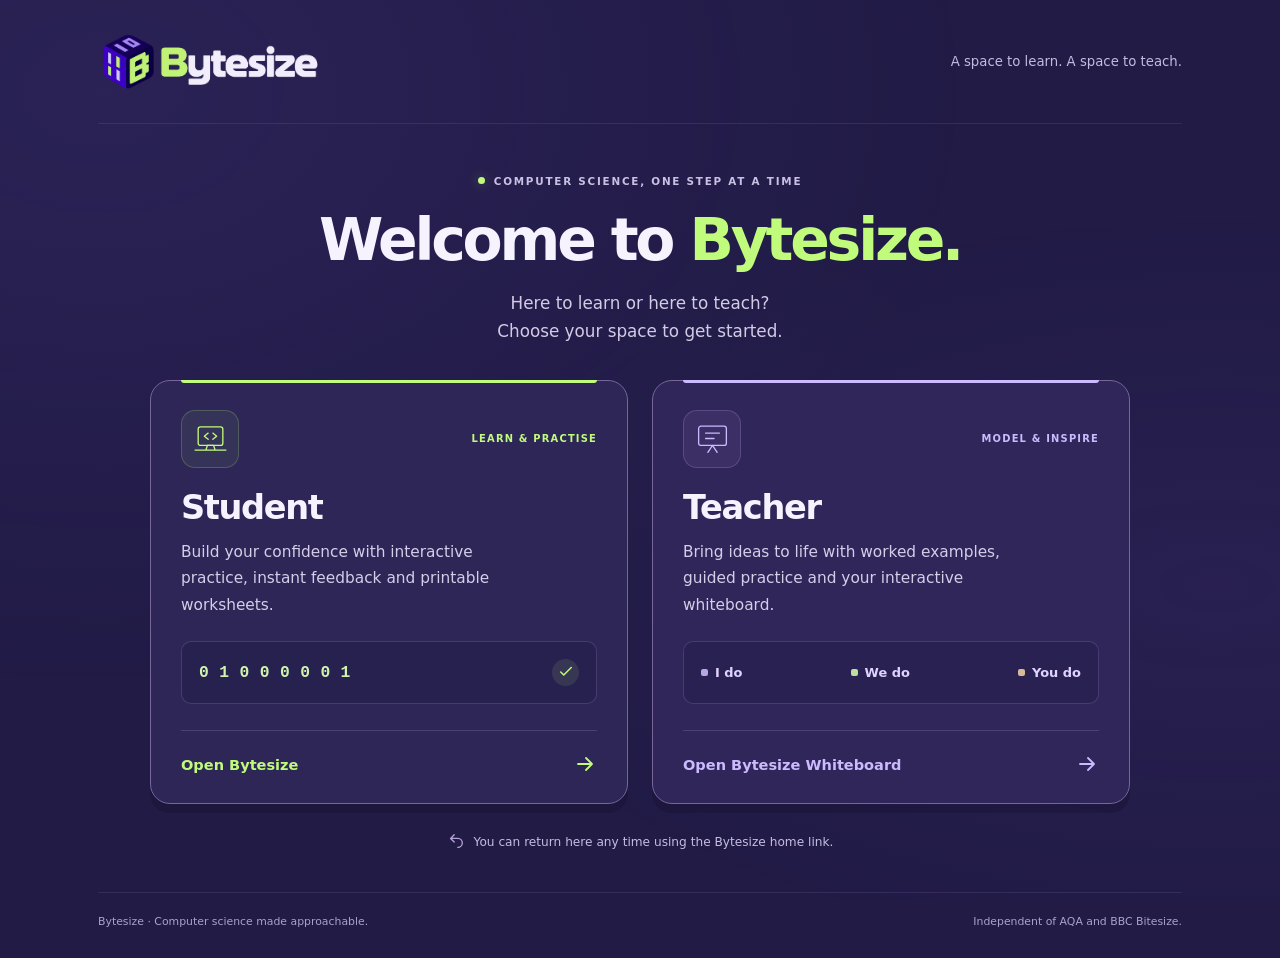
<file: index.html>
<!doctype html>
<html lang="en-GB">
<head>
  <meta charset="utf-8">
  <meta name="viewport" content="width=device-width, initial-scale=1">
  <meta name="theme-color" content="#211b46">
  <meta name="description" content="Welcome to Bytesize. Choose student practice or the Bytesize Whiteboard teacher workspace.">
  <title>Welcome to Bytesize | Students &amp; Teachers</title>
  <link rel="icon" href="favicon.svg" type="image/svg+xml">
  <link rel="stylesheet" href="home.css">
</head>
<body>
  <a class="skip-link" href="#choose">Skip to Student and Teacher choices</a>
  <div class="home-shell">
    <header class="masthead">
      <a class="brand" href="./index.html" aria-label="Bytesize home">
        <img src="assets/bytesize-logo.png" alt="Bytesize" width="2172" height="724">
      </a>
      <span class="header-note">A space to learn. A space to teach.</span>
    </header>

    <main id="choose">
      <section class="welcome" aria-labelledby="welcome-title">
        <p class="eyebrow"><span aria-hidden="true"></span> COMPUTER SCIENCE, ONE STEP AT A TIME</p>
        <h1 id="welcome-title">Welcome to <span>Bytesize.</span></h1>
        <p class="welcome-copy">Here to learn or here to teach?<br>Choose your space to get started.</p>
      </section>

      <nav class="choices" aria-label="Choose Student or Teacher">
        <a class="choice student" href="student/index.html" aria-labelledby="student-title student-action" aria-describedby="student-description">
          <div class="choice-top">
            <span class="choice-icon" aria-hidden="true">
              <svg viewBox="0 0 48 48" fill="none"><rect x="8" y="9" width="32" height="24" rx="3"/><path d="M4 39h40M18 39l2-6h8l2 6M21 17l-5 4 5 4M27 17l5 4-5 4"/></svg>
            </span>
            <span class="choice-label">LEARN &amp; PRACTISE</span>
          </div>
          <h2 id="student-title">Student</h2>
          <p id="student-description">Build your confidence with interactive practice, instant feedback and printable worksheets.</p>
          <div class="choice-preview student-preview" aria-hidden="true">
            <span class="binary">0 1 0 0 0 0 0 1</span>
            <span class="preview-check"><svg viewBox="0 0 24 24" fill="none"><path d="m5 12 4 4L19 6"/></svg></span>
          </div>
          <span class="choice-action"><span id="student-action">Open Bytesize</span><svg viewBox="0 0 24 24" fill="none" aria-hidden="true"><path d="M5 12h14m-6-6 6 6-6 6"/></svg></span>
        </a>

        <a class="choice teacher" href="teacher/index.html" aria-labelledby="teacher-title teacher-action" aria-describedby="teacher-description">
          <div class="choice-top">
            <span class="choice-icon" aria-hidden="true">
              <svg viewBox="0 0 48 48" fill="none"><rect x="6" y="8" width="36" height="25" rx="3"/><path d="M18 42l6-9 6 9M15 17h18M15 24h11"/></svg>
            </span>
            <span class="choice-label">MODEL &amp; INSPIRE</span>
          </div>
          <h2 id="teacher-title">Teacher</h2>
          <p id="teacher-description">Bring ideas to life with worked examples, guided practice and your interactive whiteboard.</p>
          <div class="choice-preview teacher-preview" aria-hidden="true">
            <span><i></i>I do</span><span><i></i>We do</span><span><i></i>You do</span>
          </div>
          <span class="choice-action"><span id="teacher-action">Open Bytesize Whiteboard</span><svg viewBox="0 0 24 24" fill="none" aria-hidden="true"><path d="M5 12h14m-6-6 6 6-6 6"/></svg></span>
        </a>
      </nav>

      <p class="return-note"><svg viewBox="0 0 20 20" fill="none" aria-hidden="true"><path d="M7 5 3 9l4 4M3 9h8a5 5 0 0 1 0 10" transform="translate(1 -3)"/></svg>You can return here any time using the Bytesize home link.</p>
    </main>

    <footer><span>Bytesize · Computer science made approachable.</span><span>Independent of AQA and BBC Bitesize.</span></footer>
  </div>
</body>
</html>
</file>
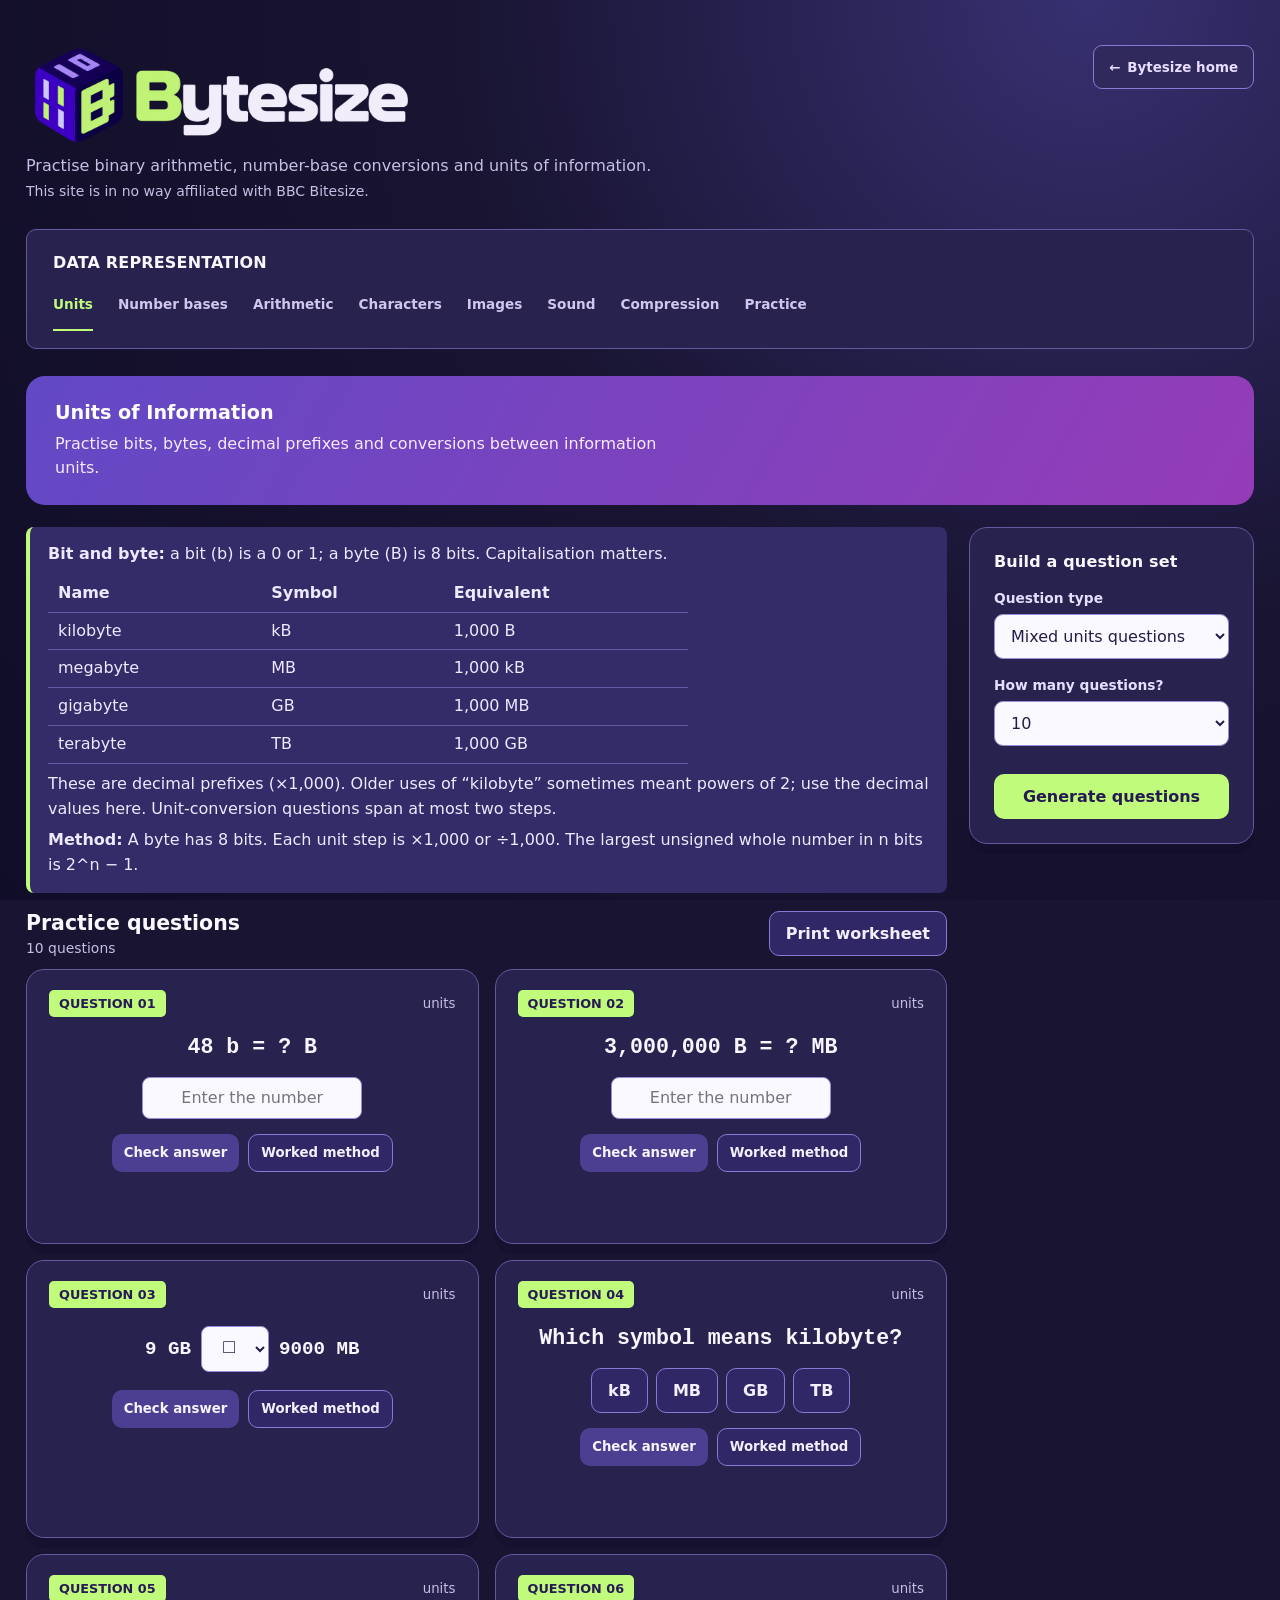
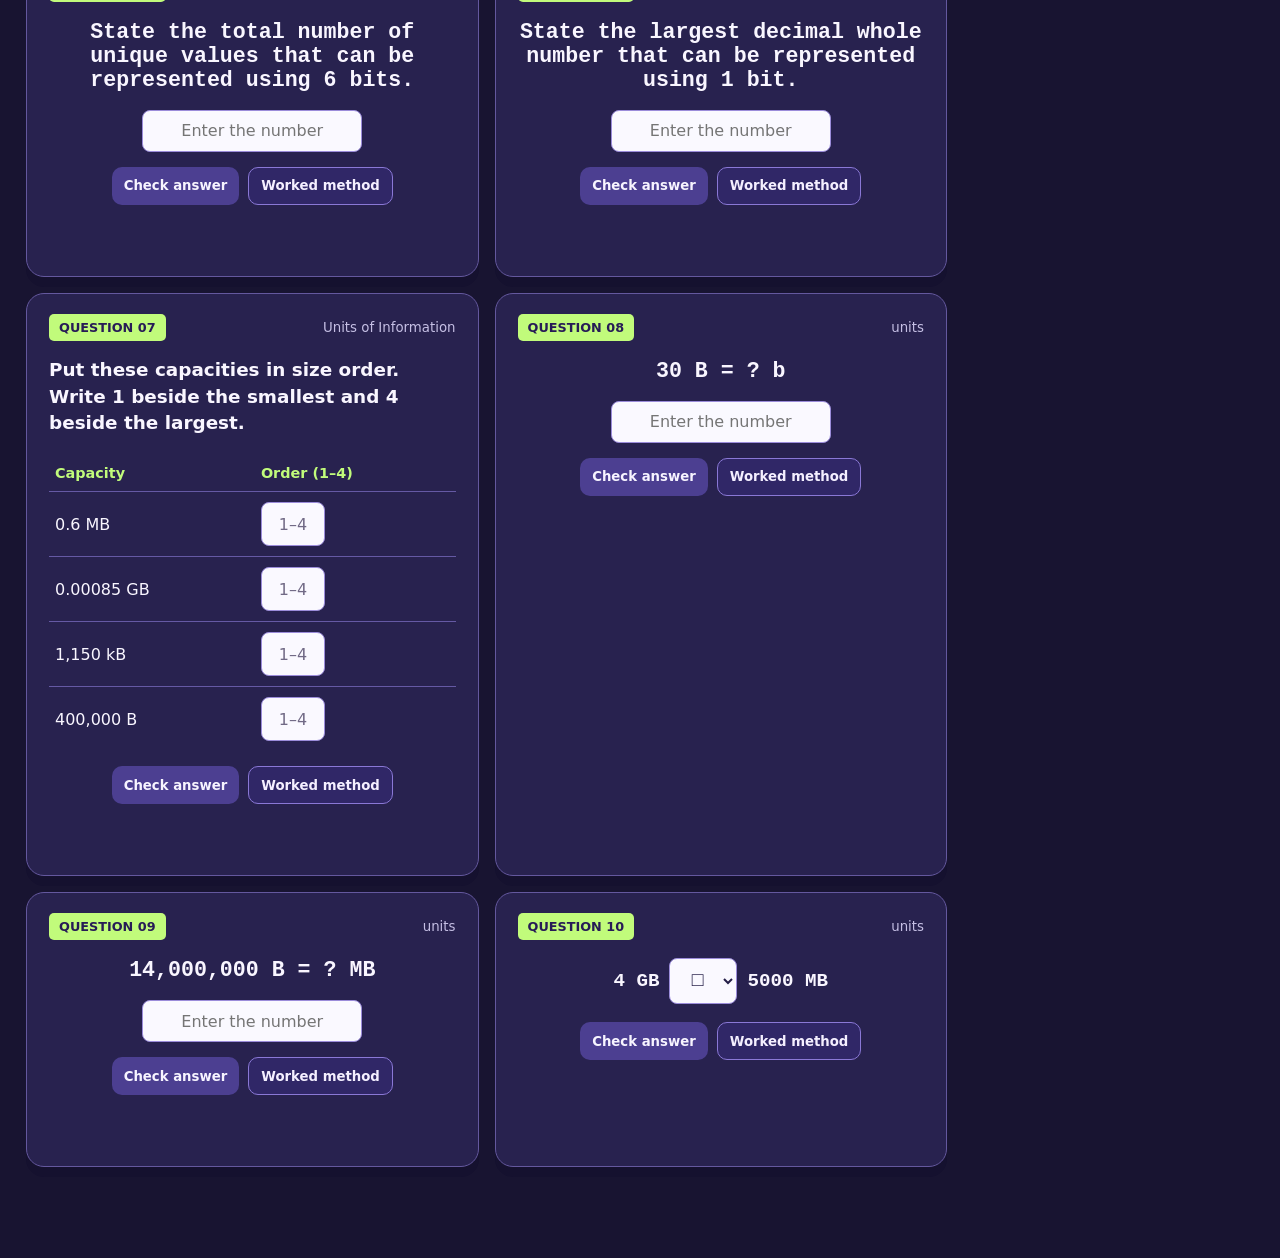
<file: student/index.html>
<!doctype html>
<html lang="en">
<head>
  <meta charset="utf-8">
  <meta name="viewport" content="width=device-width, initial-scale=1">
  <meta name="theme-color" content="#102b46">
  <meta name="description" content="Practise binary addition and logical binary shifts with up to eight bits, instant feedback and printable questions.">
  <title>Bytesize | Computer Science Practice</title>
  <link rel="icon" type="image/svg+xml" href="data:image/svg+xml,%3Csvg xmlns='http://www.w3.org/2000/svg' viewBox='0 0 64 64'%3E%3Crect width='64' height='64' rx='14' fill='%23102b46'/%3E%3Ctext x='10' y='43' font-family='monospace' font-size='29' font-weight='bold' fill='%2365d1d0'%3E01%3C/text%3E%3C/svg%3E">
  <style>
    :root{font-family:Inter,ui-sans-serif,system-ui,-apple-system,BlinkMacSystemFont,"Segoe UI",sans-serif;color:#19334a;background:#eef4f6;font-size:16px}*{box-sizing:border-box}body{margin:0}button,input,select{font:inherit}button{cursor:pointer}button:focus-visible,input:focus-visible,select:focus-visible{outline:3px solid #eb9d39;outline-offset:3px}.shell{max-width:1220px;margin:auto;padding:28px 28px 70px}.mast{display:flex;align-items:center;gap:20px;margin-bottom:24px}.mark{width:54px;height:54px;border-radius:14px;background:#102b46;color:#66d4d0;display:grid;place-items:center;font:700 19px ui-monospace,monospace;letter-spacing:-.08em}.mast h1{font-size:clamp(1.55rem,3vw,2.2rem);line-height:1.15;letter-spacing:-.035em;margin:0}.mast p{margin:4px 0 0;color:#526c7e}.workspace{display:grid;grid-template-columns:275px minmax(0,1fr);gap:22px;align-items:start}.panel,.question{background:#fff;border:1px solid #d6e3e8;border-radius:18px;box-shadow:0 8px 30px rgba(20,60,80,.045)}.panel{padding:24px;position:sticky;top:24px}.panel h2{font-size:1rem;margin:0 0 19px;letter-spacing:.01em}.field{display:block;margin:18px 0}.field span{display:block;font-size:.86rem;font-weight:700;margin-bottom:8px}.field select,.field input{width:100%;min-height:45px;padding:9px 12px;border:1px solid #a9c0ca;border-radius:9px;background:#fff;color:#19334a}.field small{display:block;color:#607787;font-size:.78rem;line-height:1.45;margin-top:6px}.button{border:0;border-radius:10px;padding:12px 16px;font-weight:700;min-height:45px}.primary{background:#126c82;color:#fff}.primary:hover{background:#0e5367}.secondary{background:#e4f2f5;color:#145d72}.secondary:hover{background:#d5e9ee}.outline{background:#fff;border:1px solid #b6cbd2;color:#175b6b}.actions{display:flex;flex-wrap:wrap;gap:9px}.panel .button{width:100%;margin-top:10px}.lesson .chips{display:flex;gap:4px;transform:rotate(-8deg);flex-shrink:0}.chips b{background:#65d1d0;color:#102b46;display:grid;place-items:center;width:27px;height:33px;border-radius:5px;font-family:ui-monospace,monospace}.set-head{display:flex;justify-content:space-between;align-items:end;gap:14px;margin:0 0 13px}.set-head h2{margin:0;font-size:1.28rem}.set-head p{margin:5px 0 0;color:#617a88;font-size:.87rem}.set-head .actions{justify-content:flex-end}.questions{display:grid;grid-template-columns:repeat(2,minmax(0,1fr));gap:16px}.question{padding:20px 22px}.q-top{display:flex;justify-content:space-between;align-items:center;margin-bottom:16px}.badge{color:#146a7e;background:#e4f4f6;padding:6px 10px;border-radius:8px;font-weight:800;font-size:.8rem}.q-top small{color:#667f8e}.calculation{max-width:330px;margin:auto;font:600 1.25rem/1.48 ui-monospace,SFMono-Regular,Menlo,Consolas,monospace;letter-spacing:.1em}.digits{display:grid;grid-template-columns:repeat(8,1fr);text-align:center}.operand{display:flex;align-items:center}.operator{width:29px;margin-left:-29px;color:#14758a}.sum-line{border-top:2px solid #207b92;margin:9px 0 12px}.answer-row{display:flex;align-items:center;gap:10px;justify-content:center}.answer{width:235px;max-width:100%;border:1.5px solid #9db8c2;border-radius:8px;padding:9px 12px;color:#16394f;background:#f9fcfd;letter-spacing:.18em;font:600 1.13rem ui-monospace,monospace;text-align:left}.addition-answer{text-align:right}.answer::placeholder{letter-spacing:.18em;color:#a4b8bf}.q-actions{display:flex;gap:9px;align-items:center;justify-content:center;margin-top:15px}.q-actions button{font-size:.83rem;min-height:38px;padding:8px 12px}.feedback{min-height:23px;text-align:center;font-size:.85rem;margin:11px 0 0;color:#536d7d}.feedback.good{color:#167552;font-weight:700}.feedback.bad{color:#a34032;font-weight:700}.tip{border-top:1px solid #e0eaee;padding-top:12px;margin:12px 0 0;font-size:.83rem;line-height:1.5;color:#345265}.empty{padding:30px;text-align:center;color:#607787}.status{position:fixed;bottom:18px;right:18px;background:#102b46;color:white;padding:11px 16px;border-radius:9px;box-shadow:0 7px 25px #102b4633;z-index:2;font-size:.85rem}.visually-hidden{position:absolute;width:1px;height:1px;padding:0;margin:-1px;overflow:hidden;clip:rect(0,0,0,0);white-space:nowrap;border:0}
    [hidden]{display:none!important}.topic-nav{display:flex;gap:8px;margin:0 0 22px;border-bottom:1px solid #cddde3}.topic-nav button{border:0;border-bottom:3px solid transparent;background:transparent;color:#526c7e;font-weight:700;padding:12px 18px;min-height:48px}.topic-nav button[aria-selected="true"]{color:#115e73;border-bottom-color:#126c82}.shift-example{font:700 1.18rem/1.7 ui-monospace,monospace;letter-spacing:.06em;white-space:nowrap}.shift-calculation{text-align:center;margin:8px auto 16px}.shift-calculation strong{display:block;font:700 1.35rem ui-monospace,monospace;letter-spacing:.12em;color:#173c52}.shift-calculation span{display:block;color:#426477;font-size:.87rem;margin-top:8px}.shift-note{background:#e8f4f6;border-left:4px solid #2e8496;border-radius:8px;padding:14px 17px;line-height:1.55;margin:18px 0}.shift-note strong{color:#124e62}.scenarios{margin-top:26px}.scenarios h2{font-size:1.25rem}.scenario{padding:17px 20px;margin:12px 0}.scenario p{margin:0 0 12px;line-height:1.5}.scenario label{display:block;margin:9px 0;cursor:pointer}.scenario input{margin-right:8px;accent-color:#126c82}.scenario .feedback{text-align:left;margin:9px 0 0}.shift-workspace .lesson{align-items:center}
    @media(max-width:900px){.workspace{grid-template-columns:1fr}.panel{position:static;display:grid;grid-template-columns:repeat(3,1fr);gap:0 14px}.panel h2,.panel .button{grid-column:1/-1}.lesson .chips{display:none}}@media(max-width:680px){.shell{padding:20px 15px 55px}.mast{gap:12px;flex-wrap:wrap}.mast>a{margin-left:0!important}.panel{display:block}.set-head{align-items:start;flex-direction:column}.set-head .actions{justify-content:start}.questions{grid-template-columns:1fr}.question{padding:19px 20px}.calculation{font-size:1.08rem}.operator{width:25px;margin-left:-25px}.answer{width:210px}.topic-nav button{flex:1;padding:10px 8px}}@media print{@page{size:A4;margin:14mm}body{background:white}.shell{max-width:none;padding:0}.mast{margin:0 0 12px}.mast>a,.mark,.panel,.lesson,.set-head .actions,.q-actions,.feedback,.tip,.status,.topic-nav,.scenarios,.shift-note{display:none!important}.workspace{display:block}.set-head{margin:0 0 9px}.questions{gap:8mm}.question{box-shadow:none;border:1px solid #adbfc5;break-inside:avoid;padding:13px 17px;border-radius:8px}.q-top{margin-bottom:10px}.answer{border:0;border-bottom:1px solid #879ca3;border-radius:0;background:none}.answer::placeholder{color:transparent}}

    .topic-choices{display:grid;gap:4px}.topic-choices label{display:flex;align-items:center;gap:9px;padding:8px 4px;cursor:pointer;line-height:1.3}.topic-choices input{width:18px;height:18px;flex:0 0 auto;accent-color:#126c82}.all-selection{gap:5px}.panel .all-selection .button{width:auto;flex:1;margin-top:9px;font-size:.82rem;padding:8px}
    .conversion-nav{flex-wrap:wrap;gap:2px 10px;margin-top:0;margin-bottom:22px}.conversion-nav button{font-size:.94rem;padding:12px 18px}.reference{background:#e8f4f6;border-left:4px solid #2e8496;border-radius:8px;padding:15px 18px;line-height:1.55;margin:0 0 18px}.reference p{margin:0 0 7px}.reference p:last-child{margin:0}.reference table{border-collapse:collapse;margin:8px 0;width:100%;max-width:640px}.reference th,.reference td{padding:6px 10px;border-bottom:1px solid #bbd5dd;text-align:left}.conversion-prompt{font:700 1.35rem ui-monospace,monospace;text-align:center;overflow-wrap:anywhere;margin:18px 0}.conversion-prompt span{display:block;font:400 .9rem Inter,ui-sans-serif,system-ui,sans-serif;color:#526c7e;margin:7px 0}.conversion-hint{color:#526c7e;text-align:center;margin:0 0 12px;font-size:.84rem}.unit-answer{width:100%;max-width:220px;min-height:42px;border:1px solid #9db8c2;border-radius:8px;text-align:center;background:#f9fcfd;color:#16394f}.unit-choices{display:flex;justify-content:center;gap:8px;flex-wrap:wrap}.unit-choices button{min-width:48px}.unit-choices button[aria-pressed="true"]{background:#126c82;color:#fff}.unit-card .answer-row{margin:12px 0}.unit-card .feedback{min-height:40px}
    @media(max-width:680px){.conversion-nav{gap:0 5px}.conversion-nav button{flex:1 1 auto;font-size:.94rem;padding:10px 8px}.reference{padding:13px}.reference table{font-size:.84rem}}
    @media print{.conversion-nav{display:none!important}.reference{border:0;padding:0;background:none}}
  
.preview-switch{display:flex;align-items:center;justify-content:space-between;gap:12px;flex-wrap:wrap;padding:10px max(18px,calc((100vw - 1360px)/2));font-size:.84rem;font-weight:700}.preview-switch nav{display:flex;gap:13px;flex-wrap:wrap}.preview-switch a{text-decoration:underline;text-underline-offset:3px}.preview-switch a:focus-visible{outline:3px solid #eb9d39;outline-offset:3px}@media print{.preview-switch{display:none!important}}

:root{color:#f6f5ff;background:#181431}body{background:radial-gradient(circle at 85% 0%,#373071 0,#181431 45%,#100d28 100%);background-attachment:fixed;min-height:100vh}.preview-switch{background:#100d27;color:#e6e1ff;border-bottom:1px solid #594c99}.preview-switch a{color:#baff70}.shell{max-width:1360px;padding:30px 26px 85px}.mast{margin-bottom:27px;gap:16px}.mast h1{font-size:clamp(2.2rem,4vw,3rem);color:#fcfaff;letter-spacing:-.06em}.mast p{color:#c5bfe4}.mark{background:#bcfa74;color:#231a48;border-radius:4px;transform:rotate(-4deg);box-shadow:6px 6px 0 #604fd0}.topic-nav{border:0;gap:8px;margin-bottom:27px}.conversion-nav button,.conversion-nav .topic-link{border:1px solid #695caf;border-radius:999px;min-height:42px;background:#2a2454;color:#e4dfff;padding:9px 17px;font-size:.91rem}.conversion-nav .topic-link{display:inline-flex;align-items:center;text-decoration:none;font-weight:700;white-space:nowrap}.conversion-nav .topic-link:hover{border-color:#c1fb7b}.topic-nav button[aria-selected=true]{color:#201844;background:#c1fb7b;border-color:#c1fb7b}.workspace{grid-template-columns:minmax(0,1fr) 285px;gap:22px}.workspace>aside{grid-column:2;grid-row:2}.workspace>main{grid-column:1;grid-row:2;min-width:0}.panel,.question{background:#28224f;border:1px solid #64589e;color:#f9f6ff;border-radius:18px;box-shadow:0 10px 0 rgba(12,8,41,.22)}.panel{top:20px}.panel h2,.set-head h2,.scenarios h2{color:#faf7ff}.field span{color:#e5dfff}.field small,.set-head p,.q-top small,.feedback,.tip{color:#c5bfe4}.lesson .chips b{background:#c1fb7b;color:#261b56}.badge{background:#c1fb7b;color:#271b56;border-radius:5px}.primary{background:#c1fb7b;color:#251a52}.primary:hover{background:#d8ffac}.secondary{background:#4c3f91;color:#f7f4ff}.outline{background:#302767;color:#f4efff;border-color:#8a78d6}.operator{color:#c7fc91}.sum-line{border-color:#c1fb7b}.reference,.shift-note{background:#342c69;border-left-color:#c1fb7b;color:#ede9ff}.reference th,.reference td{border-bottom-color:#6559a4}.conversion-prompt span,.shift-calculation span{color:#d0c7ee}.shift-calculation strong{color:#fff}.unit-choices button[aria-pressed=true]{background:#c1fb7b;color:#261b56}.tip{border-color:#6155a1}.answer,.unit-answer,.field input,.field select{background:#faf9ff;color:#241e47;border-color:#9b8cda}.topic-choices label{color:#f0eaff}.topic-choices input{accent-color:#c1fb7b}.status{background:#c1fb7b;color:#261b56}
@media(max-width:950px){.workspace{grid-template-columns:1fr}.workspace>aside,.workspace>main{grid-column:auto;grid-row:auto}}
@media(max-width:680px){.conversion-nav button{flex:1 1 auto}.shell{padding:20px 15px 55px}}
@media print{body,:root{background:white;color:#19334a}.preview-switch{display:none!important}.workspace{display:block}.panel,.question{background:white;color:#19334a;border-color:#adbfc5}}


.mast{display:block}.logo-heading{margin:0}.site-logo{display:block;width:clamp(250px,34vw,390px);height:auto;max-width:100%}.mast p{margin:-4px 0 0;color:#c5bfe4}@media(max-width:680px){.site-logo{width:min(310px,100%)}.mast p{margin-top:0}}@media print{.site-logo{display:none}.logo-heading::after{content:"Bytesize";display:block;font-size:1.5rem;color:#19334a}.mast p{color:#19334a}}
.mast .disclaimer{margin-top:7px;color:#c5bfe4;font-size:.875rem;line-height:1.4}

.rank-card{min-width:0}.rank-prompt{font-size:1.15rem;font-weight:700;line-height:1.45;margin:8px 0 18px}.rank-table{width:100%;border-collapse:collapse}.rank-table th,.rank-table td{padding:10px 6px;border-bottom:1px solid #6559a4;text-align:left}.rank-table th{color:#c1fb7b;font-size:.9rem}.rank-table tr:last-child td{border-bottom:0}.rank-table input{width:64px;max-width:100%;min-height:44px;text-align:center;background:#faf9ff;color:#241e47;border:1px solid #9b8cda;border-radius:8px}.rank-table input::placeholder{color:#716a86}@media(max-width:680px){.rank-table th,.rank-table td{padding:10px 5px}}
@media print{.rank-table input{border:0;border-bottom:1px solid #879ca3;border-radius:0;background:white}.rank-table input::placeholder{color:transparent}}

.answer-row:empty{display:none}.compare-line{display:flex;align-items:center;justify-content:center;gap:10px;flex-wrap:wrap;font:700 1.2rem ui-monospace,monospace}.compare-select{width:68px;min-height:46px;border:1px solid #9b8cda;border-radius:8px;background:#faf9ff;color:#241e47;text-align:center;font:700 1.2rem ui-monospace,monospace}.compare-line span{display:inline!important;margin:0!important;color:inherit!important;font:inherit!important}@media print{.compare-select{background:white;border:0;border-bottom:1px solid #879ca3;border-radius:0}}

/* Bitmap quiz inside the main, single-file experience. */
#bitmap-section .bitmap-layout{display:grid;grid-template-columns:minmax(0,1.08fr) minmax(340px,.92fr);gap:22px;align-items:start}#bitmap-section .panel{position:static;min-width:0;padding:22px}#bitmap-section .panel h2{font-size:1.3rem;margin:0 0 12px}#bitmap-section .image-head{display:flex;align-items:center;justify-content:space-between;gap:12px;flex-wrap:wrap}#bitmap-section .hint{color:#d0c7ee;line-height:1.5;margin:0 0 18px}#bitmap-section .pixel-stage{overflow:auto;max-width:100%;background:#342c69;border:1px solid #6559a4;border-radius:10px;padding:20px;text-align:center}#bitmap-section .pixel-frame{display:inline-block;position:relative;line-height:0;padding:0 0 24px 24px;margin:18px 0 0 4px}#bitmap-section .pixel-frame canvas{display:block;border:2px solid #c1fb7b;image-rendering:pixelated;max-width:none}#bitmap-section .axis{position:absolute;color:#ded5ff;font-size:14px;line-height:1;font-weight:700}#bitmap-section .axis.top{top:-15px;left:50%;transform:translateX(-50%)}#bitmap-section .axis.left{top:50%;left:-15px;transform:translateY(-50%) rotate(-90deg);white-space:nowrap}#bitmap-section .palette-wrap{margin-top:18px}#bitmap-section .palette-title{font-weight:700;margin:0 0 8px}#bitmap-section .palette-scroll{overflow-x:auto;max-width:100%}#bitmap-section .palette-table{border:1px solid #6559a4;border-collapse:collapse;width:max-content}#bitmap-section .palette-table td{padding:0;border-right:1px solid #6559a4}#bitmap-section .swatch{display:block;width:28px;height:28px}#bitmap-section .binary-hint{margin-top:18px}#bitmap-section .binary-hint summary{cursor:pointer;display:inline-block;border:2px solid #8a78d6;border-radius:9px;padding:11px 16px;font-weight:750;color:#f4efff;background:#302767}#bitmap-section .binary-hint summary:hover{background:#40347d}#bitmap-section .binary-hint summary:focus-visible{outline:3px solid #c1fb7b;outline-offset:3px}#bitmap-section .binary-grid-wrap{overflow:auto;max-width:100%;margin-top:12px;background:#342c69;padding:12px;border-radius:8px}#bitmap-section .binary-grid{display:grid;width:max-content;gap:1px;background:#6559a4;border:1px solid #6559a4}#bitmap-section .binary-cell{font-family:ui-monospace,SFMono-Regular,Consolas,monospace;font-size:13px;line-height:1.2;text-align:center;padding:7px 4px;min-width:34px;background:#faf9ff;color:#241e47}#bitmap-section .note{color:#d0c7ee;font-size:.96rem;line-height:1.5;margin:16px 0 0}#bitmap-section form{display:grid;gap:14px}#bitmap-section .question{background:#30295c;border:1px solid #6559a4;border-radius:12px;padding:15px;box-shadow:none}#bitmap-section .question label{display:block;font-weight:690;line-height:1.4;margin-bottom:10px}#bitmap-section .answer-line{display:flex;align-items:center;gap:9px}#bitmap-section .question input{width:130px;max-width:65%;border:2px solid #9b8cda;border-radius:8px;padding:10px 12px;font:inherit;font-size:1.1rem;background:#faf9ff;color:#241e47}#bitmap-section .question input:focus{outline:3px solid #c1fb7b;outline-offset:2px}#bitmap-section .unit{font-weight:650;color:#d0c7ee}#bitmap-section .feedback{min-height:0;margin:10px 0 0;line-height:1.45;font-weight:650;text-align:left}#bitmap-section .feedback:empty{display:none}#bitmap-section .correct{background:#204839;border-color:#75d6a5}#bitmap-section .correct .feedback{color:#b9f9d4}#bitmap-section .incorrect{background:#542d49;border-color:#eb9aaa}#bitmap-section .incorrect .feedback{color:#ffd1d9}#bitmap-section .actions{display:flex;flex-wrap:wrap;gap:10px;margin-top:6px}#bitmap-section button{font:inherit;font-weight:750;border-radius:9px;padding:12px 17px;cursor:pointer;min-height:46px}#bitmap-section button:focus-visible{outline:3px solid #c1fb7b;outline-offset:3px}#bitmap-section .primary{background:#c1fb7b;color:#251a52;border:2px solid #c1fb7b}#bitmap-section .primary:hover{background:#d8ffac}#bitmap-section .secondary{background:#302767;color:#f4efff;border:2px solid #8a78d6}#bitmap-section .secondary:hover{background:#40347d}#bitmap-section .summary{min-height:1.5em;font-weight:750;color:#c1fb7b;margin:15px 0 0}@media(max-width:820px){#bitmap-section .bitmap-layout{grid-template-columns:1fr}#bitmap-section .panel{padding:18px}#bitmap-section .pixel-stage{padding:12px}}@media print{#bitmap-section .panel{box-shadow:none}#bitmap-section .binary-hint{display:none}}

/* Clearly show completed answers across the entire card. */
.unit-card{transition:background-color .22s ease,border-color .22s ease,box-shadow .22s ease}.unit-card:has(.feedback.good){background:#214c43;border-color:#8ce7ae;box-shadow:0 9px 0 rgba(11,36,30,.3),0 0 0 1px rgba(167,255,198,.16)}.unit-card:has(.feedback.good) .feedback.good{color:#c7ffdc}.unit-card:has(.feedback.good) .q-top small{color:#d2f5de}@media print{.unit-card:has(.feedback.good){background:white;color:#19334a;border-color:#adbfc5;box-shadow:none}}

/* Keep the Full Practice controls reachable within a short viewport. */
@media (min-width:600px){#all-practice-section>aside.panel{max-height:calc(100dvh - 40px);overflow-y:auto;overscroll-behavior:contain;scrollbar-color:#8a78d6 #28224f;scrollbar-width:thin}#all-practice-section>aside.panel:focus-visible{outline:3px solid #c1fb7b;outline-offset:3px}}

/* Use the same whole-card success state across every practice topic. */
.question:has(> .feedback.good){background:#214c43;border-color:#8ce7ae;box-shadow:0 9px 0 rgba(11,36,30,.3),0 0 0 1px rgba(167,255,198,.16);color:#f4fff7;transition:background-color .22s ease,border-color .22s ease,box-shadow .22s ease}
.question:has(> .feedback.good) .feedback.good{color:#c7ffdc}
.question:has(> .feedback.good) .q-top small,.question:has(> .feedback.good) .conversion-prompt span,.question:has(> .feedback.good) .shift-calculation span,.question:has(> .feedback.good) .tip{color:#d2f5de}
@media print{.question:has(> .feedback.good){background:white;color:#19334a;border-color:#adbfc5;box-shadow:none}}
@media print{.question input::placeholder{color:transparent!important;opacity:0!important}}
.effect-prompt{font-size:1.04rem;line-height:1.55;margin:5px 0 20px}
.shift-direction-options{border:0;padding:0;margin:18px 0}.shift-direction-options legend{font-size:.86rem;font-weight:700;margin-bottom:8px}.shift-direction-options label{display:inline-flex;align-items:center;gap:6px;margin-right:18px;cursor:pointer}.shift-direction-options input{accent-color:#c1fb7b;width:18px;height:18px}

.bitmap-extra{margin-top:32px}.bitmap-extra h3{font-size:1.15rem;margin:0 0 12px}.bitmap-extra p{line-height:1.55}.bitmap-extra .set-head{margin-top:24px}.bitmap-extra select{font:inherit;padding:8px;border-radius:8px}.bitmap-extra textarea{width:100%;min-height:100px;font:inherit;padding:10px;border-radius:8px;background:#faf9ff;color:#241e47}.bitmap-extra .model-answer{margin-top:12px;line-height:1.55}.bitmap-extra pre{font-size:1rem;line-height:1.8;overflow:auto}.mini-pixel-grid{display:grid;grid-template-columns:repeat(6,36px);gap:2px;width:max-content;border:2px solid #9b8cda;background:#9b8cda;margin:16px 0}.mini-pixel-grid .pixel{width:36px;height:36px;padding:0!important;border:0!important;border-radius:0!important;min-height:36px!important}.mini-pixel-grid button:focus-visible{outline:3px solid #c1fb7b;outline-offset:2px;z-index:1}.code-key{display:flex;gap:14px;flex-wrap:wrap;margin:15px 0}.code-key span{display:inline-flex;align-items:center;gap:7px}.code-key i{width:25px;height:25px;border:1px solid #9b8cda}.encode-row{display:flex;align-items:center;gap:10px;margin:10px 0}.encode-row input{width:100%!important;max-width:100%!important;min-width:0}.bitmap-extra .question label{font-size:1rem}.bitmap-extra .correct{background:#214c43;border-color:#8ce7ae}@media(max-width:550px){.bitmap-extra .questions{grid-template-columns:1fr}.bitmap-extra .set-head{flex-direction:column;align-items:flex-start}}@media print{.bitmap-extra .set-head button,.bitmap-extra .q-actions,.bitmap-extra .model-answer{display:none!important}.bitmap-extra textarea::placeholder{color:transparent!important}.mini-pixel-grid .pixel{-webkit-print-color-adjust:exact;print-color-adjust:exact}.bitmap-extra .question{break-inside:avoid}}


#character-encoding-section{min-width:0}.encoding-intro{line-height:1.6;color:#ded5ff}.encoding-controls{margin:24px 0;display:flex;gap:12px;flex-wrap:wrap;align-items:center}.encoding-controls p{flex-basis:100%;font-weight:700;color:#c1fb7b}.encoding-sources{padding:18px;border:1px solid #6559a4;border-radius:12px;line-height:1.6}.encoding-sources a{color:#c1fb7b}.encoding-sources li{margin:10px 0}.encoding-card{min-width:0}.encoding-card h3{font-size:1.12rem;margin:0 0 12px}.encoding-card p{line-height:1.55}.encoding-card table{border-collapse:collapse;width:100%;margin:12px 0}.encoding-card th,.encoding-card td{padding:8px;border:1px solid #8a78d6;text-align:center}.encoding-card th{font-size:.9rem}.encoding-card input[type=text]{width:100%;min-width:0;max-width:100%;padding:10px;background:#faf9ff;color:#241e47;border:1px solid #9b8cda;border-radius:6px;font:inherit}.encoding-card label{display:block;margin:12px 0 6px}.encoding-card textarea{width:100%;min-height:115px;padding:10px;border-radius:8px;font:inherit;color:#241e47;background:#faf9ff}.encoding-card .marking{margin-top:15px;line-height:1.55}.encoding-card .marking label{display:flex;gap:9px;align-items:flex-start}.encoding-card .marking input{flex:none;margin-top:5px;accent-color:#c1fb7b}.encoding-card .q-actions{flex-wrap:wrap}.encoding-card .answer-key{font-size:.95rem;color:#d2f5de}.encoding-card code{font-size:1.05rem;overflow-wrap:anywhere}.encoding-card .encoding-table-wrap{overflow-x:auto}.encoding-card .feedback{min-height:1.5em}.encoding-card .q-top small{white-space:nowrap}.encoding-card .self-score{color:#c1fb7b;font-weight:700}.encoding-card .encoding-given{font-weight:700}
@media print{#character-encoding-section .encoding-controls,#character-encoding-section .encoding-sources,#character-encoding-section .marking,#character-encoding-section .self-score{display:none!important}#character-encoding-section textarea::placeholder{color:transparent!important}#character-encoding-section .encoding-intro{color:#19334a}#character-encoding-section .question{break-inside:avoid}#character-encoding-section textarea{border:1px solid #879ca3;min-height:100px}#character-encoding-section .questions{grid-template-columns:1fr}#character-encoding-section input{color:#19334a}}
.encoding-columns{display:grid;grid-template-columns:1fr 1fr;gap:16px}.encoding-columns h4{margin:10px 0}
</style>
<style>
@media print{
 #bitmap-section .panel{display:block!important;padding:12px;border:1px solid #adbfc5;break-inside:avoid}
 #bitmap-section .bitmap-layout,#bitmap-section .questions{display:block}
 #bitmap-section .panel,#bitmap-section .question{margin-bottom:6mm;background:white!important;color:#19334a!important;box-shadow:none}
 #bitmap-section .actions,#bitmap-section .q-actions,#bitmap-section #new-image,#bitmap-section .summary,#bitmap-section .binary-hint,#bitmap-section .model-answer{display:none!important}
 #bitmap-section .hint,#bitmap-section .note,#bitmap-section .unit,#bitmap-section .axis{color:#19334a}
 #bitmap-section .pixel-stage{overflow:visible;background:white;border-color:#adbfc5;padding:10px}
 #bitmap-section .pixel-frame canvas{max-width:100%;height:auto;border-color:#19334a}
 #bitmap-section .palette-scroll{overflow:visible}
 #bitmap-section .palette-table{width:100%}
 #bitmap-section .palette-table tr{display:flex;flex-wrap:wrap}
 #bitmap-section .swatch,#bitmap-section .code-key i,#bitmap-section .mini-pixel-grid{-webkit-print-color-adjust:exact;print-color-adjust:exact}
 #bitmap-section input,#bitmap-section textarea{background:white;color:#19334a;border:1px solid #879ca3}
 #bitmap-section input::placeholder,#bitmap-section textarea::placeholder{color:transparent!important;opacity:0!important}
 #bitmap-section .mini-pixel-grid .pixel{border:1px solid #879ca3!important}
 #bitmap-section #bitmap-draw-grid .pixel{background:white!important}
 #bitmap-section .bitmap-extra{break-before:page}
 #bitmap-section #bitmap-convert-heading{break-before:page;page-break-before:always;break-after:avoid-page}
}
</style>
<style>
#data-compression-section{color-scheme:dark;--bg:#211b46;--card:#30295c;--line:#695ba0;--text:#f6f3ff;--muted:#d0c7ee;--lime:#c1fb7b}#data-compression-section *{box-sizing:border-box}#data-compression-section{margin:0;background:var(--bg);color:var(--text)}#data-compression-section .compression-main{font:16px/1.55 system-ui,-apple-system,Segoe UI,sans-serif;max-width:1120px;margin:auto;padding:28px 24px 60px}#data-compression-section header{margin-bottom:24px}#data-compression-section .logo{width:260px;height:auto;display:block}#data-compression-section .eyebrow{font-size:14px;letter-spacing:.06em;text-transform:uppercase;color:var(--lime);font-weight:750}#data-compression-section .compression-main h2{font-size:1.35rem;margin:0 0 10px}#data-compression-section h3{font-size:1.1rem;margin:6px 0 12px}#data-compression-section .compression-main p{margin:8px 0 14px}#data-compression-section .muted{color:var(--muted)}#data-compression-section .toolbar{display:flex;gap:12px;flex-wrap:wrap;margin:22px 0 16px}#data-compression-section button,#data-compression-section select,#data-compression-section input,#data-compression-section textarea{font:inherit}#data-compression-section button{min-height:46px;padding:10px 17px;border:1px solid var(--line);border-radius:9px;cursor:pointer;background:#382e71;color:var(--text);font-weight:720}#data-compression-section button:hover{background:#493b90}#data-compression-section button.primary{background:var(--lime);color:#241b48;border-color:var(--lime)}#data-compression-section button.primary:hover{background:#dcffb0}#data-compression-section :focus-visible{outline:3px solid var(--lime);outline-offset:3px}#data-compression-section a{color:var(--lime)}#data-compression-section .summary{border:1px solid var(--line);border-radius:10px;padding:14px 18px;color:var(--muted)}#data-compression-section .page{margin-top:32px}#data-compression-section .section-title{display:flex;align-items:center;gap:13px;margin-bottom:14px}#data-compression-section .section-title .number{background:var(--lime);color:#241b48;width:36px;height:36px;border-radius:8px;text-align:center;line-height:36px;font-weight:800}#data-compression-section .section-title h2{margin:0}#data-compression-section .grid{display:grid;grid-template-columns:1fr 1fr;gap:18px}#data-compression-section .question,#data-compression-section .figure{background:var(--card);border:1px solid var(--line);border-radius:14px;padding:22px;margin-bottom:18px;min-width:0}#data-compression-section .question.correct{background:#204839;border-color:#80d7a1}#data-compression-section .q-top{display:flex;justify-content:space-between;gap:10px;font-size:14px;color:var(--muted);font-weight:750;margin-bottom:10px}#data-compression-section .tag{color:var(--lime)}#data-compression-section label{display:block;margin:10px 0 6px;font-weight:600}#data-compression-section input[type=text],#data-compression-section input[type=number],#data-compression-section select,#data-compression-section textarea{border:1px solid #ac9cdd;border-radius:7px;color:#261f45;background:#faf9ff;padding:10px 12px;max-width:100%;min-height:44px}#data-compression-section input.short{width:135px}#data-compression-section input.wide{width:100%;font-family:ui-monospace,monospace}#data-compression-section textarea{width:100%;min-height:95px;resize:vertical}#data-compression-section .field{margin-bottom:12px}#data-compression-section .actions{display:flex;flex-wrap:wrap;gap:10px;margin-top:16px}#data-compression-section .feedback{font-weight:700;margin-top:12px}#data-compression-section .feedback:empty{display:none}#data-compression-section .feedback.good{color:#c7ffdc}#data-compression-section .feedback.bad{color:#ffccdb}#data-compression-section details{margin-top:14px}#data-compression-section summary{cursor:pointer;font-weight:700}#data-compression-section details label{font-weight:400;display:flex;gap:10px;align-items:baseline}#data-compression-section input[type=checkbox]{width:19px;height:19px;accent-color:var(--lime)}#data-compression-section .model{color:var(--muted);line-height:1.6}#data-compression-section .working{min-height:70px}#data-compression-section .figure{background:#292253}#data-compression-section .figure-title{font-weight:750;margin-bottom:8px}#data-compression-section .tree{display:block;width:100%;max-width:720px;margin:0 auto;height:auto}#data-compression-section .tree line{stroke:#c3b4ee;stroke-width:2.5}#data-compression-section .tree circle{fill:#392f6b;stroke:#ac9cdd;stroke-width:2}#data-compression-section .tree rect.node{fill:var(--lime);stroke:#d3ffad;stroke-width:2}#data-compression-section .tree text{font:700 24px system-ui;text-anchor:middle;dominant-baseline:middle;fill:#f6f3ff}#data-compression-section .tree text.leaf{fill:#251d46}#data-compression-section .tree rect.edge-bg{fill:#292253}#data-compression-section .tree .edge{fill:#fff;font-size:24px}#data-compression-section .tree-note{font-size:14px;color:var(--muted);margin:8px 0 0}#data-compression-section .table-wrap{overflow:auto}#data-compression-section table{border-collapse:collapse;width:100%;margin:12px 0}#data-compression-section th,#data-compression-section td{padding:10px 12px;border:1px solid var(--line);text-align:left}#data-compression-section th{background:#3b316e;font-weight:750}#data-compression-section td input{width:100%;min-width:65px}#data-compression-section code,#data-compression-section .bits{font-family:ui-monospace,monospace;word-break:break-all}#data-compression-section .bits{display:block;background:#211b46;border:1px solid var(--line);border-radius:8px;padding:12px 15px;letter-spacing:.09em;font-size:1.15rem}#data-compression-section .inline-fields{display:flex;gap:16px;flex-wrap:wrap}#data-compression-section .inline-fields .field{flex:1;min-width:140px}#data-compression-section .source-note{font-size:14px;margin-top:30px;color:var(--muted)}#data-compression-section .print-only{display:none}#data-compression-section .print-line{display:none}#data-compression-section .step{font-size:14px;color:var(--muted)}#data-compression-section .print-head{display:none}#data-compression-section .dual{display:grid;grid-template-columns:1.35fr 1fr;gap:20px;align-items:start}#data-compression-section .notice{font-size:14px;color:var(--muted)}@media(max-width:700px){#data-compression-section .compression-main{padding:20px 15px 45px}#data-compression-section .grid,#data-compression-section .dual{grid-template-columns:1fr}#data-compression-section .question,#data-compression-section .figure{padding:17px}#data-compression-section th,#data-compression-section td{padding:8px}#data-compression-section .toolbar button{flex:1}#data-compression-section .tree{min-width:340px}#data-compression-section .figure{overflow:auto}}@media print{@page compression-sheet{size:A4;margin:13mm}#data-compression-section *{-webkit-print-color-adjust:exact;print-color-adjust:exact}#data-compression-section{background:white;color:#182a39;font-size:10pt;line-height:1.35}#data-compression-section .compression-main{max-width:none;padding:0}#data-compression-section header,#data-compression-section .toolbar,#data-compression-section .summary,#data-compression-section .actions,#data-compression-section .feedback,#data-compression-section .marking,#data-compression-section .source-note,#data-compression-section .notice,#data-compression-section .screen-only{display:none!important}#data-compression-section .print-only,#data-compression-section .print-head{display:block}#data-compression-section .print-head{border-bottom:1.5px solid #263a4a;padding-bottom:4mm;margin-bottom:5mm}#data-compression-section .print-head h1{font-size:18pt;margin:0 0 3mm}#data-compression-section .print-head p{margin:2mm 0}#data-compression-section .page{margin:0;break-before:page;page-break-before:always}#data-compression-section .page:first-of-type{break-before:auto;page-break-before:auto}#data-compression-section .section-title{margin:0 0 4mm}#data-compression-section .section-title h2{font-size:14pt}#data-compression-section .section-title .number{background:white;color:#182a39;border:1px solid #53626c;width:27px;height:27px;line-height:25px}#data-compression-section .grid{display:block}#data-compression-section .question,#data-compression-section .figure{background:white!important;color:#182a39;border:1px solid #a5b0b6;box-shadow:none;border-radius:5px;padding:3mm 4mm;margin:0 0 4mm;break-inside:avoid}#data-compression-section .q-top,#data-compression-section .tag,#data-compression-section .muted,#data-compression-section .tree-note,#data-compression-section .step{color:#354a56}#data-compression-section .q-top{font-size:9pt;margin-bottom:2mm}#data-compression-section h3{font-size:11pt;margin:1mm 0 2mm}#data-compression-section .compression-main p{margin:2mm 0 3mm}#data-compression-section label{margin:2mm 0 1mm}#data-compression-section input,#data-compression-section textarea,#data-compression-section select{display:none!important}#data-compression-section .print-line{display:block;min-height:8mm;border-bottom:1px solid #8899a3;width:100%}#data-compression-section .field .print-line{max-width:100%}#data-compression-section .written-lines{height:23mm;background:repeating-linear-gradient(to bottom,transparent 0,transparent 7mm,#b7c1c7 7mm,#b7c1c7 7.2mm)}#data-compression-section .working-lines{height:15mm;background:repeating-linear-gradient(to bottom,transparent 0,transparent 7mm,#b7c1c7 7mm,#b7c1c7 7.2mm)}#data-compression-section .field{margin-bottom:2mm}#data-compression-section .inline-fields{gap:5mm}#data-compression-section .inline-fields .field{min-width:0}#data-compression-section .tree{min-width:0;max-height:55mm;max-width:100%}#data-compression-section .tree line{stroke:#435967}#data-compression-section .tree circle{fill:white;stroke:#435967}#data-compression-section .tree rect.node{fill:white;stroke:#435967}#data-compression-section .tree text,#data-compression-section .tree text.leaf,#data-compression-section .tree .edge{fill:#182a39}#data-compression-section .tree rect.edge-bg{fill:white}#data-compression-section .bits{background:white;color:#182a39;border-color:#9eafb9;padding:2mm 3mm;font-size:11pt;margin:2mm 0}#data-compression-section table{margin:2mm 0}#data-compression-section th,#data-compression-section td{border-color:#9eafb9;padding:2mm 3mm}#data-compression-section th{background:#eef1f3}#data-compression-section .dual{grid-template-columns:1.3fr 1fr;gap:5mm}#data-compression-section .figure{padding:2mm 3mm}#data-compression-section .figure-title{margin-bottom:1mm}#data-compression-section .page-footer{text-align:right;font-size:9pt;margin-top:2mm}#data-compression-section .select-options{font-size:9pt}#data-compression-section .page-three .question{margin-bottom:5mm}#data-compression-section .page:last-of-type .tree{max-height:45mm}#data-compression-section .page:last-of-type .working-lines{height:8mm}}#data-compression-section .choices{border:0;padding:0;margin:15px 0}#data-compression-section .choices legend{font-weight:650;margin-bottom:8px}#data-compression-section .choice{position:relative;display:flex;gap:12px;align-items:center;font-weight:400;border:1px solid var(--line);padding:12px;border-radius:8px;cursor:pointer}#data-compression-section .choice input{position:absolute;opacity:0;width:1px;height:1px}#data-compression-section .lozenge{display:inline-block;flex:0 0 28px;width:28px;height:16px;border:2px solid #c1b2e9;border-radius:50%;background:transparent}#data-compression-section .choice input:checked+.lozenge{background:var(--lime);border-color:var(--lime)}#data-compression-section .choice:has(input:focus-visible){outline:3px solid var(--lime);outline-offset:2px}#data-compression-section .choice b{min-width:16px}#data-compression-section .choice .print-only{display:none}@media print{#data-compression-section .choices{margin:3mm 0}#data-compression-section .choice{padding:2mm;border:0;border-radius:0;break-inside:avoid;margin:1mm 0;gap:3mm}#data-compression-section .choice input:checked+.lozenge,#data-compression-section .lozenge{background:white!important;border:1.5px solid #182a39!important;flex-basis:7mm;width:7mm;height:4mm}#data-compression-section .choices legend .print-only{display:inline}#data-compression-section .choice b{min-width:4mm}}#data-compression-section .tree rect.node.missing-node{fill:#ffce78;stroke:#ffe7b7;stroke-width:3;stroke-dasharray:5 3}@media print{#data-compression-section .tree rect.node.missing-node{fill:#fff0d0;stroke:#182a39;stroke-width:3;stroke-dasharray:5 3}}
#data-compression-section .compression-main{max-width:none;padding:0 0 32px}#data-compression-section{background:transparent}#data-compression-section .feedback{text-align:left}#data-compression-section .question{box-shadow:none}#data-compression-section .choices{min-width:0}
@media print{#data-compression-section{page:compression-sheet}body:has(#data-compression-section:not([hidden])) .mast{display:none!important}#data-compression-section .compression-main{padding:0}#data-compression-section .question .feedback{display:none!important}}

</style><style>#sound-section{--sound-lime:#c1fb7b;--sound-teal:#6de0ef;--sound-border:#7467a8}#sound-section h2{margin:0 0 8px}#sound-section p:not(.lesson p){line-height:1.55}#sound-section .sound-lab{background:#292353;border:1px solid var(--sound-border);border-radius:14px;padding:24px;margin-bottom:30px}#sound-section .sound-lab-layout{display:grid;grid-template-columns:minmax(230px,.8fr) minmax(0,1.8fr);gap:28px}#sound-section .sound-sliders label{display:flex;justify-content:space-between;gap:12px;font-weight:750;flex-wrap:wrap}#sound-section output{color:var(--sound-lime)}#sound-section input[type=range]{display:block;width:100%;accent-color:var(--sound-lime);margin:16px 0;min-height:28px;cursor:pointer}#sound-section .sound-sliders p{font-size:14px;color:#d0c7ee;margin:0 0 24px}#sound-section .sound-graph-wrap{background:#211b46;border:1px solid var(--sound-border);border-radius:10px;overflow:auto;padding:8px}#sound-section #sound-wave{width:100%;min-width:450px;display:block}#sound-section svg text{font:16px system-ui;fill:#eee7ff}#sound-section .sound-gridline{stroke:#5e538a;stroke-width:1}#sound-section .sound-axis{stroke:#b6a9df;stroke-width:1.5}#sound-section .sound-line{fill:none;stroke:var(--sound-teal);stroke-width:2.5}#sound-section .sound-stem{stroke:#c1fb7b;stroke-width:1.2;opacity:.65}#sound-section .sound-dot{fill:#c1fb7b;stroke:#211b46;stroke-width:1}#sound-section .sound-legend{display:flex;gap:20px;flex-wrap:wrap;font-size:14px;margin-top:12px}#sound-section .sound-legend span{display:flex;gap:8px;align-items:center}#sound-section .sound-legend i{display:inline-block;width:22px;height:4px}#sound-section .sound-analogue{background:var(--sound-teal)}#sound-section .sound-digital{background:var(--sound-lime)}#sound-section .sound-note{color:#d0c7ee;font-size:14px}#sound-section .sound-timeline,#sound-section .sound-size-track{height:16px;background:#171331;border:1px solid #7467a8;border-radius:4px;margin:8px 0}#sound-section #sound-duration-fill{height:100%;background:var(--sound-lime)}#sound-section .sound-timeline-labels{display:flex;justify-content:space-between;font-size:13px;color:#d0c7ee}#sound-section .sound-results{display:grid;grid-template-columns:1fr 1fr 1.4fr;gap:15px;margin-top:24px}#sound-section .sound-results>div{background:#342c68;border:1px solid var(--sound-border);border-radius:10px;padding:16px}#sound-section .sound-results span{display:block;color:#d0c7ee;font-size:14px}#sound-section .sound-results strong{display:block;font-size:1.5rem;color:var(--sound-lime);margin:6px 0;overflow-wrap:anywhere}#sound-section .sound-formula{padding:18px 0}#sound-section .sound-formula strong{font-size:1.15rem}#sound-section .sound-formula p{font-size:14px;margin:8px 0}#sound-section .sound-compare{display:grid;grid-template-columns:1fr 1fr;gap:0 20px}#sound-section .sound-compare>p{grid-column:1/-1}#sound-section .sound-size-track span{display:block;height:100%;background:#ae9ceb}#sound-section #sound-current-bar{background:var(--sound-lime)}#sound-section .sound-controls label{display:inline-flex;align-items:center;gap:10px}#sound-section select{font:inherit;padding:9px;border-radius:8px}#sound-section .sound-question-page{display:grid;grid-template-columns:1fr 1fr;gap:18px;margin-bottom:18px}#sound-section .sound-card{padding:22px;background:#30295c;border:1px solid var(--sound-border);border-radius:14px;min-width:0}#sound-section .sound-card.correct{background:#204839;border-color:#80d7a1}#sound-section .sound-card h3{font-size:1.1rem;margin:8px 0 12px}#sound-section .sound-qtop{display:flex;justify-content:space-between;gap:12px;font-size:14px;font-weight:750;color:#d0c7ee}#sound-section .sound-card label{display:block;margin:12px 0 6px;font-weight:600}#sound-section .sound-card input[type=text],#sound-section textarea{width:100%;font:inherit;min-height:44px;padding:10px;border:1px solid #9b8cda;border-radius:8px;background:#faf9ff;color:#241e47}#sound-section textarea{min-height:80px;resize:vertical}#sound-section .sound-q-actions{display:flex;gap:8px;flex-wrap:wrap;margin-top:18px}#sound-section .sound-feedback{font-weight:700;margin:10px 0 0;color:#ffd1d9}#sound-section .correct .sound-feedback{color:#c7ffdc}#sound-section .sound-feedback:empty{display:none}#sound-section .sound-choice{display:flex!important;align-items:center;gap:10px!important;font-weight:400!important;border:1px solid #7568a6;padding:10px;border-radius:8px;cursor:pointer;position:relative}#sound-section .sound-choice input{position:absolute;opacity:0;width:1px;height:1px}#sound-section .sound-lozenge{display:block;flex:0 0 24px;width:24px;height:14px;border:2px solid #c2b5e7;border-radius:50%}#sound-section .sound-choice input:checked+.sound-lozenge{background:var(--sound-lime);border-color:var(--sound-lime)}#sound-section .sound-choice:has(input:focus-visible){outline:3px solid var(--sound-lime);outline-offset:2px}#sound-section fieldset{border:0;padding:0;margin:12px 0;min-width:0}#sound-section legend{font-size:14px}#sound-section .sound-card svg{width:100%;height:auto;display:block;max-height:230px}#sound-section .sound-card .sound-dot{fill:#c1fb7b}#sound-section .sound-print-head,#sound-section .sound-print-blank,#sound-section .sound-print-working{display:none}#sound-section button:focus-visible,#sound-section input:focus-visible{outline:3px solid var(--sound-lime);outline-offset:3px}
@media(max-width:850px){#sound-section .sound-lab-layout{grid-template-columns:1fr}#sound-section .sound-results{grid-template-columns:1fr}#sound-section .sound-lab{padding:18px}#sound-section .sound-question-page{grid-template-columns:1fr}#sound-section .sound-compare{grid-template-columns:1fr}}
@media print{@page sound-sheet{size:A4;margin:13mm}body:has(#sound-section:not([hidden])){page:sound-sheet;min-height:0;margin:0}body:has(#sound-section:not([hidden])) .shell{page:sound-sheet;margin:0;padding:0;max-width:none}#sound-section{page:sound-sheet;color:#182a39;break-before:auto;page-break-before:auto}body:has(#sound-section:not([hidden])) .mast{display:none!important}#sound-section .sound-lab,#sound-section .sound-controls,#sound-score,#sound-section .sound-practice-note,#sound-section .sound-q-actions,#sound-section .sound-feedback{display:none!important}#sound-section .sound-question-page{display:grid;grid-template-columns:1fr 1fr;gap:5mm;break-before:page;margin:0}#sound-section #sound-questions{break-before:auto;page-break-before:auto}#sound-section .sound-question-page:first-child{break-before:auto;page-break-before:auto}#sound-section .sound-print-head{display:block;grid-column:1/-1;border-bottom:1px solid #182a39;padding-bottom:3mm;margin-bottom:2mm;font-size:10pt}#sound-section .sound-print-head h2{font-size:17pt}#sound-section .sound-card{background:white!important;color:#182a39;border:1px solid #8899a3;border-radius:4px;padding:4mm;break-inside:avoid;font-size:10pt}#sound-section .sound-card p{line-height:1.4;margin:2mm 0 3mm}#sound-section .sound-card h3{font-size:11pt;margin:2mm 0}#sound-section .sound-qtop{color:#354a56;font-size:9pt}#sound-section .sound-card input,#sound-section .sound-card textarea{display:none!important}#sound-section .sound-card label{margin:3mm 0 1mm}#sound-section .sound-print-blank{display:block;border-bottom:1px solid #899ba6;height:8mm}#sound-section .sound-print-working{display:block;height:18mm;background:repeating-linear-gradient(to bottom,transparent 0,transparent 8mm,#b7c1c7 8mm,#b7c1c7 8.2mm)}#sound-section .sound-choice{border:0;padding:2mm 0;gap:3mm!important;font-size:10pt}#sound-section .sound-choice input:checked+.sound-lozenge,#sound-section .sound-lozenge{background:white!important;border:1.5px solid #182a39!important}#sound-section svg text{fill:#182a39}#sound-section .sound-gridline{stroke:#c6cdd3}#sound-section .sound-axis{stroke:#182a39}#sound-section .sound-dot,#sound-section .sound-card .sound-dot{fill:#182a39;stroke:#182a39}#sound-section .sound-stem{stroke:#536672}#sound-section svg{max-height:48mm}#sound-section .sound-note{color:#354a56}}
</style><style>
#data-compression-section .table-wrap td,#data-compression-section .table-wrap th{padding:7px 10px}
#data-compression-section .table-wrap .field{margin:0}
#data-compression-section .table-wrap .field label{position:absolute;width:1px;height:1px;padding:0;margin:-1px;overflow:hidden;clip-path:inset(50%);white-space:nowrap}
#data-compression-section .table-wrap input{min-height:36px;padding:6px 8px;max-width:130px}
@media print{
 #data-compression-section .page{break-before:auto;page-break-before:auto;margin:0}
 #data-compression-section .page:not(:first-of-type) .print-head,#data-compression-section .page-footer{display:none!important}
 #data-compression-section .section-title{margin:3mm 0 2mm;break-after:avoid}
 #data-compression-section .question,#data-compression-section .figure{padding:2mm 3mm;margin-bottom:2.5mm}
 #data-compression-section .tree{max-height:42mm}
 #data-compression-section .table-wrap th,#data-compression-section .table-wrap td{padding:1.3mm 2mm}
 #data-compression-section .table-wrap .print-line{min-height:5mm;height:5mm}
 #data-compression-section .working-lines{height:10mm}
 #data-compression-section .field{margin-bottom:1mm}
 #data-compression-section .inline-fields{gap:3mm}
 #data-compression-section .choice{padding:1mm 0;margin:0}
 #data-compression-section .question h3{margin:1mm 0}
}
</style><style>
#bitmap-section .bitmap-topic-controls{display:flex;align-items:center;gap:10px;flex-wrap:wrap;max-width:100%}#bitmap-topic{max-width:100%;min-height:44px;background:#faf9ff;color:#241e47;border:1px solid #9b8cda}#bitmap-topic:focus-visible{outline:3px solid #c1fb7b;outline-offset:3px}#bitmap-section [hidden]{display:none!important}
@media print{#bitmap-section .bitmap-topic-controls{display:none!important}#bitmap-section.bitmap-conversions-only #bitmap-convert-heading{break-before:auto;page-break-before:auto}}
</style><link rel="stylesheet" href="../hub-nav.css">
<link rel="stylesheet" href="practice-questions.css?v=bytesize-v27">
<link rel="stylesheet" href="worked-methods.css">
<link rel="stylesheet" href="number-chain.css">
<link rel="stylesheet" href="topic-intro.css">
<script src="worked-methods.js?v=bytesize-v27"></script>
<link rel="stylesheet" href="topic-menu.css">
</head>
<body>
<div class="shell">
  <header class="mast hub-student-header"><div><h1 class="logo-heading"><img class="site-logo" src="bytesize-logo.png" alt="Bytesize" width="2172" height="724"></h1><p>Practise binary arithmetic, number-base conversions and units of information.</p><p class="disclaimer">This site is in no way affiliated with BBC Bitesize.</p></div><a class="hub-return hub-return-student" href="../index.html" aria-label="Back to Bytesize Student and Teacher selection"><span aria-hidden="true">←</span> Bytesize home</a></header>
  <section id="student-topic-menu" class="student-topic-menu" aria-label="Data representation practice menu">
    <div class="student-topic-menu-label">DATA REPRESENTATION</div>
    <nav id="student-topic-groups" class="student-topic-groups" aria-label="Data representation topic groups">
      <button type="button" id="topic-group-units" data-topic-group="units" aria-pressed="true" aria-controls="units-section">Units</button>
      <button type="button" id="topic-group-bases" data-topic-group="bases" aria-pressed="false" aria-controls="binary-decimal-section binary-hex-section hex-binary-section hex-decimal-section decimal-hex-section">Number bases</button>
      <button type="button" id="topic-group-arithmetic" data-topic-group="arithmetic" aria-pressed="false" aria-controls="addition-section shifts-section">Arithmetic</button>
      <button type="button" id="topic-group-characters" data-topic-group="characters" aria-pressed="false" aria-controls="character-encoding-section">Characters</button>
      <button type="button" id="topic-group-images" data-topic-group="images" aria-pressed="false" aria-controls="bitmap-section">Images</button>
      <button type="button" id="topic-group-sound" data-topic-group="sound" aria-pressed="false" aria-controls="sound-section">Sound</button>
      <button type="button" id="topic-group-compression" data-topic-group="compression" aria-pressed="false" aria-controls="data-compression-section rle-section">Compression</button>
      <button type="button" id="topic-group-practice" data-topic-group="practice" aria-pressed="false" aria-controls="number-chain-section all-practice-section">Practice</button>
    </nav>
    <nav class="topic-nav conversion-nav student-activity-menu" role="tablist" aria-label="Units activities" hidden><button type="button" id="units-tab" aria-controls="units-section" aria-selected="true" role="tab" tabindex="0">Units of Information</button><button type="button" id="binary-decimal-tab" aria-controls="binary-decimal-section" aria-selected="false" role="tab" tabindex="-1" hidden>Binary Whole Numbers</button><button type="button" id="binary-hex-tab" aria-controls="binary-hex-section" aria-selected="false" role="tab" tabindex="-1" hidden>Binary to Hex</button><button type="button" id="hex-binary-tab" aria-controls="hex-binary-section" aria-selected="false" role="tab" tabindex="-1" hidden>Hex to Binary</button><button type="button" id="hex-decimal-tab" aria-controls="hex-decimal-section" aria-selected="false" role="tab" tabindex="-1" hidden>Hex to Decimal</button><button type="button" id="decimal-hex-tab" aria-controls="decimal-hex-section" aria-selected="false" role="tab" tabindex="-1" hidden>Decimal to Hex</button><button type="button" id="addition-tab" aria-controls="addition-section" aria-selected="false" role="tab" tabindex="-1" hidden>Binary Addition</button><button type="button" id="shifts-tab" aria-controls="shifts-section" aria-selected="false" role="tab" tabindex="-1" hidden>Binary Shifts</button><button type="button" id="number-chain-tab" aria-controls="number-chain-section" aria-selected="false" role="tab" tabindex="-1" hidden>Number Chain</button><button type="button" id="all-practice-tab" aria-controls="all-practice-section" aria-selected="false" role="tab" tabindex="-1" hidden>Full Practice Set</button><button type="button" id="character-encoding-tab" aria-controls="character-encoding-section" aria-selected="false" role="tab" tabindex="-1" hidden>Character Encoding</button><button type="button" id="bitmap-tab" aria-controls="bitmap-section" aria-selected="false" role="tab" tabindex="-1" hidden>Bitmap Images</button><button type="button" id="sound-tab" aria-controls="sound-section" aria-selected="false" role="tab" tabindex="-1" hidden>Sound</button><button type="button" id="data-compression-tab" aria-controls="data-compression-section" aria-selected="false" role="tab" tabindex="-1" hidden>Huffman Compression</button><button type="button" id="rle-tab" aria-controls="rle-section" aria-selected="false" role="tab" tabindex="-1" hidden>Run Length Encoding</button></nav>
  </section>
  <div class="workspace" id="addition-section" hidden>
    <section class="lesson"><div><h2>Binary Addition</h2><p><strong>Start at the right.</strong> 1 + 1 = 10: write 0 and carry 1. &nbsp; 1 + 1 + 1 = 11: write 1 and carry 1. Add any carry in the next column. Enter all 8 answer bits from right to left, including leading zeros.</p></div><div class="chips" aria-hidden="true"><b>0</b><b>0</b><b>1</b><b>0</b><b>1</b><b>1</b><b>0</b><b>1</b></div></section>
    <aside class="panel" aria-label="Question settings">
      <h2>Build a question set</h2>
      <label class="field"><span>Numbers to add</span><select id="mode"><option value="mixed">Mixed: two and three</option><option value="2" selected>Two numbers</option><option value="3">Three numbers</option></select></label>
      <label class="field"><span>How many questions?</span><select id="count"><option>6</option><option selected>10</option><option>15</option><option>20</option></select></label>
      <label class="field" hidden><span>Question code</span><input id="seed" type="text" inputmode="numeric" pattern="[0-9]*" maxlength="10" aria-describedby="seed-help"><small id="seed-help">Use the same code to get the same questions again.</small></label>
      <button class="button primary" id="generate">Generate questions</button>
    </aside>
    <main>
      <div class="set-head"><div><h2>Your questions</h2><p id="set-info"></p></div><div class="actions"><button class="button outline" id="print">Print worksheet</button></div></div>
      <div id="questions" class="questions" aria-live="polite"></div>
    </main>
  </div>
  <div class="workspace shift-workspace" id="shifts-section" hidden>
    <section class="lesson"><div><h2>Binary Shifts</h2><p><strong>Move each bit, then fill empty places with 0.</strong> A logical shift left by 1 doubles a number (×2). A logical shift right by 1 halves it (÷2) when it divides exactly. Each extra place doubles or halves again. Practise shifts of up to 6 places; every answer fits in 8 bits and uses a whole number.</p></div><div class="shift-example" aria-hidden="true">00010100<br>← 1<br>00101000</div></section>
    <aside class="panel" aria-label="Binary shift question settings">
      <h2>Build a shift set</h2>
      <label class="field"><span>Question type</span><select id="shift-type"><option value="mixed">Mixed question types</option><option value="shift" selected>Logical shift</option><option value="shift-effect">Arithmetic effect</option></select></label>
      <fieldset class="shift-direction-options"><legend>Logical shift directions</legend><label><input id="shift-left" type="checkbox" checked> Left</label><label><input id="shift-right" type="checkbox"> Right</label></fieldset>
      <label class="field"><span>How many questions?</span><select id="shift-count"><option selected>6</option><option>10</option><option>15</option></select></label>
      <label class="field" hidden><span>Question code</span><input id="shift-seed" type="text" inputmode="numeric" pattern="[0-9]*" maxlength="10" aria-describedby="shift-seed-help"><small id="shift-seed-help">Use the same code to get the same questions again.</small></label>
      <button class="button primary" id="shift-generate">Generate shift questions</button>
    </aside>
    <main>
      <div class="shift-note"><strong>When is a shift useful?</strong> To double a game score or halve an even quantity, use one place. To multiply or divide by 4, use two places. Bits moved off the edge are discarded; empty positions become 0.</div>
      <div class="set-head"><div><h2>Shift practice</h2><p id="shift-info">Logical shifts only · 8 bits · whole-number results</p></div><div class="actions"><button class="button outline" id="shift-print">Print worksheet</button></div></div>
      <div id="shift-questions" class="questions" aria-live="polite"></div>
    </main>
  </div>
  <div id="conversion-pages"></div>
<section id="number-chain-section" aria-labelledby="number-chain-heading" hidden>
<section class="lesson"><div><h2 id="number-chain-heading">Number Chain</h2><p>Start with a conversion, then follow a changing mix of number tasks. Choose an optional ASCII or bitmap finish.</p></div></section>
<div id="number-chain-game"></div>
</section>
<section id="character-encoding-section" hidden>
<section class="lesson"><div><h2>Character Encoding</h2><p>Apply character tables, calculate code sequences and explain encoding choices.</p></div></section>
<section class="student-bank-practice" id="character-practice" data-bank-group="characters" aria-label="Character encoding practice"></section>


</section>
<section id="rle-section" hidden>
<section class="lesson"><div><h2>Run Length Encoding (RLE)</h2><p>Count consecutive runs to encode binary data, then decode count/value pairs to rebuild it.</p></div></section>
<div class="reference"><p><strong>Count first, value second.</strong> For example, <code>00011</code> becomes <code>(3, 0) (2, 1)</code>. Combine only adjacent identical values.</p></div>
<section class="student-bank-practice" id="rle-practice" data-bank-group="rle" aria-label="Run length encoding practice"></section>
</section>
<section id="bitmap-section" hidden>
<section class="lesson"><div><h2>Bitmap Images</h2><p>Look at the image, count its pixels and work out how many bits it uses.</p></div></section>
<div class="set-head"><h2>Bitmap worksheet</h2><div class="actions"><button type="button" class="button primary" id="bitmap-generate">Generate new worksheet</button><button type="button" class="button outline" id="bitmap-print">Print worksheet</button></div></div><div class="bitmap-layout">
<section class="panel" aria-labelledby="image-heading">
<div class="image-head"><h2 id="image-heading">Your image</h2><button type="button" class="secondary" id="new-image">New Image</button></div>
<p class="hint">Each coloured square is one pixel. Count across for the width and down for the height.</p>
<div class="pixel-stage"><div class="pixel-frame"><span class="axis top">Width →</span><span class="axis left">Height →</span><canvas id="bitmap" role="img" aria-label="Generated bitmap image with a visible grid"></canvas></div></div>
<div class="palette-wrap"><p class="palette-title" id="palette-title">Colours in this image</p><div class="palette-scroll" role="region" aria-label="Colours shown in this image" tabindex="0"><table class="palette-table" aria-labelledby="palette-title"><tbody><tr id="palette-row"></tr></tbody></table></div></div><details class="binary-hint" id="binary-hint"><summary>Show binary hint</summary><p class="note">Each group gives the binary value for one pixel in the same position as the image above. The digits per group show the colour depth.</p><div class="binary-grid-wrap"><div class="binary-grid" id="binary-grid"></div></div></details>
</section>
<section class="panel" aria-labelledby="questions-heading">
<h2 id="questions-heading">Your answers</h2>
<form id="quiz" novalidate>
<div class="question" id="q-pixels"><label for="pixels">1. How many pixels are there in this image?</label><div class="answer-line"><input id="pixels" type="number" inputmode="numeric" min="0" step="1" required><span class="unit">pixels</span></div><p class="feedback" aria-live="polite"></p></div>
<div class="question" id="q-depth"><label for="depth">2. What is the minimum colour depth needed for this complete palette?</label><div class="answer-line"><input id="depth" type="number" inputmode="numeric" min="0" step="1" required><span class="unit">bits per pixel</span></div><p class="feedback" aria-live="polite"></p></div>
<div class="question" id="q-total"><label for="total">3. Calculate the total number of bits used to represent this image.</label><div class="answer-line"><input id="total" type="number" inputmode="numeric" min="0" step="1" required><span class="unit">bits</span></div><p class="feedback" aria-live="polite"></p></div>
<div class="question" id="q-bytes"><label for="bytes">4. State the file size in bytes.</label><div class="answer-line"><input id="bytes" type="number" inputmode="numeric" min="0" step="1" required><span class="unit">bytes</span></div><p class="feedback" aria-live="polite"></p></div>
<div class="actions"><button class="primary" type="submit">Check Answers</button></div><p class="summary" id="summary" aria-live="polite"></p>
</form>
</section>
</div>
<section class="bitmap-extra" aria-labelledby="bitmap-extra-title">
<div class="set-head"><div><h2 id="bitmap-extra-title">Bitmap skills practice</h2><p>File-size comparisons and binary pixel patterns</p></div><div class="bitmap-topic-controls"><label for="bitmap-topic">Question topic</label><select id="bitmap-topic"><option value="all">All bitmap skills</option><option value="size">File-size comparisons</option><option value="pixels">Changing the number of pixels</option><option value="depth">Changing colour depth</option><option value="conversions">Both pixel conversions</option><option value="draw">Binary data to a bitmap</option><option value="encode">A bitmap to binary data</option></select><button class="button outline" id="bitmap-extra-new" type="button">Generate questions</button></div></div>
<p class="note" id="bitmap-size-note">For file-size calculations, use width × height × colour depth. Ignore compression and metadata.</p>
<div id="bitmap-size-questions" class="questions"></div>
<div class="set-head" id="bitmap-convert-heading"><h2>Convert pixels and binary data</h2><label>Colour depth <select id="bitmap-convert-depth"><option value="1">1 bit: 2 colours</option><option value="2">2 bits: 4 colours</option><option value="3">3 bits: 8 colours</option><option value="4">4 bits: 16 colours</option></select></label></div>
<p class="note" id="bitmap-convert-note">Read each row from left to right, starting at the top. Use the colour key for each question.</p><div id="bitmap-code-key" class="code-key"></div>
<div class="questions"><article class="question" id="bitmap-draw-card"><h3>Binary data to a bitmap</h3><p>Draw the image represented by these rows. Click or tap each pixel to cycle through the colours. Use Enter or Space on a focused pixel.</p><pre id="bitmap-draw-data"></pre><div class="mini-pixel-grid" id="bitmap-draw-grid"></div><div class="q-actions"><button class="button secondary" id="bitmap-draw-check" type="button">Check image</button><button class="button outline" id="bitmap-draw-reset" type="button">Clear image</button><button class="button outline" id="bitmap-draw-new" type="button">Generate new question</button></div><p class="feedback" role="status"></p></article>
<article class="question" id="bitmap-encode-card"><h3>A bitmap to binary data</h3><p>Write the binary data for each row of this image. Spaces between pixels are optional.</p><div class="mini-pixel-grid" id="bitmap-encode-grid" role="img" aria-label="Bitmap to encode using the colour key"></div><div id="bitmap-encode-rows"></div><div class="q-actions"><button class="button secondary" id="bitmap-encode-check" type="button">Check binary data</button><button class="button outline" id="bitmap-encode-clear" type="button">Clear lines</button><button class="button outline" id="bitmap-encode-new" type="button">Generate new question</button></div><p class="feedback" role="status"></p></article></div>
</section>
</section>
  <div class="workspace" id="all-practice-section" hidden>
    <section class="lesson"><div><h2>Full practice set</h2><p>Mix questions on units, number bases, binary arithmetic, images, sound, compression and ASCII. Every number-base question stays within 0–255.</p></div></section>
    <aside class="panel" aria-label="Full practice set settings" tabindex="0"><h2>Choose topics</h2><div id="all-practice-topics" class="topic-choices"></div><div class="actions all-selection"><button class="button outline" type="button" id="all-select">Select all</button><button class="button outline" type="button" id="all-clear">Clear</button></div><label class="field"><span>Questions in the set</span><select id="all-count"><option>10</option><option selected>20</option><option>30</option><option>40</option></select></label><label class="field" hidden><span>Question code</span><input id="all-seed" type="text" inputmode="numeric" pattern="[0-9]*" maxlength="10" aria-describedby="all-seed-help"><small id="all-seed-help">Keep this code and your topic choices to repeat the set.</small></label><button class="button primary" id="all-generate" type="button">Generate full set</button></aside>
    <main><div class="set-head"><div><h2>Practice questions</h2><p id="all-info"></p></div><div class="actions"><button class="button outline" id="all-print" type="button">Print worksheet</button></div></div><div class="questions" id="all-questions" aria-live="polite"></div></main>
  </div>
<section id="sound-section" hidden>
<section class="lesson"><div><h2>Representing sound</h2><p>Explore how a continuous sound signal becomes digital data, then practise sampling and file-size calculations.</p></div></section>
<section class="sound-lab" aria-labelledby="sound-lab-title"><div class="set-head"><div><h2 id="sound-lab-title">Sound sampling lab</h2><p>Change one setting at a time and watch what happens.</p></div><button class="button outline" id="sound-reset-lab" type="button">Reset settings</button></div>
<div class="sound-lab-layout"><div class="sound-sliders">
<label for="sound-rate">Sampling rate <output id="sound-rate-label" for="sound-rate"></output></label><input type="range" id="sound-rate" min="1000" max="48000" step="1000" value="8000"><p>Samples taken each second. More samples give more measurements along the time axis.</p>
<label for="sound-resolution">Sample resolution <output id="sound-resolution-label" for="sound-resolution"></output></label><input type="range" id="sound-resolution" min="2" max="8" step="1" value="8"><p>Bits used for each sample. More bits allow finer amplitude measurements.</p>
<label for="sound-duration">Duration <output id="sound-duration-label" for="sound-duration"></output></label><input type="range" id="sound-duration" min="1" max="90" step="1" value="10"><p>How long the recording lasts. A longer recording contains more samples.</p>
<button class="button outline" id="sound-save-comparison" type="button">Use these settings for comparison</button>
</div><div><div class="sound-graph-wrap"><svg id="sound-wave" viewBox="0 0 760 300" role="img" aria-labelledby="sound-wave-title sound-wave-desc"></svg></div><div class="sound-legend"><span><i class="sound-analogue"></i>Analogue signal</span><span><i class="sound-digital"></i>Stored sample amplitudes</span></div><p id="sound-wave-note" class="sound-note"></p><p class="sound-note">This graph shows the first <strong>2 milliseconds</strong> (0.002 seconds). It stays the same width when duration changes. The points show stored values, not a reconstructed sound wave.</p><div class="sound-timeline" aria-hidden="true"><div id="sound-duration-fill"></div></div><div class="sound-timeline-labels"><span>0 seconds</span><span>45 seconds</span><span>90 seconds</span></div></div></div>
<div class="sound-results" aria-live="polite" aria-atomic="true"><div><span>Total samples</span><strong id="sound-total-samples"></strong></div><div><span>Possible amplitude levels</span><strong id="sound-levels"></strong></div><div><span>Uncompressed size</span><strong id="sound-size-bits"></strong><span id="sound-size-bytes"></span></div></div>
<div class="sound-formula"><strong id="sound-formula"></strong><p>File size (bits) = sampling rate × sample resolution × duration</p></div><div class="sound-compare"><div><span id="sound-baseline-label"></span><div class="sound-size-track"><span id="sound-baseline-bar"></span></div></div><div><span id="sound-current-label"></span><div class="sound-size-track"><span id="sound-current-bar"></span></div></div><p id="sound-comparison" role="status"></p></div>
<p class="sound-note">All calculations use one channel (mono), uncompressed data and no file header or metadata. 8 bits = 1 byte.</p></section>
<div class="set-head sound-controls"><div><h2>Sound practice</h2><p>Definitions, sample diagrams, calculations and changing recording settings.</p></div><div class="actions"><label for="sound-count">Questions <select id="sound-count"><option selected>12</option><option>18</option><option>24</option></select></label><button type="button" class="button primary" id="sound-generate">Generate new questions</button><button type="button" class="button outline" id="sound-print">Print worksheet</button></div></div>
<p class="sound-note sound-practice-note">Use file size (bits) = rate × resolution × seconds. All recordings are mono and uncompressed; ignore headers and metadata. Give numbers only in answer boxes. Decimals are allowed where needed.</p><p id="sound-score" role="status" aria-live="polite"></p><div id="sound-questions"></div>
</section>

<section id="data-compression-section" hidden>
<section class="lesson"><div><h2>Huffman Compression</h2><p>Explain compression, follow Huffman trees and calculate the bits saved.</p></div></section>
<div class="compression-main"><header><div class="toolbar"><button class="primary" id="compression-generate">Generate new assessment</button><button id="compression-print">Print worksheet</button><button id="compression-clear">Clear answers</button></div><p class="notice">Each new assessment changes the scenarios, trees and data. Printing produces a blank worksheet for the current questions.</p><div class="summary" id="compression-score" role="status" aria-live="polite"></div></header><div id="compression-assessment"></div></div></section>
</div>
<div id="status" class="status" role="status" hidden>
</div>
<script>
(() => {
  const $ = id => document.getElementById(id);
  const state = {questions:[]};
  const bit = n => n.toString(2).padStart(8,'0');
  function rng(seed){let x=(seed>>>0)||1;return ()=>{x^=x<<13;x^=x>>>17;x^=x<<5;return (x>>>0)/4294967296}}
  function valid(nums){if(nums.reduce((a,b)=>a+b,0)>255)return false;let carry=0;for(let bit=0;bit<8;bit++){let column=carry+nums.reduce((total,n)=>total+((n>>bit)&1),0);if(column>3)return false;carry=column>>1}return carry===0}
  function question(rand,number){for(let attempt=0;attempt<10000;attempt++){const nums=Array.from({length:number},()=>1+Math.floor(rand()*255));if(valid(nums))return nums}throw new Error('Could not generate a question')}
  function code(){return String(Math.floor(Math.random()*900000000)+100000000)}
  function toast(message){const el=$('status');el.textContent=message;el.hidden=false;clearTimeout(toast.timer);toast.timer=setTimeout(()=>el.hidden=true,2800)}
  function build(){let seed=$('seed').value.trim();if(!/^\d{1,10}$/.test(seed)){toast('Enter a question code using digits only.');$('seed').focus();return}let rand=rng(Number(seed));let mode=$('mode').value;let count=Number($('count').value);state.questions=Array.from({length:count},(_,i)=>question(rand,mode==='mixed'?(i%2?3:2):Number(mode)));render();$('set-info').textContent=`${count} questions · answers fit in 8 bits`;{const url=new URL(location.href);url.searchParams.set('code',seed);url.searchParams.set('mode',mode);url.searchParams.set('count',String(count));history.replaceState(null,'',url)}}
  function render(){const host=$('questions');host.replaceChildren();state.questions.forEach((nums,i)=>{const card=document.createElement('article');card.className='question';card.dataset.methodKind='addition';const total=nums.reduce((a,b)=>a+b,0);const rows=nums.map((n,j)=>`<div class="operand"><span class="operator">${j?'+':''}</span><span class="digits">${[...bit(n)].map(b=>`<span>${b}</span>`).join('')}</span></div>`).join('');card.innerHTML=`<div class="q-top"><span class="badge">QUESTION ${String(i+1).padStart(2,'0')}</span><small>${nums.length} numbers</small></div><div class="calculation">${rows}<div class="sum-line"></div><div class="answer-row"><label class="visually-hidden" for="answer-${i}">Question ${i+1} answer in binary, exactly 8 bits</label><input class="answer addition-answer" id="answer-${i}" inputmode="numeric" pattern="[01]{8}" maxlength="8" autocomplete="off" placeholder="00000000" aria-describedby="feedback-${i}"></div></div><div class="q-actions"><button class="button secondary check">Check answer</button><button class="button outline method-help" aria-expanded="false">Worked method</button></div><p class="feedback" id="feedback-${i}" role="status"></p><div class="tip student-method-body" hidden></div>`;const input=card.querySelector('input');const feedback=card.querySelector('.feedback');const tip=card.querySelector('.tip');card.querySelector('.check').addEventListener('click',()=>{const value=input.value.trim();if(!/^[01]{8}$/.test(value)){feedback.className='feedback bad';feedback.textContent='Enter exactly 8 binary digits (0 and 1 only), including leading zeros.';return}const correct=parseInt(value,2)===total;feedback.className='feedback '+(correct?'good':'bad');feedback.textContent=correct?`Correct! ${bit(total)}`:'Not quite. Start at the right and check each carry.'});input.addEventListener('keydown',e=>{if(e.key==='Enter')card.querySelector('.check').click()});input.addEventListener('beforeinput',e=>{if(e.inputType==='insertText'){e.preventDefault();if(!/^[01]$/.test(e.data||''))return;if(input.value.length<8)input.value=e.data+input.value}else if(e.inputType==='deleteContentBackward'||e.inputType==='deleteContentForward'){e.preventDefault();input.value=input.selectionStart===0&&input.selectionEnd===input.value.length?'':input.value.slice(1)}});input.addEventListener('paste',e=>{e.preventDefault();const value=e.clipboardData.getData('text').trim();if(/^[01]{8}$/.test(value))input.value=value;else{feedback.className='feedback bad';feedback.textContent='Paste exactly 8 binary digits (0 and 1 only).'}});card.querySelector('.method-help').addEventListener('click',()=>globalThis.BytesizeMethods.toggle(card));host.append(card)})}
  $('generate').addEventListener('click',()=>{$('seed').value=code();build()});$('seed').addEventListener('keydown',e=>{if(e.key==='Enter')build()});$('print').addEventListener('click',()=>window.print());
  const shiftState={questions:[]};
  function shiftQuestion(rand,direction){
    const places=1+Math.floor(rand()*6),factor=2**places;
    const number=direction==='left'?1+Math.floor(rand()*Math.floor(255/factor)):factor*(1+Math.floor(rand()*Math.floor(255/factor)));
    return {number,places,direction,result:direction==='left'?number*factor:number/factor};
  }
  function shiftPracticeQuestion(rand,direction,kind,i){
    // Shift practice is independent of the units question catalogue.
    if(kind==='shift-effect'&&i%2===0){
      const places=1+Math.floor(rand()*6),factor=2**places,operation=direction==='left'?'multiply':'divide';
      return {kind:'shift-effect',operation,factor,prompt:`State the arithmetic effect of applying a ${direction} binary shift of ${['','one','two','three','four','five','six'][places]} to a binary number. Assume no significant bits are discarded and the result is a whole number.`,answer:`${operation} by ${factor}`,explain:`A ${direction} shift by ${places} ${places===1?'place':'places'} ${operation==='multiply'?'multiplies':'divides'} by 2^${places} = ${factor}.`};
    }
    if(kind==='shift-effect'){
      const left=1+Math.floor(rand()*6),right=1+Math.floor(rand()*6),difference=left-right,operation=difference>=0?'multiply':'divide',factor=2**Math.abs(difference);
      return {kind:'shift-effect',operation,factor,prompt:`State the arithmetic effect of applying a left binary shift of ${['','one','two','three','four','five','six'][left]} followed by a right binary shift of ${['','one','two','three','four','five','six'][right]} to a binary number. Assume no significant bits are discarded and the result is a whole number.`,answer:difference===0?'no change':`${operation} by ${factor}`,explain:`Left by ${left} multiplies by ${2**left}; right by ${right} divides by ${2**right}. Overall: ${difference===0?'no change':`${operation} by ${factor}`}.`};
    }
    return {kind:'shift',...shiftQuestion(rand,direction)};
  }
  function buildShifts(){
    const seed=$('shift-seed').value.trim();if(!/^\d{1,10}$/.test(seed)){toast('Enter a question code using digits only.');$('shift-seed').focus();return}
    const rand=rng(Number(seed)),directions=['left','right'].filter(d=>$(`shift-${d}`).checked),type=$('shift-type').value,count=Number($('shift-count').value);
    if(!directions.length){toast('Select Left, Right or both.');return}
    const mixedTypes=['shift','shift-effect','shift','shift-effect'];
    shiftState.questions=Array.from({length:count},(_,i)=>shiftPracticeQuestion(rand,directions[i%directions.length],type==='mixed'?mixedTypes[i%mixedTypes.length]:type,i));
    renderShifts();$('shift-info').textContent=`${count} questions · logical shifts · 8 bits`;
    const url=new URL(location.href);url.searchParams.set('shiftcode',seed);url.searchParams.set('shiftmode',directions.length===2?'mixed':directions[0]);url.searchParams.set('shifttype',type);url.searchParams.set('shiftcount',String(count));history.replaceState(null,'',url);
  }
  function renderShifts(){
    const host=$('shift-questions');host.replaceChildren();
    shiftState.questions.forEach((q,i)=>{
      const card=document.createElement('article');card.className='question';card.dataset.methodKind=q.kind==='shift-effect'?'shift-effect':'logical-shift';
      if(q.kind==='shift-effect'){
        card.innerHTML=`<div class="q-top"><span class="badge">QUESTION ${String(i+1).padStart(2,'0')}</span><small>arithmetic effect</small></div><p class="effect-prompt">${q.prompt}</p><div class="answer-row"><label class="visually-hidden" for="shift-answer-${i}">Question ${i+1} arithmetic effect</label><input class="unit-answer" id="shift-answer-${i}" autocomplete="off" spellcheck="false" placeholder="e.g. multiply by 16" aria-describedby="shift-feedback-${i}"></div><div class="q-actions"><button class="button secondary check" type="button">Check answer</button><button class="button outline method-help" type="button" aria-expanded="false">Worked method</button></div><p class="feedback" id="shift-feedback-${i}" role="status"></p><div class="tip student-method-body" hidden></div>`;
        const input=card.querySelector('input'),feedback=card.querySelector('.feedback'),tip=card.querySelector('.tip');
        card.querySelector('.check').addEventListener('click',()=>{const value=input.value.trim();const correct=value&&validUnitResponse(q,value);feedback.className='feedback '+(correct?'good':'bad');feedback.textContent=!value?'Describe the effect, such as multiply by 16.':correct?`Correct! ${q.explain}`:'Not quite. Work out the power of two for each shift.'});
        input.addEventListener('keydown',e=>{if(e.key==='Enter')card.querySelector('.check').click()});
        card.querySelector('.method-help').addEventListener('click',()=>globalThis.BytesizeMethods.toggle(card));
        host.append(card);return;
      }
      card.innerHTML=`<div class="q-top"><span class="badge">QUESTION ${String(i+1).padStart(2,'0')}</span><small>logical shift</small></div><div class="shift-calculation"><strong>${bit(q.number)}</strong><span>Shift ${q.direction} by ${q.places} ${q.places===1?'place':'places'}</span></div><div class="answer-row"><label class="visually-hidden" for="shift-answer-${i}">Question ${i+1} shifted binary answer, exactly 8 bits</label><input class="answer" id="shift-answer-${i}" inputmode="numeric" pattern="[01]{8}" maxlength="8" autocomplete="off" placeholder="00000000" aria-describedby="shift-feedback-${i}"></div><div class="q-actions"><button class="button secondary check">Check answer</button><button class="button outline method-help" aria-expanded="false">Worked method</button></div><p class="feedback" id="shift-feedback-${i}" role="status"></p><div class="tip student-method-body" hidden></div>`;
      const input=card.querySelector('input'),feedback=card.querySelector('.feedback'),tip=card.querySelector('.tip');
      card.querySelector('.check').addEventListener('click',()=>{const value=input.value.trim();if(!/^[01]{8}$/.test(value)){feedback.className='feedback bad';feedback.textContent='Enter exactly 8 binary digits (0 and 1 only), including leading zeros.';return}const correct=parseInt(value,2)===q.result;feedback.className='feedback '+(correct?'good':'bad');feedback.textContent=correct?`Correct! ${bit(q.result)} (${q.result} in decimal).`:`Not quite. Move each bit ${q.direction} ${q.places} ${q.places===1?'place':'places'} and fill the empty places with 0.`});
      input.addEventListener('keydown',e=>{if(e.key==='Enter')card.querySelector('.check').click()});
      input.addEventListener('paste',e=>{e.preventDefault();const value=e.clipboardData.getData('text').trim();if(/^[01]{8}$/.test(value))input.value=value;else{feedback.className='feedback bad';feedback.textContent='Paste exactly 8 binary digits (0 and 1 only).'}});
      card.querySelector('.method-help').addEventListener('click',()=>globalThis.BytesizeMethods.toggle(card));
      host.append(card);
    });
  }
  const conversionTopics=[
    {id:'binary-decimal',title:'Binary Whole Numbers',description:'Convert between 8-bit binary and decimal whole numbers from 0 to 255.',directions:['binary-decimal','decimal-binary'],tip:'Each bit has a place value: 128, 64, 32, 16, 8, 4, 2, 1. Add the values under the 1s. To write a decimal value in binary, choose the place values that sum to it.'},
    {id:'binary-hex',title:'Binary to Hex',description:'Convert an 8-bit number into two hexadecimal digits.',directions:['binary-hex'],tip:'Split the bits into two groups of four. Convert each group to one hexadecimal digit (0–9 or A–F).'},
    {id:'hex-binary',title:'Hex to Binary',description:'Convert two hexadecimal digits into 8 bits.',directions:['hex-binary'],tip:'Convert each hex digit to four bits, then join the two groups. A–F stand for 10–15.'},
    {id:'hex-decimal',title:'Hex to Decimal',description:'Convert hexadecimal whole numbers to decimal values from 0 to 255.',directions:['hex-decimal'],tip:'Multiply the left hex digit by 16 and add the right hex digit. A–F stand for 10–15.'},
    {id:'decimal-hex',title:'Decimal to Hex',description:'Convert decimal whole numbers from 0 to 255 into hexadecimal.',directions:['decimal-hex'],tip:'Divide by 16. The quotient is the first hex digit and the remainder is the second. Use A–F for values 10–15.'},
    {id:'units',title:'Units of Information',description:'Practise bits, bytes, decimal prefixes and conversions between information units.',directions:[],tip:'A byte has 8 bits. Each unit step is ×1,000 or ÷1,000. The largest unsigned whole number in n bits is 2^n − 1.'}
  ];
  const conversionState={};
  const displayValue=(n,base)=>base==='binary'?bit(n):base==='hex'?n.toString(16).toUpperCase().padStart(2,'0'):String(n);
  const labelBase=base=>base==='binary'?'binary (base 2)':base==='hex'?'hexadecimal (base 16)':'decimal (base 10)';
  const unitNames=['B','kB','MB','GB','TB'];
  const unitFactor={b:.125,B:1,kB:1e3,MB:1e6,GB:1e9,TB:1e12};
  const unitFormat=n=>Number.isInteger(n)?n.toLocaleString('en-GB'):String(Number(n.toFixed(6)));
  function rankQuestion(rand){
    const units=['B','kB','MB','GB','TB'],start=Math.floor(rand()*2);
    const middle=units[start+2],unitChoices=units.slice(start,start+4);
    const values=[0.2+Math.floor(rand()*5)*0.05,0.5+Math.floor(rand()*4)*0.05,0.75+Math.floor(rand()*4)*0.05,1+Math.floor(rand()*5)*0.05];
    for(let i=unitChoices.length-1;i>0;i--){const j=Math.floor(rand()*(i+1));[unitChoices[i],unitChoices[j]]=[unitChoices[j],unitChoices[i]]}
    const rows=values.map((n,i)=>{const unit=unitChoices[i],amount=n*unitFactor[middle]/unitFactor[unit];return {label:`${unitFormat(amount)} ${unit}`,bytes:n*unitFactor[middle]}});
    for(let i=rows.length-1;i>0;i--){const j=Math.floor(rand()*(i+1));[rows[i],rows[j]]=[rows[j],rows[i]]}
    return {kind:'rank',rows,answer:rows.map(row=>1+values.findIndex(n=>n*unitFactor[middle]===row.bytes)),explain:`Convert each amount into ${middle}, then order them from smallest to largest. The four units are adjacent in the decimal scale.`};
  }
  function renderRankCard(card,q,i,prefix){
    card.classList.add('rank-card');
    const feedbackId=`${prefix}-feedback-${i}`;
    card.innerHTML=`<div class="q-top"><span class="badge">QUESTION ${String(i+1).padStart(2,'0')}</span><small>Units of Information</small></div><p class="rank-prompt">Put these capacities in size order. Write 1 beside the smallest and 4 beside the largest.</p><table class="rank-table"><thead><tr><th scope="col">Capacity</th><th scope="col">Order (1–4)</th></tr></thead><tbody>${q.rows.map((row,j)=>`<tr><td>${row.label}</td><td><label class="visually-hidden" for="${prefix}-rank-${i}-${j}">Order for ${row.label}, 1 to 4</label><input id="${prefix}-rank-${i}-${j}" inputmode="numeric" pattern="[1-4]" maxlength="1" autocomplete="off" placeholder="1–4" aria-describedby="${feedbackId}"></td></tr>`).join('')}</tbody></table><div class="q-actions"><button class="button secondary check" type="button">Check answer</button><button class="button outline method-help" type="button" aria-expanded="false">Worked method</button></div><p class="feedback" id="${feedbackId}" role="status"></p><div class="tip student-method-body" hidden></div>`;
    const inputs=[...card.querySelectorAll('.rank-table input')],feedback=card.querySelector('.feedback'),tip=card.querySelector('.tip');
    inputs.forEach(input=>{input.addEventListener('beforeinput',e=>{if(e.inputType==='insertText'&&!/^[1-4]$/.test(e.data||''))e.preventDefault()});input.addEventListener('input',()=>{input.value=input.value.replace(/[^1-4]/g,'').slice(0,1)});input.addEventListener('paste',e=>{e.preventDefault();const digit=e.clipboardData.getData('text').trim();if(/^[1-4]$/.test(digit))input.value=digit});input.addEventListener('keydown',e=>{if(e.key==='Enter')card.querySelector('.check').click()})});
    card.querySelector('.check').addEventListener('click',()=>{const ranks=inputs.map(input=>input.value);if(ranks.some(v=>!/^\d$/.test(v)||Number(v)<1||Number(v)>4)){feedback.className='feedback bad';feedback.textContent='Enter one number from 1 to 4 in each box.';return}if(new Set(ranks).size!==4){feedback.className='feedback bad';feedback.textContent='Use each number from 1 to 4 exactly once.';return}const correct=ranks.every((rank,j)=>Number(rank)===q.answer[j]);feedback.className='feedback '+(correct?'good':'bad');feedback.textContent=correct?'Correct! The capacities are in size order.':'Not quite. Convert them to the same unit and try again.'});
    card.querySelector('.method-help').addEventListener('click',()=>globalThis.BytesizeMethods.toggle(card));
  }
  function unitQuestion(rand,i){
    const kind=[0,1,2,3,4,5,8][i%7];
    if(kind===8)return rankQuestion(rand);
    if(kind===0){const quantity=1+Math.floor(rand()*32),from=rand()<.5?'b':'B',to=from==='b'?'B':'b';return {kind:'convert',prompt:`${from==='b'?quantity*8:quantity} ${from} = ? ${to}`,answer:String(from==='b'?quantity:quantity*8),explain:'8 b = 1 B.'}}
    if(kind===1){
      const levels=['b','B','kB','MB','GB','TB'];const options=levels.slice(0,-2).flatMap((from,i)=>[[from,levels[i+2]],[levels[i+2],from]]);
      const [from,to]=options[Math.floor(rand()*options.length)],steps=unitFactor[to]/unitFactor[from],quantity=1+Math.floor(rand()*20);
      const source=steps>=1?quantity*steps:quantity;
      const result=source*unitFactor[from]/unitFactor[to];
      return {kind:'convert',prompt:`${unitFormat(source)} ${from} = ? ${to}`,answer:String(result),explain:`8 b = 1 B; each decimal prefix step is ×1,000. Convert ${from} to ${to} one step at a time.`};
    }
    if(kind===2){const index=Math.floor(rand()*4),n=1+Math.floor(rand()*12),same=rand()<.33;const left=`${n} ${unitNames[index+1]}`,right=same?`${n*1000} ${unitNames[index]}`:`${(n+(rand()<.5?-1:1))*1000} ${unitNames[index]}`;const leftValue=n*unitFactor[unitNames[index+1]],rightValue=Number(right.split(' ')[0])*unitFactor[unitNames[index]];return {kind:'compare',left,right,answer:leftValue===rightValue?'=':leftValue>rightValue?'>':'<',explain:`1 ${unitNames[index+1]} = 1,000 ${unitNames[index]}.`}}
    if(kind===3){const index=Math.floor(rand()*4),name=['kilo','mega','giga','tera'][index];return {kind:'symbol',prompt:`Which symbol means ${name}byte?`,answer:unitNames[index+1],explain:`${name[0].toUpperCase()+name.slice(1)}byte is written ${unitNames[index+1]}.`}}
    if(kind===4)return bitValueQuestion(rand,'values');
    if(kind===5){const bits=1+Math.floor(rand()*8);return {kind:'maximum',prompt:`State the largest decimal whole number that can be represented using ${bits} ${bits===1?'bit':'bits'}.`,answer:String(2**bits-1),explain:`With ${bits} ${bits===1?'bit':'bits'}, the largest value is 2^${bits} − 1 = ${2**bits-1}.`}}
    if(kind===6){const places=1+Math.floor(rand()*6),factor=2**places;return {kind:'divide-shift',places,prompt:`Describe the logical binary shift that would divide a whole binary number by ${factor}.`,answer:`right by ${places}`,explain:`A logical right shift by ${places} ${places===1?'place':'places'} divides by ${factor}, provided the result remains a whole number.`}}
    const left=1+Math.floor(rand()*6),right=1+Math.floor(rand()*6),difference=left-right,operation=difference>=0?'multiply':'divide',factor=2**Math.abs(difference);
    return {kind:'shift-effect',left,right,operation,factor,prompt:`What is the arithmetic effect of logically shifting a binary number left by ${left} and then right by ${right}? Assume no significant bits are discarded and the result is a whole number.`,answer:difference===0?'no change':`${operation} by ${factor}`,explain:`Left by ${left} multiplies by 2^${left}; right by ${right} divides by 2^${right}. Overall: ${difference===0?'no change':`${operation} by ${factor}`}.`};
  }
  function bitValueQuestion(rand,kind){
    const bits=1+Math.floor(rand()*8),plural=bits===1?'bit':'bits';
    return kind==='values'
      ?{kind:'values',prompt:`State the total number of unique values that can be represented using ${bits} ${plural}.`,answer:String(2**bits),explain:`Each bit has 2 possibilities, so ${bits} ${plural} can represent 2^${bits} = ${2**bits} values.`}
      :{kind:'maximum',prompt:`State the largest decimal whole number that can be represented using ${bits} ${plural}.`,answer:String(2**bits-1),explain:`The largest value is 2^${bits} − 1 = ${2**bits-1}.`};
  }
  function validUnitResponse(q,value){
    if(q.kind==='values'||q.kind==='maximum')return /^(?:0|[1-9]\d*)$/.test(value)&&Number(value)===Number(q.answer);
    if(q.kind==='divide-shift'){
      const v=value.toLowerCase().trim().replace(/\s+/g,' ');
      const number=String(q.places),word=['','one','two','three','four','five','six'][q.places];
      return /right|>>/.test(v)&&new RegExp(`(?:\\b${number}\\b|\\b${word}\\b)`).test(v)&&!/left|<</.test(v);
    }
    if(q.kind==='shift-effect'){
      const v=value.toLowerCase().trim().replace(/\s+/g,' ');
      if(q.factor===1)return /^(?:no change|unchanged|same|x\s?1|×\s?1|multiply by 1|divide by 1)$/.test(v);
      const factor=String(q.factor);
      if(q.operation==='multiply')return new RegExp(`(?:multiply|multiplied|times|x|×|\\*)\\s*(?:by\\s*)?${factor}\\b`).test(v)&&!/divide|divided/.test(v);
      return new RegExp(`(?:divide|divided|÷|/)\\s*(?:by\\s*)?${factor}\\b`).test(v)&&!/multiply|multiplied/.test(v);
    }
    return false;
  }
  function comparePrompt(q,id){
    return `<div class="compare-line"><span>${q.left}</span><label class="visually-hidden" for="${id}">Choose the comparative operator for ${q.left} and ${q.right}</label><select class="compare-select" id="${id}" aria-label="Choose less than, equal to, or greater than"><option value="" selected disabled>□</option><option value="&lt;">&lt;</option><option value="=">=</option><option value="&gt;">&gt;</option></select><span>${q.right}</span></div>`;
  }
  function initConversionPages(){
    const host=$('conversion-pages');
    for(const topic of conversionTopics){
      const section=document.createElement('div');section.className='workspace';section.id=`${topic.id}-section`;section.hidden=true;
      const reference=topic.id==='binary-decimal'?'<p><strong>Number bases:</strong> decimal uses digits 0–9, binary uses 0–1, and hexadecimal uses 0–9 and A–F. Computers use binary for data and instructions. The same bit pattern can represent an integer, text, an image or sound depending on how it is interpreted.</p><p><strong>Why hex?</strong> One hex digit stands for four bits, so hex is shorter and easier to read than a long binary pattern. The maximum here is 255 = 1111 1111 = FF.</p>':topic.id==='units'?'<p><strong>Bit and byte:</strong> a bit (b) is a 0 or 1; a byte (B) is 8 bits. Capitalisation matters.</p><table><thead><tr><th>Name</th><th>Symbol</th><th>Equivalent</th></tr></thead><tbody><tr><td>kilobyte</td><td>kB</td><td>1,000 B</td></tr><tr><td>megabyte</td><td>MB</td><td>1,000 kB</td></tr><tr><td>gigabyte</td><td>GB</td><td>1,000 MB</td></tr><tr><td>terabyte</td><td>TB</td><td>1,000 GB</td></tr></tbody></table><p>These are decimal prefixes (×1,000). Older uses of “kilobyte” sometimes meant powers of 2; use the decimal values here. Unit-conversion questions span at most two steps.</p>':'<p><strong>Range:</strong> 0–255 decimal = 0000 0000–1111 1111 binary = 00–FF hexadecimal. Hexadecimal uses A–F for 10–15.</p>';
      section.innerHTML=`<section class="lesson"><div><h2>${topic.title}</h2><p>${topic.description}</p></div></section><aside class="panel" aria-label="${topic.title} settings"><h2>Build a question set</h2>${topic.id==='units'?`<label class="field"><span>Question type</span><select id="units-type"><option value="mixed">Mixed units questions</option><option value="ranking">Capacity ranking only</option><option value="bit-values">Bit values only</option></select></label>`:''}<label class="field"><span>How many questions?</span><select id="${topic.id}-count"><option>6</option><option selected>10</option><option>15</option><option>20</option></select></label><label class="field" hidden><span>Question code</span><input id="${topic.id}-seed" type="text" inputmode="numeric" pattern="[0-9]*" maxlength="10" aria-describedby="${topic.id}-seed-help"><small id="${topic.id}-seed-help">Use the same code to get the same questions again.</small></label><button class="button primary" id="${topic.id}-generate">Generate questions</button></aside><main><div class="reference">${reference}<p><strong>Method:</strong> ${topic.tip}</p></div><div class="set-head"><div><h2>Practice questions</h2><p id="${topic.id}-info"></p></div><div class="actions"><button class="button outline" id="${topic.id}-print">Print worksheet</button></div></div><div class="questions" id="${topic.id}-questions" aria-live="polite"></div></main>`;
      host.append(section);
      const params=new URLSearchParams(location.search),key=topic.id.replaceAll('-','');const saved=params.get(`${key}code`);
      $(`${topic.id}-seed`).value=saved&&/^\d{1,10}$/.test(saved)?saved:code();if(['6','10','15','20'].includes(params.get(`${key}count`)))$(`${topic.id}-count`).value=params.get(`${key}count`);
      if(topic.id==='units')$('units-type').value=['ranking','bit-values'].includes(params.get('unitstype'))?params.get('unitstype'):'mixed';
      $(`${topic.id}-generate`).addEventListener('click',()=>{$(`${topic.id}-seed`).value=code();buildConversions(topic)});$(`${topic.id}-seed`).addEventListener('keydown',e=>{if(e.key==='Enter')buildConversions(topic)});$(`${topic.id}-print`).addEventListener('click',()=>window.print());
      buildConversions(topic);
    }
  }
  function buildConversions(topic){
    const seed=$(`${topic.id}-seed`).value.trim();if(!/^\d{1,10}$/.test(seed)){toast('Enter a question code using digits only.');return}
    const rand=rng(Number(seed)),count=Number($(`${topic.id}-count`).value);
    const questions=Array.from({length:count},(_,i)=>{
      if(topic.id==='units')return $('units-type').value==='ranking'?rankQuestion(rand):$('units-type').value==='bit-values'?bitValueQuestion(rand,i%2===0?'maximum':'values'):unitQuestion(rand,i);
      const direction=topic.directions.length===1?topic.directions[0]:topic.directions[(i+Math.floor(Number(seed)%topic.directions.length))%topic.directions.length];
      const [from,to]=direction.split('-'),n=Math.floor(rand()*256);return {kind:'base',from,to,n,prompt:displayValue(n,from),answer:displayValue(n,to)};
    });
    conversionState[topic.id]=questions;renderConversions(topic);
    $(`${topic.id}-info`).textContent=`${count} questions${topic.id==='units'&&$('units-type').value==='ranking'?' · capacity ranking only':topic.id==='units'&&$('units-type').value==='bit-values'?' · bit values only':''}`;
    const key=topic.id.replaceAll('-',''),url=new URL(location.href);url.searchParams.set(`${key}code`,seed);url.searchParams.set(`${key}count`,String(count));history.replaceState(null,'',url);
    if(topic.id==='units'){url.searchParams.set('unitstype',$('units-type').value);history.replaceState(null,'',url)}
  }
  function renderConversions(topic){
    const host=$(`${topic.id}-questions`);host.replaceChildren();
    conversionState[topic.id].forEach((q,i)=>{
      const card=document.createElement('article');card.className='question unit-card';card.dataset.methodKind=globalThis.BytesizeMethods.kindForQuestion(q);
      if(q.kind==='rank'){renderRankCard(card,q,i,topic.id);host.append(card);return}
      const prompt=q.kind==='base'?`<span>Convert ${labelBase(q.from)} to ${labelBase(q.to)}</span>${q.prompt}`:q.kind==='compare'?comparePrompt(q,`${topic.id}-compare-${i}`):q.prompt;
      const placeholder=q.kind==='base'?(q.to==='binary'?'00000000':q.to==='hex'?'00':'0'):q.kind==='divide-shift'?'e.g. right by 2':q.kind==='shift-effect'?'e.g. divide by 2':q.kind==='symbol'?'e.g. kB':'Enter the number';
      const answer=q.kind==='compare'?'':q.kind==='symbol'?'<div class="unit-choices">'+unitNames.slice(1).map(v=>`<button type="button" class="button outline" data-choice="${v}" aria-pressed="false">${v}</button>`).join('')+'</div>':`<label class="visually-hidden" for="${topic.id}-answer-${i}">Question ${i+1} answer</label><input class="${q.kind==='base'?'answer':'unit-answer'}" id="${topic.id}-answer-${i}" autocomplete="off" spellcheck="false" inputmode="${q.kind==='base'&&q.to==='hex'||['divide-shift','shift-effect'].includes(q.kind)?'text':'numeric'}" maxlength="${['divide-shift','shift-effect'].includes(q.kind)?60:q.kind==='base'?(q.to==='binary'?8:q.to==='hex'?2:3):12}" placeholder="${placeholder}" aria-describedby="${topic.id}-feedback-${i}">`;
      card.innerHTML=`<div class="q-top"><span class="badge">QUESTION ${String(i+1).padStart(2,'0')}</span><small>${q.kind==='base'?'number bases':'units'}</small></div><div class="conversion-prompt">${prompt}</div><div class="answer-row">${answer}</div><div class="q-actions"><button class="button secondary check" type="button">Check answer</button><button class="button outline method-help" type="button" aria-expanded="false">Worked method</button></div><p class="feedback" id="${topic.id}-feedback-${i}" role="status"></p><div class="tip student-method-body" hidden></div>`;
      const input=card.querySelector('input'),feedback=card.querySelector('.feedback'),tip=card.querySelector('.tip');let selected='';
      card.querySelectorAll('[data-choice]').forEach(button=>button.addEventListener('click',()=>{selected=button.dataset.choice;card.querySelectorAll('[data-choice]').forEach(b=>b.setAttribute('aria-pressed',String(b===button)))}));
      if(input){input.addEventListener('keydown',e=>{if(e.key==='Enter')card.querySelector('.check').click()});}
      card.querySelector('.check').addEventListener('click',()=>{
        const value=q.kind==='compare'?card.querySelector('.compare-select').value:input?input.value.trim():selected;
        const pattern=q.kind==='base'?(q.to==='binary'?/^[01]{8}$/:q.to==='hex'?/^[0-9A-Fa-f]{2}$/:/^(?:0|[1-9]\d{0,2})$/):q.kind==='convert'?/^(?:0|[1-9]\d{0,2}(?:,?\d{3})*)(?:\.\d+)?$/:null;
        if(!value||(pattern&&!pattern.test(value))){feedback.className='feedback bad';feedback.textContent=q.to==='binary'?'Enter exactly 8 bits, including leading zeros.':q.to==='hex'?'Enter two hexadecimal digits (00–FF).':q.to==='decimal'?'Enter a whole number from 0 to 255.':q.kind==='convert'?'Enter a number without a unit.':q.kind==='values'||q.kind==='maximum'?'Enter a whole number.':q.kind==='divide-shift'||q.kind==='shift-effect'?'Enter a short description.':'Choose an answer.';return}
        const correct=q.kind==='base'?q.to==='binary'?value===q.answer:q.to==='hex'?value.toUpperCase()===q.answer:Number(value)===q.n:q.kind==='convert'?Number(value.replaceAll(',',''))===Number(q.answer):['values','maximum','divide-shift','shift-effect'].includes(q.kind)?validUnitResponse(q,value):value===q.answer;
        feedback.className='feedback '+(correct?'good':'bad');feedback.textContent=correct?`Correct! ${q.answer}${q.kind==='base'?'':q.kind==='convert'?' (in the target unit)':''}`:'Not quite. Try again or use the worked method.';
      });
      card.querySelector('.method-help').addEventListener('click',()=>globalThis.BytesizeMethods.toggle(card));host.append(card);
    });
  }
  initConversionPages();

  const topics=['units','binary-decimal','binary-hex','hex-binary','hex-decimal','decimal-hex','addition','shifts','number-chain','character-encoding','bitmap','sound','data-compression','rle','all-practice'];
  const allChoices=[
    ...conversionTopics.map(t=>({id:t.id,label:t.title})),
    {id:'addition',label:'Binary Addition'},
    {id:'shifts',label:'Binary Shifts'}
  ];
  const allState={questions:[],legacyHuffman:false};
  function initAllPractice(){
    allChoices.push(...(globalThis.BytesizeFullPracticeBank?.topics || []));
    const host=$('all-practice-topics');
    for(const topic of allChoices){const label=document.createElement('label');label.innerHTML=`<input type="checkbox" value="${topic.id}" checked><span>${topic.label}</span>`;host.append(label)}
    $('all-select').addEventListener('click',()=>host.querySelectorAll('input').forEach(c=>c.checked=true));
    $('all-clear').addEventListener('click',()=>host.querySelectorAll('input').forEach(c=>c.checked=false));
    $('all-generate').addEventListener('click',()=>{$('all-seed').value=code();allState.legacyHuffman=false;buildAllPractice()});$('all-seed').addEventListener('keydown',e=>{if(e.key==='Enter')buildAllPractice()});
    $('all-print').addEventListener('click',()=>window.print());
    const params=new URLSearchParams(location.search),saved=params.get('allcode'),replay=saved&&/^\d{1,10}$/.test(saved);$('all-seed').value=replay?saved:code();
    allState.legacyHuffman=Boolean(replay&&params.get('allrev')!=='2');
    if(['10','20','30','40'].includes(params.get('allcount')))$('all-count').value=params.get('allcount');
    const selected=params.get('alltopics');if(selected){const ids=selected.split(',');host.querySelectorAll('input').forEach(c=>c.checked=ids.includes(c.value))}
    buildAllPractice();
  }
  function buildAllPractice(){
    const selected=[...$('all-practice-topics').querySelectorAll('input:checked')].map(c=>c.value);
    if(!selected.length){toast('Select at least one topic.');$('all-info').textContent='Select at least one topic to generate questions.';return}
    const seed=$('all-seed').value.trim();if(!/^\d{1,10}$/.test(seed)){toast('Enter a question code using digits only.');$('all-seed').focus();return}
    const rand=rng(Number(seed)),count=Number($('all-count').value),offset=Math.floor(rand()*selected.length);let unitIndex=Math.floor(rand()*7),shiftIndex=Math.floor(rand()*4);
    const bank=globalThis.BytesizeFullPracticeBank?.generator(Number(seed),{legacyHuffman:allState.legacyHuffman});
    allState.questions=Array.from({length:count},(_,i)=>{
      const id=selected[(i+offset)%selected.length];
      const bankQuestion=bank?.(id);
      if(bankQuestion)return {id,bankQuestion};
      if(id==='addition'){const nums=question(rand,rand()<.5?2:3);return {kind:'addition',id,nums,answer:bit(nums.reduce((a,b)=>a+b,0))}}
      if(id==='shifts'){const q=shiftPracticeQuestion(rand,rand()<.5?'left':'right',['shift','shift-effect','shift','shift-effect'][shiftIndex%4],shiftIndex++);return {id,...q,answer:q.kind==='shift'?bit(q.result):q.answer}}
      const topic=conversionTopics.find(t=>t.id===id);
      if(id==='units')return {id,...unitQuestion(rand,unitIndex++)};
      const direction=topic.directions.length===1?topic.directions[0]:topic.directions[(i+Math.floor(rand()*topic.directions.length))%topic.directions.length];
      const [from,to]=direction.split('-'),n=Math.floor(rand()*256);
      return {kind:'base',id,from,to,n,prompt:displayValue(n,from),answer:displayValue(n,to)};
    });
    const included=new Set(allState.questions.map(q=>q.id)).size;
    renderAllPractice();$('all-info').textContent=`${count} questions · ${included<selected.length?included+' of '+selected.length+' topics included. Choose more questions to cover every topic.':included+' '+(included===1?'topic':'topics')}`;
    const url=new URL(location.href);url.searchParams.set('allcode',seed);url.searchParams.set('allcount',String(count));url.searchParams.set('alltopics',selected.join(','));if(!allState.legacyHuffman)url.searchParams.set('allrev','2');history.replaceState(null,'',url);
  }
  function renderAllPractice(){
    const host=$('all-questions');host.replaceChildren();
    allState.questions.forEach((q,i)=>{
      const card=document.createElement('article'),title=allChoices.find(t=>t.id===q.id).label;
      if(q.bankQuestion){globalThis.BytesizeFullPracticeBank.mountCard(card,q.bankQuestion,i,title);host.append(card);return}
      card.className='question unit-card';card.dataset.methodKind=globalThis.BytesizeMethods.kindForQuestion(q);
      if(q.kind==='rank'){renderRankCard(card,q,i,'all');host.append(card);return}
      let prompt,help;
      if(q.kind==='addition'){prompt=`<div class="calculation">${q.nums.map((n,j)=>`<div class="operand"><span class="operator">${j?'+':''}</span><span class="digits">${[...bit(n)].map(b=>`<span>${b}</span>`).join('')}</span></div>`).join('')}<div class="sum-line"></div></div>`;help='Add right to left. Carry into the next column when necessary.'}
      else if(q.kind==='shift'){prompt=`<div class="shift-calculation"><strong>${bit(q.number)}</strong><span>Shift ${q.direction} by ${q.places} ${q.places===1?'place':'places'}</span></div>`;help=`A logical shift ${q.direction} by ${q.places} ${q.places===1?'place':'places'} ${q.direction==='left'?'multiplies':'divides'} by ${2**q.places}. Fill empty places with 0.`}
      else if(q.kind==='base'){prompt=`<div class="conversion-prompt"><span>Convert ${labelBase(q.from)} to ${labelBase(q.to)}</span>${q.prompt}</div>`;help=conversionTopics.find(t=>t.id===q.id).tip}
      else{prompt=`<div class="conversion-prompt">${q.kind==='compare'?comparePrompt(q,`all-compare-${i}`):q.prompt}</div>`;help=q.explain}
      const buttons=q.kind==='symbol'?unitNames.slice(1):null;
      const answer=q.kind==='compare'?'':buttons?`<div class="unit-choices">${buttons.map(v=>`<button type="button" class="button outline" data-choice="${v==='<'?'&lt;':v==='>'?'&gt;':v}" aria-pressed="false">${v==='<'?'&lt;':v==='>'?'&gt;':v}</button>`).join('')}</div>`:`<label class="visually-hidden" for="all-answer-${i}">Question ${i+1} answer</label><input class="${q.kind==='addition'?'answer addition-answer':['shift','base'].includes(q.kind)?'answer':'unit-answer'}" id="all-answer-${i}" autocomplete="off" spellcheck="false" inputmode="${q.kind==='base'&&q.to==='hex'||['divide-shift','shift-effect'].includes(q.kind)?'text':'numeric'}" maxlength="${q.kind==='base'&&q.to==='hex'?2:['divide-shift','shift-effect'].includes(q.kind)?60:12}" placeholder="${q.kind==='base'&&q.to==='hex'?'00':q.kind==='base'&&q.to==='decimal'?'0':['addition','shift'].includes(q.kind)||q.to==='binary'?'00000000':q.kind==='divide-shift'?'right by 2':q.kind==='shift-effect'?'divide by 2':'Enter number'}" aria-describedby="all-feedback-${i}">`;
      card.innerHTML=`<div class="q-top"><span class="badge">QUESTION ${String(i+1).padStart(2,'0')}</span><small>${title}</small></div>${prompt}<div class="answer-row">${answer}</div><div class="q-actions"><button type="button" class="button secondary check">Check answer</button><button type="button" class="button outline method-help" aria-expanded="false">Worked method</button></div><p class="feedback" id="all-feedback-${i}" role="status"></p><div class="tip student-method-body" hidden></div>`;
      const input=card.querySelector('input'),feedback=card.querySelector('.feedback'),tip=card.querySelector('.tip');let selected='';
      card.querySelectorAll('[data-choice]').forEach(b=>b.addEventListener('click',()=>{selected=b.dataset.choice;card.querySelectorAll('[data-choice]').forEach(c=>c.setAttribute('aria-pressed',String(c===b)))}));
      if(input){input.addEventListener('keydown',e=>{if(e.key==='Enter')card.querySelector('.check').click()});if(q.kind==='addition')input.addEventListener('beforeinput',e=>{if(e.inputType==='insertText'){e.preventDefault();if(/^[01]$/.test(e.data||'')&&input.value.length<8)input.value=e.data+input.value}else if(e.inputType==='deleteContentBackward'||e.inputType==='deleteContentForward'){e.preventDefault();input.value=input.selectionStart===0&&input.selectionEnd===input.value.length?'':input.value.slice(1)}})}
      card.querySelector('.check').addEventListener('click',()=>{
        const value=q.kind==='compare'?card.querySelector('.compare-select').value:input?input.value.trim():selected;
        const binary=['addition','shift'].includes(q.kind)||q.kind==='base'&&q.to==='binary';
        const valid=binary?/^[01]{8}$/.test(value):q.kind==='base'&&q.to==='hex'?/^[0-9A-Fa-f]{2}$/.test(value):q.kind==='base'&&q.to==='decimal'?/^(?:0|[1-9]\d{0,2})$/.test(value)&&Number(value)<=255:q.kind==='convert'?/^(?:0|[1-9]\d{0,2}(?:,?\d{3})*)(?:\.\d+)?$/.test(value):!!value;
        if(!valid){feedback.className='feedback bad';feedback.textContent=binary?'Enter exactly 8 bits, including leading zeros.':q.kind==='base'&&q.to==='hex'?'Enter two hexadecimal digits.':q.kind==='base'?'Enter a whole number from 0 to 255.':q.kind==='convert'?'Enter a number without the unit.':q.kind==='values'||q.kind==='maximum'?'Enter a whole number.':q.kind==='divide-shift'||q.kind==='shift-effect'?'Enter a short description.':'Choose an answer.';return}
        const correct=q.kind==='base'&&q.to==='hex'?value.toUpperCase()===q.answer:q.kind==='base'&&q.to==='decimal'?Number(value)===q.n:q.kind==='convert'?Number(value.replaceAll(',',''))===Number(q.answer):['values','maximum','divide-shift','shift-effect'].includes(q.kind)?validUnitResponse(q,value):value===q.answer;
        feedback.className='feedback '+(correct?'good':'bad');feedback.textContent=correct?`Correct! ${q.answer}`:'Not quite. Try again or use the worked method.';
      });
      card.querySelector('.method-help').addEventListener('click',()=>globalThis.BytesizeMethods.toggle(card));host.append(card);
    });
  }
  document.addEventListener('DOMContentLoaded',initAllPractice,{once:true});

  function selectTopic(topic){for(const name of topics){$(`${name}-section`).hidden=name!==topic;$(`${name}-tab`).setAttribute('aria-selected',String(name===topic))}const url=new URL(location.href);url.hash=topic;history.replaceState(null,'',url)}
  for(const name of topics)$(`${name}-tab`).addEventListener('click',()=>selectTopic(name));
  for(const d of ['left','right'])$(`shift-${d}`).addEventListener('change',e=>{if(!$('shift-left').checked&&!$('shift-right').checked){e.target.checked=true;toast('Keep at least one direction selected.')}});
  $('shift-generate').addEventListener('click',()=>{$('shift-seed').value=code();buildShifts()});$('shift-seed').addEventListener('keydown',e=>{if(e.key==='Enter')buildShifts()});$('shift-print').addEventListener('click',()=>window.print());
  const params=new URLSearchParams(location.search);const q=params.get('code');$('seed').value=q&&/^\d{1,10}$/.test(q)?q:code();if(['2','3','mixed'].includes(params.get('mode')))$('mode').value=params.get('mode');if(['6','10','15','20'].includes(params.get('count')))$('count').value=params.get('count');build();
  const sq=params.get('shiftcode');$('shift-seed').value=sq&&/^\d{1,10}$/.test(sq)?sq:code();if(['left','right','mixed'].includes(params.get('shiftmode'))){$('shift-left').checked=params.get('shiftmode')!=='right';$('shift-right').checked=params.get('shiftmode')!=='left'}if(['mixed','shift','shift-effect'].includes(params.get('shifttype')))$('shift-type').value=params.get('shifttype');if(['6','10','15'].includes(params.get('shiftcount')))$('shift-count').value=params.get('shiftcount');buildShifts();selectTopic(topics.includes(location.hash.slice(1))?location.hash.slice(1):'units');
  if(document.modelContext?.registerTool){
    const register=tool=>{try{Promise.resolve(document.modelContext.registerTool(tool)).catch(()=>{})}catch{}};
    register({name:'generate_binary_addition_questions',title:'Generate binary addition questions',description:'Choose a question code, number of questions and whether to add two or three numbers. Updates the visible question set.',inputSchema:{type:'object',properties:{code:{type:'string',pattern:'^[0-9]{1,10}$'},mode:{type:'string',enum:['2','3','mixed']},count:{type:'integer',enum:[6,10,15,20]}},required:['code','mode','count'],additionalProperties:false},annotations:{readOnlyHint:false},execute(input){if(!input||!/^[0-9]{1,10}$/.test(input.code)||!['2','3','mixed'].includes(input.mode)||![6,10,15,20].includes(input.count))throw Error('Invalid question settings');$('seed').value=input.code;$('mode').value=input.mode;$('count').value=String(input.count);build();return{code:input.code,questions:state.questions.map((ns,i)=>({number:i+1,operands:ns.map(bit)}))}}});
    register({name:'check_binary_addition_answer',title:'Check a binary addition answer',description:'Check a student answer to a visible question and show the feedback on the page.',inputSchema:{type:'object',properties:{question:{type:'integer',minimum:1},answer:{type:'string',pattern:'^[01]{8}$'}},required:['question','answer'],additionalProperties:false},annotations:{readOnlyHint:false},execute(input){if(!input||!Number.isInteger(input.question)||input.question<1||input.question>state.questions.length||!/^[01]{8}$/.test(input.answer))throw Error('Invalid question or binary answer');const index=input.question-1;const field=$(`answer-${index}`);field.value=input.answer;field.closest('.question').querySelector('.check').click();return{question:input.question,correct:parseInt(input.answer,2)===state.questions[index].reduce((a,b)=>a+b,0),feedback:$(`feedback-${index}`).textContent}}});
  }
})();
</script>
<script>
(()=>{'use strict';
const canvas=document.getElementById('bitmap'),ctx=canvas.getContext('2d'),form=document.getElementById('quiz');
let image,attempts;
const random=(min,max)=>Math.floor(Math.random()*(max-min+1))+min;
const colours=['#142740','#f7c948','#27b6ab','#ed6a5a','#7085e5','#f49b49','#60b8e9','#b47be5','#a8c957','#e96f9e','#755d49','#8ed2b4','#bac3d4','#e5b3d2','#4178aa','#f1d99a'];
function palette(n){if(n<=16)return colours.slice(0,n);return Array.from({length:n},(_,i)=>`hsl(${Math.round(i*360/n)} 70% ${i%3===0?37:55}%)`)}
function newImage(){
 let w,h,d;do{w=random(8,16);h=random(8,16);d=random(1,8)}while((w*h*d)%8!==0||w*h<2**d);
 const count=2**d,p=palette(count),size=24,used=new Set(),indices=[];
 image={w,h,d};canvas.width=w*size;canvas.height=h*size;
 canvas.setAttribute('aria-label',`Bitmap image with ${w} columns and ${h} rows of pixels, with all palette colours shown`);
 ctx.clearRect(0,0,canvas.width,canvas.height);
 // Include every colour when the image has enough pixels for the full palette.
 const samples=Array.from({length:w*h},(_,i)=>i<count?i:random(0,count-1));
 for(let i=samples.length-1;i>0;i--){const j=random(0,i);[samples[i],samples[j]]=[samples[j],samples[i]]}
 for(let y=0;y<h;y++)for(let x=0;x<w;x++){
  const index=samples[y*w+x];indices.push(index);used.add(index);ctx.fillStyle=p[index];
  ctx.fillRect(x*size,y*size,size,size);ctx.strokeStyle='rgba(12,28,50,.38)';
  ctx.lineWidth=1;ctx.strokeRect(x*size+.5,y*size+.5,size,size)
 }
 const row=document.getElementById('palette-row');row.replaceChildren();
 for(const index of [...used].sort((a,b)=>a-b)){
  const cell=document.createElement('td'),swatch=document.createElement('span');swatch.className='swatch';
  swatch.style.backgroundColor=p[index];swatch.setAttribute('aria-label',`Colour ${index+1}`);
  cell.append(swatch);row.append(cell)
 }
 document.getElementById('palette-title').textContent=`Colours in this image (${used.size} shown)`;
 const binary=document.getElementById('binary-grid');binary.replaceChildren();binary.style.gridTemplateColumns=`repeat(${w}, max-content)`;
 for(const index of indices){const cell=document.createElement('span');cell.className='binary-cell';cell.textContent=index.toString(2).padStart(d,'0');binary.append(cell)}
 document.getElementById('binary-hint').open=false;
 form.reset();attempts={pixels:0,depth:0,total:0,bytes:0};document.getElementById('summary').textContent='';
 for(const block of form.querySelectorAll('.question')){block.classList.remove('correct','incorrect');block.querySelector('.feedback').textContent=''}
}
function mark(id,expected,working){
 const input=document.getElementById(id),block=input.closest('.question'),feedback=block.querySelector('.feedback');
 if(input.value.trim()===''){block.classList.remove('correct','incorrect');feedback.textContent='';return null}
 const ok=Number(input.value)===expected;block.classList.toggle('correct',ok);block.classList.toggle('incorrect',!ok);
 if(ok){feedback.textContent='Correct!'}else{
  attempts[id]++;feedback.textContent='Not quite. Use the worked method and try again.'
 }return ok
}
form.addEventListener('submit',e=>{
 e.preventDefault();const{w,h,d}=image,bits=w*h*d;
 const results=[mark('pixels',w*h,`${w} × ${h} = ${w*h} pixels.`),mark('depth',d,`Each pixel uses ${d} binary digits, so its colour depth is ${d} bits.`),mark('total',bits,`${w} × ${h} × ${d} = ${bits} bits.`),mark('bytes',bits/8,`${bits} bits ÷ 8 = ${bits/8} bytes.`)];
 const entered=results.filter(v=>v!==null);document.getElementById('summary').textContent=entered.length?`${entered.filter(Boolean).length} out of ${entered.length} attempted correct.`:''
});
document.getElementById('bitmap-print').addEventListener('click',()=>window.print());
document.getElementById('bitmap-generate').addEventListener('click',newImage);
document.getElementById('new-image').addEventListener('click',newImage);newImage();
})();
</script>
<script>
(()=>{'use strict';
const $=id=>document.getElementById(id),random=(a,b)=>a+Math.floor(Math.random()*(b-a+1));
let depth=1,drawData=[],encodeData=[],drawValues=[];const width=6,height=4;
const palette=['#ffffff','#111111','#ffd34e','#2675d8','#e53935','#238b45','#9b51c9','#f58b25','#f58fba','#28c9d4','#8b4513','#808080','#b6ed59','#123f3a','#a9cfff','#f3ddac'],names=['white','black','yellow','blue','red','green','purple','orange','pink','cyan','brown','grey','lime','dark teal','light blue','cream'];
const bits=n=>n.toString(2).padStart(depth,'0');
function feedback(card,ok,text){card.classList.toggle('correct',ok);const f=card.querySelector('.feedback');f.className='feedback '+(ok?'good':'bad');f.textContent=text}
function makePattern(shuffle=false){
 const max=2**depth,a=Array.from({length:width*height},(_,i)=>i<max?i:random(0,max-1));
 if(shuffle&&depth>1){
  for(let i=a.length-1;i>0;i--){const j=random(0,i);[a[i],a[j]]=[a[j],a[i]]}
  if(a.slice(0,max).every((value,i)=>value===i))[a[0],a[1]]=[a[1],a[0]];
 }
 return a;
}
function clearFeedback(card){card.classList.remove('correct');const f=card.querySelector('.feedback');f.className='feedback';f.textContent=''}
function conversions(which='all'){
 depth=Number($('bitmap-convert-depth').value);if(which!=='encode'){drawData=makePattern(true);drawValues=Array(width*height).fill(0)}if(which!=='draw')encodeData=makePattern();
 $('bitmap-code-key').innerHTML=palette.slice(0,2**depth).map((c,i)=>`<span><i style="background:${c}"></i><b>${bits(i)} = ${names[i]}</b></span>`).join('');
 if(which!=='encode'){
 $('bitmap-draw-data').textContent=Array.from({length:height},(_,y)=>drawData.slice(y*width,(y+1)*width).map(bits).join(' ')).join('\n');
 const draw=$('bitmap-draw-grid');draw.replaceChildren();drawValues.forEach((v,i)=>{const b=document.createElement('button');b.type='button';b.className='pixel';const update=()=>{b.style.background=palette[drawValues[i]];b.setAttribute('aria-label',`Row ${Math.floor(i/width)+1}, column ${i%width+1}: ${names[drawValues[i]]}`)};b.addEventListener('click',()=>{drawValues[i]=(drawValues[i]+1)%(2**depth);update();clearFeedback($('bitmap-draw-card'))});update();draw.append(b)});
 clearFeedback($('bitmap-draw-card'));}
 if(which!=='draw'){
 const encode=$('bitmap-encode-grid');encode.replaceChildren();encodeData.forEach((v,i)=>{const cell=document.createElement('span');cell.className='pixel';cell.style.background=palette[v];cell.setAttribute('aria-label',`Row ${Math.floor(i/width)+1}, column ${i%width+1}: ${names[v]}`);encode.append(cell)});
 $('bitmap-encode-rows').innerHTML=Array.from({length:height},(_,y)=>`<label class="encode-row" for="encode-row-${y}">Row ${y+1}<input id="encode-row-${y}" type="text" inputmode="numeric" autocomplete="off" spellcheck="false" placeholder="${width*depth} bits" aria-label="Binary data for row ${y+1}"></label>`).join('');
 $('bitmap-encode-rows').querySelectorAll('input').forEach(i=>{i.addEventListener('input',()=>clearFeedback($('bitmap-encode-card')));i.addEventListener('keydown',e=>{if(e.key==='Enter')$('bitmap-encode-check').click()})});
 clearFeedback($('bitmap-encode-card'));}
}
function sizeQuestions(index=null){
 const host=$('bitmap-size-questions');if(index===null)host.replaceChildren();
 ['pixels','depth'].forEach((kind,i)=>{
 if(index!==null&&i!==index)return;
 const baseW=random(4,8)*10,h=random(4,8)*10,baseD=[1,2,4,8][random(0,3)],scale=random(2,3),decreasing=random(0,1)===1;
 const w=kind==='pixels'&&decreasing?baseW*scale:baseW,d=kind==='depth'&&decreasing?baseD*scale:baseD;
 const newW=kind==='pixels'?(decreasing?baseW:baseW*scale):w,newD=kind==='depth'?(decreasing?baseD:baseD*scale):d;
 const before=w*h*d,after=newW*h*newD,verb=decreasing?'decreases':'increases';
 const change=kind==='pixels'?`The width ${verb} from <strong>${w}</strong> to <strong>${newW}</strong> pixels. The height and colour depth stay the same.`:`The colour depth ${verb} from <strong>${d}</strong> to <strong>${newD}</strong> bits per pixel. The width and height stay the same.`;
 const amount=decreasing?`1/${scale} as many`:`${scale} times as many`;
 const explanation=kind==='pixels'?`${amount} pixels must be stored, with the same number of bits per pixel.`:`Each pixel needs ${amount} bits, while the number of pixels stays the same.`;
 const effect=decreasing?`The file size decreases to 1/${scale} of its original size.`:`The file size increases by a factor of ${scale}.`;
 const card=document.createElement('article');card.className='question';card.dataset.bitmapTopic=kind;card.innerHTML=`<h3>${kind==='pixels'?'Changing the number of pixels':'Changing colour depth'}</h3><p>An image is <strong>${w} × ${h}</strong> pixels with a colour depth of <strong>${d}</strong> bits. ${change}</p><label for="bitmap-size-${i}">Calculate the new file size in bits.</label><input id="bitmap-size-${i}" type="number" min="0" step="1" inputmode="numeric"><label for="bitmap-explain-${i}">Describe how the file size changes and why. Use these images as an example.</label><textarea id="bitmap-explain-${i}" placeholder="Explain the change using numbers..."></textarea><div class="q-actions"><button class="button secondary size-check" type="button">Check calculation</button><button class="button outline size-new" type="button">Generate new question</button></div><p class="feedback" role="status"></p>`;
 card.querySelector('.size-check').addEventListener('click',()=>{const input=card.querySelector('input'),ok=input.value.trim()!==''&&Number(input.value)===after;feedback(card,ok,ok?'Correct calculation! Use the worked method to review your explanation.':'Not quite. Multiply the new width × height × colour depth.')});card.querySelector('input').addEventListener('input',()=>clearFeedback(card));card.querySelector('.size-new').addEventListener('click',()=>sizeQuestions(i));if(index===null)host.append(card);else host.children[i].replaceWith(card);applyBitmapTopic();
 });
}
$('bitmap-draw-check').addEventListener('click',()=>{const n=drawValues.filter((v,i)=>v!==drawData[i]).length;feedback($('bitmap-draw-card'),n===0,n===0?'Correct! Every pixel matches the binary data.':`${n} ${n===1?'pixel needs':'pixels need'} changing. Check the colour key and row order.`)});
$('bitmap-draw-reset').addEventListener('click',()=>{drawValues.fill(0);$('bitmap-draw-grid').querySelectorAll('button').forEach((b,i)=>{b.style.background=palette[0];b.setAttribute('aria-label',`Row ${Math.floor(i/width)+1}, column ${i%width+1}: white`)});clearFeedback($('bitmap-draw-card'))});
$('bitmap-encode-check').addEventListener('click',()=>{const values=Array.from({length:height},(_,y)=>$('encode-row-'+y).value.replace(/\s/g,''));const valid=values.every(v=>new RegExp('^[01]{'+width*depth+'}$').test(v));const ok=valid&&values.every((v,y)=>v===encodeData.slice(y*width,(y+1)*width).map(bits).join(''));feedback($('bitmap-encode-card'),ok,ok?'Correct! All four rows match the bitmap.':valid?'Not quite. Check each pixel against the colour key, from left to right.':`Enter exactly ${width*depth} binary digits in every row; spaces are optional.`)});
$('bitmap-encode-clear').addEventListener('click',()=>{$('bitmap-encode-rows').querySelectorAll('input').forEach(input=>{input.value=''});clearFeedback($('bitmap-encode-card'));$('bitmap-encode-rows').querySelector('input')?.focus()});
$('bitmap-draw-new').addEventListener('click',()=>conversions('draw'));$('bitmap-encode-new').addEventListener('click',()=>conversions('encode'));
function applyBitmapTopic(){
 const topic=$('bitmap-topic').value,showSize=['all','size','pixels','depth'].includes(topic),showDraw=['all','conversions','draw'].includes(topic),showEncode=['all','conversions','encode'].includes(topic);
 $('bitmap-size-questions').hidden=!showSize;$('bitmap-size-note').hidden=!showSize;
 $('bitmap-size-questions').querySelectorAll('[data-bitmap-topic]').forEach(card=>{card.hidden=!(topic==='all'||topic==='size'||topic===card.dataset.bitmapTopic)});
 $('bitmap-draw-card').hidden=!showDraw;$('bitmap-encode-card').hidden=!showEncode;
 ['bitmap-convert-heading','bitmap-convert-note','bitmap-code-key'].forEach(id=>{$(id).hidden=!(showDraw||showEncode)});
 $('bitmap-section').classList.toggle('bitmap-conversions-only',!showSize);
}
function generateBitmapSkills(){sizeQuestions();conversions();applyBitmapTopic()}
$('bitmap-topic').addEventListener('change',generateBitmapSkills);
$('bitmap-generate').addEventListener('click',generateBitmapSkills);
$('bitmap-convert-depth').addEventListener('change',()=>conversions());$('bitmap-extra-new').addEventListener('click',generateBitmapSkills);generateBitmapSkills();
})();
</script>

<script>
(()=>{
'use strict';
const section=document.getElementById('data-compression-section');
const $=id=>section.querySelector('#'+id),rand=(a,b)=>a+Math.floor(Math.random()*(b-a+1)),pick=a=>a[rand(0,a.length-1)];
const esc=s=>String(s).replace(/[&<>"']/g,c=>({'&':'&amp;','<':'&lt;','>':'&gt;','"':'&quot;',"'":'&#39;'}[c]));
function shuffle(a){a=[...a];for(let i=a.length-1;i>0;i--){const j=rand(0,i);[a[i],a[j]]=[a[j],a[i]]}return a}
let records=[],lastWord='',lastWordB='',lastContext=-1,lastDefinition=-1,lastHuffman=-1,currentSet=0;
function treeFor(text){let id=0;const counts={};for(const c of text)counts[c]=(counts[c]||0)+1;let nodes=Object.entries(counts).map(([c,n])=>({c,n,id:id++}));while(nodes.length>1){nodes.sort((a,b)=>a.n-b.n||a.id-b.id);let [left,right]=nodes.splice(0,2);if(rand(0,1))[left,right]=[right,left];nodes.push({n:left.n+right.n,id:id++,left,right})}const root=nodes[0],codes={};function walk(n,path){if(n.c){codes[n.c]=path;return}walk(n.left,path+'0');walk(n.right,path+'1')}walk(root,'');return {root,codes,counts,text,total:[...text].reduce((sum,c)=>sum+codes[c].length,0)}}
function encode(text,codes){return [...text].map(c=>codes[c]).join('')}
function decode(bits,root){let n=root,out='';for(const bit of bits){n=bit==='0'?n.left:n.right;if(!n)throw Error('Invalid code');if(n.c){out+=n.c;n=root}}if(n!==root)throw Error('Incomplete code');return out}
function drawTree(tree,blanks={}){let leaf=0,max=0;const nodes=[],edges=[];function layout(n,d){n.y=30+d*66;max=Math.max(max,d);if(n.c)n.x=48+leaf++*115;else{layout(n.left,d+1);layout(n.right,d+1);n.x=(n.left.x+n.right.x)/2;edges.push([n,n.left,'0'],[n,n.right,'1'])}nodes.push(n)}layout(tree.root,0);const w=(leaf-1)*115+96,h=max*66+65;return `<svg class="tree" viewBox="0 0 ${w} ${h}" role="img" aria-label="Huffman tree. Each branch is labelled 0 or 1. Follow branches from the root to a character.">${edges.map(([a,b,v])=>{const x=a.x+(b.x-a.x)*.53,y=a.y+(b.y-a.y)*.53;return `<line x1="${a.x}" y1="${a.y+12}" x2="${b.x}" y2="${b.y-13}"/><rect class="edge-bg" x="${x-11}" y="${y-12}" width="22" height="24" rx="4"/><text class="edge" x="${x}" y="${y}">${v}</text>`}).join('')}${nodes.map(n=>n.c?`<rect class="node${blanks[n.c]?' missing-node':''}" x="${n.x-24}" y="${n.y-18}" width="48" height="36" rx="7"/><text class="leaf" x="${n.x}" y="${n.y+1}">${esc(blanks[n.c]||n.c)}</text>`:`<circle cx="${n.x}" cy="${n.y}" r="15"/>`).join('')}</svg>`}
function figure(tree,name,blanks={}){return `<div class="figure"><div class="figure-title">${name}</div>${drawTree(tree,blanks)}<p class="tree-note">Start at the top. Follow the labelled branches: left = 0, right = 1. A box is a character.</p></div>`}
function field(r,label,answer,kind='number',wide=false){const id=`compression-q${r.n}-a${r.answers.length}`;r.answers.push({answer:String(answer),kind,label});return `<div class="field"><label for="${id}">${label}</label><input id="${id}" data-answer="${r.answers.length-1}" class="${wide?'wide':'short'}" type="text" ${kind==='number'||kind==='bits'?'inputmode="numeric"':''} autocomplete="off" spellcheck="false"><span class="print-line"></span></div>`}
function select(r,label,answer,options){const id=`compression-q${r.n}-a${r.answers.length}`;r.answers.push({answer,kind:'text',label});return `<div class="field"><label for="${id}">${label}</label><select id="${id}" data-answer="${r.answers.length-1}"><option value="">Choose an answer</option>${shuffle(options).map(x=>`<option>${esc(x)}</option>`).join('')}</select><span class="print-only select-options">${options.map(esc).join(' / ')}</span><span class="print-line"></span></div>`}
function working(){return '<label>Show your working<textarea class="working" aria-label="Calculation working"></textarea></label><div class="print-only working-lines"></div>'}
function question(title,marks,body,criteria=null,model=''){const r={n:records.length+1,title,marks,answers:[],criteria,score:0,checked:false,model};records.push(r);const html=body(r);return `<article class="question" data-method-kind="${globalThis.BytesizeMethods.kindForCompression(title)}" id="compression-q${r.n}"><div class="q-top"><span class="tag">QUESTION ${String(r.n).padStart(2,'0')}</span><span>${marks} ${marks===1?'mark':'marks'}${criteria?' · self-assessed':''}</span></div><h3>${title}</h3>${html}${criteria?`<label for="compression-written-${r.n}">Your explanation</label><textarea id="compression-written-${r.n}" class="written" placeholder="Write your explanation here..."></textarea><div class="print-only written-lines"></div><details class="marking"><summary>Review marking points</summary><p class="model">Award one mark per point your written answer includes.</p>${criteria.map(c=>`<label><input type="checkbox">${c}</label>`).join('')}</details>`:`<div class="actions"><button data-check="${r.n}">Check answer</button></div>`}<p class="feedback" role="status"></p></article>`}
const contexts=[
['A pupil needs to email a project, but its file size exceeds the attachment limit.','Fewer bits can bring the attachment below the email size limit.','Sending fewer bits reduces transfer time on the same connection.'],
['A school is archiving work on a drive that is almost full. Files must also be copied over a slow connection.','Fewer bits per file means less storage capacity is needed.','Fewer transmitted bits can shorten the copying time on the same connection.'],
['A sports club shares large files with members who use limited mobile data plans.','Sending fewer bits uses less of the members’ mobile data allowance.','Smaller files take less time to download at the same transfer rate.'],
['A wildlife camera has limited storage and sends its recordings over a slow link.','Smaller files allow more recordings to fit in the available storage.','Sending fewer bits reduces transmission time over the same link.'],
['A pupil uploads a large project over a slow home connection to a website with a file-size limit.','Compression can reduce the file enough to meet the upload size limit.','Fewer bits take less time to upload at the same transfer rate.'],
['A podcast team has limited hosting storage and listeners with small mobile data allowances.','Smaller audio files use less of the available hosting storage.','Downloads use less of the listeners’ mobile data allowance.'],
['A museum backs up scanned documents to a nearly full drive over a slow network.','Smaller files need less storage capacity on the backup drive.','Transmitting fewer bits makes the backup transfer quicker at the same network speed.'],
['A games company distributes updates to players with slow connections and limited free disk space.','A smaller download takes less time over the same connection.','The compressed update file requires less disk storage before it is unpacked.'],
['A field researcher sends recordings over a slow connection using a service that charges for the amount of data sent.','Sending less data can reduce the charge for transmission.','Fewer bits take less time to transmit at the same transfer rate.'],
['A teacher shares video lessons with pupils who have limited phone storage and slow internet connections.','Smaller downloaded files require less phone storage.','Smaller files can download faster over the same connection.'],
['A music club archives recordings in cloud storage that charges by the amount stored and copied.','Smaller files can reduce storage charges.','Copying less data can reduce transfer charges.'],
['A local newspaper sends photographs to an editor using a slow connection and an email attachment limit.','Compression can bring photographs below the attachment size limit.','Fewer bits can shorten the sending time over the same connection.']
];
const definitionScenarios=[
'A school compresses a collection of files before sending them.',
'A games company compresses a download before distributing it.',
'A photographer compresses a collection of photographs before storing it.',
'A pupil compresses a homework folder before uploading it.',
'A podcast producer compresses audio files before publishing them.',
'A museum compresses digital copies of its documents.',
'A sports club compresses match videos before sharing them.',
'A library compresses its digital newspaper archive.',
'A weather station compresses measurements before transmitting them.',
'A phone compresses files before making a cloud backup.',
'A website compresses files before sending them to a visitor.',
'A music teacher compresses lesson recordings before uploading them.'
];
function definitionScenario(){lastDefinition=pick(definitionScenarios.map((_,i)=>i).filter(i=>i!==lastDefinition));return definitionScenarios[lastDefinition]}
const huffmanScenarios=[
['A school newsletter','E','Z'],['A collection of match reports','S','Q'],
['A library catalogue','A','X'],['A text-based game log','T','J'],
['A recipe collection','E','K'],['A set of weather reports','R','V'],
['A collection of pupil stories','N','Z'],['A museum information file','I','Q'],
['A travel diary','A','J'],['A theatre programme','T','X']
];
function huffmanChoice(r){
 lastHuffman=pick(huffmanScenarios.map((_,i)=>i).filter(i=>i!==lastHuffman));
 const [context,common,rare]=huffmanScenarios[lastHuffman],high=rand(30,90),low=rand(1,5);
 const correct=`Use fewer bits for frequent characters such as ${common}, so their repeated occurrences need fewer bits overall.`;
 const options=shuffle([correct,`Remove every ${rare} because rarely used characters do not need to be stored.`,`Give ${common} the longest codes because it appears most often.`,`Give every character the same seven-bit code, regardless of frequency.`]);
 r.answers.push({answer:correct,kind:'radio',label:'Correct explanation'});
 r.model=String.fromCharCode(65+options.indexOf(correct))+': '+correct;
 return `<p>${context} contains <strong>${high}</strong> occurrences of <strong>${common}</strong> and <strong>${low}</strong> occurrences of <strong>${rare}</strong>. Which statement explains how Huffman coding can reduce the number of bits needed?</p><fieldset class="choices" data-answer="0"><legend>Select one answer. <span class="print-only">Shade one lozenge.</span></legend>${options.map((o,i)=>`<label class="choice"><input type="radio" name="compression-q${r.n}-choice" value="${esc(o)}"><span class="lozenge" aria-hidden="true"></span><b>${String.fromCharCode(65+i)}</b><span>${esc(o)}</span></label>`).join('')}</fieldset>`;
}
function compressionDefinitionChoice(r){
 const correct=pick(['Representing data using fewer bits, so its file size is reduced.','Reducing the number of bits needed to represent the data.','Encoding data more compactly to reduce its file size.']);
 const options=shuffle([correct,...shuffle(['Encrypting data so that only authorised people can read it.','Changing a file name without changing its contents.','Increasing the storage capacity of the device.','Making an extra copy of the data in another location.','Changing every binary digit into a decimal digit.']).slice(0,3)]);
 r.answers.push({answer:correct,kind:'radio',label:'Meaning of compression'});r.model=String.fromCharCode(65+options.indexOf(correct))+': '+correct;
 return `<p>${definitionScenario()} What does data compression mean?</p>${choiceOptions(r,options,'radio','Select one answer.')}`;
}
function choiceOptions(r,options,type,instruction){return `<fieldset class="choices" data-answer="0"><legend>${instruction}<span class="print-only"> Shade the corresponding ${type==='checkbox'?'two lozenges':'lozenge'}.</span></legend>${options.map((o,i)=>`<label class="choice"><input type="${type}" name="compression-q${r.n}-choice" value="${esc(o)}"><span class="lozenge" aria-hidden="true"></span><b>${String.fromCharCode(65+i)}</b><span>${esc(o)}</span></label>`).join('')}</fieldset>`}
function compressionBenefitsChoice(r,context){
 r.multiple=true;r.answers=context.slice(1).map(answer=>({answer,kind:'choice',label:'Benefit'}));
 const options=shuffle([...context.slice(1),...shuffle(['Compression increases the physical storage capacity of the device.','Compression automatically encrypts the file to prevent unauthorised access.','Compression increases the speed of the network connection itself.','Compression guarantees that the file contains no viruses.','Compression repairs any errors in the original data.']).slice(0,3)]);
 r.model=context.slice(1).map(a=>String.fromCharCode(65+options.indexOf(a))+': '+a).join('; ');
 return `<p>${context[0]} Which two benefits can compression provide in this situation?</p>${choiceOptions(r,options,'checkbox','Select exactly two answers. One mark for each correct benefit.')}`;
}
function freshData(){const word=pick(['BALLOON','LETTERS','SCHOOL','APPLES','RABBIT','KITTEN','BANANAS'].filter(w=>new Set(w).size===5&&w!==lastWord));lastWord=word;const text=word.repeat(rand(2,4)),tree=treeFor(text);const j=pick(contexts.map((_,i)=>i).filter(i=>i!==lastContext));lastContext=j;const letters=shuffle(Object.keys(tree.codes));const message=pick({BALLOON:['BALL','LOON'],LETTERS:['TREE','REST'],SCHOOL:['COOL','SHOO'],APPLES:['SEAL','PALE'],RABBIT:['BAIT','BRAT'],KITTEN:['KITE','KNIT']}[word]);const wordB=pick(['TOMATO','CHEESE','PEPPERS','LITTLE','BANANAS'].filter(w=>w!==lastWordB));lastWordB=wordB;const treeB=treeFor(wordB.repeat(rand(2,4)));return {word,text,tree,letters,message,treeB,context:contexts[j]}}
function page(title,num,content){return `<section class="page ${num===3?'page-three':''}"><div class="print-head"><h1>Huffman Compression</h1><p>Name: __________________________ Class: __________ Date: __________</p><p>Assessment ${currentSet} · 21 practice marks in total</p></div><div class="section-title"><span class="number">${num}</span><h2>${title}</h2></div>${content}<p class="print-only page-footer">Bytesize · Data compression · Page ${num} of 4</p></section>`}
function generate(){records=[];currentSet++;const d=freshData(),t=d.tree,c=t.codes,keys=Object.keys(c).sort(),b=d.treeB;let html='';
 html+=page('What compression does',1,
 question('What is data compression?',1,compressionDefinitionChoice)+
 question('Why compression helps',2,r=>compressionBenefitsChoice(r,d.context))+
 question('How Huffman coding reduces size',1,huffmanChoice));
 html+=page('Read and use a Huffman tree',2,figure(t,'Tree A: use this tree for Questions 4–6.')+
 question('Read character codes',3,r=>`<p>Write the code for each character. Keep any leading zeros.</p><div class="inline-fields">${d.letters.slice(0,3).map(x=>field(r,`Code for ${x}`,c[x],'bits')).join('')}</div>`)+
 question('Encode a word',1,r=>`<p>Use Tree A to encode the word <strong>${d.word}</strong>. Write the complete bit sequence.</p>${field(r,'Binary sequence',encode(d.word,c),'bits',true)}`)+
 question('Decode a message',1,r=>`<p>Use Tree A to decode this sequence. It represents four capital letters.</p><code class="bits">${encode(d.message,c)}</code>${field(r,'Decoded characters',d.message,'text',true)}`));
 html+=page('Calculate the storage saving',3,`<p>The data below represents <strong>${d.word}</strong> repeated <strong>${d.text.length/d.word.length}</strong> times, with no spaces between the words. Use the supplied Huffman codes. Count only the encoded data; ignore the space needed to store the tree and other metadata.</p>`+
 question('Calculate the compressed size',6,r=>`<p>For each row, calculate the bits needed for all occurrences of that character, then find the total.</p><div class="table-wrap"><table><thead><tr><th>Character</th><th>Frequency</th><th>Huffman code</th><th>Bits for this row</th></tr></thead><tbody>${keys.map(x=>`<tr><th scope="row">${x}</th><td>${t.counts[x]}</td><td><code>${c[x]}</code></td><td>${field(r,`Bits for ${x}`,t.counts[x]*c[x].length)}</td></tr>`).join('')}</tbody></table></div>${field(r,'Total compressed size (bits)',t.total)}${working()}`,null,keys.map(x=>`${x}: ${t.counts[x]} × ${c[x].length} = ${t.counts[x]*c[x].length}`).join('; ')+`. Total = ${t.total} bits.`)+
 question('Compare with ASCII',3,r=>`<p>The same text is stored using <strong>7-bit ASCII</strong>. Calculate the number of characters, the uncompressed size and the saving made by Huffman coding.</p><div class="inline-fields">${field(r,'Number of characters',d.text.length)}${field(r,'ASCII size (bits)',d.text.length*7)}${field(r,'Bits saved',d.text.length*7-t.total)}</div>${working()}`,null,`${d.text.length} characters × 7 = ${d.text.length*7} bits. Saving = ${d.text.length*7} − ${t.total} = ${d.text.length*7-t.total} bits.`));
 const bkeys=shuffle(Object.keys(b.codes)),hidden=Object.fromEntries(bkeys.slice(0,3).map((x,i)=>[x,['X','Y','Z'][i]]));
 html+=page('Complete a Huffman tree',4,
 question('Match codes to leaf positions',3,r=>`<p>The table gives the codes for Tree B. Three leaf characters have been replaced by position labels <strong>X, Y and Z</strong>. Identify the missing character at each position.</p><div class="dual">${figure(b,'Tree B',hidden)}<table><thead><tr><th>Character</th><th>Code</th></tr></thead><tbody>${shuffle(bkeys).map(x=>`<tr><td>${x}</td><td><code>${b.codes[x]}</code></td></tr>`).join('')}</tbody></table></div><div class="inline-fields">${bkeys.slice(0,3).map((x,i)=>field(r,`Character at ${['X','Y','Z'][i]}`,x,'text')).join('')}</div>`));
 $('compression-assessment').innerHTML=html;wire();updateScore();}
function norm(value,kind){value=value.trim();if(kind==='bits')return value.replace(/\s/g,'');if(kind==='pair')return value.toUpperCase().replace(/[\s,]/g,'').split('').sort().join('');return value}
function updateScore(){$('compression-score').textContent=`Assessment ${currentSet} · ${records.length} questions · ${records.reduce((s,r)=>s+r.marks,0)} marks. Score: ${records.reduce((s,r)=>s+r.score,0)} / ${records.reduce((s,r)=>s+r.marks,0)} (${records.filter(r=>r.checked).length} of ${records.length} questions checked).`}

function reset(r){r.score=0;r.checked=false;const card=$('compression-q'+r.n);card.classList.remove('correct');const f=card.querySelector('.feedback');f.textContent='';f.className='feedback';updateScore()}
function answerValue(input){return input.tagName==='FIELDSET'?(input.querySelector('input:checked')?.value||''):input.value}
function mark(r){const card=$('compression-q'+r.n),inputs=[...card.querySelectorAll('[data-answer]')];if(r.multiple){const selected=[...card.querySelectorAll('.choices input:checked')].map(i=>i.value);if(selected.length!==2){r.score=0;r.checked=false;card.classList.remove('correct');const f=card.querySelector('.feedback');f.className='feedback bad';f.textContent='Select exactly two answers, then check.';updateScore();return}r.score=r.answers.filter(a=>selected.includes(a.answer)).length;}else r.score=r.answers.filter((a,i)=>a.kind==='number'?/^\d+$/.test(answerValue(inputs[i]).trim())&&Number(answerValue(inputs[i]))===Number(a.answer):norm(answerValue(inputs[i]),a.kind)===norm(a.answer,a.kind)).length;r.checked=true;card.classList.toggle('correct',r.score===r.marks);const f=card.querySelector('.feedback');f.className='feedback '+(r.score===r.marks?'good':'bad');f.textContent=`${r.score} / ${r.marks}. `+(r.score===r.marks?'Correct!':r.answers.some(a=>['radio','choice'].includes(a.kind))?'Review the scenario and your selected answer'+(r.multiple?'s.':'.'):'Check the branch labels, character order and calculations.');updateScore()}
function wire(){for(const r of records){const card=$('compression-q'+r.n);if(r.criteria){card.querySelector('.written').addEventListener('input',()=>{card.querySelectorAll('input').forEach(i=>i.checked=false);reset(r)});card.querySelectorAll('input[type=checkbox]').forEach(i=>i.addEventListener('change',()=>{if(!card.querySelector('.written').value.trim()){i.checked=false;card.querySelector('.feedback').textContent='Write an explanation before awarding marks.';return}r.score=card.querySelectorAll('input:checked').length;card.classList.toggle('correct',r.score===r.marks);card.querySelector('.feedback').textContent=`Self-assessed: ${r.score} / ${r.marks}.`;updateScore()}))}else{card.querySelector('[data-check]').addEventListener('click',()=>mark(r));card.querySelectorAll('[data-answer]').forEach(i=>{i.addEventListener('input',()=>reset(r));i.addEventListener('change',()=>reset(r));i.addEventListener('keydown',e=>{if(e.key==='Enter')mark(r)})})}}}
$('compression-generate').addEventListener('click',generate);$('compression-print').addEventListener('click',()=>window.print());$('compression-clear').addEventListener('click',()=>{section.querySelectorAll('input,textarea,select').forEach(i=>{if(i.type==='checkbox'||i.type==='radio')i.checked=false;else i.value=''});section.querySelectorAll('details').forEach(d=>d.open=false);records.forEach(reset)});generate();

})();
</script>
<script>(()=>{'use strict';
const section=document.getElementById('sound-section'),$=id=>section.querySelector('#'+id),fmt=n=>n.toLocaleString('en-GB',{maximumFractionDigits:3}),rand=(a,b)=>a+Math.floor(Math.random()*(b-a+1)),pick=a=>a[rand(0,a.length-1)];
const esc=s=>String(s).replace(/[&<>"']/g,c=>({'&':'&amp;','<':'&lt;','>':'&gt;','"':'&quot;',"'":'&#39;'}[c]));
function shuffle(a){a=[...a];for(let i=a.length-1;i>0;i--){const j=rand(0,i);[a[i],a[j]]=[a[j],a[i]]}return a}
function size(rate,res,secs){return rate*res*secs}
function sampling(rate,res){const levels=2**res,windowSecs=.002;return Array.from({length:Math.round(rate*windowSecs)},(_,i)=>{const time=i/rate,amplitude=signal(time),code=Math.round((amplitude+1)/2*(levels-1));return {time,amplitude,code,stored:code/(levels-1)*2-1}})}
function signal(t){return .67*Math.sin(2*Math.PI*650*t)+.17*Math.sin(2*Math.PI*1300*t+.6)}
let baseline={rate:8000,res:8,secs:10},questions=[],setNumber=0;
function readLab(){return {rate:Number($('sound-rate').value),res:Number($('sound-resolution').value),secs:Number($('sound-duration').value)}}
function updateLab(){const {rate,res,secs}=readLab(),bits=size(rate,res,secs),base=size(baseline.rate,baseline.res,baseline.secs),points=sampling(rate,res),levels=2**res;
 $('sound-rate-label').textContent=fmt(rate)+' Hz';$('sound-resolution-label').textContent=res+' bits per sample';$('sound-duration-label').textContent=secs+' seconds';
 $('sound-total-samples').textContent=fmt(rate*secs);$('sound-levels').textContent=fmt(levels);$('sound-size-bits').textContent=fmt(bits)+' bits';$('sound-size-bytes').textContent=fmt(bits/8)+' bytes';$('sound-formula').textContent=`${fmt(rate)} × ${res} × ${secs} = ${fmt(bits)} bits`;
 $('sound-duration-fill').style.width=secs/Number($('sound-duration').max)*100+'%';$('sound-baseline-label').textContent=`Comparison: ${fmt(base)} bits (${fmt(baseline.rate)} Hz, ${baseline.res} bits, ${baseline.secs} s)`;$('sound-current-label').textContent=`Current: ${fmt(bits)} bits`;
 const max=Math.max(bits,base);$('sound-baseline-bar').style.width=base/max*100+'%';$('sound-current-bar').style.width=bits/max*100+'%';$('sound-comparison').textContent=bits===base?'The file sizes are equal.':`${fmt(bits/base)} times the comparison file size (${fmt(Math.abs(bits-base))} bits ${bits>base?'more':'fewer'}).`;
 const x=t=>58+t/.002*670,y=a=>140-a*102;let svg='<title id="sound-wave-title">Analogue sound and stored amplitude samples</title><desc id="sound-wave-desc">An enlarged two-millisecond window. The curve is the analogue signal. Each point is one amplitude measurement rounded to a level supported by the sample resolution.</desc>';
 if(res<=4){for(let i=0;i<levels;i++){const yy=y(i/(levels-1)*2-1);svg+=`<line class="sound-gridline" x1="58" y1="${yy}" x2="728" y2="${yy}"/>`}}
 svg+=`<line class="sound-axis" x1="58" y1="25" x2="58" y2="250"/><line class="sound-axis" x1="58" y1="250" x2="728" y2="250"/><text x="58" y="18">Amplitude</text><text x="18" y="43">+1</text><text x="28" y="145">0</text><text x="18" y="246">−1</text><text x="58" y="277">0 ms</text><text x="370" y="277">1 ms</text><text x="684" y="277">2 ms</text>`;
 svg+='<path class="sound-line" d="'+Array.from({length:401},(_,i)=>{const t=i/400*.002;return (i?'L':'M')+x(t).toFixed(2)+','+y(signal(t)).toFixed(2)}).join(' ')+'"/>';
 svg+=points.map(p=>`<line class="sound-stem" x1="${x(p.time)}" y1="250" x2="${x(p.time)}" y2="${y(p.stored)}"/><circle class="sound-dot" cx="${x(p.time)}" cy="${y(p.stored)}" r="${rate>24000?2.5:4}"><title>Time ${fmt(p.time*1000)} ms; stored amplitude ${fmt(p.stored)}; code ${p.code.toString(2).padStart(res,'0')}</title></circle>`).join('');$('sound-wave').innerHTML=svg;
 $('sound-wave-note').textContent=`${points.length} samples in this 2 ms window; ${fmt(levels)} possible amplitude levels. `+(res<=4?'Horizontal lines show every available level.':'The amplitude grid is hidden because the levels are too closely spaced to draw clearly. Try 2–4 bits to see the steps.');
}
const contexts=['a pupil recording a revision note','a teacher recording a lesson introduction','a musician recording a short tune','a journalist recording an interview','a museum recording an audio guide','a wildlife researcher recording bird calls','a pupil recording a podcast','a sports coach recording instructions','a game designer recording a sound effect','a theatre club recording an announcement'];
function mc(title,prompt,correct,wrong){return {title,prompt,options:shuffle([correct,...wrong]),answers:[correct],labels:['Answer'],kind:'choice',model:correct}}
function sampleChart(values){const x=i=>48+i*44,y=v=>210-v*24;return `<svg viewBox="0 0 430 255" role="img" aria-label="Sample amplitudes on a labelled zero to seven scale"><text x="12" y="17">Amplitude (arbitrary units)</text>${Array.from({length:8},(_,v)=>`<line class="sound-gridline" x1="45" y1="${y(v)}" x2="386" y2="${y(v)}"/><text x="20" y="${y(v)+5}">${v}</text>`).join('')}<line class="sound-axis" x1="45" y1="32" x2="45" y2="215"/>${values.map((v,i)=>`<line class="sound-stem" x1="${x(i)}" y1="210" x2="${x(i)}" y2="${y(v)}"/><circle class="sound-dot" cx="${x(i)}" cy="${y(v)}" r="5"/><text x="${x(i)-5}" y="233">${i+1}</text>`).join('')}<text x="287" y="252">Sample number</text></svg>`}
function makeQuestion(type){const rate=pick([2000,4000,8000,16000,24000,32000,40000,48000]),res=pick([4,8,16]),secs=type===8?pick([1,2,3,4])*60:pick([5,10,15,20,25,30]),bits=size(rate,res,secs),ctx=pick(contexts),duration=type===8?`${secs/60} minute${secs===60?'':'s'}`:`${secs} seconds`,intro=`A recording uses <strong>${fmt(rate)} Hz</strong>, <strong>${res} bits per sample</strong> and lasts <strong>${duration}</strong>.`;
 if(type===0)return mc('From analogue to digital',`Consider ${ctx}. Why must the sound be converted to digital form for a computer to store and process it?`,'Sound is analogue, but the computer stores and processes binary data.',['Sound already consists of binary digits.','Digital conversion makes every recording smaller.','The computer can store a continuous analogue signal without representing it as data.']);
 if(type===1)return mc('What is a sample?',`Consider ${ctx}. The recording system takes a sample. What does this sample measure?`,'The amplitude of the signal at one point in time.',['The total duration of the recording.','The number of bits in the complete file.','The number of samples taken in one second.']);
 if(type===2)return mc('Interpret the sampling rate',`Consider ${ctx}. The sampling rate is <strong>${fmt(rate)} Hz</strong>. What does this mean?`,`${fmt(rate)} samples are taken each second.`,[`${fmt(rate)} bits are used for each sample.`,`The recording lasts ${fmt(rate)} seconds.`,`The complete file contains ${fmt(rate)} bytes.`]);
 if(type===3)return mc('Interpret sample resolution',`Consider ${ctx}. The sample resolution is <strong>${res} bits</strong>. What does this mean?`,`${res} bits are used to represent each sample.`,[`${res} samples are taken each second.`,`The recording lasts ${res} seconds.`,`The whole file contains ${res} bits.`]);
 if(type===4){const values=Array.from({length:8},()=>rand(0,7)),index=rand(0,7);return {title:'Read a sample',prompt:`The points show eight stored samples. What amplitude is recorded at <strong>sample ${index+1}</strong>?`,diagram:sampleChart(values),answers:[values[index]],labels:['Amplitude (arbitrary units)'],model:`Sample ${index+1} is at amplitude ${values[index]}.`,kind:'number'}}
 if(type===5)return {title:'Count the samples',prompt:`A recording lasts <strong>${secs} seconds</strong> at a sampling rate of <strong>${fmt(rate)} Hz</strong>. How many samples are taken?`,answers:[rate*secs],labels:['Total samples'],kind:'number',model:`${fmt(rate)} × ${secs} = ${fmt(rate*secs)} samples.`};
 if(type>=6&&type<=8){const bytes=type!==6,unit=bytes?'bytes':'bits',answer=bytes?bits/8:bits;return {title:type===8?'Calculate file size from minutes':`Calculate file size in ${unit}`,prompt:intro+` Calculate the file size in <strong>${unit}</strong>.`,answers:[answer],labels:[`File size (${unit})`],kind:'number',working:true,model:(type===8?`${duration} = ${secs} seconds. `:'')+`${fmt(rate)} × ${res} × ${secs} = ${fmt(bits)} bits`+(bytes?`; ÷ 8 = ${fmt(answer)} bytes`:'')+'.'}}
 if(type>=9&&type<=11){const key=['rate','resolution','duration'][type-9],factor=pick([.5,2]),from=key==='rate'?rate:key==='resolution'?res:secs,to=from*factor,nextRate=key==='rate'?to:rate,nextRes=key==='resolution'?to:res,nextSecs=key==='duration'?to:secs,newBits=size(nextRate,nextRes,nextSecs),unit=key==='rate'?'Hz':key==='resolution'?'bits per sample':'seconds';return {title:`Change the ${key==='rate'?'sampling rate':key==='resolution'?'sample resolution':'duration'}`,prompt:intro+` The ${key} ${factor>1?'increases':'decreases'} from <strong>${fmt(from)} ${unit}</strong> to <strong>${fmt(to)} ${unit}</strong>. The other settings stay the same.`,answers:[newBits,factor],labels:['New file size (bits)','New size ÷ original size (e.g. 0.5 for half)'],kind:'number',working:true,model:`New size = ${fmt(nextRate)} × ${nextRes} × ${fmt(nextSecs)} = ${fmt(newBits)} bits. Ratio = ${fmt(newBits)} ÷ ${fmt(bits)} = ${factor}.`}}
 if(type===12)return {title:'Find the duration',prompt:`A recording uses <strong>${fmt(rate)} Hz</strong> and <strong>${res} bits per sample</strong>. Its size is <strong>${fmt(bits)} bits</strong>. How long is the recording?`,answers:[secs],labels:['Duration (seconds)'],kind:'number',working:true,model:`${fmt(bits)} ÷ (${fmt(rate)} × ${res}) = ${secs} seconds.`};
 if(type===13)return {title:'Find the sampling rate',prompt:`A <strong>${secs}-second</strong> recording uses <strong>${res} bits per sample</strong> and occupies <strong>${fmt(bits)} bits</strong>. Calculate its sampling rate.`,answers:[rate],labels:['Sampling rate (Hz)'],kind:'number',working:true,model:`${fmt(bits)} ÷ (${res} × ${secs}) = ${fmt(rate)} Hz.`};
 if(type===14)return {title:'Find the sample resolution',prompt:`A <strong>${secs}-second</strong> recording at <strong>${fmt(rate)} Hz</strong> uses <strong>${fmt(bits)} bits</strong>. Calculate the sample resolution.`,answers:[res],labels:['Resolution (bits per sample)'],kind:'number',working:true,model:`${fmt(bits)} ÷ (${fmt(rate)} × ${secs}) = ${res} bits per sample.`};
 if(type===15)return mc('More detailed amplitudes',`Consider ${ctx}. The sample resolution increases from <strong>8 to 16 bits</strong>. Sampling rate and duration do not change. Which statement is correct?`,'More amplitude levels are available and the file size doubles.',['Twice as many samples are taken each second.','The recording lasts twice as long.','Fewer amplitude levels are available and the file size halves.']);
 if(type===16)return mc('More frequent measurements',`Consider ${ctx}. The sampling rate doubles, while sample resolution and duration stay the same. Which statement is correct?`,'Twice as many samples are stored and the file size doubles.',['Each sample uses twice as many bits.','The sound becomes twice as loud.','The file size stays the same.']);
 return {title:'Change two settings',prompt:intro+' The sampling rate doubles and the duration halves. Sample resolution stays the same. Calculate the new file size.',answers:[bits],labels:['New file size (bits)'],kind:'number',working:true,model:`(${fmt(rate)} × 2) × ${res} × (${secs} ÷ 2) = ${fmt(bits)} bits. The two changes cancel out.`};
}
function makeRecord(index,type){const q=makeQuestion(type);return {...q,index,type,score:0,checked:false}}
function cardHtml(q){const n=q.index+1;return `<article class="sound-card" data-method-kind="${globalThis.BytesizeMethods.kindForSound(q.type)}" id="sound-q${n}"><div class="sound-qtop"><span>QUESTION ${String(n).padStart(2,'0')}</span><span>${q.answers.length} ${q.answers.length===1?'mark':'marks'}</span></div><h3>${q.title}</h3><p>${q.prompt}</p>${q.diagram||''}${q.kind==='choice'?`<fieldset><legend>Select one answer.</legend>${q.options.map((o,i)=>`<label class="sound-choice"><input type="radio" name="sound-q${n}-choice" value="${esc(o)}"><span class="sound-lozenge" aria-hidden="true"></span><b>${String.fromCharCode(65+i)}</b><span>${esc(o)}</span></label>`).join('')}</fieldset>`:q.answers.map((_,i)=>`<label for="sound-answer-${n}-${i}">${q.labels[i]}</label><input id="sound-answer-${n}-${i}" data-answer="${i}" type="text" inputmode="decimal" autocomplete="off" placeholder="Enter a number"><span class="sound-print-blank"></span>`).join('')}${q.working?'<label>Show your working<textarea aria-label="Working for Question '+n+'"></textarea></label><div class="sound-print-working"></div>':''}<div class="sound-q-actions"><button class="button secondary sound-check-one" type="button">Check answer</button><button class="button outline sound-new-one" type="button">New question</button></div><p class="sound-feedback" role="status"></p></article>`}
function score(){const total=questions.reduce((a,q)=>a+q.answers.length,0);$('sound-score').textContent=`${questions.length} questions · ${total} practice marks · ${questions.reduce((a,q)=>a+q.score,0)} / ${total} (${questions.filter(q=>q.checked).length} checked).`}
function check(q){const card=$('sound-q'+(q.index+1));if(q.kind==='choice')q.score=Number(card.querySelector('input:checked')?.value===q.answers[0]);else{const fields=[...card.querySelectorAll('input[data-answer]')];q.score=q.answers.filter((a,i)=>{const v=fields[i].value.trim().replace(/,/g,'');return /^\d+(\.\d+)?$/.test(v)&&Math.abs(Number(v)-a)<1e-8}).length}q.checked=true;card.classList.toggle('correct',q.score===q.answers.length);card.querySelector('.sound-feedback').textContent=`${q.score} / ${q.answers.length}. `+(q.score===q.answers.length?'Correct!':q.kind==='choice'?'Review the meaning of the terms and try again.':'Check the settings, multiplication and requested unit.');score()}
function clearState(q){q.score=0;q.checked=false;const card=$('sound-q'+(q.index+1));card.classList.remove('correct');card.querySelector('.sound-feedback').textContent='';score()}
function wireCard(q){const card=$('sound-q'+(q.index+1));card.querySelector('.sound-check-one').addEventListener('click',()=>check(q));card.querySelector('.sound-new-one').addEventListener('click',()=>{let next;do{next=makeRecord(q.index,q.type)}while(next.prompt===q.prompt&&next.model===q.model);questions[q.index]=next;card.outerHTML=cardHtml(next);wireCard(next);score()});card.querySelectorAll('input').forEach(input=>{input.addEventListener('input',()=>clearState(q));input.addEventListener('change',()=>clearState(q));input.addEventListener('keydown',e=>{if(e.key==='Enter')check(q)})})}
function generate(){setNumber++;const count=Number($('sound-count').value);questions=Array.from({length:count},(_,i)=>makeRecord(i,i<18?i:i-18+6));let html='';for(let i=0;i<count;i+=4){html+=`<div class="sound-question-page"><div class="sound-print-head"><h2>Representing sound</h2><p>Name: ____________________ Class: __________ Date: __________</p><p>Set ${setNumber} · File size (bits) = rate × resolution × seconds. Mono, uncompressed; ignore headers and metadata. 8 bits = 1 byte.</p></div>${questions.slice(i,i+4).map(cardHtml).join('')}</div>`}$('sound-questions').innerHTML=html;questions.forEach(wireCard);score()}
['sound-rate','sound-resolution','sound-duration'].forEach(id=>$(id).addEventListener('input',updateLab));$('sound-save-comparison').addEventListener('click',()=>{baseline=readLab();updateLab()});$('sound-reset-lab').addEventListener('click',()=>{$('sound-rate').value=8000;$('sound-resolution').value=8;$('sound-duration').value=10;baseline={rate:8000,res:8,secs:10};updateLab()});$('sound-generate').addEventListener('click',generate);$('sound-print').addEventListener('click',()=>window.print());updateLab();generate();
})();
</script><script defer src="practice-questions.bundle.js?v=bytesize-v27"></script><script defer src="number-chain.bundle.js?v=bytesize-v27"></script>
<script defer src="topic-menu.bundle.js?v=bytesize-v27"></script>
</body>
</html>
</file>
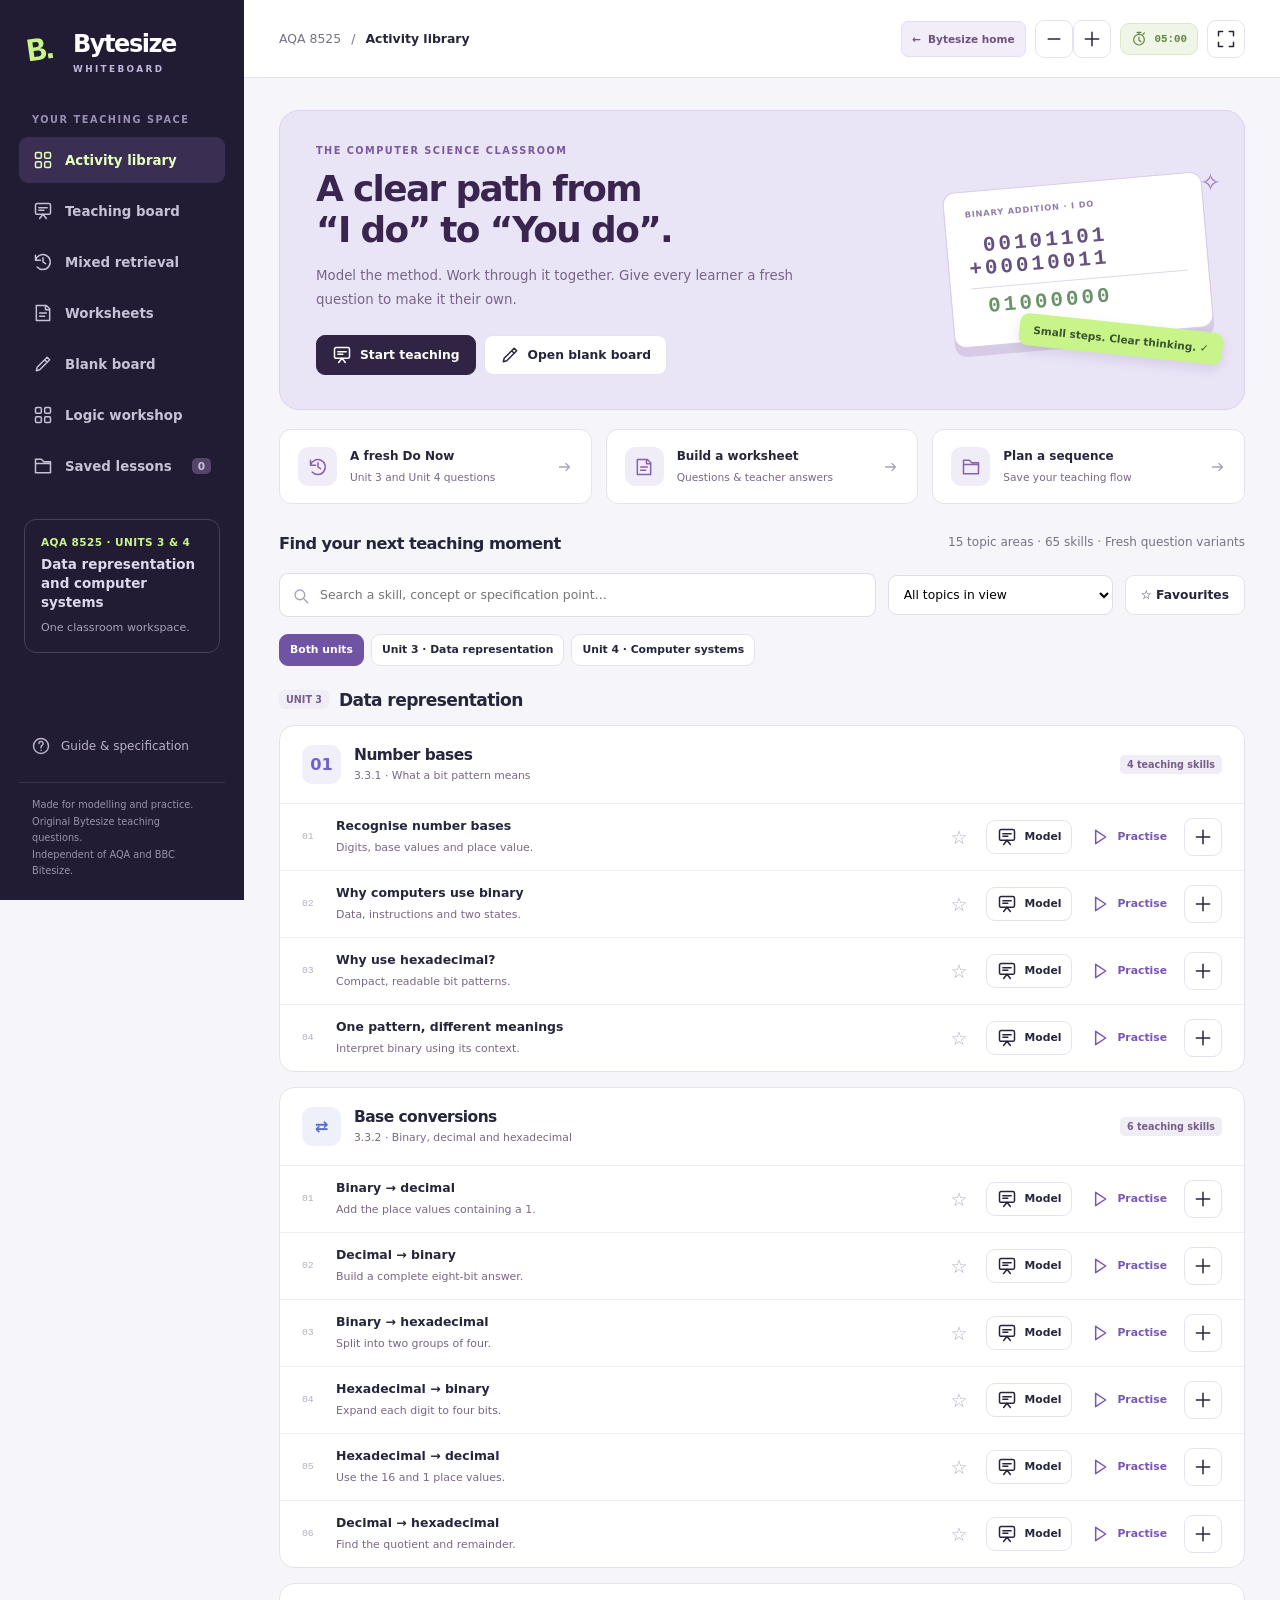
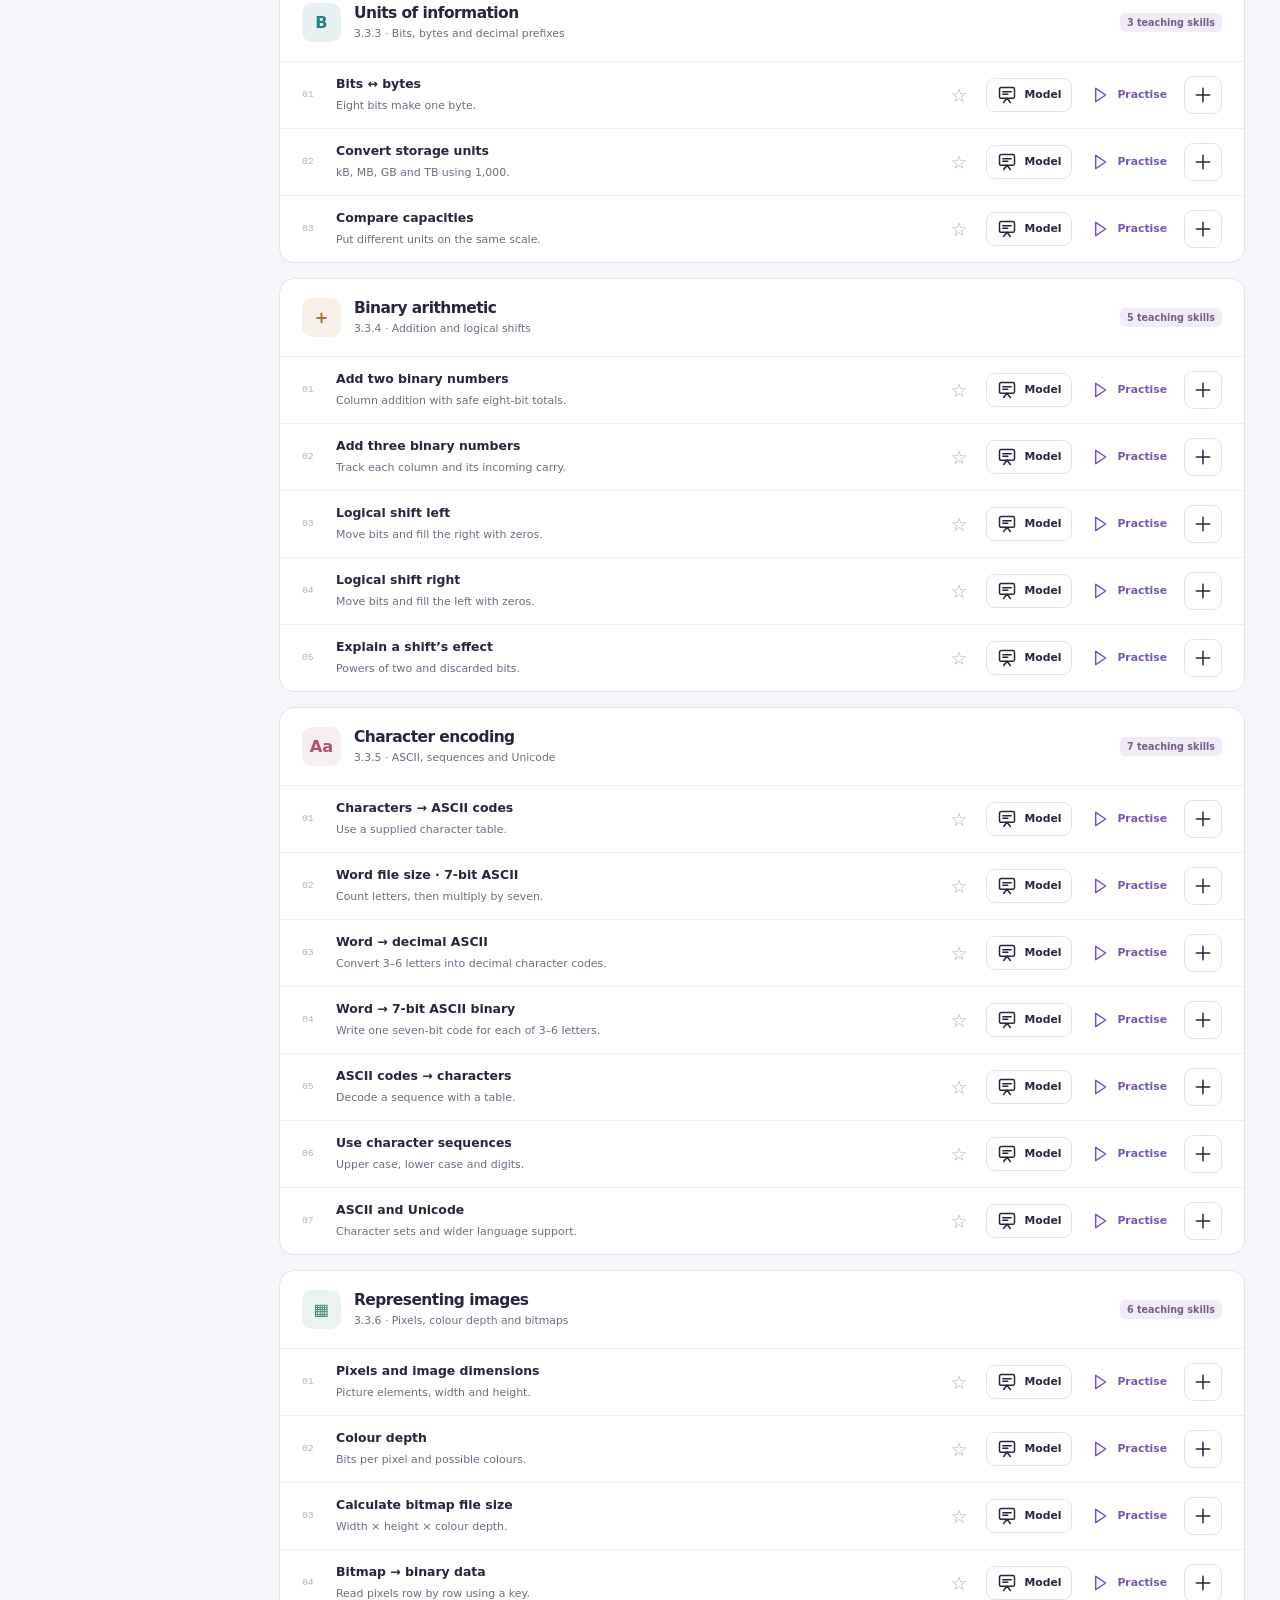
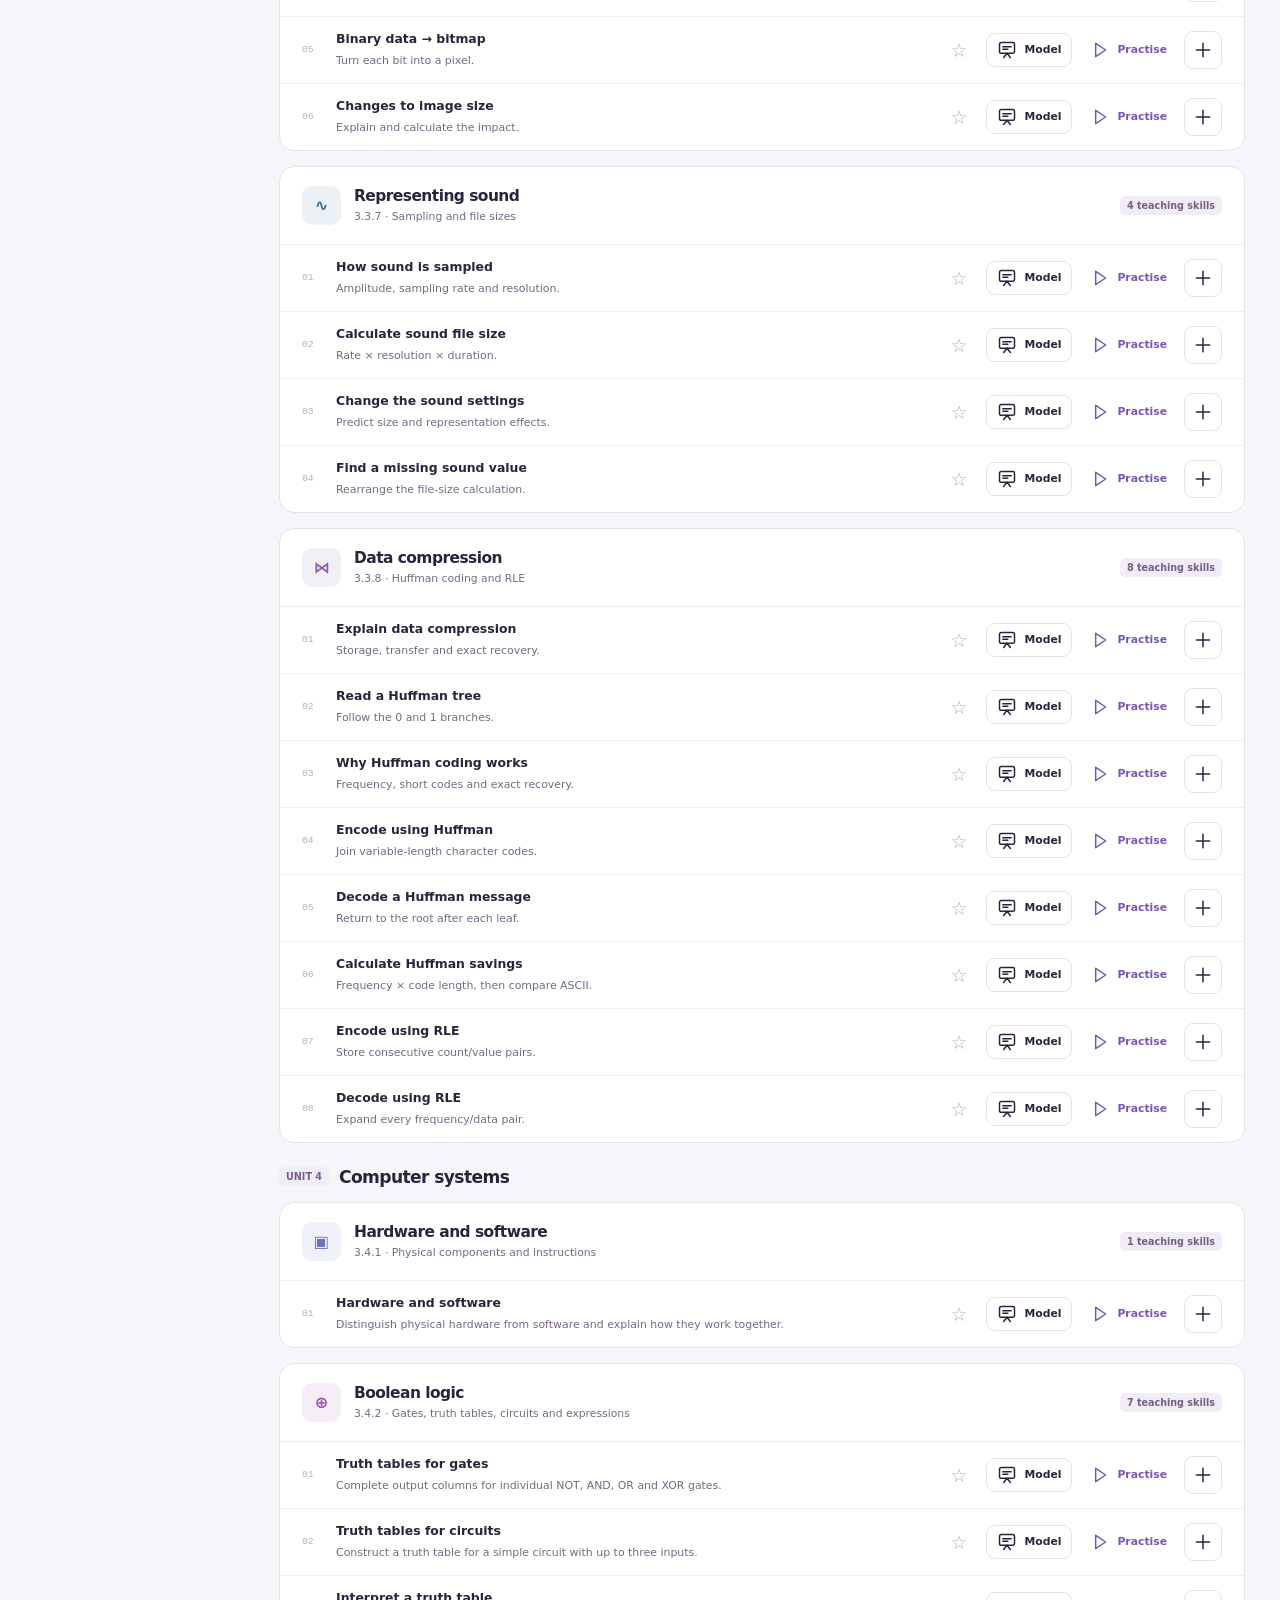
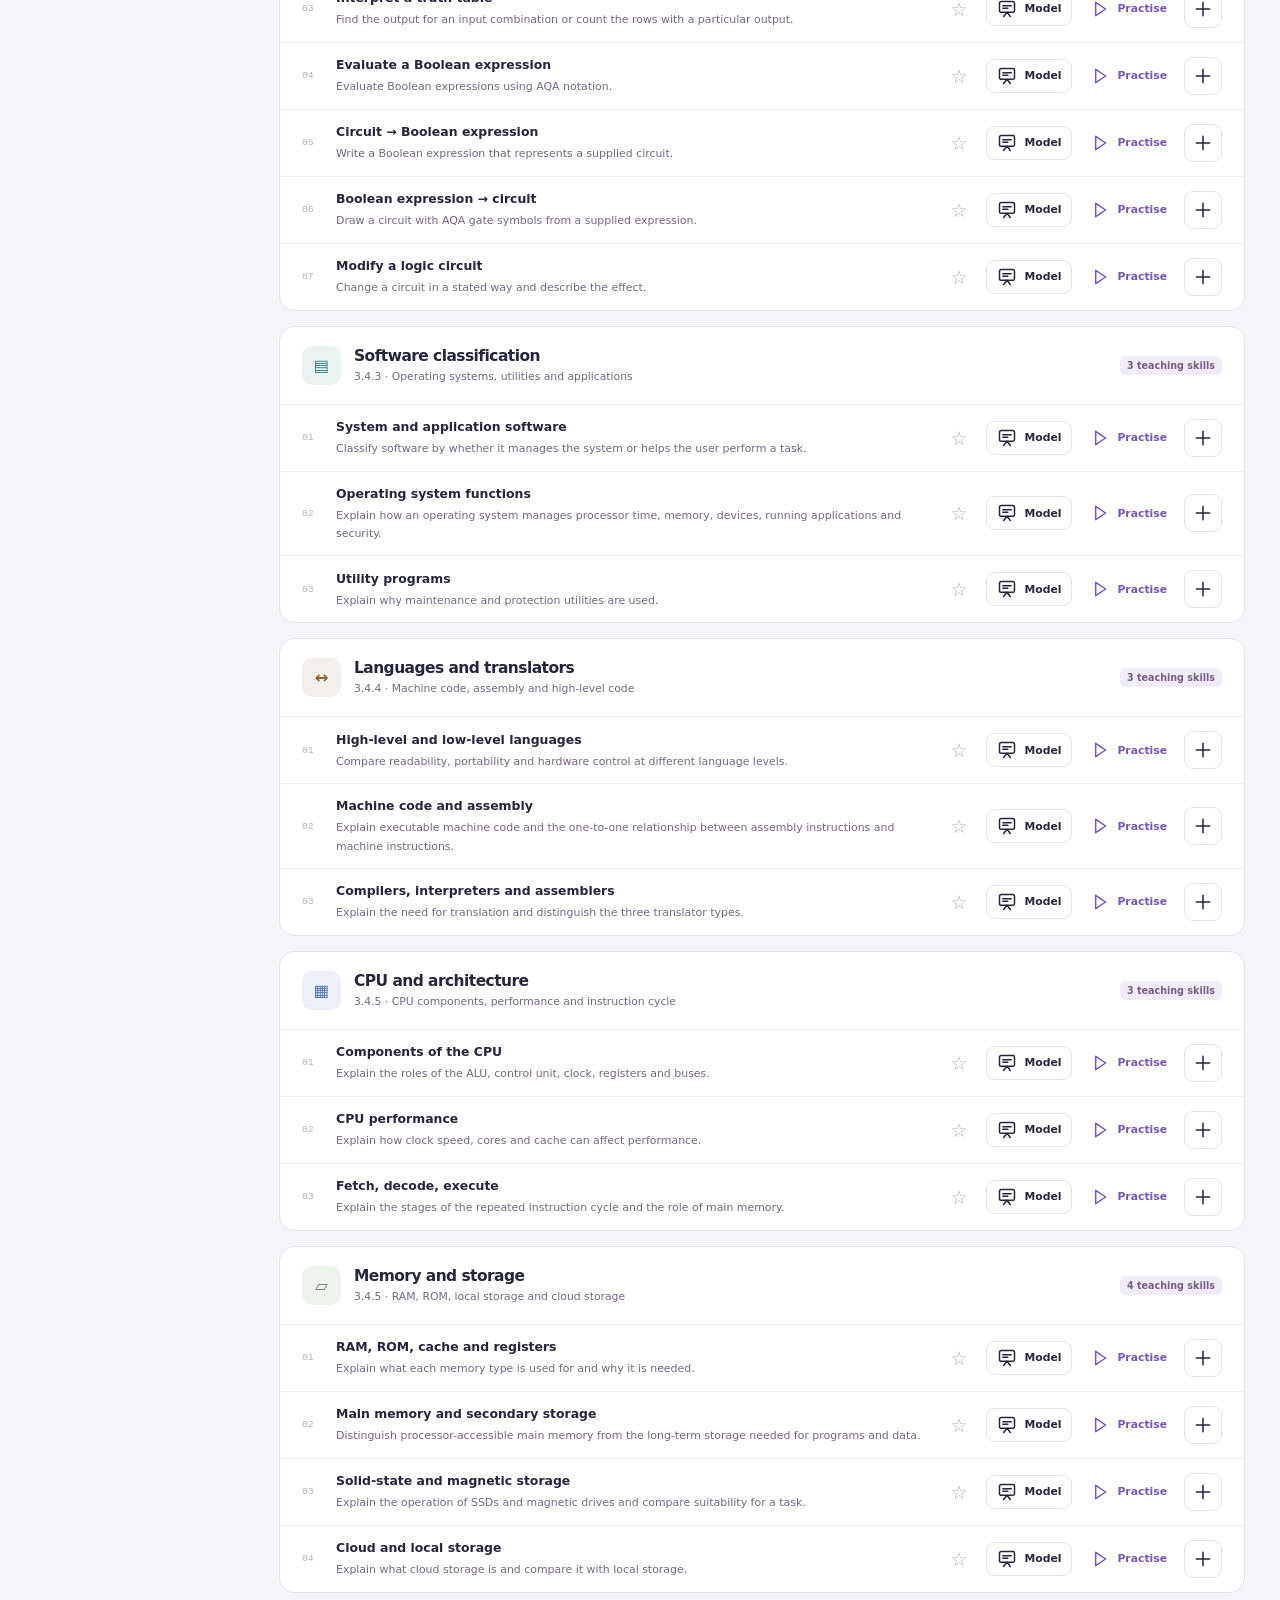
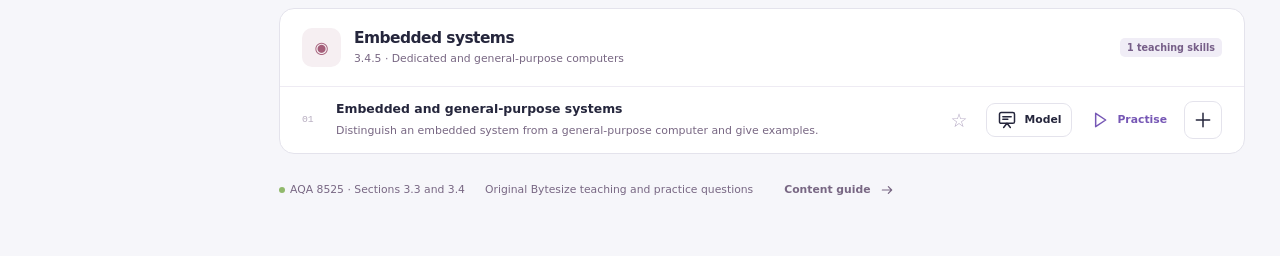
<file: teacher/index.html>
<!doctype html>
<html lang="en-GB">
<head>
 <meta charset="utf-8">
 <meta name="viewport" content="width=device-width, initial-scale=1">
 <meta name="theme-color" content="#211b3a">
 <meta name="description" content="Teach AQA 8525 data representation and computer systems with worked examples, mixed retrieval, worksheets and interactive logic modelling.">
 <title>Bytesize Whiteboard | AQA 8525 Units 3 and 4</title>
 <link rel="icon" href="favicon.svg" type="image/svg+xml">
 <link rel="stylesheet" href="styles.css">
 <link rel="stylesheet" href="logic.css?v=bytesize-v27">
 <link rel="stylesheet" href="../hub-nav.css">
</head>
<body>
 <a class="skip" href="#main">Skip to activities</a>
 <div id="app"></div>
 <div id="toast" role="status" aria-live="polite"></div>
 <dialog id="modal" aria-labelledby="dialog-title"></dialog>
 <div id="print-root"></div>
 <script defer src="app.bundle.js?v=bytesize-v28"></script>
</body>
</html>
</file>
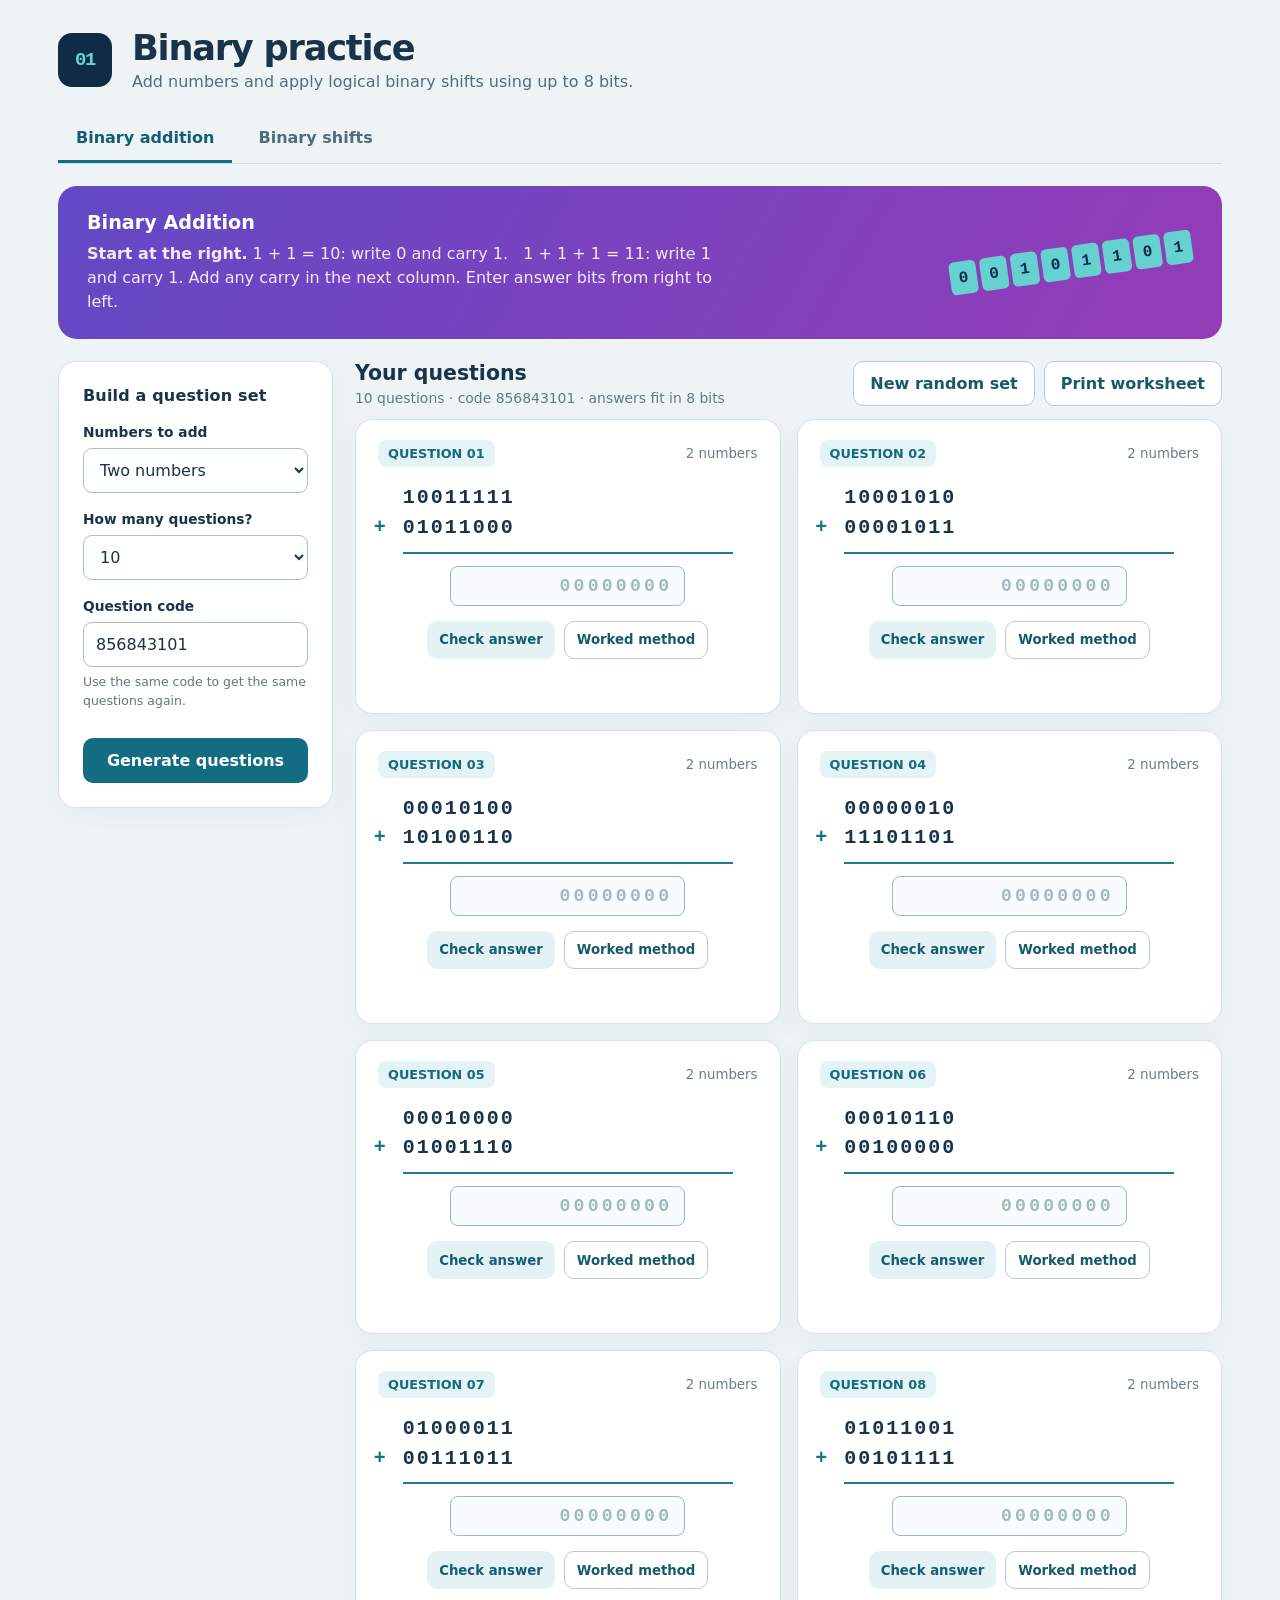
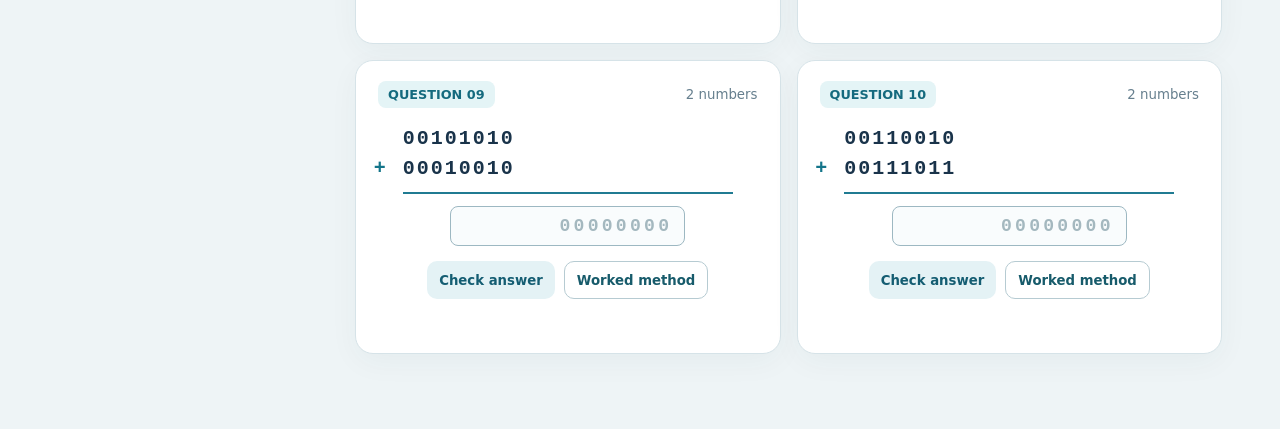
<file: student/binary-practice.html>
<!doctype html>
<html lang="en">
<head>
  <meta charset="utf-8">
  <meta name="viewport" content="width=device-width, initial-scale=1">
  <meta name="theme-color" content="#102b46">
  <meta name="description" content="Practise binary addition and logical binary shifts with up to eight bits, instant feedback and printable questions.">
  <title>Binary Practice: Addition and Shifts</title>
  <link rel="icon" type="image/svg+xml" href="data:image/svg+xml,%3Csvg xmlns='http://www.w3.org/2000/svg' viewBox='0 0 64 64'%3E%3Crect width='64' height='64' rx='14' fill='%23102b46'/%3E%3Ctext x='10' y='43' font-family='monospace' font-size='29' font-weight='bold' fill='%2365d1d0'%3E01%3C/text%3E%3C/svg%3E">
  <style>
    :root{font-family:Inter,ui-sans-serif,system-ui,-apple-system,BlinkMacSystemFont,"Segoe UI",sans-serif;color:#19334a;background:#eef4f6;font-size:16px}*{box-sizing:border-box}body{margin:0}button,input,select{font:inherit}button{cursor:pointer}button:focus-visible,input:focus-visible,select:focus-visible{outline:3px solid #eb9d39;outline-offset:3px}.shell{max-width:1220px;margin:auto;padding:28px 28px 70px}.mast{display:flex;align-items:center;gap:20px;margin-bottom:24px}.mark{width:54px;height:54px;border-radius:14px;background:#102b46;color:#66d4d0;display:grid;place-items:center;font:700 19px ui-monospace,monospace;letter-spacing:-.08em}.mast h1{font-size:clamp(1.55rem,3vw,2.2rem);line-height:1.15;letter-spacing:-.035em;margin:0}.mast p{margin:4px 0 0;color:#526c7e}.workspace{display:grid;grid-template-columns:275px minmax(0,1fr);gap:22px;align-items:start}.panel,.question{background:#fff;border:1px solid #d6e3e8;border-radius:18px;box-shadow:0 8px 30px rgba(20,60,80,.045)}.panel{padding:24px;position:sticky;top:24px}.panel h2{font-size:1rem;margin:0 0 19px;letter-spacing:.01em}.field{display:block;margin:18px 0}.field span{display:block;font-size:.86rem;font-weight:700;margin-bottom:8px}.field select,.field input{width:100%;min-height:45px;padding:9px 12px;border:1px solid #a9c0ca;border-radius:9px;background:#fff;color:#19334a}.field small{display:block;color:#607787;font-size:.78rem;line-height:1.45;margin-top:6px}.button{border:0;border-radius:10px;padding:12px 16px;font-weight:700;min-height:45px}.primary{background:#126c82;color:#fff}.primary:hover{background:#0e5367}.secondary{background:#e4f2f5;color:#145d72}.secondary:hover{background:#d5e9ee}.outline{background:#fff;border:1px solid #b6cbd2;color:#175b6b}.actions{display:flex;flex-wrap:wrap;gap:9px}.panel .button{width:100%;margin-top:10px}.lesson .chips{display:flex;gap:4px;transform:rotate(-8deg);flex-shrink:0}.chips b{background:#65d1d0;color:#102b46;display:grid;place-items:center;width:27px;height:33px;border-radius:5px;font-family:ui-monospace,monospace}.set-head{display:flex;justify-content:space-between;align-items:end;gap:14px;margin:0 0 13px}.set-head h2{margin:0;font-size:1.28rem}.set-head p{margin:5px 0 0;color:#617a88;font-size:.87rem}.set-head .actions{justify-content:flex-end}.questions{display:grid;grid-template-columns:repeat(2,minmax(0,1fr));gap:16px}.question{padding:20px 22px}.q-top{display:flex;justify-content:space-between;align-items:center;margin-bottom:16px}.badge{color:#146a7e;background:#e4f4f6;padding:6px 10px;border-radius:8px;font-weight:800;font-size:.8rem}.q-top small{color:#667f8e}.calculation{max-width:330px;margin:auto;font:600 1.25rem/1.48 ui-monospace,SFMono-Regular,Menlo,Consolas,monospace;letter-spacing:.1em}.digits{display:grid;grid-template-columns:repeat(8,1fr);text-align:center}.operand{display:flex;align-items:center}.operator{width:29px;margin-left:-29px;color:#14758a}.sum-line{border-top:2px solid #207b92;margin:9px 0 12px}.answer-row{display:flex;align-items:center;gap:10px;justify-content:center}.answer{width:235px;max-width:100%;border:1.5px solid #9db8c2;border-radius:8px;padding:9px 12px;color:#16394f;background:#f9fcfd;letter-spacing:.18em;font:600 1.13rem ui-monospace,monospace;text-align:right}.answer::placeholder{letter-spacing:.18em;color:#a4b8bf}.q-actions{display:flex;gap:9px;align-items:center;justify-content:center;margin-top:15px}.q-actions button{font-size:.83rem;min-height:38px;padding:8px 12px}.feedback{min-height:23px;text-align:center;font-size:.85rem;margin:11px 0 0;color:#536d7d}.feedback.good{color:#167552;font-weight:700}.feedback.bad{color:#a34032;font-weight:700}.tip{border-top:1px solid #e0eaee;padding-top:12px;margin:12px 0 0;font-size:.83rem;line-height:1.5;color:#345265}.empty{padding:30px;text-align:center;color:#607787}.status{position:fixed;bottom:18px;right:18px;background:#102b46;color:white;padding:11px 16px;border-radius:9px;box-shadow:0 7px 25px #102b4633;z-index:2;font-size:.85rem}.visually-hidden{position:absolute;width:1px;height:1px;padding:0;margin:-1px;overflow:hidden;clip:rect(0,0,0,0);white-space:nowrap;border:0}
    [hidden]{display:none!important}.topic-nav{display:flex;gap:8px;margin:0 0 22px;border-bottom:1px solid #cddde3}.topic-nav button{border:0;border-bottom:3px solid transparent;background:transparent;color:#526c7e;font-weight:700;padding:12px 18px;min-height:48px}.topic-nav button[aria-selected="true"]{color:#115e73;border-bottom-color:#126c82}.shift-example{font:700 1.18rem/1.7 ui-monospace,monospace;letter-spacing:.06em;white-space:nowrap}.shift-calculation{text-align:center;margin:8px auto 16px}.shift-calculation strong{display:block;font:700 1.35rem ui-monospace,monospace;letter-spacing:.12em;color:#173c52}.shift-calculation span{display:block;color:#426477;font-size:.87rem;margin-top:8px}.shift-note{background:#e8f4f6;border-left:4px solid #2e8496;border-radius:8px;padding:14px 17px;line-height:1.55;margin:18px 0}.shift-note strong{color:#124e62}.scenarios{margin-top:26px}.scenarios h2{font-size:1.25rem}.scenario{padding:17px 20px;margin:12px 0}.scenario p{margin:0 0 12px;line-height:1.5}.scenario label{display:block;margin:9px 0;cursor:pointer}.scenario input{margin-right:8px;accent-color:#126c82}.scenario .feedback{text-align:left;margin:9px 0 0}.shift-workspace .lesson{align-items:center}
    @media(max-width:900px){.workspace{grid-template-columns:1fr}.panel{position:static;display:grid;grid-template-columns:repeat(3,1fr);gap:0 14px}.panel h2,.panel .button{grid-column:1/-1}.lesson .chips{display:none}}@media(max-width:680px){.shell{padding:20px 15px 55px}.mast{gap:12px;flex-wrap:wrap}.mast>a{margin-left:0!important}.panel{display:block}.set-head{align-items:start;flex-direction:column}.set-head .actions{justify-content:start}.questions{grid-template-columns:1fr}.question{padding:19px 20px}.calculation{font-size:1.08rem}.operator{width:25px;margin-left:-25px}.answer{width:210px}.topic-nav button{flex:1;padding:10px 8px}}@media print{@page{size:A4;margin:14mm}body{background:white}.shell{max-width:none;padding:0}.mast{margin:0 0 12px}.mast>a,.mark,.panel,.lesson,.set-head .actions,.q-actions,.feedback,.tip,.status,.topic-nav,.scenarios,.shift-note{display:none!important}.workspace{display:block}.set-head{margin:0 0 9px}.questions{gap:8mm}.question{box-shadow:none;border:1px solid #adbfc5;break-inside:avoid;padding:13px 17px;border-radius:8px}.q-top{margin-bottom:10px}.answer{border:0;border-bottom:1px solid #879ca3;border-radius:0;background:none}.answer::placeholder{color:transparent}}
  </style>
<link rel="stylesheet" href="worked-methods.css">
<link rel="stylesheet" href="topic-intro.css">
<script src="worked-methods.js"></script>
</head>
<body>
<div class="shell">
  <header class="mast"><div class="mark" aria-hidden="true">01</div><div><h1>Binary practice</h1><p>Add numbers and apply logical binary shifts using up to 8 bits.</p></div></header>
  <nav class="topic-nav" aria-label="Practice topics"><button type="button" id="addition-tab" aria-controls="addition-section" aria-selected="true">Binary addition</button><button type="button" id="shifts-tab" aria-controls="shifts-section" aria-selected="false">Binary shifts</button></nav>
  <div class="workspace" id="addition-section">
    <section class="lesson"><div><h2>Binary Addition</h2><p><strong>Start at the right.</strong> 1 + 1 = 10: write 0 and carry 1. &nbsp; 1 + 1 + 1 = 11: write 1 and carry 1. Add any carry in the next column. Enter answer bits from right to left.</p></div><div class="chips" aria-hidden="true"><b>0</b><b>0</b><b>1</b><b>0</b><b>1</b><b>1</b><b>0</b><b>1</b></div></section>
    <aside class="panel" aria-label="Question settings">
      <h2>Build a question set</h2>
      <label class="field"><span>Numbers to add</span><select id="mode"><option value="mixed">Mixed: two and three</option><option value="2" selected>Two numbers</option><option value="3">Three numbers</option></select></label>
      <label class="field"><span>How many questions?</span><select id="count"><option>6</option><option selected>10</option><option>15</option><option>20</option></select></label>
      <label class="field"><span>Question code</span><input id="seed" type="text" inputmode="numeric" pattern="[0-9]*" maxlength="10" aria-describedby="seed-help"><small id="seed-help">Use the same code to get the same questions again.</small></label>
      <button class="button primary" id="generate">Generate questions</button>
    </aside>
    <main>
      <div class="set-head"><div><h2>Your questions</h2><p id="set-info"></p></div><div class="actions"><button class="button outline" id="new-code">New random set</button><button class="button outline" id="print">Print worksheet</button></div></div>
      <div id="questions" class="questions" aria-live="polite"></div>
    </main>
  </div>
  <div class="workspace shift-workspace" id="shifts-section" hidden>
    <section class="lesson"><div><h2>Binary Shifts</h2><p><strong>Move each bit, then fill empty places with 0.</strong> A logical shift left by 1 doubles a number (×2). A logical shift right by 1 halves it (÷2) when it divides exactly. Each extra place doubles or halves again. Practise shifts of up to 6 places; every answer fits in 8 bits and uses a whole number.</p></div><div class="shift-example" aria-hidden="true">00010100<br>← 1<br>00101000</div></section>
    <aside class="panel" aria-label="Binary shift question settings">
      <h2>Build a shift set</h2>
      <label class="field"><span>Shift direction</span><select id="shift-mode"><option value="mixed">Mixed: left and right</option><option value="left" selected>Left only</option><option value="right">Right only</option></select></label>
      <label class="field"><span>How many questions?</span><select id="shift-count"><option selected>6</option><option>10</option><option>15</option></select></label>
      <label class="field"><span>Question code</span><input id="shift-seed" type="text" inputmode="numeric" pattern="[0-9]*" maxlength="10" aria-describedby="shift-seed-help"><small id="shift-seed-help">Use the same code to get the same questions again.</small></label>
      <button class="button primary" id="shift-generate">Generate shift questions</button>
    </aside>
    <main>
      <div class="shift-note"><strong>When is a shift useful?</strong> To double a game score or halve an even quantity, use one place. To multiply or divide by 4, use two places. Bits moved off the edge are discarded; empty positions become 0.</div>
      <div class="set-head"><div><h2>Shift practice</h2><p id="shift-info">Logical shifts only · 8 bits · whole-number results</p></div><div class="actions"><button class="button outline" id="shift-new">New random set</button><button class="button outline" id="shift-print">Print worksheet</button></div></div>
      <div id="shift-questions" class="questions" aria-live="polite"></div>
      <section class="scenarios" aria-labelledby="scenarios-title"><h2 id="scenarios-title">Choose a shift for the situation</h2>
        <div class="question scenario"><p><strong>1.</strong> A game awards twice as many points in a bonus round. Which shift multiplies the score by 2?</p><label><input type="radio" name="situation-1" value="left">Logical shift left by 1</label><label><input type="radio" name="situation-1" value="right">Logical shift right by 1</label><button class="button secondary scenario-check" data-scenario="1" type="button">Check choice</button><p class="feedback" id="situation-feedback-1" role="status"></p></div>
        <div class="question scenario"><p><strong>2.</strong> 128 items are split equally into 4 groups. Which shift finds the number in each group?</p><label><input type="radio" name="situation-2" value="left">Logical shift left by 2</label><label><input type="radio" name="situation-2" value="right">Logical shift right by 2</label><button class="button secondary scenario-check" data-scenario="2" type="button">Check choice</button><p class="feedback" id="situation-feedback-2" role="status"></p></div>
      </section>
    </main>
  </div>
</div>
<div id="status" class="status" role="status" hidden></div>
<script>
(() => {
  const $ = id => document.getElementById(id);
  const state = {questions:[]};
  const bit = n => n.toString(2).padStart(8,'0');
  function rng(seed){let x=(seed>>>0)||1;return ()=>{x^=x<<13;x^=x>>>17;x^=x<<5;return (x>>>0)/4294967296}}
  function valid(nums){if(nums.reduce((a,b)=>a+b,0)>255)return false;let carry=0;for(let bit=0;bit<8;bit++){let column=carry+nums.reduce((total,n)=>total+((n>>bit)&1),0);if(column>3)return false;carry=column>>1}return carry===0}
  function question(rand,number){for(let attempt=0;attempt<10000;attempt++){const nums=Array.from({length:number},()=>1+Math.floor(rand()*255));if(valid(nums))return nums}throw new Error('Could not generate a question')}
  function code(){return String(Math.floor(Math.random()*900000000)+100000000)}
  function toast(message){const el=$('status');el.textContent=message;el.hidden=false;clearTimeout(toast.timer);toast.timer=setTimeout(()=>el.hidden=true,2800)}
  function build(){let seed=$('seed').value.trim();if(!/^\d{1,10}$/.test(seed)){toast('Enter a question code using digits only.');$('seed').focus();return}let rand=rng(Number(seed));let mode=$('mode').value;let count=Number($('count').value);state.questions=Array.from({length:count},(_,i)=>question(rand,mode==='mixed'?(i%2?3:2):Number(mode)));render();$('set-info').textContent=`${count} questions · code ${seed} · answers fit in 8 bits`;{const url=new URL(location.href);url.searchParams.set('code',seed);url.searchParams.set('mode',mode);url.searchParams.set('count',String(count));history.replaceState(null,'',url)}}
  function render(){const host=$('questions');host.replaceChildren();state.questions.forEach((nums,i)=>{const card=document.createElement('article');card.className='question';card.dataset.methodKind='addition';const total=nums.reduce((a,b)=>a+b,0);const rows=nums.map((n,j)=>`<div class="operand"><span class="operator">${j?'+':''}</span><span class="digits">${[...bit(n)].map(b=>`<span>${b}</span>`).join('')}</span></div>`).join('');card.innerHTML=`<div class="q-top"><span class="badge">QUESTION ${String(i+1).padStart(2,'0')}</span><small>${nums.length} numbers</small></div><div class="calculation">${rows}<div class="sum-line"></div><div class="answer-row"><label class="visually-hidden" for="answer-${i}">Question ${i+1} answer in binary</label><input class="answer" id="answer-${i}" inputmode="numeric" pattern="[01]*" maxlength="8" autocomplete="off" placeholder="00000000" aria-describedby="feedback-${i}"></div></div><div class="q-actions"><button class="button secondary check">Check answer</button><button class="button outline method-help" aria-expanded="false">Worked method</button></div><p class="feedback" id="feedback-${i}" role="status"></p><div class="tip student-method-body" hidden></div>`;const input=card.querySelector('input');const feedback=card.querySelector('.feedback');const tip=card.querySelector('.tip');card.querySelector('.check').addEventListener('click',()=>{const value=input.value.trim();if(!/^[01]{1,8}$/.test(value)){feedback.className='feedback bad';feedback.textContent='Enter 1 to 8 binary digits (0 and 1 only).';return}const correct=parseInt(value,2)===total;feedback.className='feedback '+(correct?'good':'bad');feedback.textContent=correct?`Correct! ${bit(total)}`:'Not quite. Start at the right and check each carry.'});input.addEventListener('keydown',e=>{if(e.key==='Enter')card.querySelector('.check').click()});input.addEventListener('beforeinput',e=>{if(e.inputType==='insertText'){e.preventDefault();if(!/^[01]$/.test(e.data||''))return;if(input.value.length<8)input.value=e.data+input.value}else if(e.inputType==='deleteContentBackward'||e.inputType==='deleteContentForward'){e.preventDefault();input.value=input.selectionStart===0&&input.selectionEnd===input.value.length?'':input.value.slice(1)}});input.addEventListener('paste',e=>{e.preventDefault();const value=e.clipboardData.getData('text').trim();if(/^[01]{1,8}$/.test(value))input.value=value;else{feedback.className='feedback bad';feedback.textContent='Paste 1 to 8 binary digits (0 and 1 only).'}});card.querySelector('.method-help').addEventListener('click',()=>globalThis.BytesizeMethods.toggle(card));host.append(card)})}
  $('generate').addEventListener('click',build);$('new-code').addEventListener('click',()=>{$('seed').value=code();build()});$('print').addEventListener('click',()=>window.print());
  const shiftState={questions:[]};
  function shiftQuestion(rand,direction){
    const places=1+Math.floor(rand()*6),factor=2**places;
    const number=direction==='left'?1+Math.floor(rand()*Math.floor(255/factor)):factor*(1+Math.floor(rand()*Math.floor(255/factor)));
    return {number,places,direction,result:direction==='left'?number*factor:number/factor};
  }
  function buildShifts(){
    const seed=$('shift-seed').value.trim();if(!/^\d{1,10}$/.test(seed)){toast('Enter a question code using digits only.');$('shift-seed').focus();return}
    const rand=rng(Number(seed)),mode=$('shift-mode').value,count=Number($('shift-count').value);
    shiftState.questions=Array.from({length:count},(_,i)=>shiftQuestion(rand,mode==='mixed'?(i%2?'right':'left'):mode));
    renderShifts();$('shift-info').textContent=`${count} questions · code ${seed} · logical shifts · 8 bits`;
    const url=new URL(location.href);url.searchParams.set('shiftcode',seed);url.searchParams.set('shiftmode',mode);url.searchParams.set('shiftcount',String(count));history.replaceState(null,'',url);
  }
  function renderShifts(){
    const host=$('shift-questions');host.replaceChildren();
    shiftState.questions.forEach((q,i)=>{
      const card=document.createElement('article');card.className='question';card.dataset.methodKind=q.kind==='shift-effect'?'shift-effect':'logical-shift';
      card.innerHTML=`<div class="q-top"><span class="badge">QUESTION ${String(i+1).padStart(2,'0')}</span><small>logical shift</small></div><div class="shift-calculation"><strong>${bit(q.number)}</strong><span>Shift ${q.direction} by ${q.places} ${q.places===1?'place':'places'}</span></div><div class="answer-row"><label class="visually-hidden" for="shift-answer-${i}">Question ${i+1} shifted binary answer</label><input class="answer" id="shift-answer-${i}" inputmode="numeric" pattern="[01]*" maxlength="8" autocomplete="off" placeholder="00000000" aria-describedby="shift-feedback-${i}"></div><div class="q-actions"><button class="button secondary check">Check answer</button><button class="button outline method-help" aria-expanded="false">Worked method</button></div><p class="feedback" id="shift-feedback-${i}" role="status"></p><div class="tip student-method-body" hidden></div>`;
      const input=card.querySelector('input'),feedback=card.querySelector('.feedback'),tip=card.querySelector('.tip');
      card.querySelector('.check').addEventListener('click',()=>{const value=input.value.trim();if(!/^[01]{1,8}$/.test(value)){feedback.className='feedback bad';feedback.textContent='Enter 1 to 8 binary digits (0 and 1 only).';return}const correct=parseInt(value,2)===q.result;feedback.className='feedback '+(correct?'good':'bad');feedback.textContent=correct?`Correct! ${bit(q.result)} (${q.result} in decimal).`:`Not quite. Move each bit ${q.direction} ${q.places} ${q.places===1?'place':'places'} and fill the empty places with 0.`});
      input.addEventListener('keydown',e=>{if(e.key==='Enter')card.querySelector('.check').click()});
      input.addEventListener('beforeinput',e=>{if(e.inputType==='insertText'){e.preventDefault();if(!/^[01]$/.test(e.data||''))return;if(input.value.length<8)input.value=e.data+input.value}else if(e.inputType==='deleteContentBackward'||e.inputType==='deleteContentForward'){e.preventDefault();input.value=input.selectionStart===0&&input.selectionEnd===input.value.length?'':input.value.slice(1)}});
      input.addEventListener('paste',e=>{e.preventDefault();const value=e.clipboardData.getData('text').trim();if(/^[01]{1,8}$/.test(value))input.value=value;else{feedback.className='feedback bad';feedback.textContent='Paste 1 to 8 binary digits (0 and 1 only).'}});
      card.querySelector('.method-help').addEventListener('click',()=>globalThis.BytesizeMethods.toggle(card));
      host.append(card);
    });
  }
  function selectTopic(topic){const shifts=topic==='shifts';$('addition-section').hidden=shifts;$('shifts-section').hidden=!shifts;$('addition-tab').setAttribute('aria-selected',String(!shifts));$('shifts-tab').setAttribute('aria-selected',String(shifts));const url=new URL(location.href);url.hash=shifts?'shifts':'addition';history.replaceState(null,'',url)}
  $('addition-tab').addEventListener('click',()=>selectTopic('addition'));$('shifts-tab').addEventListener('click',()=>selectTopic('shifts'));
  $('shift-generate').addEventListener('click',buildShifts);$('shift-new').addEventListener('click',()=>{$('shift-seed').value=code();buildShifts()});$('shift-print').addEventListener('click',()=>window.print());
  document.querySelectorAll('.scenario-check').forEach(button=>button.addEventListener('click',()=>{const n=button.dataset.scenario,choice=document.querySelector(`input[name="situation-${n}"]:checked`),feedback=$(`situation-feedback-${n}`);if(!choice){feedback.className='feedback bad';feedback.textContent='Choose a shift first.';return}const correct=choice.value===(n==='1'?'left':'right');feedback.className='feedback '+(correct?'good':'bad');feedback.textContent=correct?(n==='1'?'Correct. Left by 1 multiplies by 2.':'Correct. Right by 2 divides by 4, so each group has 32 items.'):(n==='1'?'Try again: doubling means multiplying by 2.':'Try again: splitting into 4 means dividing by 4.')}));
  const params=new URLSearchParams(location.search);const q=params.get('code');$('seed').value=q&&/^\d{1,10}$/.test(q)?q:code();if(['2','3','mixed'].includes(params.get('mode')))$('mode').value=params.get('mode');if(['6','10','15','20'].includes(params.get('count')))$('count').value=params.get('count');build();
  const sq=params.get('shiftcode');$('shift-seed').value=sq&&/^\d{1,10}$/.test(sq)?sq:code();if(['left','right','mixed'].includes(params.get('shiftmode')))$('shift-mode').value=params.get('shiftmode');if(['6','10','15'].includes(params.get('shiftcount')))$('shift-count').value=params.get('shiftcount');buildShifts();selectTopic(location.hash==='#shifts'?'shifts':'addition');
  if(document.modelContext?.registerTool){
    const register=tool=>{try{Promise.resolve(document.modelContext.registerTool(tool)).catch(()=>{})}catch{}};
    register({name:'generate_binary_addition_questions',title:'Generate binary addition questions',description:'Choose a question code, number of questions and whether to add two or three numbers. Updates the visible question set.',inputSchema:{type:'object',properties:{code:{type:'string',pattern:'^[0-9]{1,10}$'},mode:{type:'string',enum:['2','3','mixed']},count:{type:'integer',enum:[6,10,15,20]}},required:['code','mode','count'],additionalProperties:false},annotations:{readOnlyHint:false},execute(input){if(!input||!/^[0-9]{1,10}$/.test(input.code)||!['2','3','mixed'].includes(input.mode)||![6,10,15,20].includes(input.count))throw Error('Invalid question settings');$('seed').value=input.code;$('mode').value=input.mode;$('count').value=String(input.count);build();return{code:input.code,questions:state.questions.map((ns,i)=>({number:i+1,operands:ns.map(bit)}))}}});
    register({name:'check_binary_addition_answer',title:'Check a binary addition answer',description:'Check a student answer to a visible question and show the feedback on the page.',inputSchema:{type:'object',properties:{question:{type:'integer',minimum:1},answer:{type:'string',pattern:'^[01]{1,8}$'}},required:['question','answer'],additionalProperties:false},annotations:{readOnlyHint:false},execute(input){if(!input||!Number.isInteger(input.question)||input.question<1||input.question>state.questions.length||!/^[01]{1,8}$/.test(input.answer))throw Error('Invalid question or binary answer');const index=input.question-1;const field=$(`answer-${index}`);field.value=input.answer;field.closest('.question').querySelector('.check').click();return{question:input.question,correct:parseInt(input.answer,2)===state.questions[index].reduce((a,b)=>a+b,0),feedback:$(`feedback-${index}`).textContent}}});
  }
})();
</script>
</body>
</html>
</file>
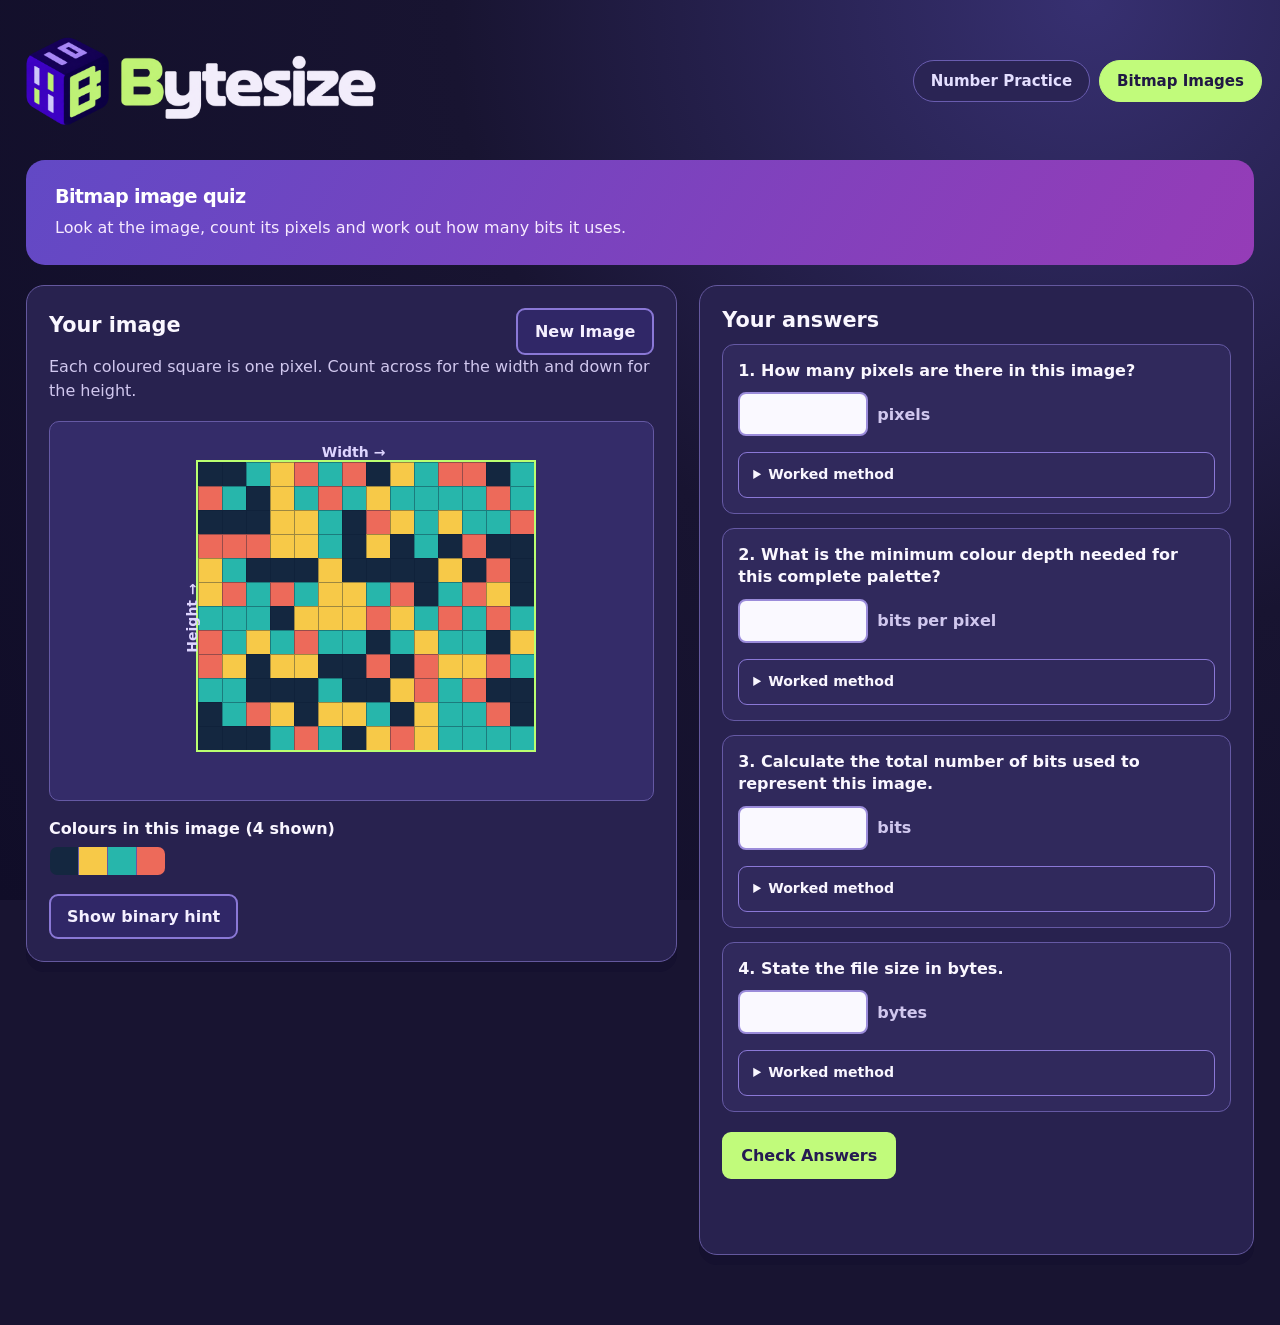
<file: student/bitmap.html>
<!doctype html>
<html lang="en">
<head>
<meta charset="utf-8">
<meta name="viewport" content="width=device-width, initial-scale=1">
<meta name="description" content="Practise pixels, colour depth and bitmap image size for GCSE Computer Science.">
<title>Bitmap Image Quiz</title>
<link rel="icon" type="image/svg+xml" href="data:image/svg+xml,%3Csvg xmlns='http://www.w3.org/2000/svg' viewBox='0 0 64 64'%3E%3Crect width='64' height='64' rx='12' fill='%23152740'/%3E%3Cpath fill='%232dd4bf' d='M12 12h18v18H12zm22 0h18v18H34zM12 34h18v18H12z'/%3E%3Cpath fill='%23facc15' d='M34 34h18v18H34z'/%3E%3C/svg%3E">
<style>
:root{font-family:system-ui,-apple-system,BlinkMacSystemFont,"Segoe UI",sans-serif;color:#14233b;background:#f2f6fb;font-size:16px}*{box-sizing:border-box}body{margin:0}header{background:#152740;color:white;padding:18px max(22px,calc((100vw - 1120px)/2));border-bottom:5px solid #2dd4bf}h1{font-size:clamp(1.5rem,3vw,2.1rem);margin:0;font-weight:780;letter-spacing:-.035em}main{max-width:1120px;margin:24px auto;padding:0 22px 45px}.layout{display:grid;grid-template-columns:minmax(0,1.15fr) minmax(340px,.85fr);gap:22px;align-items:start}.panel{background:white;border:1px solid #d8e2ef;border-radius:16px;box-shadow:0 8px 24px #1b355415;padding:22px}.panel h2{font-size:1.3rem;margin:0 0 12px}.image-head{display:flex;align-items:center;justify-content:space-between;gap:12px;flex-wrap:wrap}.hint{color:#405572;line-height:1.5;margin:0 0 18px}.pixel-stage{overflow:auto;max-width:100%;background:#e8eef6;border:1px solid #c8d5e4;border-radius:10px;padding:20px;text-align:center}.pixel-frame{display:inline-block;position:relative;line-height:0;padding:0 0 24px 24px}.pixel-frame canvas{display:block;border:2px solid #152740;image-rendering:pixelated;max-width:none}.axis{position:absolute;color:#425772;font-size:14px;line-height:1;font-weight:700}.axis.top{top:-15px;left:50%;transform:translateX(-50%)}.axis.left{top:50%;left:-15px;transform:translateY(-50%) rotate(-90deg);white-space:nowrap}.pixel-frame{margin:18px 0 0 4px}.palette-wrap{margin-top:18px}.palette-title{font-weight:700;margin:0 0 8px}.palette-scroll{overflow-x:auto;max-width:100%}.palette-table{border:1px solid #c8d5e4;border-radius:8px;overflow:hidden}.palette-table{border-collapse:collapse;width:max-content}.palette-table td{padding:0;border-right:1px solid #b9c8da}.palette-table td:last-child{border-right:0}.swatch{display:block;width:28px;height:28px}.binary-hint{margin-top:18px}.binary-hint summary{cursor:pointer;display:inline-block;border:2px solid #9aadc2;border-radius:9px;padding:11px 16px;font-weight:750;color:#152740;background:#fff}.binary-hint summary:hover{background:#eaf2fb}.binary-hint summary:focus-visible{outline:3px solid #25aeb1;outline-offset:3px}.binary-grid-wrap{overflow:auto;max-width:100%;margin-top:12px;background:#e8eef6;padding:12px;border-radius:8px}.binary-grid{display:grid;width:max-content;gap:1px;background:#70829b;border:1px solid #70829b}.binary-cell{font-family:ui-monospace,SFMono-Regular,Consolas,monospace;font-size:13px;line-height:1.2;text-align:center;padding:7px 4px;min-width:34px;background:white;color:#14233b}.note{color:#405572;font-size:.96rem;line-height:1.5;margin:16px 0 0}form{display:grid;gap:14px}.question{border:1px solid #d9e3ee;border-radius:12px;padding:15px}.question label{display:block;font-weight:690;line-height:1.4;margin-bottom:10px}.answer-line{display:flex;align-items:center;gap:9px}.question input{width:130px;max-width:65%;border:2px solid #a9bbce;border-radius:8px;padding:10px 12px;font:inherit;font-size:1.1rem;background:#fff;color:#14233b}.question input:focus{outline:3px solid #48c7c5;outline-offset:2px}.unit{font-weight:650;color:#405572}.feedback{margin:10px 0 0;line-height:1.45;font-weight:650}.feedback:empty{display:none}.correct{border-color:#25845d;background:#f0faf4}.correct .feedback{color:#12633e}.incorrect{border-color:#b54949;background:#fff5f4}.incorrect .feedback{color:#8b2929}.actions{display:flex;flex-wrap:wrap;gap:10px;margin-top:6px}button{font:inherit;font-weight:750;border-radius:9px;padding:12px 17px;cursor:pointer;min-height:46px}button:focus-visible{outline:3px solid #25aeb1;outline-offset:3px}.primary{background:#152740;color:white;border:2px solid #152740}.primary:hover{background:#254260}.secondary{background:#fff;color:#152740;border:2px solid #9aadc2}.secondary:hover{background:#eaf2fb}.summary{min-height:1.5em;font-weight:750;color:#152740;margin:15px 0 0}@media(max-width:820px){.layout{grid-template-columns:1fr}.panel{padding:18px}.pixel-stage{padding:12px}main{margin-top:20px}}@media(max-width:420px){main{padding:0 12px 30px}.pixel-frame{margin-left:0}}

/* Bytesize Circuit Lab theme */
:root{color:#f6f5ff;background:#181431;font-family:Inter,ui-sans-serif,system-ui,-apple-system,BlinkMacSystemFont,"Segoe UI",sans-serif}body{background:radial-gradient(circle at 85% 0%,#373071 0,#181431 45%,#100d28 100%);background-attachment:fixed;min-height:100vh;color:#f6f5ff}.site-header{background:transparent;border:0;padding:20px max(18px,calc((100vw - 1320px)/2)) 0}.header-inner{display:flex;align-items:center;justify-content:space-between;gap:18px;flex-wrap:wrap}.site-logo{display:block;width:clamp(230px,32vw,365px);height:auto;max-width:100%}.site-header nav{display:flex;gap:9px;flex-wrap:wrap;align-items:center}.site-header nav a,.site-header nav span{display:inline-flex;align-items:center;min-height:42px;padding:9px 17px;border-radius:999px;border:1px solid #695caf;background:#2a2454;color:#e4dfff;text-decoration:none;font-size:.94rem;font-weight:700}.site-header nav a:hover{border-color:#c1fb7b}.site-header nav span{background:#c1fb7b;color:#201844;border-color:#c1fb7b}main{max-width:1360px;margin:18px auto 0;padding:0 26px 70px}.layout{grid-template-columns:minmax(0,1.08fr) minmax(340px,.92fr)}.panel{background:#28224f;border:1px solid #64589e;color:#f9f6ff;box-shadow:0 10px 0 rgba(12,8,41,.22);border-radius:18px}.panel h2{color:#faf7ff}.hint,.note,.unit{color:#d0c7ee}.pixel-stage,.binary-grid-wrap{background:#342c69;border-color:#6559a4}.pixel-frame canvas{border-color:#baff70}.axis{color:#ded5ff}.palette-table,.palette-table td{border-color:#6559a4}.binary-hint summary{background:#302767;color:#f4efff;border-color:#8a78d6}.binary-hint summary:hover{background:#40347d}.binary-hint summary:focus-visible,button:focus-visible,input:focus-visible{outline-color:#c1fb7b}.binary-grid{background:#6559a4;border-color:#6559a4}.binary-cell{background:#faf9ff;color:#241e47}.question{background:#30295c;border-color:#6559a4}.question label{color:#faf7ff}.question input{background:#faf9ff;color:#241e47;border-color:#9b8cda}.feedback{color:#d0c7ee}.correct{background:#204839;border-color:#75d6a5}.correct .feedback{color:#b9f9d4}.incorrect{background:#542d49;border-color:#eb9aaa}.incorrect .feedback{color:#ffd1d9}.primary{background:#c1fb7b;border-color:#c1fb7b;color:#251a52}.primary:hover{background:#d8ffac}.secondary{background:#302767;color:#f4efff;border-color:#8a78d6}.secondary:hover{background:#40347d}.summary{color:#c1fb7b}@media(max-width:820px){.layout{grid-template-columns:1fr}}@media(max-width:680px){.site-header{padding:18px 15px 0}.site-logo{width:min(310px,100%)}main{padding:0 15px 55px}.layout{gap:16px}}
</style>
<link rel="stylesheet" href="worked-methods.css">
<link rel="stylesheet" href="topic-intro.css">
<script src="worked-methods.js"></script>
</head>
<body>
<header class="site-header"><div class="header-inner"><a href="index.html#units" aria-label="Bytesize home"><img class="site-logo" src="bytesize-logo.png" alt="Bytesize" width="2172" height="724"></a><nav aria-label="Site navigation"><a href="index.html#units">Number Practice</a><span aria-current="page">Bitmap Images</span></nav></div></header>
<main>
<section class="lesson"><div><h1>Bitmap image quiz</h1><p>Look at the image, count its pixels and work out how many bits it uses.</p></div></section>
<div class="layout">
<section class="panel" aria-labelledby="image-heading">
<div class="image-head"><h2 id="image-heading">Your image</h2><button type="button" class="secondary" id="new-image">New Image</button></div>
<p class="hint">Each coloured square is one pixel. Count across for the width and down for the height.</p>
<div class="pixel-stage"><div class="pixel-frame"><span class="axis top">Width →</span><span class="axis left">Height →</span><canvas id="bitmap" role="img" aria-label="Generated bitmap image with a visible grid"></canvas></div></div>
<div class="palette-wrap"><p class="palette-title" id="palette-title">Colours in this image</p><div class="palette-scroll" role="region" aria-label="Colours shown in this image" tabindex="0"><table class="palette-table" aria-labelledby="palette-title"><tbody><tr id="palette-row"></tr></tbody></table></div></div><details class="binary-hint" id="binary-hint"><summary>Show binary hint</summary><p class="note">Each group gives the binary value for one pixel in the same position as the image above. The digits per group show the colour depth.</p><div class="binary-grid-wrap"><div class="binary-grid" id="binary-grid"></div></div></details>
</section>
<section class="panel" aria-labelledby="questions-heading">
<h2 id="questions-heading">Your answers</h2>
<form id="quiz" novalidate>
<div class="question" id="q-pixels"><label for="pixels">1. How many pixels are there in this image?</label><div class="answer-line"><input id="pixels" type="number" inputmode="numeric" min="0" step="1" required><span class="unit">pixels</span></div><p class="feedback" aria-live="polite"></p></div>
<div class="question" id="q-depth"><label for="depth">2. What is the minimum colour depth needed for this complete palette?</label><div class="answer-line"><input id="depth" type="number" inputmode="numeric" min="0" step="1" required><span class="unit">bits per pixel</span></div><p class="feedback" aria-live="polite"></p></div>
<div class="question" id="q-total"><label for="total">3. Calculate the total number of bits used to represent this image.</label><div class="answer-line"><input id="total" type="number" inputmode="numeric" min="0" step="1" required><span class="unit">bits</span></div><p class="feedback" aria-live="polite"></p></div>
<div class="question" id="q-bytes"><label for="bytes">4. State the file size in bytes.</label><div class="answer-line"><input id="bytes" type="number" inputmode="numeric" min="0" step="1" required><span class="unit">bytes</span></div><p class="feedback" aria-live="polite"></p></div>
<div class="actions"><button class="primary" type="submit">Check Answers</button></div><p class="summary" id="summary" aria-live="polite"></p>
</form>
</section>
</div>
</main>
<script>
(()=>{'use strict';
const canvas=document.getElementById('bitmap'),ctx=canvas.getContext('2d'),form=document.getElementById('quiz');
let image,attempts;
const random=(min,max)=>Math.floor(Math.random()*(max-min+1))+min;
const colours=['#142740','#f7c948','#27b6ab','#ed6a5a','#7085e5','#f49b49','#60b8e9','#b47be5','#a8c957','#e96f9e','#755d49','#8ed2b4','#bac3d4','#e5b3d2','#4178aa','#f1d99a'];
function palette(n){if(n<=16)return colours.slice(0,n);return Array.from({length:n},(_,i)=>`hsl(${Math.round(i*360/n)} 70% ${i%3===0?37:55}%)`)}
function newImage(){
 let w,h,d;do{w=random(8,16);h=random(8,16);d=random(1,8)}while((w*h*d)%8!==0||w*h<2**d);
 const count=2**d,p=palette(count),size=24,used=new Set(),indices=[];
 image={w,h,d};canvas.width=w*size;canvas.height=h*size;
 canvas.setAttribute('aria-label',`Bitmap image with ${w} columns and ${h} rows of pixels, with all palette colours shown`);
 ctx.clearRect(0,0,canvas.width,canvas.height);
 // Include every colour when the image has enough pixels for the full palette.
 const samples=Array.from({length:w*h},(_,i)=>i<count?i:random(0,count-1));
 for(let i=samples.length-1;i>0;i--){const j=random(0,i);[samples[i],samples[j]]=[samples[j],samples[i]]}
 for(let y=0;y<h;y++)for(let x=0;x<w;x++){
  const index=samples[y*w+x];indices.push(index);used.add(index);ctx.fillStyle=p[index];
  ctx.fillRect(x*size,y*size,size,size);ctx.strokeStyle='rgba(12,28,50,.38)';
  ctx.lineWidth=1;ctx.strokeRect(x*size+.5,y*size+.5,size,size)
 }
 const row=document.getElementById('palette-row');row.replaceChildren();
 for(const index of [...used].sort((a,b)=>a-b)){
  const cell=document.createElement('td'),swatch=document.createElement('span');swatch.className='swatch';
  swatch.style.backgroundColor=p[index];swatch.setAttribute('aria-label',`Colour ${index+1}`);
  cell.append(swatch);row.append(cell)
 }
 document.getElementById('palette-title').textContent=`Colours in this image (${used.size} shown)`;
 const binary=document.getElementById('binary-grid');binary.replaceChildren();binary.style.gridTemplateColumns=`repeat(${w}, max-content)`;
 for(const index of indices){const cell=document.createElement('span');cell.className='binary-cell';cell.textContent=index.toString(2).padStart(d,'0');binary.append(cell)}
 document.getElementById('binary-hint').open=false;
 form.reset();attempts={pixels:0,depth:0,total:0,bytes:0};document.getElementById('summary').textContent='';
 for(const block of document.querySelectorAll('.question')){block.classList.remove('correct','incorrect');block.querySelector('.feedback').textContent=''}
}
function mark(id,expected,working){
 const input=document.getElementById(id),block=input.closest('.question'),feedback=block.querySelector('.feedback');
 if(input.value.trim()===''){block.classList.remove('correct','incorrect');feedback.textContent='';return null}
 const ok=Number(input.value)===expected;block.classList.toggle('correct',ok);block.classList.toggle('incorrect',!ok);
 if(ok){feedback.textContent='Correct!'}else{
  attempts[id]++;feedback.textContent='Not quite. Use the worked method and try again.'
 }return ok
}
form.addEventListener('submit',e=>{
 e.preventDefault();const{w,h,d}=image,bits=w*h*d;
 const results=[mark('pixels',w*h,`${w} × ${h} = ${w*h} pixels.`),mark('depth',d,`Each pixel uses ${d} binary digits, so its colour depth is ${d} bits.`),mark('total',bits,`${w} × ${h} × ${d} = ${bits} bits.`),mark('bytes',bits/8,`${bits} bits ÷ 8 = ${bits/8} bytes.`)];
 const entered=results.filter(v=>v!==null);document.getElementById('summary').textContent=entered.length?`${entered.filter(Boolean).length} out of ${entered.length} attempted correct.`:''
});
document.getElementById('new-image').addEventListener('click',newImage);newImage();
})();
</script>
</body>
</html>
</file>
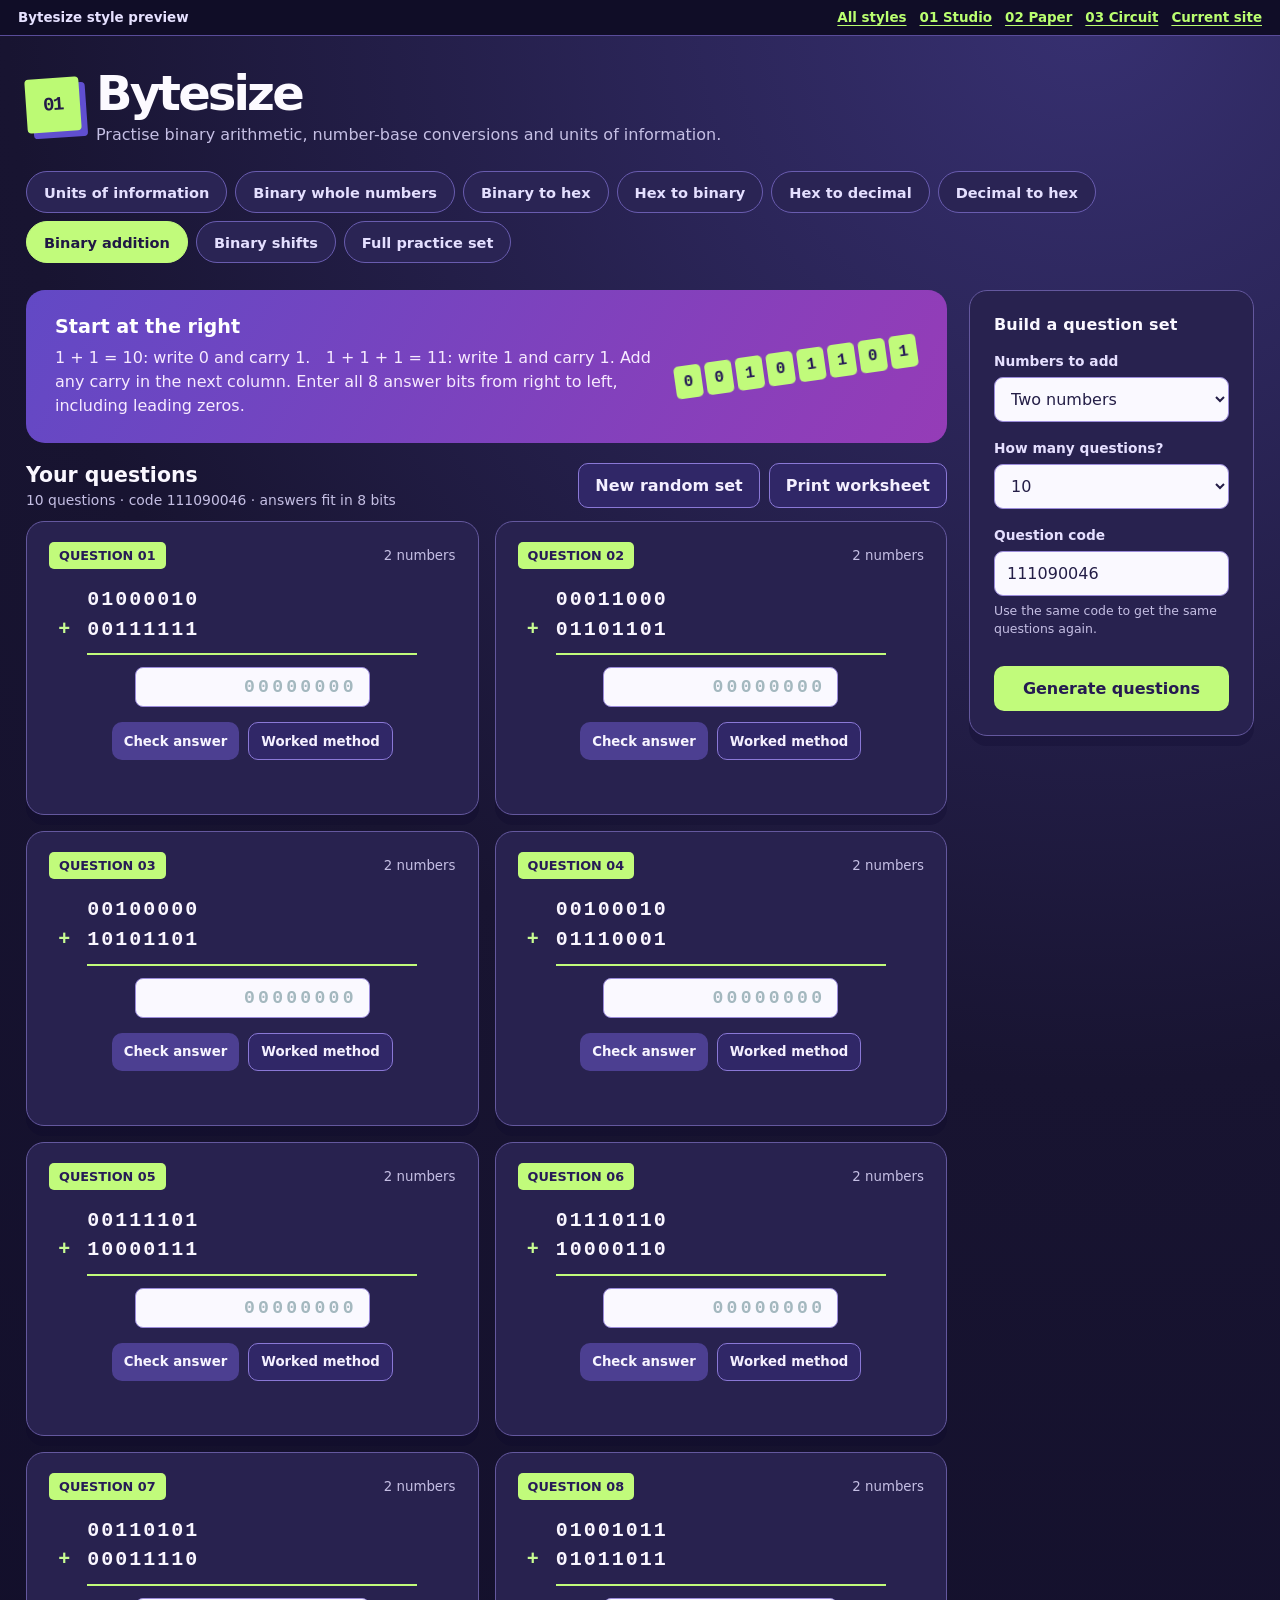
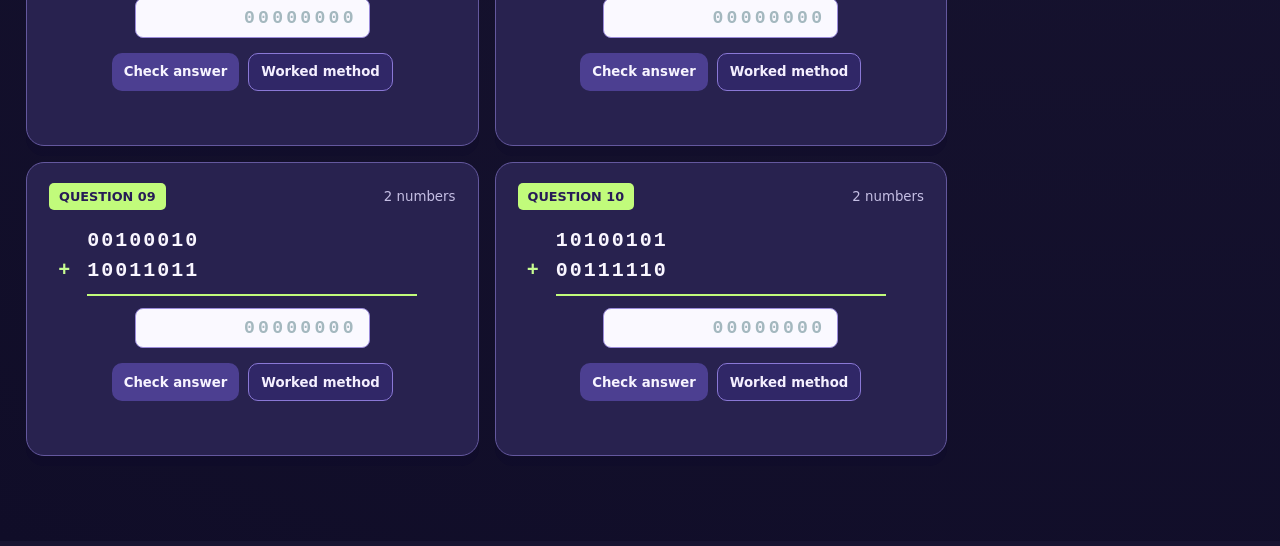
<file: student/style-circuit.html>
<!doctype html>
<html lang="en">
<head>
  <meta charset="utf-8">
  <meta name="viewport" content="width=device-width, initial-scale=1">
  <meta name="theme-color" content="#102b46">
  <meta name="description" content="Practise binary addition and logical binary shifts with up to eight bits, instant feedback and printable questions.">
  <title>Bytesize · 03 · Circuit Lab</title>
  <link rel="icon" type="image/svg+xml" href="data:image/svg+xml,%3Csvg xmlns='http://www.w3.org/2000/svg' viewBox='0 0 64 64'%3E%3Crect width='64' height='64' rx='14' fill='%23102b46'/%3E%3Ctext x='10' y='43' font-family='monospace' font-size='29' font-weight='bold' fill='%2365d1d0'%3E01%3C/text%3E%3C/svg%3E">
  <style>
    :root{font-family:Inter,ui-sans-serif,system-ui,-apple-system,BlinkMacSystemFont,"Segoe UI",sans-serif;color:#19334a;background:#eef4f6;font-size:16px}*{box-sizing:border-box}body{margin:0}button,input,select{font:inherit}button{cursor:pointer}button:focus-visible,input:focus-visible,select:focus-visible{outline:3px solid #eb9d39;outline-offset:3px}.shell{max-width:1220px;margin:auto;padding:28px 28px 70px}.mast{display:flex;align-items:center;gap:20px;margin-bottom:24px}.mark{width:54px;height:54px;border-radius:14px;background:#102b46;color:#66d4d0;display:grid;place-items:center;font:700 19px ui-monospace,monospace;letter-spacing:-.08em}.mast h1{font-size:clamp(1.55rem,3vw,2.2rem);line-height:1.15;letter-spacing:-.035em;margin:0}.mast p{margin:4px 0 0;color:#526c7e}.workspace{display:grid;grid-template-columns:275px minmax(0,1fr);gap:22px;align-items:start}.panel,.question{background:#fff;border:1px solid #d6e3e8;border-radius:18px;box-shadow:0 8px 30px rgba(20,60,80,.045)}.panel{padding:24px;position:sticky;top:24px}.panel h2{font-size:1rem;margin:0 0 19px;letter-spacing:.01em}.field{display:block;margin:18px 0}.field span{display:block;font-size:.86rem;font-weight:700;margin-bottom:8px}.field select,.field input{width:100%;min-height:45px;padding:9px 12px;border:1px solid #a9c0ca;border-radius:9px;background:#fff;color:#19334a}.field small{display:block;color:#607787;font-size:.78rem;line-height:1.45;margin-top:6px}.button{border:0;border-radius:10px;padding:12px 16px;font-weight:700;min-height:45px}.primary{background:#126c82;color:#fff}.primary:hover{background:#0e5367}.secondary{background:#e4f2f5;color:#145d72}.secondary:hover{background:#d5e9ee}.outline{background:#fff;border:1px solid #b6cbd2;color:#175b6b}.actions{display:flex;flex-wrap:wrap;gap:9px}.panel .button{width:100%;margin-top:10px}.lesson{background:#102b46;color:white;border-radius:18px;padding:25px 29px;margin-bottom:20px;display:flex;align-items:center;justify-content:space-between;gap:20px;overflow:hidden}.lesson h2{font-size:1.2rem;margin:0 0 8px}.lesson p{margin:0;color:#d1e7ec;line-height:1.5;max-width:640px}.lesson .chips{display:flex;gap:4px;transform:rotate(-8deg);flex-shrink:0}.chips b{background:#65d1d0;color:#102b46;display:grid;place-items:center;width:27px;height:33px;border-radius:5px;font-family:ui-monospace,monospace}.set-head{display:flex;justify-content:space-between;align-items:end;gap:14px;margin:0 0 13px}.set-head h2{margin:0;font-size:1.28rem}.set-head p{margin:5px 0 0;color:#617a88;font-size:.87rem}.set-head .actions{justify-content:flex-end}.questions{display:grid;grid-template-columns:repeat(2,minmax(0,1fr));gap:16px}.question{padding:20px 22px}.q-top{display:flex;justify-content:space-between;align-items:center;margin-bottom:16px}.badge{color:#146a7e;background:#e4f4f6;padding:6px 10px;border-radius:8px;font-weight:800;font-size:.8rem}.q-top small{color:#667f8e}.calculation{max-width:330px;margin:auto;font:600 1.25rem/1.48 ui-monospace,SFMono-Regular,Menlo,Consolas,monospace;letter-spacing:.1em}.digits{display:grid;grid-template-columns:repeat(8,1fr);text-align:center}.operand{display:flex;align-items:center}.operator{width:29px;margin-left:-29px;color:#14758a}.sum-line{border-top:2px solid #207b92;margin:9px 0 12px}.answer-row{display:flex;align-items:center;gap:10px;justify-content:center}.answer{width:235px;max-width:100%;border:1.5px solid #9db8c2;border-radius:8px;padding:9px 12px;color:#16394f;background:#f9fcfd;letter-spacing:.18em;font:600 1.13rem ui-monospace,monospace;text-align:left}.addition-answer{text-align:right}.answer::placeholder{letter-spacing:.18em;color:#a4b8bf}.q-actions{display:flex;gap:9px;align-items:center;justify-content:center;margin-top:15px}.q-actions button{font-size:.83rem;min-height:38px;padding:8px 12px}.feedback{min-height:23px;text-align:center;font-size:.85rem;margin:11px 0 0;color:#536d7d}.feedback.good{color:#167552;font-weight:700}.feedback.bad{color:#a34032;font-weight:700}.tip{border-top:1px solid #e0eaee;padding-top:12px;margin:12px 0 0;font-size:.83rem;line-height:1.5;color:#345265}.empty{padding:30px;text-align:center;color:#607787}.status{position:fixed;bottom:18px;right:18px;background:#102b46;color:white;padding:11px 16px;border-radius:9px;box-shadow:0 7px 25px #102b4633;z-index:2;font-size:.85rem}.visually-hidden{position:absolute;width:1px;height:1px;padding:0;margin:-1px;overflow:hidden;clip:rect(0,0,0,0);white-space:nowrap;border:0}
    [hidden]{display:none!important}.topic-nav{display:flex;gap:8px;margin:0 0 22px;border-bottom:1px solid #cddde3}.topic-nav button{border:0;border-bottom:3px solid transparent;background:transparent;color:#526c7e;font-weight:700;padding:12px 18px;min-height:48px}.topic-nav button[aria-selected="true"]{color:#115e73;border-bottom-color:#126c82}.shift-example{font:700 1.18rem/1.7 ui-monospace,monospace;letter-spacing:.06em;white-space:nowrap}.shift-calculation{text-align:center;margin:8px auto 16px}.shift-calculation strong{display:block;font:700 1.35rem ui-monospace,monospace;letter-spacing:.12em;color:#173c52}.shift-calculation span{display:block;color:#426477;font-size:.87rem;margin-top:8px}.shift-note{background:#e8f4f6;border-left:4px solid #2e8496;border-radius:8px;padding:14px 17px;line-height:1.55;margin:18px 0}.shift-note strong{color:#124e62}.scenarios{margin-top:26px}.scenarios h2{font-size:1.25rem}.scenario{padding:17px 20px;margin:12px 0}.scenario p{margin:0 0 12px;line-height:1.5}.scenario label{display:block;margin:9px 0;cursor:pointer}.scenario input{margin-right:8px;accent-color:#126c82}.scenario .feedback{text-align:left;margin:9px 0 0}.shift-workspace .lesson{align-items:center}
    @media(max-width:900px){.workspace{grid-template-columns:1fr}.panel{position:static;display:grid;grid-template-columns:repeat(3,1fr);gap:0 14px}.panel h2,.panel .button{grid-column:1/-1}.lesson .chips{display:none}}@media(max-width:680px){.shell{padding:20px 15px 55px}.mast{gap:12px;flex-wrap:wrap}.mast>a{margin-left:0!important}.panel{display:block}.lesson{padding:20px}.set-head{align-items:start;flex-direction:column}.set-head .actions{justify-content:start}.questions{grid-template-columns:1fr}.question{padding:19px 20px}.calculation{font-size:1.08rem}.operator{width:25px;margin-left:-25px}.answer{width:210px}.topic-nav button{flex:1;padding:10px 8px}}@media print{@page{size:A4;margin:14mm}body{background:white}.shell{max-width:none;padding:0}.mast{margin:0 0 12px}.mast>a,.mark,.panel,.lesson,.set-head .actions,.q-actions,.feedback,.tip,.status,.topic-nav,.scenarios,.shift-note{display:none!important}.workspace{display:block}.set-head{margin:0 0 9px}.questions{gap:8mm}.question{box-shadow:none;border:1px solid #adbfc5;break-inside:avoid;padding:13px 17px;border-radius:8px}.q-top{margin-bottom:10px}.answer{border:0;border-bottom:1px solid #879ca3;border-radius:0;background:none}.answer::placeholder{color:transparent}}

    .topic-choices{display:grid;gap:4px}.topic-choices label{display:flex;align-items:center;gap:9px;padding:8px 4px;cursor:pointer;line-height:1.3}.topic-choices input{width:18px;height:18px;flex:0 0 auto;accent-color:#126c82}.all-selection{gap:5px}.panel .all-selection .button{width:auto;flex:1;margin-top:9px;font-size:.82rem;padding:8px}
    .conversion-nav{flex-wrap:wrap;gap:2px 10px;margin-top:0;margin-bottom:22px}.conversion-nav button{font-size:.94rem;padding:12px 18px}.reference{background:#e8f4f6;border-left:4px solid #2e8496;border-radius:8px;padding:15px 18px;line-height:1.55;margin:0 0 18px}.reference p{margin:0 0 7px}.reference p:last-child{margin:0}.reference table{border-collapse:collapse;margin:8px 0;width:100%;max-width:640px}.reference th,.reference td{padding:6px 10px;border-bottom:1px solid #bbd5dd;text-align:left}.conversion-prompt{font:700 1.35rem ui-monospace,monospace;text-align:center;overflow-wrap:anywhere;margin:18px 0}.conversion-prompt span{display:block;font:400 .9rem Inter,ui-sans-serif,system-ui,sans-serif;color:#526c7e;margin:7px 0}.conversion-hint{color:#526c7e;text-align:center;margin:0 0 12px;font-size:.84rem}.unit-answer{width:100%;max-width:220px;min-height:42px;border:1px solid #9db8c2;border-radius:8px;text-align:center;background:#f9fcfd;color:#16394f}.unit-choices{display:flex;justify-content:center;gap:8px;flex-wrap:wrap}.unit-choices button{min-width:48px}.unit-choices button[aria-pressed="true"]{background:#126c82;color:#fff}.unit-card .answer-row{margin:12px 0}.unit-card .feedback{min-height:40px}
    @media(max-width:680px){.conversion-nav{gap:0 5px}.conversion-nav button{flex:1 1 auto;font-size:.94rem;padding:10px 8px}.reference{padding:13px}.reference table{font-size:.84rem}}
    @media print{.conversion-nav{display:none!important}.reference{border:0;padding:0;background:none}}
  
.preview-switch{display:flex;align-items:center;justify-content:space-between;gap:12px;flex-wrap:wrap;padding:10px max(18px,calc((100vw - 1360px)/2));font-size:.84rem;font-weight:700}.preview-switch nav{display:flex;gap:13px;flex-wrap:wrap}.preview-switch a{text-decoration:underline;text-underline-offset:3px}.preview-switch a:focus-visible{outline:3px solid #eb9d39;outline-offset:3px}@media print{.preview-switch{display:none!important}}

:root{color:#f6f5ff;background:#181431}body{background:radial-gradient(circle at 85% 0%,#373071 0,#181431 45%,#100d28 100%);min-height:100vh}.preview-switch{background:#100d27;color:#e6e1ff;border-bottom:1px solid #594c99}.preview-switch a{color:#baff70}.shell{max-width:1360px;padding:30px 26px 85px}.mast{margin-bottom:27px;gap:16px}.mast h1{font-size:clamp(2.2rem,4vw,3rem);color:#fcfaff;letter-spacing:-.06em}.mast p{color:#c5bfe4}.mark{background:#bcfa74;color:#231a48;border-radius:4px;transform:rotate(-4deg);box-shadow:6px 6px 0 #604fd0}.topic-nav{border:0;gap:8px;margin-bottom:27px}.conversion-nav button{border:1px solid #695caf;border-radius:999px;min-height:42px;background:#2a2454;color:#e4dfff;padding:9px 17px;font-size:.91rem}.topic-nav button[aria-selected=true]{color:#201844;background:#c1fb7b;border-color:#c1fb7b}.workspace{grid-template-columns:minmax(0,1fr) 285px;gap:22px}.workspace>aside{grid-column:2;grid-row:1}.workspace>main{grid-column:1;grid-row:1;min-width:0}.panel,.question{background:#28224f;border:1px solid #64589e;color:#f9f6ff;border-radius:18px;box-shadow:0 10px 0 rgba(12,8,41,.22)}.panel{top:20px}.panel h2,.set-head h2,.scenarios h2{color:#faf7ff}.field span{color:#e5dfff}.field small,.set-head p,.q-top small,.feedback,.tip{color:#c5bfe4}.lesson{background:linear-gradient(120deg,#6249c5,#953cb7);border-radius:19px}.lesson p{color:#f7eaff}.lesson .chips b{background:#c1fb7b;color:#261b56}.badge{background:#c1fb7b;color:#271b56;border-radius:5px}.primary{background:#c1fb7b;color:#251a52}.primary:hover{background:#d8ffac}.secondary{background:#4c3f91;color:#f7f4ff}.outline{background:#302767;color:#f4efff;border-color:#8a78d6}.operator{color:#c7fc91}.sum-line{border-color:#c1fb7b}.reference,.shift-note{background:#342c69;border-left-color:#c1fb7b;color:#ede9ff}.reference th,.reference td{border-bottom-color:#6559a4}.conversion-prompt span,.shift-calculation span{color:#d0c7ee}.shift-calculation strong{color:#fff}.unit-choices button[aria-pressed=true]{background:#c1fb7b;color:#261b56}.tip{border-color:#6155a1}.answer,.unit-answer,.field input,.field select{background:#faf9ff;color:#241e47;border-color:#9b8cda}.topic-choices label{color:#f0eaff}.topic-choices input{accent-color:#c1fb7b}.status{background:#c1fb7b;color:#261b56}
@media(max-width:950px){.workspace{grid-template-columns:1fr}.workspace>aside,.workspace>main{grid-column:auto;grid-row:auto}}
@media(max-width:680px){.conversion-nav button{flex:1 1 auto}.shell{padding:20px 15px 55px}}
@media print{body,:root{background:white;color:#19334a}.preview-switch{display:none!important}.workspace{display:block}.panel,.question{background:white;color:#19334a;border-color:#adbfc5}}

</style>
<link rel="stylesheet" href="worked-methods.css">
<script src="worked-methods.js"></script>
</head>
<body><div class="preview-switch"><span>Bytesize style preview</span><nav aria-label="Style previews"><a href="styles.html">All styles</a><a href="style-studio.html">01 Studio</a><a href="style-paper.html">02 Paper</a><a href="style-circuit.html">03 Circuit</a><a href="index.html">Current site</a></nav></div>
<div class="shell">
  <header class="mast"><div class="mark" aria-hidden="true">01</div><div><h1>Bytesize</h1><p>Practise binary arithmetic, number-base conversions and units of information.</p></div></header>
  <nav class="topic-nav conversion-nav" aria-label="Practice topics"><button type="button" id="units-tab" aria-controls="units-section" aria-selected="false">Units of information</button><button type="button" id="binary-decimal-tab" aria-controls="binary-decimal-section" aria-selected="false">Binary whole numbers</button><button type="button" id="binary-hex-tab" aria-controls="binary-hex-section" aria-selected="false">Binary to hex</button><button type="button" id="hex-binary-tab" aria-controls="hex-binary-section" aria-selected="false">Hex to binary</button><button type="button" id="hex-decimal-tab" aria-controls="hex-decimal-section" aria-selected="false">Hex to decimal</button><button type="button" id="decimal-hex-tab" aria-controls="decimal-hex-section" aria-selected="false">Decimal to hex</button><button type="button" id="addition-tab" aria-controls="addition-section" aria-selected="true">Binary addition</button><button type="button" id="shifts-tab" aria-controls="shifts-section" aria-selected="false">Binary shifts</button><button type="button" id="all-practice-tab" aria-controls="all-practice-section" aria-selected="false">Full practice set</button></nav>
  <div class="workspace" id="addition-section">
    <aside class="panel" aria-label="Question settings">
      <h2>Build a question set</h2>
      <label class="field"><span>Numbers to add</span><select id="mode"><option value="mixed">Mixed: two and three</option><option value="2" selected>Two numbers</option><option value="3">Three numbers</option></select></label>
      <label class="field"><span>How many questions?</span><select id="count"><option>6</option><option selected>10</option><option>15</option><option>20</option></select></label>
      <label class="field"><span>Question code</span><input id="seed" type="text" inputmode="numeric" pattern="[0-9]*" maxlength="10" aria-describedby="seed-help"><small id="seed-help">Use the same code to get the same questions again.</small></label>
      <button class="button primary" id="generate">Generate questions</button>
    </aside>
    <main>
      <section class="lesson"><div><h2>Start at the right</h2><p>1 + 1 = 10: write 0 and carry 1. &nbsp; 1 + 1 + 1 = 11: write 1 and carry 1. Add any carry in the next column. Enter all 8 answer bits from right to left, including leading zeros.</p></div><div class="chips" aria-hidden="true"><b>0</b><b>0</b><b>1</b><b>0</b><b>1</b><b>1</b><b>0</b><b>1</b></div></section>
      <div class="set-head"><div><h2>Your questions</h2><p id="set-info"></p></div><div class="actions"><button class="button outline" id="new-code">New random set</button><button class="button outline" id="print">Print worksheet</button></div></div>
      <div id="questions" class="questions" aria-live="polite"></div>
    </main>
  </div>
  <div class="workspace shift-workspace" id="shifts-section" hidden>
    <aside class="panel" aria-label="Binary shift question settings">
      <h2>Build a shift set</h2>
      <label class="field"><span>Shift direction</span><select id="shift-mode"><option value="mixed">Mixed: left and right</option><option value="left" selected>Left only</option><option value="right">Right only</option></select></label>
      <label class="field"><span>How many questions?</span><select id="shift-count"><option selected>6</option><option>10</option><option>15</option></select></label>
      <label class="field"><span>Question code</span><input id="shift-seed" type="text" inputmode="numeric" pattern="[0-9]*" maxlength="10" aria-describedby="shift-seed-help"><small id="shift-seed-help">Use the same code to get the same questions again.</small></label>
      <button class="button primary" id="shift-generate">Generate shift questions</button>
    </aside>
    <main>
      <section class="lesson"><div><h2>Move each bit, then fill empty places with 0</h2><p>A logical shift left by 1 doubles a number (×2). A logical shift right by 1 halves it (÷2) when it divides exactly. Each extra place doubles or halves again. Practise shifts of up to 6 places; every answer fits in 8 bits and uses a whole number.</p></div><div class="shift-example" aria-hidden="true">00010100<br>← 1<br>00101000</div></section>
      <div class="shift-note"><strong>When is a shift useful?</strong> To double a game score or halve an even quantity, use one place. To multiply or divide by 4, use two places. Bits moved off the edge are discarded; empty positions become 0.</div>
      <div class="set-head"><div><h2>Shift practice</h2><p id="shift-info">Logical shifts only · 8 bits · whole-number results</p></div><div class="actions"><button class="button outline" id="shift-new">New random set</button><button class="button outline" id="shift-print">Print worksheet</button></div></div>
      <div id="shift-questions" class="questions" aria-live="polite"></div>
      <section class="scenarios" aria-labelledby="scenarios-title"><h2 id="scenarios-title">Choose a shift for the situation</h2>
        <div class="question scenario"><p><strong>1.</strong> A game awards twice as many points in a bonus round. Which shift multiplies the score by 2?</p><label><input type="radio" name="situation-1" value="left">Logical shift left by 1</label><label><input type="radio" name="situation-1" value="right">Logical shift right by 1</label><button class="button secondary scenario-check" data-scenario="1" type="button">Check choice</button><p class="feedback" id="situation-feedback-1" role="status"></p></div>
        <div class="question scenario"><p><strong>2.</strong> 128 items are split equally into 4 groups. Which shift finds the number in each group?</p><label><input type="radio" name="situation-2" value="left">Logical shift left by 2</label><label><input type="radio" name="situation-2" value="right">Logical shift right by 2</label><button class="button secondary scenario-check" data-scenario="2" type="button">Check choice</button><p class="feedback" id="situation-feedback-2" role="status"></p></div>
      </section>
    </main>
  </div>
  <div id="conversion-pages"></div>
  <div class="workspace" id="all-practice-section" hidden>
    <aside class="panel" aria-label="Full practice set settings"><h2>Choose topics</h2><div id="all-practice-topics" class="topic-choices"></div><div class="actions all-selection"><button class="button outline" type="button" id="all-select">Select all</button><button class="button outline" type="button" id="all-clear">Clear</button></div><label class="field"><span>Questions in the set</span><select id="all-count"><option>10</option><option selected>20</option><option>30</option><option>40</option></select></label><label class="field"><span>Question code</span><input id="all-seed" type="text" inputmode="numeric" pattern="[0-9]*" maxlength="10" aria-describedby="all-seed-help"><small id="all-seed-help">Keep this code and your topic choices to repeat the set.</small></label><button class="button primary" id="all-generate" type="button">Generate full set</button></aside>
    <main><section class="lesson"><div><h2>Full practice set</h2><p>Choose any combination of addition, shifts, conversions and units. Every number-base question stays within 0–255.</p></div></section><div class="set-head"><div><h2>Practice questions</h2><p id="all-info"></p></div><div class="actions"><button class="button outline" id="all-new" type="button">New random set</button><button class="button outline" id="all-print" type="button">Print worksheet</button></div></div><div class="questions" id="all-questions" aria-live="polite"></div></main>
  </div>
</div>
<div id="status" class="status" role="status" hidden></div>
<script>
(() => {
  const $ = id => document.getElementById(id);
  const state = {questions:[]};
  const bit = n => n.toString(2).padStart(8,'0');
  function rng(seed){let x=(seed>>>0)||1;return ()=>{x^=x<<13;x^=x>>>17;x^=x<<5;return (x>>>0)/4294967296}}
  function valid(nums){if(nums.reduce((a,b)=>a+b,0)>255)return false;let carry=0;for(let bit=0;bit<8;bit++){let column=carry+nums.reduce((total,n)=>total+((n>>bit)&1),0);if(column>3)return false;carry=column>>1}return carry===0}
  function question(rand,number){for(let attempt=0;attempt<10000;attempt++){const nums=Array.from({length:number},()=>1+Math.floor(rand()*255));if(valid(nums))return nums}throw new Error('Could not generate a question')}
  function code(){return String(Math.floor(Math.random()*900000000)+100000000)}
  function toast(message){const el=$('status');el.textContent=message;el.hidden=false;clearTimeout(toast.timer);toast.timer=setTimeout(()=>el.hidden=true,2800)}
  function build(){let seed=$('seed').value.trim();if(!/^\d{1,10}$/.test(seed)){toast('Enter a question code using digits only.');$('seed').focus();return}let rand=rng(Number(seed));let mode=$('mode').value;let count=Number($('count').value);state.questions=Array.from({length:count},(_,i)=>question(rand,mode==='mixed'?(i%2?3:2):Number(mode)));render();$('set-info').textContent=`${count} questions · code ${seed} · answers fit in 8 bits`;{const url=new URL(location.href);url.searchParams.set('code',seed);url.searchParams.set('mode',mode);url.searchParams.set('count',String(count));history.replaceState(null,'',url)}}
  function render(){const host=$('questions');host.replaceChildren();state.questions.forEach((nums,i)=>{const card=document.createElement('article');card.className='question';card.dataset.methodKind='addition';const total=nums.reduce((a,b)=>a+b,0);const rows=nums.map((n,j)=>`<div class="operand"><span class="operator">${j?'+':''}</span><span class="digits">${[...bit(n)].map(b=>`<span>${b}</span>`).join('')}</span></div>`).join('');card.innerHTML=`<div class="q-top"><span class="badge">QUESTION ${String(i+1).padStart(2,'0')}</span><small>${nums.length} numbers</small></div><div class="calculation">${rows}<div class="sum-line"></div><div class="answer-row"><label class="visually-hidden" for="answer-${i}">Question ${i+1} answer in binary, exactly 8 bits</label><input class="answer addition-answer" id="answer-${i}" inputmode="numeric" pattern="[01]{8}" maxlength="8" autocomplete="off" placeholder="00000000" aria-describedby="feedback-${i}"></div></div><div class="q-actions"><button class="button secondary check">Check answer</button><button class="button outline method-help" aria-expanded="false">Worked method</button></div><p class="feedback" id="feedback-${i}" role="status"></p><div class="tip student-method-body" hidden></div>`;const input=card.querySelector('input');const feedback=card.querySelector('.feedback');const tip=card.querySelector('.tip');card.querySelector('.check').addEventListener('click',()=>{const value=input.value.trim();if(!/^[01]{8}$/.test(value)){feedback.className='feedback bad';feedback.textContent='Enter exactly 8 binary digits (0 and 1 only), including leading zeros.';return}const correct=parseInt(value,2)===total;feedback.className='feedback '+(correct?'good':'bad');feedback.textContent=correct?`Correct! ${bit(total)}`:'Not quite. Start at the right and check each carry.'});input.addEventListener('keydown',e=>{if(e.key==='Enter')card.querySelector('.check').click()});input.addEventListener('beforeinput',e=>{if(e.inputType==='insertText'){e.preventDefault();if(!/^[01]$/.test(e.data||''))return;if(input.value.length<8)input.value=e.data+input.value}else if(e.inputType==='deleteContentBackward'||e.inputType==='deleteContentForward'){e.preventDefault();input.value=input.selectionStart===0&&input.selectionEnd===input.value.length?'':input.value.slice(1)}});input.addEventListener('paste',e=>{e.preventDefault();const value=e.clipboardData.getData('text').trim();if(/^[01]{8}$/.test(value))input.value=value;else{feedback.className='feedback bad';feedback.textContent='Paste exactly 8 binary digits (0 and 1 only).'}});card.querySelector('.method-help').addEventListener('click',()=>globalThis.BytesizeMethods.toggle(card));host.append(card)})}
  $('generate').addEventListener('click',build);$('new-code').addEventListener('click',()=>{$('seed').value=code();build()});$('print').addEventListener('click',()=>window.print());
  const shiftState={questions:[]};
  function shiftQuestion(rand,direction){
    const places=1+Math.floor(rand()*6),factor=2**places;
    const number=direction==='left'?1+Math.floor(rand()*Math.floor(255/factor)):factor*(1+Math.floor(rand()*Math.floor(255/factor)));
    return {number,places,direction,result:direction==='left'?number*factor:number/factor};
  }
  function buildShifts(){
    const seed=$('shift-seed').value.trim();if(!/^\d{1,10}$/.test(seed)){toast('Enter a question code using digits only.');$('shift-seed').focus();return}
    const rand=rng(Number(seed)),mode=$('shift-mode').value,count=Number($('shift-count').value);
    shiftState.questions=Array.from({length:count},(_,i)=>shiftQuestion(rand,mode==='mixed'?(i%2?'right':'left'):mode));
    renderShifts();$('shift-info').textContent=`${count} questions · code ${seed} · logical shifts · 8 bits`;
    const url=new URL(location.href);url.searchParams.set('shiftcode',seed);url.searchParams.set('shiftmode',mode);url.searchParams.set('shiftcount',String(count));history.replaceState(null,'',url);
  }
  function renderShifts(){
    const host=$('shift-questions');host.replaceChildren();
    shiftState.questions.forEach((q,i)=>{
      const card=document.createElement('article');card.className='question';card.dataset.methodKind=q.kind==='shift-effect'?'shift-effect':'logical-shift';
      card.innerHTML=`<div class="q-top"><span class="badge">QUESTION ${String(i+1).padStart(2,'0')}</span><small>logical shift</small></div><div class="shift-calculation"><strong>${bit(q.number)}</strong><span>Shift ${q.direction} by ${q.places} ${q.places===1?'place':'places'}</span></div><div class="answer-row"><label class="visually-hidden" for="shift-answer-${i}">Question ${i+1} shifted binary answer, exactly 8 bits</label><input class="answer" id="shift-answer-${i}" inputmode="numeric" pattern="[01]{8}" maxlength="8" autocomplete="off" placeholder="00000000" aria-describedby="shift-feedback-${i}"></div><div class="q-actions"><button class="button secondary check">Check answer</button><button class="button outline method-help" aria-expanded="false">Worked method</button></div><p class="feedback" id="shift-feedback-${i}" role="status"></p><div class="tip student-method-body" hidden></div>`;
      const input=card.querySelector('input'),feedback=card.querySelector('.feedback'),tip=card.querySelector('.tip');
      card.querySelector('.check').addEventListener('click',()=>{const value=input.value.trim();if(!/^[01]{8}$/.test(value)){feedback.className='feedback bad';feedback.textContent='Enter exactly 8 binary digits (0 and 1 only), including leading zeros.';return}const correct=parseInt(value,2)===q.result;feedback.className='feedback '+(correct?'good':'bad');feedback.textContent=correct?`Correct! ${bit(q.result)} (${q.result} in decimal).`:`Not quite. Move each bit ${q.direction} ${q.places} ${q.places===1?'place':'places'} and fill the empty places with 0.`});
      input.addEventListener('keydown',e=>{if(e.key==='Enter')card.querySelector('.check').click()});
      input.addEventListener('paste',e=>{e.preventDefault();const value=e.clipboardData.getData('text').trim();if(/^[01]{8}$/.test(value))input.value=value;else{feedback.className='feedback bad';feedback.textContent='Paste exactly 8 binary digits (0 and 1 only).'}});
      card.querySelector('.method-help').addEventListener('click',()=>globalThis.BytesizeMethods.toggle(card));
      host.append(card);
    });
  }
  const conversionTopics=[
    {id:'binary-decimal',title:'Binary whole numbers',description:'Convert between 8-bit binary and decimal whole numbers from 0 to 255.',directions:['binary-decimal','decimal-binary'],tip:'Each bit has a place value: 128, 64, 32, 16, 8, 4, 2, 1. Add the values under the 1s. To write a decimal value in binary, choose the place values that sum to it.'},
    {id:'binary-hex',title:'Binary to hexadecimal',description:'Convert an 8-bit number into two hexadecimal digits.',directions:['binary-hex'],tip:'Split the bits into two groups of four. Convert each group to one hexadecimal digit (0–9 or A–F).'},
    {id:'hex-binary',title:'Hexadecimal to binary',description:'Convert two hexadecimal digits into 8 bits.',directions:['hex-binary'],tip:'Convert each hex digit to four bits, then join the two groups. A–F stand for 10–15.'},
    {id:'hex-decimal',title:'Hexadecimal to decimal',description:'Convert hexadecimal whole numbers to decimal values from 0 to 255.',directions:['hex-decimal'],tip:'Multiply the left hex digit by 16 and add the right hex digit. A–F stand for 10–15.'},
    {id:'decimal-hex',title:'Decimal to hexadecimal',description:'Convert decimal whole numbers from 0 to 255 into hexadecimal.',directions:['decimal-hex'],tip:'Divide by 16. The quotient is the first hex digit and the remainder is the second. Use A–F for values 10–15.'},
    {id:'units',title:'Units of information',description:'Practise bit values, logical shifts, and conversions between information units.',directions:[],tip:'A byte has 8 bits. Each unit step is ×1,000 or ÷1,000. With n bits there are 2^n patterns, and the largest unsigned whole number is 2^n − 1. Logical shifts multiply or divide by powers of 2.'}
  ];
  const conversionState={};
  const displayValue=(n,base)=>base==='binary'?bit(n):base==='hex'?n.toString(16).toUpperCase().padStart(2,'0'):String(n);
  const labelBase=base=>base==='binary'?'binary (base 2)':base==='hex'?'hexadecimal (base 16)':'decimal (base 10)';
  const unitNames=['B','kB','MB','GB','TB'];
  const unitFactor={b:.125,B:1,kB:1e3,MB:1e6,GB:1e9,TB:1e12};
  const unitFormat=n=>Number.isInteger(n)?n.toLocaleString('en-GB'):String(Number(n.toFixed(6)));
  function unitQuestion(rand,i){
    const kind=i%8;
    if(kind===0){const quantity=1+Math.floor(rand()*32),from=rand()<.5?'b':'B',to=from==='b'?'B':'b';return {kind:'convert',prompt:`${from==='b'?quantity*8:quantity} ${from} = ? ${to}`,answer:String(from==='b'?quantity:quantity*8),explain:'8 b = 1 B.'}}
    if(kind===1){
      const levels=['b','B','kB','MB','GB','TB'];const options=levels.slice(0,-2).flatMap((from,i)=>[[from,levels[i+2]],[levels[i+2],from]]);
      const [from,to]=options[Math.floor(rand()*options.length)],steps=unitFactor[to]/unitFactor[from],quantity=1+Math.floor(rand()*20);
      const source=steps>=1?quantity*steps:quantity;
      const result=source*unitFactor[from]/unitFactor[to];
      return {kind:'convert',prompt:`${unitFormat(source)} ${from} = ? ${to}`,answer:String(result),explain:`8 b = 1 B; each decimal prefix step is ×1,000. Convert ${from} to ${to} one step at a time.`};
    }
    if(kind===2){const index=Math.floor(rand()*4),n=1+Math.floor(rand()*12),same=rand()<.33;const left=`${n} ${unitNames[index+1]}`,right=same?`${n*1000} ${unitNames[index]}`:`${(n+(rand()<.5?-1:1))*1000} ${unitNames[index]}`;const leftValue=n*unitFactor[unitNames[index+1]],rightValue=Number(right.split(' ')[0])*unitFactor[unitNames[index]];return {kind:'compare',prompt:`Compare ${left} and ${right}`,answer:leftValue===rightValue?'=':leftValue>rightValue?'>':'<',explain:`1 ${unitNames[index+1]} = 1,000 ${unitNames[index]}.`}}
    if(kind===3){const index=Math.floor(rand()*4),name=['kilo','mega','giga','tera'][index];return {kind:'symbol',prompt:`Which symbol means ${name}byte?`,answer:unitNames[index+1],explain:`${name[0].toUpperCase()+name.slice(1)}byte is written ${unitNames[index+1]}.`}}
    if(kind===4){const bits=1+Math.floor(rand()*8);return {kind:'values',prompt:`State the number of different values that can be represented using ${bits} ${bits===1?'bit':'bits'}.`,answer:String(2**bits),explain:`Each bit has 2 possibilities, so ${bits} ${bits===1?'bit gives':'bits give'} 2^${bits} = ${2**bits} different values.`}}
    if(kind===5){const bits=1+Math.floor(rand()*8);return {kind:'maximum',prompt:`State the largest decimal whole number that can be represented using ${bits} ${bits===1?'bit':'bits'}.`,answer:String(2**bits-1),explain:`With ${bits} ${bits===1?'bit':'bits'}, the largest value is 2^${bits} − 1 = ${2**bits-1}.`}}
    if(kind===6){const places=1+Math.floor(rand()*6),factor=2**places;return {kind:'divide-shift',places,prompt:`Describe the logical binary shift that would divide a whole binary number by ${factor}.`,answer:`right by ${places}`,explain:`A logical right shift by ${places} ${places===1?'place':'places'} divides by ${factor}, provided the result remains a whole number.`}}
    const left=1+Math.floor(rand()*6),right=1+Math.floor(rand()*6),difference=left-right,operation=difference>=0?'multiply':'divide',factor=2**Math.abs(difference);
    return {kind:'shift-effect',left,right,operation,factor,prompt:`What is the arithmetic effect of logically shifting a binary number left by ${left} and then right by ${right}? Assume no significant bits are discarded and the result is a whole number.`,answer:difference===0?'no change':`${operation} by ${factor}`,explain:`Left by ${left} multiplies by 2^${left}; right by ${right} divides by 2^${right}. Overall: ${difference===0?'no change':`${operation} by ${factor}`}.`};
  }
  function validUnitResponse(q,value){
    if(q.kind==='values'||q.kind==='maximum')return /^(?:0|[1-9]\d*)$/.test(value)&&Number(value)===Number(q.answer);
    if(q.kind==='divide-shift'){
      const v=value.toLowerCase().trim().replace(/\s+/g,' ');
      const number=String(q.places),word=['','one','two','three','four','five','six'][q.places];
      return /right|>>/.test(v)&&new RegExp(`(?:\\b${number}\\b|\\b${word}\\b)`).test(v)&&!/left|<</.test(v);
    }
    if(q.kind==='shift-effect'){
      const v=value.toLowerCase().trim().replace(/\s+/g,' ');
      if(q.factor===1)return /^(?:no change|unchanged|same|x\s?1|×\s?1|multiply by 1|divide by 1)$/.test(v);
      const factor=String(q.factor);
      if(q.operation==='multiply')return new RegExp(`(?:multiply|multiplied|times|x|×|\\*)\\s*(?:by\\s*)?${factor}\\b`).test(v)&&!/divide|divided/.test(v);
      return new RegExp(`(?:divide|divided|÷|/)\\s*(?:by\\s*)?${factor}\\b`).test(v)&&!/multiply|multiplied/.test(v);
    }
    return false;
  }
  function initConversionPages(){
    const host=$('conversion-pages');
    for(const topic of conversionTopics){
      const section=document.createElement('div');section.className='workspace';section.id=`${topic.id}-section`;section.hidden=true;
      const reference=topic.id==='binary-decimal'?'<p><strong>Number bases:</strong> decimal uses digits 0–9, binary uses 0–1, and hexadecimal uses 0–9 and A–F. Computers use binary for data and instructions. The same bit pattern can represent an integer, text, an image or sound depending on how it is interpreted.</p><p><strong>Why hex?</strong> One hex digit stands for four bits, so hex is shorter and easier to read than a long binary pattern. The maximum here is 255 = 1111 1111 = FF.</p>':topic.id==='units'?'<p><strong>Bit and byte:</strong> a bit (b) is a 0 or 1; a byte (B) is 8 bits. Capitalisation matters.</p><table><thead><tr><th>Name</th><th>Symbol</th><th>Equivalent</th></tr></thead><tbody><tr><td>kilobyte</td><td>kB</td><td>1,000 B</td></tr><tr><td>megabyte</td><td>MB</td><td>1,000 kB</td></tr><tr><td>gigabyte</td><td>GB</td><td>1,000 MB</td></tr><tr><td>terabyte</td><td>TB</td><td>1,000 GB</td></tr></tbody></table><p>These are decimal prefixes (×1,000). Older uses of “kilobyte” sometimes meant powers of 2; use the decimal values here. Unit-conversion questions span at most two steps.</p>':'<p><strong>Range:</strong> 0–255 decimal = 0000 0000–1111 1111 binary = 00–FF hexadecimal. Hexadecimal uses A–F for 10–15.</p>';
      section.innerHTML=`<aside class="panel" aria-label="${topic.title} settings"><h2>Build a question set</h2><label class="field"><span>How many questions?</span><select id="${topic.id}-count"><option>6</option><option selected>10</option><option>15</option><option>20</option></select></label><label class="field"><span>Question code</span><input id="${topic.id}-seed" type="text" inputmode="numeric" pattern="[0-9]*" maxlength="10" aria-describedby="${topic.id}-seed-help"><small id="${topic.id}-seed-help">Use the same code to get the same questions again.</small></label><button class="button primary" id="${topic.id}-generate">Generate questions</button></aside><main><section class="lesson"><div><h2>${topic.title}</h2><p>${topic.description}</p></div></section><div class="reference">${reference}<p><strong>Method:</strong> ${topic.tip}</p></div><div class="set-head"><div><h2>Practice questions</h2><p id="${topic.id}-info"></p></div><div class="actions"><button class="button outline" id="${topic.id}-new">New random set</button><button class="button outline" id="${topic.id}-print">Print worksheet</button></div></div><div class="questions" id="${topic.id}-questions" aria-live="polite"></div></main>`;
      host.append(section);
      const params=new URLSearchParams(location.search),key=topic.id.replaceAll('-','');const saved=params.get(`${key}code`);
      $(`${topic.id}-seed`).value=saved&&/^\d{1,10}$/.test(saved)?saved:code();if(['6','10','15','20'].includes(params.get(`${key}count`)))$(`${topic.id}-count`).value=params.get(`${key}count`);
      $(`${topic.id}-generate`).addEventListener('click',()=>buildConversions(topic));$(`${topic.id}-new`).addEventListener('click',()=>{$(`${topic.id}-seed`).value=code();buildConversions(topic)});$(`${topic.id}-print`).addEventListener('click',()=>window.print());
      buildConversions(topic);
    }
  }
  function buildConversions(topic){
    const seed=$(`${topic.id}-seed`).value.trim();if(!/^\d{1,10}$/.test(seed)){toast('Enter a question code using digits only.');return}
    const rand=rng(Number(seed)),count=Number($(`${topic.id}-count`).value);
    const questions=Array.from({length:count},(_,i)=>{
      if(topic.id==='units')return unitQuestion(rand,i);
      const direction=topic.directions.length===1?topic.directions[0]:topic.directions[(i+Math.floor(Number(seed)%topic.directions.length))%topic.directions.length];
      const [from,to]=direction.split('-'),n=Math.floor(rand()*256);return {kind:'base',from,to,n,prompt:displayValue(n,from),answer:displayValue(n,to)};
    });
    conversionState[topic.id]=questions;renderConversions(topic);
    $(`${topic.id}-info`).textContent=`${count} questions · code ${seed}`;
    const key=topic.id.replaceAll('-',''),url=new URL(location.href);url.searchParams.set(`${key}code`,seed);url.searchParams.set(`${key}count`,String(count));history.replaceState(null,'',url);
  }
  function renderConversions(topic){
    const host=$(`${topic.id}-questions`);host.replaceChildren();
    conversionState[topic.id].forEach((q,i)=>{
      const card=document.createElement('article');card.className='question unit-card';card.dataset.methodKind=globalThis.BytesizeMethods.kindForQuestion(q);
      const prompt=q.kind==='base'?`<span>Convert ${labelBase(q.from)} to ${labelBase(q.to)}</span>${q.prompt}`:q.prompt;
      const placeholder=q.kind==='base'?(q.to==='binary'?'00000000':q.to==='hex'?'00':'0'):q.kind==='divide-shift'?'e.g. right by 2':q.kind==='shift-effect'?'e.g. divide by 2':q.kind==='symbol'?'e.g. kB':'Enter the number';
      const answer=q.kind==='compare'?'<div class="unit-choices"><button type="button" class="button outline" data-choice="&lt;" aria-pressed="false">&lt;</button><button type="button" class="button outline" data-choice="=" aria-pressed="false">=</button><button type="button" class="button outline" data-choice="&gt;" aria-pressed="false">&gt;</button></div>':q.kind==='symbol'?'<div class="unit-choices">'+unitNames.slice(1).map(v=>`<button type="button" class="button outline" data-choice="${v}" aria-pressed="false">${v}</button>`).join('')+'</div>':`<label class="visually-hidden" for="${topic.id}-answer-${i}">Question ${i+1} answer</label><input class="${q.kind==='base'?'answer':'unit-answer'}" id="${topic.id}-answer-${i}" autocomplete="off" spellcheck="false" inputmode="${q.kind==='base'&&q.to==='hex'||['divide-shift','shift-effect'].includes(q.kind)?'text':'numeric'}" maxlength="${['divide-shift','shift-effect'].includes(q.kind)?60:q.kind==='base'?(q.to==='binary'?8:q.to==='hex'?2:3):12}" placeholder="${placeholder}" aria-describedby="${topic.id}-feedback-${i}">`;
      card.innerHTML=`<div class="q-top"><span class="badge">QUESTION ${String(i+1).padStart(2,'0')}</span><small>${q.kind==='base'?'number bases':'units'}</small></div><div class="conversion-prompt">${prompt}</div><div class="answer-row">${answer}</div><div class="q-actions"><button class="button secondary check" type="button">Check answer</button><button class="button outline method-help" type="button" aria-expanded="false">Worked method</button></div><p class="feedback" id="${topic.id}-feedback-${i}" role="status"></p><div class="tip student-method-body" hidden></div>`;
      const input=card.querySelector('input'),feedback=card.querySelector('.feedback'),tip=card.querySelector('.tip');let selected='';
      card.querySelectorAll('[data-choice]').forEach(button=>button.addEventListener('click',()=>{selected=button.dataset.choice;card.querySelectorAll('[data-choice]').forEach(b=>b.setAttribute('aria-pressed',String(b===button)))}));
      if(input){input.addEventListener('keydown',e=>{if(e.key==='Enter')card.querySelector('.check').click()});}
      card.querySelector('.check').addEventListener('click',()=>{
        const value=input?input.value.trim():selected;
        const pattern=q.kind==='base'?(q.to==='binary'?/^[01]{8}$/:q.to==='hex'?/^[0-9A-Fa-f]{2}$/:/^(?:0|[1-9]\d{0,2})$/):q.kind==='convert'?/^(?:0|[1-9]\d{0,2}(?:,?\d{3})*)(?:\.\d+)?$/:null;
        if(!value||(pattern&&!pattern.test(value))){feedback.className='feedback bad';feedback.textContent=q.to==='binary'?'Enter exactly 8 bits, including leading zeros.':q.to==='hex'?'Enter two hexadecimal digits (00–FF).':q.to==='decimal'?'Enter a whole number from 0 to 255.':q.kind==='convert'?'Enter a number without a unit.':q.kind==='values'||q.kind==='maximum'?'Enter a whole number.':q.kind==='divide-shift'||q.kind==='shift-effect'?'Enter a short description.':'Choose an answer.';return}
        const correct=q.kind==='base'?q.to==='binary'?value===q.answer:q.to==='hex'?value.toUpperCase()===q.answer:Number(value)===q.n:q.kind==='convert'?Number(value.replaceAll(',',''))===Number(q.answer):['values','maximum','divide-shift','shift-effect'].includes(q.kind)?validUnitResponse(q,value):value===q.answer;
        feedback.className='feedback '+(correct?'good':'bad');feedback.textContent=correct?`Correct! ${q.answer}${q.kind==='base'?'':q.kind==='convert'?' (in the target unit)':''}`:'Not quite. Try again or use the worked method.';
      });
      card.querySelector('.method-help').addEventListener('click',()=>globalThis.BytesizeMethods.toggle(card));host.append(card);
    });
  }
  initConversionPages();

  const topics=['units','binary-decimal','binary-hex','hex-binary','hex-decimal','decimal-hex','addition','shifts','all-practice'];
  const allChoices=[
    ...conversionTopics.map(t=>({id:t.id,label:t.title})),
    {id:'addition',label:'Binary addition'},
    {id:'shifts',label:'Binary shifts'}
  ];
  const allState={questions:[]};
  function initAllPractice(){
    const host=$('all-practice-topics');
    for(const topic of allChoices){const label=document.createElement('label');label.innerHTML=`<input type="checkbox" value="${topic.id}" checked><span>${topic.label}</span>`;host.append(label)}
    $('all-select').addEventListener('click',()=>host.querySelectorAll('input').forEach(c=>c.checked=true));
    $('all-clear').addEventListener('click',()=>host.querySelectorAll('input').forEach(c=>c.checked=false));
    $('all-generate').addEventListener('click',buildAllPractice);
    $('all-new').addEventListener('click',()=>{$('all-seed').value=code();buildAllPractice()});
    $('all-print').addEventListener('click',()=>window.print());
    const params=new URLSearchParams(location.search),saved=params.get('allcode');$('all-seed').value=saved&&/^\d{1,10}$/.test(saved)?saved:code();
    if(['10','20','30','40'].includes(params.get('allcount')))$('all-count').value=params.get('allcount');
    const selected=params.get('alltopics');if(selected){const ids=selected.split(',');host.querySelectorAll('input').forEach(c=>c.checked=ids.includes(c.value))}
    buildAllPractice();
  }
  function buildAllPractice(){
    const selected=[...$('all-practice-topics').querySelectorAll('input:checked')].map(c=>c.value);
    if(!selected.length){toast('Select at least one topic.');$('all-info').textContent='Select at least one topic to generate questions.';return}
    const seed=$('all-seed').value.trim();if(!/^\d{1,10}$/.test(seed)){toast('Enter a question code using digits only.');$('all-seed').focus();return}
    const rand=rng(Number(seed)),count=Number($('all-count').value),offset=Math.floor(rand()*selected.length);let unitIndex=0;
    allState.questions=Array.from({length:count},(_,i)=>{
      const id=selected[(i+offset)%selected.length];
      if(id==='addition'){const nums=question(rand,rand()<.5?2:3);return {kind:'addition',id,nums,answer:bit(nums.reduce((a,b)=>a+b,0))}}
      if(id==='shifts'){const q=shiftQuestion(rand,rand()<.5?'left':'right');return {kind:'shift',id,...q,answer:bit(q.result)}}
      const topic=conversionTopics.find(t=>t.id===id);
      if(id==='units')return {id,...unitQuestion(rand,unitIndex++)};
      const direction=topic.directions.length===1?topic.directions[0]:topic.directions[(i+Math.floor(rand()*topic.directions.length))%topic.directions.length];
      const [from,to]=direction.split('-'),n=Math.floor(rand()*256);
      return {kind:'base',id,from,to,n,prompt:displayValue(n,from),answer:displayValue(n,to)};
    });
    renderAllPractice();$('all-info').textContent=`${count} questions · ${selected.length} ${selected.length===1?'topic':'topics'} · code ${seed}`;
    const url=new URL(location.href);url.searchParams.set('allcode',seed);url.searchParams.set('allcount',String(count));url.searchParams.set('alltopics',selected.join(','));history.replaceState(null,'',url);
  }
  function renderAllPractice(){
    const host=$('all-questions');host.replaceChildren();
    allState.questions.forEach((q,i)=>{
      const card=document.createElement('article');card.className='question unit-card';card.dataset.methodKind=globalThis.BytesizeMethods.kindForQuestion(q);
      const title=allChoices.find(t=>t.id===q.id).label;
      let prompt,help;
      if(q.kind==='addition'){prompt=`<div class="calculation">${q.nums.map((n,j)=>`<div class="operand"><span class="operator">${j?'+':''}</span><span class="digits">${[...bit(n)].map(b=>`<span>${b}</span>`).join('')}</span></div>`).join('')}<div class="sum-line"></div></div>`;help='Add right to left. Carry into the next column when necessary.'}
      else if(q.kind==='shift'){prompt=`<div class="shift-calculation"><strong>${bit(q.number)}</strong><span>Shift ${q.direction} by ${q.places} ${q.places===1?'place':'places'}</span></div>`;help=`A logical shift ${q.direction} by ${q.places} ${q.places===1?'place':'places'} ${q.direction==='left'?'multiplies':'divides'} by ${2**q.places}. Fill empty places with 0.`}
      else if(q.kind==='base'){prompt=`<div class="conversion-prompt"><span>Convert ${labelBase(q.from)} to ${labelBase(q.to)}</span>${q.prompt}</div>`;help=conversionTopics.find(t=>t.id===q.id).tip}
      else{prompt=`<div class="conversion-prompt">${q.prompt}</div>`;help=q.explain}
      const buttons=q.kind==='compare'?['<','=','>']:q.kind==='symbol'?unitNames.slice(1):null;
      const answer=buttons?`<div class="unit-choices">${buttons.map(v=>`<button type="button" class="button outline" data-choice="${v==='<'?'&lt;':v==='>'?'&gt;':v}" aria-pressed="false">${v==='<'?'&lt;':v==='>'?'&gt;':v}</button>`).join('')}</div>`:`<label class="visually-hidden" for="all-answer-${i}">Question ${i+1} answer</label><input class="${q.kind==='addition'?'answer addition-answer':['shift','base'].includes(q.kind)?'answer':'unit-answer'}" id="all-answer-${i}" autocomplete="off" spellcheck="false" inputmode="${q.kind==='base'&&q.to==='hex'||['divide-shift','shift-effect'].includes(q.kind)?'text':'numeric'}" maxlength="${q.kind==='base'&&q.to==='hex'?2:['divide-shift','shift-effect'].includes(q.kind)?60:12}" placeholder="${q.kind==='base'&&q.to==='hex'?'00':q.kind==='base'&&q.to==='decimal'?'0':['addition','shift'].includes(q.kind)||q.to==='binary'?'00000000':q.kind==='divide-shift'?'right by 2':q.kind==='shift-effect'?'divide by 2':'Enter number'}" aria-describedby="all-feedback-${i}">`;
      card.innerHTML=`<div class="q-top"><span class="badge">QUESTION ${String(i+1).padStart(2,'0')}</span><small>${title}</small></div>${prompt}<div class="answer-row">${answer}</div><div class="q-actions"><button type="button" class="button secondary check">Check answer</button><button type="button" class="button outline method-help" aria-expanded="false">Worked method</button></div><p class="feedback" id="all-feedback-${i}" role="status"></p><div class="tip student-method-body" hidden></div>`;
      const input=card.querySelector('input'),feedback=card.querySelector('.feedback'),tip=card.querySelector('.tip');let selected='';
      card.querySelectorAll('[data-choice]').forEach(b=>b.addEventListener('click',()=>{selected=b.dataset.choice;card.querySelectorAll('[data-choice]').forEach(c=>c.setAttribute('aria-pressed',String(c===b)))}));
      if(input){input.addEventListener('keydown',e=>{if(e.key==='Enter')card.querySelector('.check').click()});if(q.kind==='addition')input.addEventListener('beforeinput',e=>{if(e.inputType==='insertText'){e.preventDefault();if(/^[01]$/.test(e.data||'')&&input.value.length<8)input.value=e.data+input.value}else if(e.inputType==='deleteContentBackward'||e.inputType==='deleteContentForward'){e.preventDefault();input.value=input.selectionStart===0&&input.selectionEnd===input.value.length?'':input.value.slice(1)}})}
      card.querySelector('.check').addEventListener('click',()=>{
        const value=input?input.value.trim():selected;
        const binary=['addition','shift'].includes(q.kind)||q.kind==='base'&&q.to==='binary';
        const valid=binary?/^[01]{8}$/.test(value):q.kind==='base'&&q.to==='hex'?/^[0-9A-Fa-f]{2}$/.test(value):q.kind==='base'&&q.to==='decimal'?/^(?:0|[1-9]\d{0,2})$/.test(value)&&Number(value)<=255:q.kind==='convert'?/^(?:0|[1-9]\d{0,2}(?:,?\d{3})*)(?:\.\d+)?$/.test(value):!!value;
        if(!valid){feedback.className='feedback bad';feedback.textContent=binary?'Enter exactly 8 bits, including leading zeros.':q.kind==='base'&&q.to==='hex'?'Enter two hexadecimal digits.':q.kind==='base'?'Enter a whole number from 0 to 255.':q.kind==='convert'?'Enter a number without the unit.':q.kind==='values'||q.kind==='maximum'?'Enter a whole number.':q.kind==='divide-shift'||q.kind==='shift-effect'?'Enter a short description.':'Choose an answer.';return}
        const correct=q.kind==='base'&&q.to==='hex'?value.toUpperCase()===q.answer:q.kind==='base'&&q.to==='decimal'?Number(value)===q.n:q.kind==='convert'?Number(value.replaceAll(',',''))===Number(q.answer):['values','maximum','divide-shift','shift-effect'].includes(q.kind)?validUnitResponse(q,value):value===q.answer;
        feedback.className='feedback '+(correct?'good':'bad');feedback.textContent=correct?`Correct! ${q.answer}`:'Not quite. Try again or use the worked method.';
      });
      card.querySelector('.method-help').addEventListener('click',()=>globalThis.BytesizeMethods.toggle(card));host.append(card);
    });
  }
  initAllPractice();

  function selectTopic(topic){for(const name of topics){$(`${name}-section`).hidden=name!==topic;$(`${name}-tab`).setAttribute('aria-selected',String(name===topic))}const url=new URL(location.href);url.hash=topic;history.replaceState(null,'',url)}
  for(const name of topics)$(`${name}-tab`).addEventListener('click',()=>selectTopic(name));
  $('shift-generate').addEventListener('click',buildShifts);$('shift-new').addEventListener('click',()=>{$('shift-seed').value=code();buildShifts()});$('shift-print').addEventListener('click',()=>window.print());
  document.querySelectorAll('.scenario-check').forEach(button=>button.addEventListener('click',()=>{const n=button.dataset.scenario,choice=document.querySelector(`input[name="situation-${n}"]:checked`),feedback=$(`situation-feedback-${n}`);if(!choice){feedback.className='feedback bad';feedback.textContent='Choose a shift first.';return}const correct=choice.value===(n==='1'?'left':'right');feedback.className='feedback '+(correct?'good':'bad');feedback.textContent=correct?(n==='1'?'Correct. Left by 1 multiplies by 2.':'Correct. Right by 2 divides by 4, so each group has 32 items.'):(n==='1'?'Try again: doubling means multiplying by 2.':'Try again: splitting into 4 means dividing by 4.')}));
  const params=new URLSearchParams(location.search);const q=params.get('code');$('seed').value=q&&/^\d{1,10}$/.test(q)?q:code();if(['2','3','mixed'].includes(params.get('mode')))$('mode').value=params.get('mode');if(['6','10','15','20'].includes(params.get('count')))$('count').value=params.get('count');build();
  const sq=params.get('shiftcode');$('shift-seed').value=sq&&/^\d{1,10}$/.test(sq)?sq:code();if(['left','right','mixed'].includes(params.get('shiftmode')))$('shift-mode').value=params.get('shiftmode');if(['6','10','15'].includes(params.get('shiftcount')))$('shift-count').value=params.get('shiftcount');buildShifts();selectTopic(topics.includes(location.hash.slice(1))?location.hash.slice(1):'addition');
  if(document.modelContext?.registerTool){
    const register=tool=>{try{Promise.resolve(document.modelContext.registerTool(tool)).catch(()=>{})}catch{}};
    register({name:'generate_binary_addition_questions',title:'Generate binary addition questions',description:'Choose a question code, number of questions and whether to add two or three numbers. Updates the visible question set.',inputSchema:{type:'object',properties:{code:{type:'string',pattern:'^[0-9]{1,10}$'},mode:{type:'string',enum:['2','3','mixed']},count:{type:'integer',enum:[6,10,15,20]}},required:['code','mode','count'],additionalProperties:false},annotations:{readOnlyHint:false},execute(input){if(!input||!/^[0-9]{1,10}$/.test(input.code)||!['2','3','mixed'].includes(input.mode)||![6,10,15,20].includes(input.count))throw Error('Invalid question settings');$('seed').value=input.code;$('mode').value=input.mode;$('count').value=String(input.count);build();return{code:input.code,questions:state.questions.map((ns,i)=>({number:i+1,operands:ns.map(bit)}))}}});
    register({name:'check_binary_addition_answer',title:'Check a binary addition answer',description:'Check a student answer to a visible question and show the feedback on the page.',inputSchema:{type:'object',properties:{question:{type:'integer',minimum:1},answer:{type:'string',pattern:'^[01]{8}$'}},required:['question','answer'],additionalProperties:false},annotations:{readOnlyHint:false},execute(input){if(!input||!Number.isInteger(input.question)||input.question<1||input.question>state.questions.length||!/^[01]{8}$/.test(input.answer))throw Error('Invalid question or binary answer');const index=input.question-1;const field=$(`answer-${index}`);field.value=input.answer;field.closest('.question').querySelector('.check').click();return{question:input.question,correct:parseInt(input.answer,2)===state.questions[index].reduce((a,b)=>a+b,0),feedback:$(`feedback-${index}`).textContent}}});
  }
})();
</script>
</body>
</html>
</file>
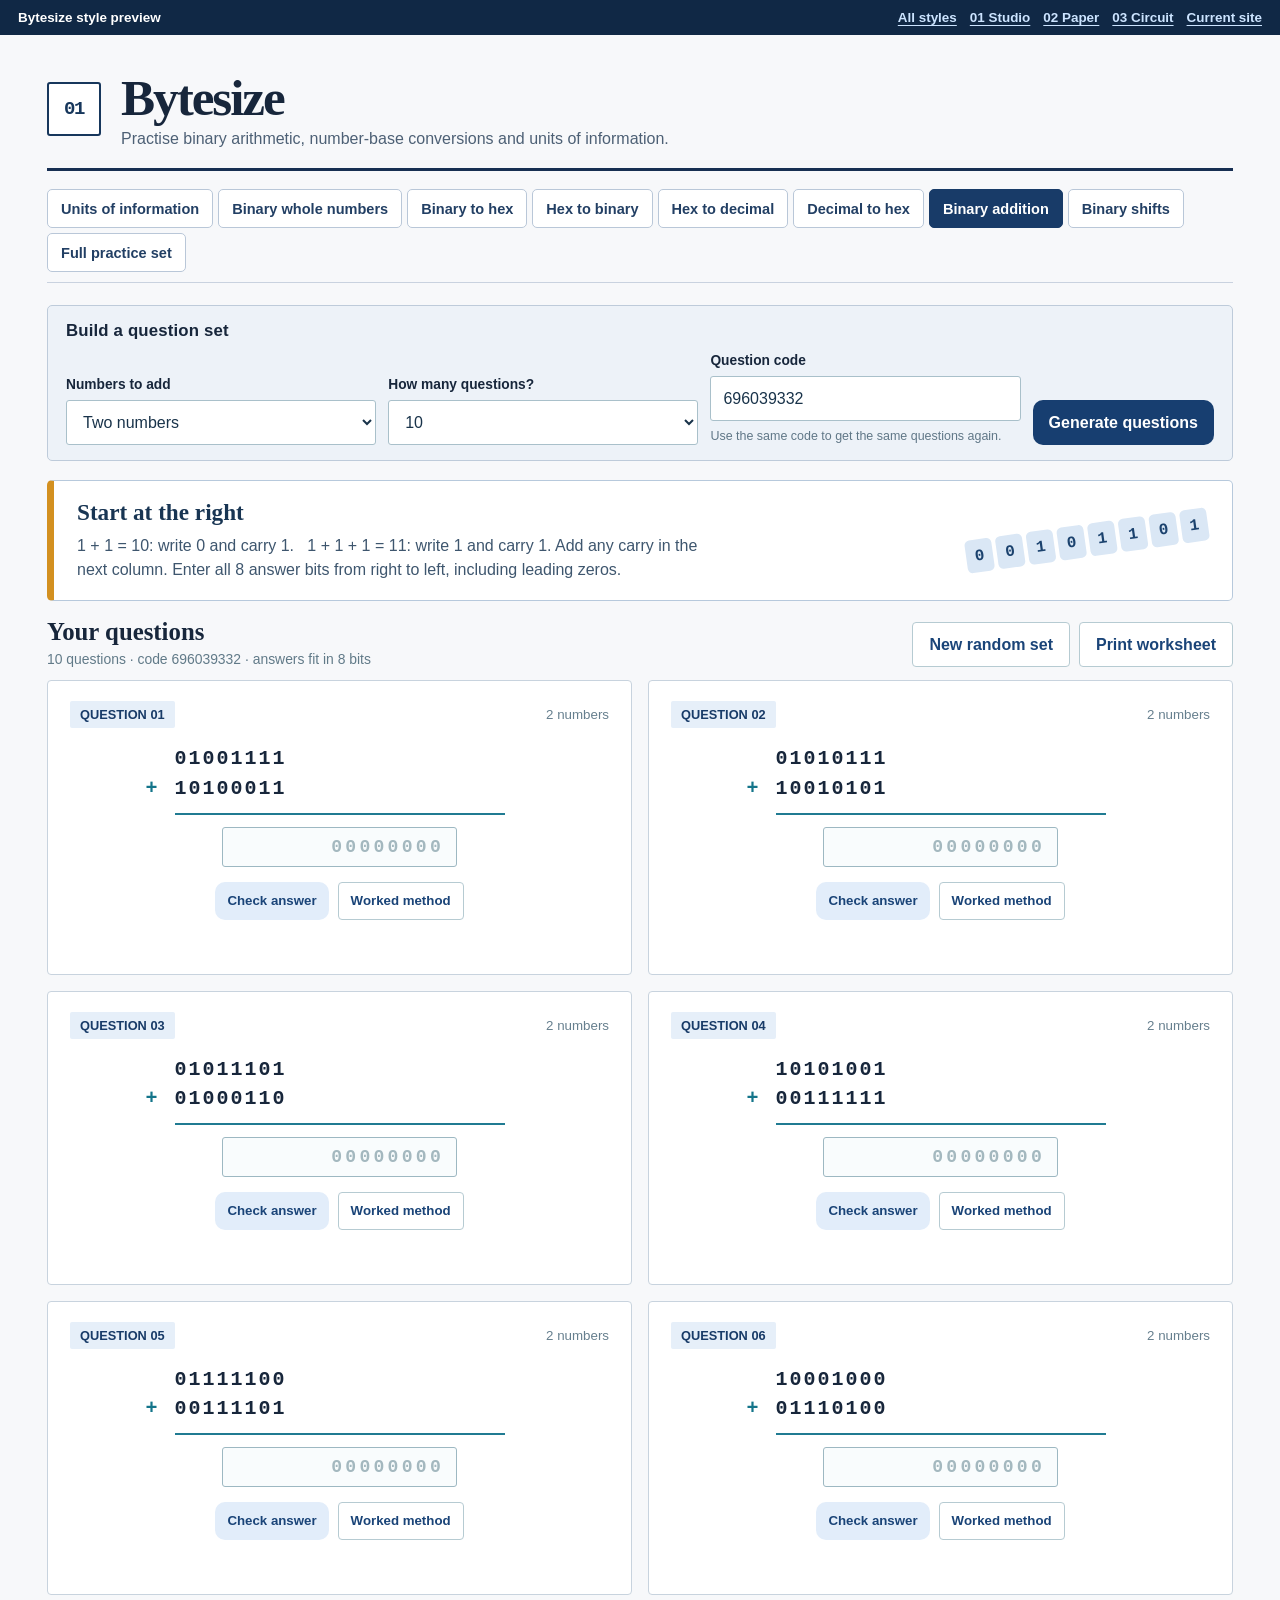
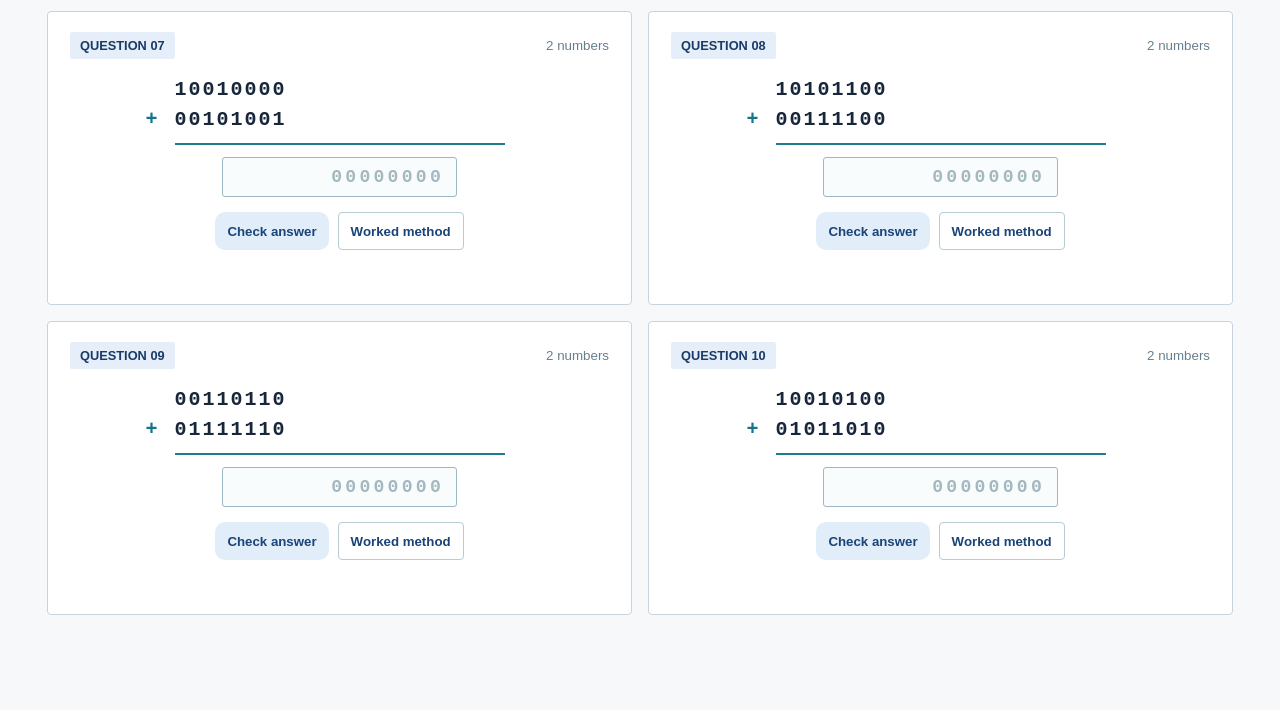
<file: student/style-paper.html>
<!doctype html>
<html lang="en">
<head>
  <meta charset="utf-8">
  <meta name="viewport" content="width=device-width, initial-scale=1">
  <meta name="theme-color" content="#102b46">
  <meta name="description" content="Practise binary addition and logical binary shifts with up to eight bits, instant feedback and printable questions.">
  <title>Bytesize · 02 · Clear Paper</title>
  <link rel="icon" type="image/svg+xml" href="data:image/svg+xml,%3Csvg xmlns='http://www.w3.org/2000/svg' viewBox='0 0 64 64'%3E%3Crect width='64' height='64' rx='14' fill='%23102b46'/%3E%3Ctext x='10' y='43' font-family='monospace' font-size='29' font-weight='bold' fill='%2365d1d0'%3E01%3C/text%3E%3C/svg%3E">
  <style>
    :root{font-family:Inter,ui-sans-serif,system-ui,-apple-system,BlinkMacSystemFont,"Segoe UI",sans-serif;color:#19334a;background:#eef4f6;font-size:16px}*{box-sizing:border-box}body{margin:0}button,input,select{font:inherit}button{cursor:pointer}button:focus-visible,input:focus-visible,select:focus-visible{outline:3px solid #eb9d39;outline-offset:3px}.shell{max-width:1220px;margin:auto;padding:28px 28px 70px}.mast{display:flex;align-items:center;gap:20px;margin-bottom:24px}.mark{width:54px;height:54px;border-radius:14px;background:#102b46;color:#66d4d0;display:grid;place-items:center;font:700 19px ui-monospace,monospace;letter-spacing:-.08em}.mast h1{font-size:clamp(1.55rem,3vw,2.2rem);line-height:1.15;letter-spacing:-.035em;margin:0}.mast p{margin:4px 0 0;color:#526c7e}.workspace{display:grid;grid-template-columns:275px minmax(0,1fr);gap:22px;align-items:start}.panel,.question{background:#fff;border:1px solid #d6e3e8;border-radius:18px;box-shadow:0 8px 30px rgba(20,60,80,.045)}.panel{padding:24px;position:sticky;top:24px}.panel h2{font-size:1rem;margin:0 0 19px;letter-spacing:.01em}.field{display:block;margin:18px 0}.field span{display:block;font-size:.86rem;font-weight:700;margin-bottom:8px}.field select,.field input{width:100%;min-height:45px;padding:9px 12px;border:1px solid #a9c0ca;border-radius:9px;background:#fff;color:#19334a}.field small{display:block;color:#607787;font-size:.78rem;line-height:1.45;margin-top:6px}.button{border:0;border-radius:10px;padding:12px 16px;font-weight:700;min-height:45px}.primary{background:#126c82;color:#fff}.primary:hover{background:#0e5367}.secondary{background:#e4f2f5;color:#145d72}.secondary:hover{background:#d5e9ee}.outline{background:#fff;border:1px solid #b6cbd2;color:#175b6b}.actions{display:flex;flex-wrap:wrap;gap:9px}.panel .button{width:100%;margin-top:10px}.lesson{background:#102b46;color:white;border-radius:18px;padding:25px 29px;margin-bottom:20px;display:flex;align-items:center;justify-content:space-between;gap:20px;overflow:hidden}.lesson h2{font-size:1.2rem;margin:0 0 8px}.lesson p{margin:0;color:#d1e7ec;line-height:1.5;max-width:640px}.lesson .chips{display:flex;gap:4px;transform:rotate(-8deg);flex-shrink:0}.chips b{background:#65d1d0;color:#102b46;display:grid;place-items:center;width:27px;height:33px;border-radius:5px;font-family:ui-monospace,monospace}.set-head{display:flex;justify-content:space-between;align-items:end;gap:14px;margin:0 0 13px}.set-head h2{margin:0;font-size:1.28rem}.set-head p{margin:5px 0 0;color:#617a88;font-size:.87rem}.set-head .actions{justify-content:flex-end}.questions{display:grid;grid-template-columns:repeat(2,minmax(0,1fr));gap:16px}.question{padding:20px 22px}.q-top{display:flex;justify-content:space-between;align-items:center;margin-bottom:16px}.badge{color:#146a7e;background:#e4f4f6;padding:6px 10px;border-radius:8px;font-weight:800;font-size:.8rem}.q-top small{color:#667f8e}.calculation{max-width:330px;margin:auto;font:600 1.25rem/1.48 ui-monospace,SFMono-Regular,Menlo,Consolas,monospace;letter-spacing:.1em}.digits{display:grid;grid-template-columns:repeat(8,1fr);text-align:center}.operand{display:flex;align-items:center}.operator{width:29px;margin-left:-29px;color:#14758a}.sum-line{border-top:2px solid #207b92;margin:9px 0 12px}.answer-row{display:flex;align-items:center;gap:10px;justify-content:center}.answer{width:235px;max-width:100%;border:1.5px solid #9db8c2;border-radius:8px;padding:9px 12px;color:#16394f;background:#f9fcfd;letter-spacing:.18em;font:600 1.13rem ui-monospace,monospace;text-align:left}.addition-answer{text-align:right}.answer::placeholder{letter-spacing:.18em;color:#a4b8bf}.q-actions{display:flex;gap:9px;align-items:center;justify-content:center;margin-top:15px}.q-actions button{font-size:.83rem;min-height:38px;padding:8px 12px}.feedback{min-height:23px;text-align:center;font-size:.85rem;margin:11px 0 0;color:#536d7d}.feedback.good{color:#167552;font-weight:700}.feedback.bad{color:#a34032;font-weight:700}.tip{border-top:1px solid #e0eaee;padding-top:12px;margin:12px 0 0;font-size:.83rem;line-height:1.5;color:#345265}.empty{padding:30px;text-align:center;color:#607787}.status{position:fixed;bottom:18px;right:18px;background:#102b46;color:white;padding:11px 16px;border-radius:9px;box-shadow:0 7px 25px #102b4633;z-index:2;font-size:.85rem}.visually-hidden{position:absolute;width:1px;height:1px;padding:0;margin:-1px;overflow:hidden;clip:rect(0,0,0,0);white-space:nowrap;border:0}
    [hidden]{display:none!important}.topic-nav{display:flex;gap:8px;margin:0 0 22px;border-bottom:1px solid #cddde3}.topic-nav button{border:0;border-bottom:3px solid transparent;background:transparent;color:#526c7e;font-weight:700;padding:12px 18px;min-height:48px}.topic-nav button[aria-selected="true"]{color:#115e73;border-bottom-color:#126c82}.shift-example{font:700 1.18rem/1.7 ui-monospace,monospace;letter-spacing:.06em;white-space:nowrap}.shift-calculation{text-align:center;margin:8px auto 16px}.shift-calculation strong{display:block;font:700 1.35rem ui-monospace,monospace;letter-spacing:.12em;color:#173c52}.shift-calculation span{display:block;color:#426477;font-size:.87rem;margin-top:8px}.shift-note{background:#e8f4f6;border-left:4px solid #2e8496;border-radius:8px;padding:14px 17px;line-height:1.55;margin:18px 0}.shift-note strong{color:#124e62}.scenarios{margin-top:26px}.scenarios h2{font-size:1.25rem}.scenario{padding:17px 20px;margin:12px 0}.scenario p{margin:0 0 12px;line-height:1.5}.scenario label{display:block;margin:9px 0;cursor:pointer}.scenario input{margin-right:8px;accent-color:#126c82}.scenario .feedback{text-align:left;margin:9px 0 0}.shift-workspace .lesson{align-items:center}
    @media(max-width:900px){.workspace{grid-template-columns:1fr}.panel{position:static;display:grid;grid-template-columns:repeat(3,1fr);gap:0 14px}.panel h2,.panel .button{grid-column:1/-1}.lesson .chips{display:none}}@media(max-width:680px){.shell{padding:20px 15px 55px}.mast{gap:12px;flex-wrap:wrap}.mast>a{margin-left:0!important}.panel{display:block}.lesson{padding:20px}.set-head{align-items:start;flex-direction:column}.set-head .actions{justify-content:start}.questions{grid-template-columns:1fr}.question{padding:19px 20px}.calculation{font-size:1.08rem}.operator{width:25px;margin-left:-25px}.answer{width:210px}.topic-nav button{flex:1;padding:10px 8px}}@media print{@page{size:A4;margin:14mm}body{background:white}.shell{max-width:none;padding:0}.mast{margin:0 0 12px}.mast>a,.mark,.panel,.lesson,.set-head .actions,.q-actions,.feedback,.tip,.status,.topic-nav,.scenarios,.shift-note{display:none!important}.workspace{display:block}.set-head{margin:0 0 9px}.questions{gap:8mm}.question{box-shadow:none;border:1px solid #adbfc5;break-inside:avoid;padding:13px 17px;border-radius:8px}.q-top{margin-bottom:10px}.answer{border:0;border-bottom:1px solid #879ca3;border-radius:0;background:none}.answer::placeholder{color:transparent}}

    .topic-choices{display:grid;gap:4px}.topic-choices label{display:flex;align-items:center;gap:9px;padding:8px 4px;cursor:pointer;line-height:1.3}.topic-choices input{width:18px;height:18px;flex:0 0 auto;accent-color:#126c82}.all-selection{gap:5px}.panel .all-selection .button{width:auto;flex:1;margin-top:9px;font-size:.82rem;padding:8px}
    .conversion-nav{flex-wrap:wrap;gap:2px 10px;margin-top:0;margin-bottom:22px}.conversion-nav button{font-size:.94rem;padding:12px 18px}.reference{background:#e8f4f6;border-left:4px solid #2e8496;border-radius:8px;padding:15px 18px;line-height:1.55;margin:0 0 18px}.reference p{margin:0 0 7px}.reference p:last-child{margin:0}.reference table{border-collapse:collapse;margin:8px 0;width:100%;max-width:640px}.reference th,.reference td{padding:6px 10px;border-bottom:1px solid #bbd5dd;text-align:left}.conversion-prompt{font:700 1.35rem ui-monospace,monospace;text-align:center;overflow-wrap:anywhere;margin:18px 0}.conversion-prompt span{display:block;font:400 .9rem Inter,ui-sans-serif,system-ui,sans-serif;color:#526c7e;margin:7px 0}.conversion-hint{color:#526c7e;text-align:center;margin:0 0 12px;font-size:.84rem}.unit-answer{width:100%;max-width:220px;min-height:42px;border:1px solid #9db8c2;border-radius:8px;text-align:center;background:#f9fcfd;color:#16394f}.unit-choices{display:flex;justify-content:center;gap:8px;flex-wrap:wrap}.unit-choices button{min-width:48px}.unit-choices button[aria-pressed="true"]{background:#126c82;color:#fff}.unit-card .answer-row{margin:12px 0}.unit-card .feedback{min-height:40px}
    @media(max-width:680px){.conversion-nav{gap:0 5px}.conversion-nav button{flex:1 1 auto;font-size:.94rem;padding:10px 8px}.reference{padding:13px}.reference table{font-size:.84rem}}
    @media print{.conversion-nav{display:none!important}.reference{border:0;padding:0;background:none}}
  
.preview-switch{display:flex;align-items:center;justify-content:space-between;gap:12px;flex-wrap:wrap;padding:10px max(18px,calc((100vw - 1360px)/2));font-size:.84rem;font-weight:700}.preview-switch nav{display:flex;gap:13px;flex-wrap:wrap}.preview-switch a{text-decoration:underline;text-underline-offset:3px}.preview-switch a:focus-visible{outline:3px solid #eb9d39;outline-offset:3px}@media print{.preview-switch{display:none!important}}

:root{font-family:Arial,Helvetica,sans-serif;color:#17263b;background:#f7f8fa}body{background:#f7f8fa}.preview-switch{background:#102845;color:#fff}.preview-switch a{color:#cce4ff}.shell{max-width:1250px;padding:35px 32px 90px}.mast{border-bottom:3px solid #172f52;padding-bottom:20px;margin-bottom:18px}.mast h1{font:700 clamp(2.3rem,4vw,3.2rem)/1.1 Georgia,serif;letter-spacing:-.04em}.mast p{color:#4d6075}.mark{background:#fff;border:2px solid #17375c;color:#17375c;border-radius:3px}.topic-nav{gap:5px;align-items:center;border-bottom:1px solid #c9d2df;padding:0 0 10px}.conversion-nav button{border:1px solid #b9c7d8;border-radius:5px;min-height:39px;padding:8px 13px;color:#223f64;background:#fff;font-size:.91rem}.topic-nav button[aria-selected=true]{background:#183b68;color:#fff;border-color:#183b68}.workspace{display:flex;flex-direction:column;gap:19px}.workspace>aside,.workspace>main{width:100%}.panel{position:static;display:flex;align-items:end;flex-wrap:wrap;gap:12px;padding:15px 18px;background:#edf2f8;border:1px solid #becbda;border-radius:5px;box-shadow:none}.panel h2{flex:0 0 100%;font:700 1.05rem Arial;margin:0}.panel .field{flex:1 1 160px;margin:0}.panel .button{width:auto;margin:0}.panel .all-selection .button{margin:0}.topic-choices{display:flex;flex-wrap:wrap;gap:4px 15px;flex:1 1 100%}.topic-choices label{padding:2px}.lesson{background:#fff;color:#183553;border:1px solid #b7c9dc;border-left:7px solid #d39020;padding:18px 23px;border-radius:5px;margin-bottom:17px}.lesson h2{font:700 1.45rem Georgia,serif}.lesson p{color:#3e566e}.lesson .chips b{background:#dae7f5;color:#1b426e}.question{border:1px solid #c8d3de;border-radius:4px;box-shadow:none;background:#fff}.set-head h2,.scenarios h2{font-family:Georgia,serif;font-size:1.55rem}.badge{border-radius:2px;background:#e6eff9;color:#183b68}.primary{background:#173e70}.primary:hover{background:#0b2a51}.secondary{background:#e2edfa;color:#1a4478}.outline{border-radius:4px;color:#1a4478}.reference,.shift-note{background:#eef3f8;border-left-color:#d39020;border-radius:3px}.unit-choices button[aria-pressed=true]{background:#173e70}.answer,.unit-answer,.field input,.field select{border-radius:3px}.status{background:#183b68}.questions{grid-template-columns:repeat(2,minmax(0,1fr))}
@media(max-width:680px){.shell{padding:20px 15px 55px}.panel{display:flex}.panel .field{flex:1 1 100%}.questions{grid-template-columns:1fr}.topic-nav button{flex:0 1 auto}}
@media print{.preview-switch{display:none!important}.panel{display:none!important}.lesson{display:none!important}}

</style>
<link rel="stylesheet" href="worked-methods.css">
<script src="worked-methods.js"></script>
</head>
<body><div class="preview-switch"><span>Bytesize style preview</span><nav aria-label="Style previews"><a href="styles.html">All styles</a><a href="style-studio.html">01 Studio</a><a href="style-paper.html">02 Paper</a><a href="style-circuit.html">03 Circuit</a><a href="index.html">Current site</a></nav></div>
<div class="shell">
  <header class="mast"><div class="mark" aria-hidden="true">01</div><div><h1>Bytesize</h1><p>Practise binary arithmetic, number-base conversions and units of information.</p></div></header>
  <nav class="topic-nav conversion-nav" aria-label="Practice topics"><button type="button" id="units-tab" aria-controls="units-section" aria-selected="false">Units of information</button><button type="button" id="binary-decimal-tab" aria-controls="binary-decimal-section" aria-selected="false">Binary whole numbers</button><button type="button" id="binary-hex-tab" aria-controls="binary-hex-section" aria-selected="false">Binary to hex</button><button type="button" id="hex-binary-tab" aria-controls="hex-binary-section" aria-selected="false">Hex to binary</button><button type="button" id="hex-decimal-tab" aria-controls="hex-decimal-section" aria-selected="false">Hex to decimal</button><button type="button" id="decimal-hex-tab" aria-controls="decimal-hex-section" aria-selected="false">Decimal to hex</button><button type="button" id="addition-tab" aria-controls="addition-section" aria-selected="true">Binary addition</button><button type="button" id="shifts-tab" aria-controls="shifts-section" aria-selected="false">Binary shifts</button><button type="button" id="all-practice-tab" aria-controls="all-practice-section" aria-selected="false">Full practice set</button></nav>
  <div class="workspace" id="addition-section">
    <aside class="panel" aria-label="Question settings">
      <h2>Build a question set</h2>
      <label class="field"><span>Numbers to add</span><select id="mode"><option value="mixed">Mixed: two and three</option><option value="2" selected>Two numbers</option><option value="3">Three numbers</option></select></label>
      <label class="field"><span>How many questions?</span><select id="count"><option>6</option><option selected>10</option><option>15</option><option>20</option></select></label>
      <label class="field"><span>Question code</span><input id="seed" type="text" inputmode="numeric" pattern="[0-9]*" maxlength="10" aria-describedby="seed-help"><small id="seed-help">Use the same code to get the same questions again.</small></label>
      <button class="button primary" id="generate">Generate questions</button>
    </aside>
    <main>
      <section class="lesson"><div><h2>Start at the right</h2><p>1 + 1 = 10: write 0 and carry 1. &nbsp; 1 + 1 + 1 = 11: write 1 and carry 1. Add any carry in the next column. Enter all 8 answer bits from right to left, including leading zeros.</p></div><div class="chips" aria-hidden="true"><b>0</b><b>0</b><b>1</b><b>0</b><b>1</b><b>1</b><b>0</b><b>1</b></div></section>
      <div class="set-head"><div><h2>Your questions</h2><p id="set-info"></p></div><div class="actions"><button class="button outline" id="new-code">New random set</button><button class="button outline" id="print">Print worksheet</button></div></div>
      <div id="questions" class="questions" aria-live="polite"></div>
    </main>
  </div>
  <div class="workspace shift-workspace" id="shifts-section" hidden>
    <aside class="panel" aria-label="Binary shift question settings">
      <h2>Build a shift set</h2>
      <label class="field"><span>Shift direction</span><select id="shift-mode"><option value="mixed">Mixed: left and right</option><option value="left" selected>Left only</option><option value="right">Right only</option></select></label>
      <label class="field"><span>How many questions?</span><select id="shift-count"><option selected>6</option><option>10</option><option>15</option></select></label>
      <label class="field"><span>Question code</span><input id="shift-seed" type="text" inputmode="numeric" pattern="[0-9]*" maxlength="10" aria-describedby="shift-seed-help"><small id="shift-seed-help">Use the same code to get the same questions again.</small></label>
      <button class="button primary" id="shift-generate">Generate shift questions</button>
    </aside>
    <main>
      <section class="lesson"><div><h2>Move each bit, then fill empty places with 0</h2><p>A logical shift left by 1 doubles a number (×2). A logical shift right by 1 halves it (÷2) when it divides exactly. Each extra place doubles or halves again. Practise shifts of up to 6 places; every answer fits in 8 bits and uses a whole number.</p></div><div class="shift-example" aria-hidden="true">00010100<br>← 1<br>00101000</div></section>
      <div class="shift-note"><strong>When is a shift useful?</strong> To double a game score or halve an even quantity, use one place. To multiply or divide by 4, use two places. Bits moved off the edge are discarded; empty positions become 0.</div>
      <div class="set-head"><div><h2>Shift practice</h2><p id="shift-info">Logical shifts only · 8 bits · whole-number results</p></div><div class="actions"><button class="button outline" id="shift-new">New random set</button><button class="button outline" id="shift-print">Print worksheet</button></div></div>
      <div id="shift-questions" class="questions" aria-live="polite"></div>
      <section class="scenarios" aria-labelledby="scenarios-title"><h2 id="scenarios-title">Choose a shift for the situation</h2>
        <div class="question scenario"><p><strong>1.</strong> A game awards twice as many points in a bonus round. Which shift multiplies the score by 2?</p><label><input type="radio" name="situation-1" value="left">Logical shift left by 1</label><label><input type="radio" name="situation-1" value="right">Logical shift right by 1</label><button class="button secondary scenario-check" data-scenario="1" type="button">Check choice</button><p class="feedback" id="situation-feedback-1" role="status"></p></div>
        <div class="question scenario"><p><strong>2.</strong> 128 items are split equally into 4 groups. Which shift finds the number in each group?</p><label><input type="radio" name="situation-2" value="left">Logical shift left by 2</label><label><input type="radio" name="situation-2" value="right">Logical shift right by 2</label><button class="button secondary scenario-check" data-scenario="2" type="button">Check choice</button><p class="feedback" id="situation-feedback-2" role="status"></p></div>
      </section>
    </main>
  </div>
  <div id="conversion-pages"></div>
  <div class="workspace" id="all-practice-section" hidden>
    <aside class="panel" aria-label="Full practice set settings"><h2>Choose topics</h2><div id="all-practice-topics" class="topic-choices"></div><div class="actions all-selection"><button class="button outline" type="button" id="all-select">Select all</button><button class="button outline" type="button" id="all-clear">Clear</button></div><label class="field"><span>Questions in the set</span><select id="all-count"><option>10</option><option selected>20</option><option>30</option><option>40</option></select></label><label class="field"><span>Question code</span><input id="all-seed" type="text" inputmode="numeric" pattern="[0-9]*" maxlength="10" aria-describedby="all-seed-help"><small id="all-seed-help">Keep this code and your topic choices to repeat the set.</small></label><button class="button primary" id="all-generate" type="button">Generate full set</button></aside>
    <main><section class="lesson"><div><h2>Full practice set</h2><p>Choose any combination of addition, shifts, conversions and units. Every number-base question stays within 0–255.</p></div></section><div class="set-head"><div><h2>Practice questions</h2><p id="all-info"></p></div><div class="actions"><button class="button outline" id="all-new" type="button">New random set</button><button class="button outline" id="all-print" type="button">Print worksheet</button></div></div><div class="questions" id="all-questions" aria-live="polite"></div></main>
  </div>
</div>
<div id="status" class="status" role="status" hidden></div>
<script>
(() => {
  const $ = id => document.getElementById(id);
  const state = {questions:[]};
  const bit = n => n.toString(2).padStart(8,'0');
  function rng(seed){let x=(seed>>>0)||1;return ()=>{x^=x<<13;x^=x>>>17;x^=x<<5;return (x>>>0)/4294967296}}
  function valid(nums){if(nums.reduce((a,b)=>a+b,0)>255)return false;let carry=0;for(let bit=0;bit<8;bit++){let column=carry+nums.reduce((total,n)=>total+((n>>bit)&1),0);if(column>3)return false;carry=column>>1}return carry===0}
  function question(rand,number){for(let attempt=0;attempt<10000;attempt++){const nums=Array.from({length:number},()=>1+Math.floor(rand()*255));if(valid(nums))return nums}throw new Error('Could not generate a question')}
  function code(){return String(Math.floor(Math.random()*900000000)+100000000)}
  function toast(message){const el=$('status');el.textContent=message;el.hidden=false;clearTimeout(toast.timer);toast.timer=setTimeout(()=>el.hidden=true,2800)}
  function build(){let seed=$('seed').value.trim();if(!/^\d{1,10}$/.test(seed)){toast('Enter a question code using digits only.');$('seed').focus();return}let rand=rng(Number(seed));let mode=$('mode').value;let count=Number($('count').value);state.questions=Array.from({length:count},(_,i)=>question(rand,mode==='mixed'?(i%2?3:2):Number(mode)));render();$('set-info').textContent=`${count} questions · code ${seed} · answers fit in 8 bits`;{const url=new URL(location.href);url.searchParams.set('code',seed);url.searchParams.set('mode',mode);url.searchParams.set('count',String(count));history.replaceState(null,'',url)}}
  function render(){const host=$('questions');host.replaceChildren();state.questions.forEach((nums,i)=>{const card=document.createElement('article');card.className='question';card.dataset.methodKind='addition';const total=nums.reduce((a,b)=>a+b,0);const rows=nums.map((n,j)=>`<div class="operand"><span class="operator">${j?'+':''}</span><span class="digits">${[...bit(n)].map(b=>`<span>${b}</span>`).join('')}</span></div>`).join('');card.innerHTML=`<div class="q-top"><span class="badge">QUESTION ${String(i+1).padStart(2,'0')}</span><small>${nums.length} numbers</small></div><div class="calculation">${rows}<div class="sum-line"></div><div class="answer-row"><label class="visually-hidden" for="answer-${i}">Question ${i+1} answer in binary, exactly 8 bits</label><input class="answer addition-answer" id="answer-${i}" inputmode="numeric" pattern="[01]{8}" maxlength="8" autocomplete="off" placeholder="00000000" aria-describedby="feedback-${i}"></div></div><div class="q-actions"><button class="button secondary check">Check answer</button><button class="button outline method-help" aria-expanded="false">Worked method</button></div><p class="feedback" id="feedback-${i}" role="status"></p><div class="tip student-method-body" hidden></div>`;const input=card.querySelector('input');const feedback=card.querySelector('.feedback');const tip=card.querySelector('.tip');card.querySelector('.check').addEventListener('click',()=>{const value=input.value.trim();if(!/^[01]{8}$/.test(value)){feedback.className='feedback bad';feedback.textContent='Enter exactly 8 binary digits (0 and 1 only), including leading zeros.';return}const correct=parseInt(value,2)===total;feedback.className='feedback '+(correct?'good':'bad');feedback.textContent=correct?`Correct! ${bit(total)}`:'Not quite. Start at the right and check each carry.'});input.addEventListener('keydown',e=>{if(e.key==='Enter')card.querySelector('.check').click()});input.addEventListener('beforeinput',e=>{if(e.inputType==='insertText'){e.preventDefault();if(!/^[01]$/.test(e.data||''))return;if(input.value.length<8)input.value=e.data+input.value}else if(e.inputType==='deleteContentBackward'||e.inputType==='deleteContentForward'){e.preventDefault();input.value=input.selectionStart===0&&input.selectionEnd===input.value.length?'':input.value.slice(1)}});input.addEventListener('paste',e=>{e.preventDefault();const value=e.clipboardData.getData('text').trim();if(/^[01]{8}$/.test(value))input.value=value;else{feedback.className='feedback bad';feedback.textContent='Paste exactly 8 binary digits (0 and 1 only).'}});card.querySelector('.method-help').addEventListener('click',()=>globalThis.BytesizeMethods.toggle(card));host.append(card)})}
  $('generate').addEventListener('click',build);$('new-code').addEventListener('click',()=>{$('seed').value=code();build()});$('print').addEventListener('click',()=>window.print());
  const shiftState={questions:[]};
  function shiftQuestion(rand,direction){
    const places=1+Math.floor(rand()*6),factor=2**places;
    const number=direction==='left'?1+Math.floor(rand()*Math.floor(255/factor)):factor*(1+Math.floor(rand()*Math.floor(255/factor)));
    return {number,places,direction,result:direction==='left'?number*factor:number/factor};
  }
  function buildShifts(){
    const seed=$('shift-seed').value.trim();if(!/^\d{1,10}$/.test(seed)){toast('Enter a question code using digits only.');$('shift-seed').focus();return}
    const rand=rng(Number(seed)),mode=$('shift-mode').value,count=Number($('shift-count').value);
    shiftState.questions=Array.from({length:count},(_,i)=>shiftQuestion(rand,mode==='mixed'?(i%2?'right':'left'):mode));
    renderShifts();$('shift-info').textContent=`${count} questions · code ${seed} · logical shifts · 8 bits`;
    const url=new URL(location.href);url.searchParams.set('shiftcode',seed);url.searchParams.set('shiftmode',mode);url.searchParams.set('shiftcount',String(count));history.replaceState(null,'',url);
  }
  function renderShifts(){
    const host=$('shift-questions');host.replaceChildren();
    shiftState.questions.forEach((q,i)=>{
      const card=document.createElement('article');card.className='question';card.dataset.methodKind=q.kind==='shift-effect'?'shift-effect':'logical-shift';
      card.innerHTML=`<div class="q-top"><span class="badge">QUESTION ${String(i+1).padStart(2,'0')}</span><small>logical shift</small></div><div class="shift-calculation"><strong>${bit(q.number)}</strong><span>Shift ${q.direction} by ${q.places} ${q.places===1?'place':'places'}</span></div><div class="answer-row"><label class="visually-hidden" for="shift-answer-${i}">Question ${i+1} shifted binary answer, exactly 8 bits</label><input class="answer" id="shift-answer-${i}" inputmode="numeric" pattern="[01]{8}" maxlength="8" autocomplete="off" placeholder="00000000" aria-describedby="shift-feedback-${i}"></div><div class="q-actions"><button class="button secondary check">Check answer</button><button class="button outline method-help" aria-expanded="false">Worked method</button></div><p class="feedback" id="shift-feedback-${i}" role="status"></p><div class="tip student-method-body" hidden></div>`;
      const input=card.querySelector('input'),feedback=card.querySelector('.feedback'),tip=card.querySelector('.tip');
      card.querySelector('.check').addEventListener('click',()=>{const value=input.value.trim();if(!/^[01]{8}$/.test(value)){feedback.className='feedback bad';feedback.textContent='Enter exactly 8 binary digits (0 and 1 only), including leading zeros.';return}const correct=parseInt(value,2)===q.result;feedback.className='feedback '+(correct?'good':'bad');feedback.textContent=correct?`Correct! ${bit(q.result)} (${q.result} in decimal).`:`Not quite. Move each bit ${q.direction} ${q.places} ${q.places===1?'place':'places'} and fill the empty places with 0.`});
      input.addEventListener('keydown',e=>{if(e.key==='Enter')card.querySelector('.check').click()});
      input.addEventListener('paste',e=>{e.preventDefault();const value=e.clipboardData.getData('text').trim();if(/^[01]{8}$/.test(value))input.value=value;else{feedback.className='feedback bad';feedback.textContent='Paste exactly 8 binary digits (0 and 1 only).'}});
      card.querySelector('.method-help').addEventListener('click',()=>globalThis.BytesizeMethods.toggle(card));
      host.append(card);
    });
  }
  const conversionTopics=[
    {id:'binary-decimal',title:'Binary whole numbers',description:'Convert between 8-bit binary and decimal whole numbers from 0 to 255.',directions:['binary-decimal','decimal-binary'],tip:'Each bit has a place value: 128, 64, 32, 16, 8, 4, 2, 1. Add the values under the 1s. To write a decimal value in binary, choose the place values that sum to it.'},
    {id:'binary-hex',title:'Binary to hexadecimal',description:'Convert an 8-bit number into two hexadecimal digits.',directions:['binary-hex'],tip:'Split the bits into two groups of four. Convert each group to one hexadecimal digit (0–9 or A–F).'},
    {id:'hex-binary',title:'Hexadecimal to binary',description:'Convert two hexadecimal digits into 8 bits.',directions:['hex-binary'],tip:'Convert each hex digit to four bits, then join the two groups. A–F stand for 10–15.'},
    {id:'hex-decimal',title:'Hexadecimal to decimal',description:'Convert hexadecimal whole numbers to decimal values from 0 to 255.',directions:['hex-decimal'],tip:'Multiply the left hex digit by 16 and add the right hex digit. A–F stand for 10–15.'},
    {id:'decimal-hex',title:'Decimal to hexadecimal',description:'Convert decimal whole numbers from 0 to 255 into hexadecimal.',directions:['decimal-hex'],tip:'Divide by 16. The quotient is the first hex digit and the remainder is the second. Use A–F for values 10–15.'},
    {id:'units',title:'Units of information',description:'Practise bit values, logical shifts, and conversions between information units.',directions:[],tip:'A byte has 8 bits. Each unit step is ×1,000 or ÷1,000. With n bits there are 2^n patterns, and the largest unsigned whole number is 2^n − 1. Logical shifts multiply or divide by powers of 2.'}
  ];
  const conversionState={};
  const displayValue=(n,base)=>base==='binary'?bit(n):base==='hex'?n.toString(16).toUpperCase().padStart(2,'0'):String(n);
  const labelBase=base=>base==='binary'?'binary (base 2)':base==='hex'?'hexadecimal (base 16)':'decimal (base 10)';
  const unitNames=['B','kB','MB','GB','TB'];
  const unitFactor={b:.125,B:1,kB:1e3,MB:1e6,GB:1e9,TB:1e12};
  const unitFormat=n=>Number.isInteger(n)?n.toLocaleString('en-GB'):String(Number(n.toFixed(6)));
  function unitQuestion(rand,i){
    const kind=i%8;
    if(kind===0){const quantity=1+Math.floor(rand()*32),from=rand()<.5?'b':'B',to=from==='b'?'B':'b';return {kind:'convert',prompt:`${from==='b'?quantity*8:quantity} ${from} = ? ${to}`,answer:String(from==='b'?quantity:quantity*8),explain:'8 b = 1 B.'}}
    if(kind===1){
      const levels=['b','B','kB','MB','GB','TB'];const options=levels.slice(0,-2).flatMap((from,i)=>[[from,levels[i+2]],[levels[i+2],from]]);
      const [from,to]=options[Math.floor(rand()*options.length)],steps=unitFactor[to]/unitFactor[from],quantity=1+Math.floor(rand()*20);
      const source=steps>=1?quantity*steps:quantity;
      const result=source*unitFactor[from]/unitFactor[to];
      return {kind:'convert',prompt:`${unitFormat(source)} ${from} = ? ${to}`,answer:String(result),explain:`8 b = 1 B; each decimal prefix step is ×1,000. Convert ${from} to ${to} one step at a time.`};
    }
    if(kind===2){const index=Math.floor(rand()*4),n=1+Math.floor(rand()*12),same=rand()<.33;const left=`${n} ${unitNames[index+1]}`,right=same?`${n*1000} ${unitNames[index]}`:`${(n+(rand()<.5?-1:1))*1000} ${unitNames[index]}`;const leftValue=n*unitFactor[unitNames[index+1]],rightValue=Number(right.split(' ')[0])*unitFactor[unitNames[index]];return {kind:'compare',prompt:`Compare ${left} and ${right}`,answer:leftValue===rightValue?'=':leftValue>rightValue?'>':'<',explain:`1 ${unitNames[index+1]} = 1,000 ${unitNames[index]}.`}}
    if(kind===3){const index=Math.floor(rand()*4),name=['kilo','mega','giga','tera'][index];return {kind:'symbol',prompt:`Which symbol means ${name}byte?`,answer:unitNames[index+1],explain:`${name[0].toUpperCase()+name.slice(1)}byte is written ${unitNames[index+1]}.`}}
    if(kind===4){const bits=1+Math.floor(rand()*8);return {kind:'values',prompt:`State the number of different values that can be represented using ${bits} ${bits===1?'bit':'bits'}.`,answer:String(2**bits),explain:`Each bit has 2 possibilities, so ${bits} ${bits===1?'bit gives':'bits give'} 2^${bits} = ${2**bits} different values.`}}
    if(kind===5){const bits=1+Math.floor(rand()*8);return {kind:'maximum',prompt:`State the largest decimal whole number that can be represented using ${bits} ${bits===1?'bit':'bits'}.`,answer:String(2**bits-1),explain:`With ${bits} ${bits===1?'bit':'bits'}, the largest value is 2^${bits} − 1 = ${2**bits-1}.`}}
    if(kind===6){const places=1+Math.floor(rand()*6),factor=2**places;return {kind:'divide-shift',places,prompt:`Describe the logical binary shift that would divide a whole binary number by ${factor}.`,answer:`right by ${places}`,explain:`A logical right shift by ${places} ${places===1?'place':'places'} divides by ${factor}, provided the result remains a whole number.`}}
    const left=1+Math.floor(rand()*6),right=1+Math.floor(rand()*6),difference=left-right,operation=difference>=0?'multiply':'divide',factor=2**Math.abs(difference);
    return {kind:'shift-effect',left,right,operation,factor,prompt:`What is the arithmetic effect of logically shifting a binary number left by ${left} and then right by ${right}? Assume no significant bits are discarded and the result is a whole number.`,answer:difference===0?'no change':`${operation} by ${factor}`,explain:`Left by ${left} multiplies by 2^${left}; right by ${right} divides by 2^${right}. Overall: ${difference===0?'no change':`${operation} by ${factor}`}.`};
  }
  function validUnitResponse(q,value){
    if(q.kind==='values'||q.kind==='maximum')return /^(?:0|[1-9]\d*)$/.test(value)&&Number(value)===Number(q.answer);
    if(q.kind==='divide-shift'){
      const v=value.toLowerCase().trim().replace(/\s+/g,' ');
      const number=String(q.places),word=['','one','two','three','four','five','six'][q.places];
      return /right|>>/.test(v)&&new RegExp(`(?:\\b${number}\\b|\\b${word}\\b)`).test(v)&&!/left|<</.test(v);
    }
    if(q.kind==='shift-effect'){
      const v=value.toLowerCase().trim().replace(/\s+/g,' ');
      if(q.factor===1)return /^(?:no change|unchanged|same|x\s?1|×\s?1|multiply by 1|divide by 1)$/.test(v);
      const factor=String(q.factor);
      if(q.operation==='multiply')return new RegExp(`(?:multiply|multiplied|times|x|×|\\*)\\s*(?:by\\s*)?${factor}\\b`).test(v)&&!/divide|divided/.test(v);
      return new RegExp(`(?:divide|divided|÷|/)\\s*(?:by\\s*)?${factor}\\b`).test(v)&&!/multiply|multiplied/.test(v);
    }
    return false;
  }
  function initConversionPages(){
    const host=$('conversion-pages');
    for(const topic of conversionTopics){
      const section=document.createElement('div');section.className='workspace';section.id=`${topic.id}-section`;section.hidden=true;
      const reference=topic.id==='binary-decimal'?'<p><strong>Number bases:</strong> decimal uses digits 0–9, binary uses 0–1, and hexadecimal uses 0–9 and A–F. Computers use binary for data and instructions. The same bit pattern can represent an integer, text, an image or sound depending on how it is interpreted.</p><p><strong>Why hex?</strong> One hex digit stands for four bits, so hex is shorter and easier to read than a long binary pattern. The maximum here is 255 = 1111 1111 = FF.</p>':topic.id==='units'?'<p><strong>Bit and byte:</strong> a bit (b) is a 0 or 1; a byte (B) is 8 bits. Capitalisation matters.</p><table><thead><tr><th>Name</th><th>Symbol</th><th>Equivalent</th></tr></thead><tbody><tr><td>kilobyte</td><td>kB</td><td>1,000 B</td></tr><tr><td>megabyte</td><td>MB</td><td>1,000 kB</td></tr><tr><td>gigabyte</td><td>GB</td><td>1,000 MB</td></tr><tr><td>terabyte</td><td>TB</td><td>1,000 GB</td></tr></tbody></table><p>These are decimal prefixes (×1,000). Older uses of “kilobyte” sometimes meant powers of 2; use the decimal values here. Unit-conversion questions span at most two steps.</p>':'<p><strong>Range:</strong> 0–255 decimal = 0000 0000–1111 1111 binary = 00–FF hexadecimal. Hexadecimal uses A–F for 10–15.</p>';
      section.innerHTML=`<aside class="panel" aria-label="${topic.title} settings"><h2>Build a question set</h2><label class="field"><span>How many questions?</span><select id="${topic.id}-count"><option>6</option><option selected>10</option><option>15</option><option>20</option></select></label><label class="field"><span>Question code</span><input id="${topic.id}-seed" type="text" inputmode="numeric" pattern="[0-9]*" maxlength="10" aria-describedby="${topic.id}-seed-help"><small id="${topic.id}-seed-help">Use the same code to get the same questions again.</small></label><button class="button primary" id="${topic.id}-generate">Generate questions</button></aside><main><section class="lesson"><div><h2>${topic.title}</h2><p>${topic.description}</p></div></section><div class="reference">${reference}<p><strong>Method:</strong> ${topic.tip}</p></div><div class="set-head"><div><h2>Practice questions</h2><p id="${topic.id}-info"></p></div><div class="actions"><button class="button outline" id="${topic.id}-new">New random set</button><button class="button outline" id="${topic.id}-print">Print worksheet</button></div></div><div class="questions" id="${topic.id}-questions" aria-live="polite"></div></main>`;
      host.append(section);
      const params=new URLSearchParams(location.search),key=topic.id.replaceAll('-','');const saved=params.get(`${key}code`);
      $(`${topic.id}-seed`).value=saved&&/^\d{1,10}$/.test(saved)?saved:code();if(['6','10','15','20'].includes(params.get(`${key}count`)))$(`${topic.id}-count`).value=params.get(`${key}count`);
      $(`${topic.id}-generate`).addEventListener('click',()=>buildConversions(topic));$(`${topic.id}-new`).addEventListener('click',()=>{$(`${topic.id}-seed`).value=code();buildConversions(topic)});$(`${topic.id}-print`).addEventListener('click',()=>window.print());
      buildConversions(topic);
    }
  }
  function buildConversions(topic){
    const seed=$(`${topic.id}-seed`).value.trim();if(!/^\d{1,10}$/.test(seed)){toast('Enter a question code using digits only.');return}
    const rand=rng(Number(seed)),count=Number($(`${topic.id}-count`).value);
    const questions=Array.from({length:count},(_,i)=>{
      if(topic.id==='units')return unitQuestion(rand,i);
      const direction=topic.directions.length===1?topic.directions[0]:topic.directions[(i+Math.floor(Number(seed)%topic.directions.length))%topic.directions.length];
      const [from,to]=direction.split('-'),n=Math.floor(rand()*256);return {kind:'base',from,to,n,prompt:displayValue(n,from),answer:displayValue(n,to)};
    });
    conversionState[topic.id]=questions;renderConversions(topic);
    $(`${topic.id}-info`).textContent=`${count} questions · code ${seed}`;
    const key=topic.id.replaceAll('-',''),url=new URL(location.href);url.searchParams.set(`${key}code`,seed);url.searchParams.set(`${key}count`,String(count));history.replaceState(null,'',url);
  }
  function renderConversions(topic){
    const host=$(`${topic.id}-questions`);host.replaceChildren();
    conversionState[topic.id].forEach((q,i)=>{
      const card=document.createElement('article');card.className='question unit-card';card.dataset.methodKind=globalThis.BytesizeMethods.kindForQuestion(q);
      const prompt=q.kind==='base'?`<span>Convert ${labelBase(q.from)} to ${labelBase(q.to)}</span>${q.prompt}`:q.prompt;
      const placeholder=q.kind==='base'?(q.to==='binary'?'00000000':q.to==='hex'?'00':'0'):q.kind==='divide-shift'?'e.g. right by 2':q.kind==='shift-effect'?'e.g. divide by 2':q.kind==='symbol'?'e.g. kB':'Enter the number';
      const answer=q.kind==='compare'?'<div class="unit-choices"><button type="button" class="button outline" data-choice="&lt;" aria-pressed="false">&lt;</button><button type="button" class="button outline" data-choice="=" aria-pressed="false">=</button><button type="button" class="button outline" data-choice="&gt;" aria-pressed="false">&gt;</button></div>':q.kind==='symbol'?'<div class="unit-choices">'+unitNames.slice(1).map(v=>`<button type="button" class="button outline" data-choice="${v}" aria-pressed="false">${v}</button>`).join('')+'</div>':`<label class="visually-hidden" for="${topic.id}-answer-${i}">Question ${i+1} answer</label><input class="${q.kind==='base'?'answer':'unit-answer'}" id="${topic.id}-answer-${i}" autocomplete="off" spellcheck="false" inputmode="${q.kind==='base'&&q.to==='hex'||['divide-shift','shift-effect'].includes(q.kind)?'text':'numeric'}" maxlength="${['divide-shift','shift-effect'].includes(q.kind)?60:q.kind==='base'?(q.to==='binary'?8:q.to==='hex'?2:3):12}" placeholder="${placeholder}" aria-describedby="${topic.id}-feedback-${i}">`;
      card.innerHTML=`<div class="q-top"><span class="badge">QUESTION ${String(i+1).padStart(2,'0')}</span><small>${q.kind==='base'?'number bases':'units'}</small></div><div class="conversion-prompt">${prompt}</div><div class="answer-row">${answer}</div><div class="q-actions"><button class="button secondary check" type="button">Check answer</button><button class="button outline method-help" type="button" aria-expanded="false">Worked method</button></div><p class="feedback" id="${topic.id}-feedback-${i}" role="status"></p><div class="tip student-method-body" hidden></div>`;
      const input=card.querySelector('input'),feedback=card.querySelector('.feedback'),tip=card.querySelector('.tip');let selected='';
      card.querySelectorAll('[data-choice]').forEach(button=>button.addEventListener('click',()=>{selected=button.dataset.choice;card.querySelectorAll('[data-choice]').forEach(b=>b.setAttribute('aria-pressed',String(b===button)))}));
      if(input){input.addEventListener('keydown',e=>{if(e.key==='Enter')card.querySelector('.check').click()});}
      card.querySelector('.check').addEventListener('click',()=>{
        const value=input?input.value.trim():selected;
        const pattern=q.kind==='base'?(q.to==='binary'?/^[01]{8}$/:q.to==='hex'?/^[0-9A-Fa-f]{2}$/:/^(?:0|[1-9]\d{0,2})$/):q.kind==='convert'?/^(?:0|[1-9]\d{0,2}(?:,?\d{3})*)(?:\.\d+)?$/:null;
        if(!value||(pattern&&!pattern.test(value))){feedback.className='feedback bad';feedback.textContent=q.to==='binary'?'Enter exactly 8 bits, including leading zeros.':q.to==='hex'?'Enter two hexadecimal digits (00–FF).':q.to==='decimal'?'Enter a whole number from 0 to 255.':q.kind==='convert'?'Enter a number without a unit.':q.kind==='values'||q.kind==='maximum'?'Enter a whole number.':q.kind==='divide-shift'||q.kind==='shift-effect'?'Enter a short description.':'Choose an answer.';return}
        const correct=q.kind==='base'?q.to==='binary'?value===q.answer:q.to==='hex'?value.toUpperCase()===q.answer:Number(value)===q.n:q.kind==='convert'?Number(value.replaceAll(',',''))===Number(q.answer):['values','maximum','divide-shift','shift-effect'].includes(q.kind)?validUnitResponse(q,value):value===q.answer;
        feedback.className='feedback '+(correct?'good':'bad');feedback.textContent=correct?`Correct! ${q.answer}${q.kind==='base'?'':q.kind==='convert'?' (in the target unit)':''}`:'Not quite. Try again or use the worked method.';
      });
      card.querySelector('.method-help').addEventListener('click',()=>globalThis.BytesizeMethods.toggle(card));host.append(card);
    });
  }
  initConversionPages();

  const topics=['units','binary-decimal','binary-hex','hex-binary','hex-decimal','decimal-hex','addition','shifts','all-practice'];
  const allChoices=[
    ...conversionTopics.map(t=>({id:t.id,label:t.title})),
    {id:'addition',label:'Binary addition'},
    {id:'shifts',label:'Binary shifts'}
  ];
  const allState={questions:[]};
  function initAllPractice(){
    const host=$('all-practice-topics');
    for(const topic of allChoices){const label=document.createElement('label');label.innerHTML=`<input type="checkbox" value="${topic.id}" checked><span>${topic.label}</span>`;host.append(label)}
    $('all-select').addEventListener('click',()=>host.querySelectorAll('input').forEach(c=>c.checked=true));
    $('all-clear').addEventListener('click',()=>host.querySelectorAll('input').forEach(c=>c.checked=false));
    $('all-generate').addEventListener('click',buildAllPractice);
    $('all-new').addEventListener('click',()=>{$('all-seed').value=code();buildAllPractice()});
    $('all-print').addEventListener('click',()=>window.print());
    const params=new URLSearchParams(location.search),saved=params.get('allcode');$('all-seed').value=saved&&/^\d{1,10}$/.test(saved)?saved:code();
    if(['10','20','30','40'].includes(params.get('allcount')))$('all-count').value=params.get('allcount');
    const selected=params.get('alltopics');if(selected){const ids=selected.split(',');host.querySelectorAll('input').forEach(c=>c.checked=ids.includes(c.value))}
    buildAllPractice();
  }
  function buildAllPractice(){
    const selected=[...$('all-practice-topics').querySelectorAll('input:checked')].map(c=>c.value);
    if(!selected.length){toast('Select at least one topic.');$('all-info').textContent='Select at least one topic to generate questions.';return}
    const seed=$('all-seed').value.trim();if(!/^\d{1,10}$/.test(seed)){toast('Enter a question code using digits only.');$('all-seed').focus();return}
    const rand=rng(Number(seed)),count=Number($('all-count').value),offset=Math.floor(rand()*selected.length);let unitIndex=0;
    allState.questions=Array.from({length:count},(_,i)=>{
      const id=selected[(i+offset)%selected.length];
      if(id==='addition'){const nums=question(rand,rand()<.5?2:3);return {kind:'addition',id,nums,answer:bit(nums.reduce((a,b)=>a+b,0))}}
      if(id==='shifts'){const q=shiftQuestion(rand,rand()<.5?'left':'right');return {kind:'shift',id,...q,answer:bit(q.result)}}
      const topic=conversionTopics.find(t=>t.id===id);
      if(id==='units')return {id,...unitQuestion(rand,unitIndex++)};
      const direction=topic.directions.length===1?topic.directions[0]:topic.directions[(i+Math.floor(rand()*topic.directions.length))%topic.directions.length];
      const [from,to]=direction.split('-'),n=Math.floor(rand()*256);
      return {kind:'base',id,from,to,n,prompt:displayValue(n,from),answer:displayValue(n,to)};
    });
    renderAllPractice();$('all-info').textContent=`${count} questions · ${selected.length} ${selected.length===1?'topic':'topics'} · code ${seed}`;
    const url=new URL(location.href);url.searchParams.set('allcode',seed);url.searchParams.set('allcount',String(count));url.searchParams.set('alltopics',selected.join(','));history.replaceState(null,'',url);
  }
  function renderAllPractice(){
    const host=$('all-questions');host.replaceChildren();
    allState.questions.forEach((q,i)=>{
      const card=document.createElement('article');card.className='question unit-card';card.dataset.methodKind=globalThis.BytesizeMethods.kindForQuestion(q);
      const title=allChoices.find(t=>t.id===q.id).label;
      let prompt,help;
      if(q.kind==='addition'){prompt=`<div class="calculation">${q.nums.map((n,j)=>`<div class="operand"><span class="operator">${j?'+':''}</span><span class="digits">${[...bit(n)].map(b=>`<span>${b}</span>`).join('')}</span></div>`).join('')}<div class="sum-line"></div></div>`;help='Add right to left. Carry into the next column when necessary.'}
      else if(q.kind==='shift'){prompt=`<div class="shift-calculation"><strong>${bit(q.number)}</strong><span>Shift ${q.direction} by ${q.places} ${q.places===1?'place':'places'}</span></div>`;help=`A logical shift ${q.direction} by ${q.places} ${q.places===1?'place':'places'} ${q.direction==='left'?'multiplies':'divides'} by ${2**q.places}. Fill empty places with 0.`}
      else if(q.kind==='base'){prompt=`<div class="conversion-prompt"><span>Convert ${labelBase(q.from)} to ${labelBase(q.to)}</span>${q.prompt}</div>`;help=conversionTopics.find(t=>t.id===q.id).tip}
      else{prompt=`<div class="conversion-prompt">${q.prompt}</div>`;help=q.explain}
      const buttons=q.kind==='compare'?['<','=','>']:q.kind==='symbol'?unitNames.slice(1):null;
      const answer=buttons?`<div class="unit-choices">${buttons.map(v=>`<button type="button" class="button outline" data-choice="${v==='<'?'&lt;':v==='>'?'&gt;':v}" aria-pressed="false">${v==='<'?'&lt;':v==='>'?'&gt;':v}</button>`).join('')}</div>`:`<label class="visually-hidden" for="all-answer-${i}">Question ${i+1} answer</label><input class="${q.kind==='addition'?'answer addition-answer':['shift','base'].includes(q.kind)?'answer':'unit-answer'}" id="all-answer-${i}" autocomplete="off" spellcheck="false" inputmode="${q.kind==='base'&&q.to==='hex'||['divide-shift','shift-effect'].includes(q.kind)?'text':'numeric'}" maxlength="${q.kind==='base'&&q.to==='hex'?2:['divide-shift','shift-effect'].includes(q.kind)?60:12}" placeholder="${q.kind==='base'&&q.to==='hex'?'00':q.kind==='base'&&q.to==='decimal'?'0':['addition','shift'].includes(q.kind)||q.to==='binary'?'00000000':q.kind==='divide-shift'?'right by 2':q.kind==='shift-effect'?'divide by 2':'Enter number'}" aria-describedby="all-feedback-${i}">`;
      card.innerHTML=`<div class="q-top"><span class="badge">QUESTION ${String(i+1).padStart(2,'0')}</span><small>${title}</small></div>${prompt}<div class="answer-row">${answer}</div><div class="q-actions"><button type="button" class="button secondary check">Check answer</button><button type="button" class="button outline method-help" aria-expanded="false">Worked method</button></div><p class="feedback" id="all-feedback-${i}" role="status"></p><div class="tip student-method-body" hidden></div>`;
      const input=card.querySelector('input'),feedback=card.querySelector('.feedback'),tip=card.querySelector('.tip');let selected='';
      card.querySelectorAll('[data-choice]').forEach(b=>b.addEventListener('click',()=>{selected=b.dataset.choice;card.querySelectorAll('[data-choice]').forEach(c=>c.setAttribute('aria-pressed',String(c===b)))}));
      if(input){input.addEventListener('keydown',e=>{if(e.key==='Enter')card.querySelector('.check').click()});if(q.kind==='addition')input.addEventListener('beforeinput',e=>{if(e.inputType==='insertText'){e.preventDefault();if(/^[01]$/.test(e.data||'')&&input.value.length<8)input.value=e.data+input.value}else if(e.inputType==='deleteContentBackward'||e.inputType==='deleteContentForward'){e.preventDefault();input.value=input.selectionStart===0&&input.selectionEnd===input.value.length?'':input.value.slice(1)}})}
      card.querySelector('.check').addEventListener('click',()=>{
        const value=input?input.value.trim():selected;
        const binary=['addition','shift'].includes(q.kind)||q.kind==='base'&&q.to==='binary';
        const valid=binary?/^[01]{8}$/.test(value):q.kind==='base'&&q.to==='hex'?/^[0-9A-Fa-f]{2}$/.test(value):q.kind==='base'&&q.to==='decimal'?/^(?:0|[1-9]\d{0,2})$/.test(value)&&Number(value)<=255:q.kind==='convert'?/^(?:0|[1-9]\d{0,2}(?:,?\d{3})*)(?:\.\d+)?$/.test(value):!!value;
        if(!valid){feedback.className='feedback bad';feedback.textContent=binary?'Enter exactly 8 bits, including leading zeros.':q.kind==='base'&&q.to==='hex'?'Enter two hexadecimal digits.':q.kind==='base'?'Enter a whole number from 0 to 255.':q.kind==='convert'?'Enter a number without the unit.':q.kind==='values'||q.kind==='maximum'?'Enter a whole number.':q.kind==='divide-shift'||q.kind==='shift-effect'?'Enter a short description.':'Choose an answer.';return}
        const correct=q.kind==='base'&&q.to==='hex'?value.toUpperCase()===q.answer:q.kind==='base'&&q.to==='decimal'?Number(value)===q.n:q.kind==='convert'?Number(value.replaceAll(',',''))===Number(q.answer):['values','maximum','divide-shift','shift-effect'].includes(q.kind)?validUnitResponse(q,value):value===q.answer;
        feedback.className='feedback '+(correct?'good':'bad');feedback.textContent=correct?`Correct! ${q.answer}`:'Not quite. Try again or use the worked method.';
      });
      card.querySelector('.method-help').addEventListener('click',()=>globalThis.BytesizeMethods.toggle(card));host.append(card);
    });
  }
  initAllPractice();

  function selectTopic(topic){for(const name of topics){$(`${name}-section`).hidden=name!==topic;$(`${name}-tab`).setAttribute('aria-selected',String(name===topic))}const url=new URL(location.href);url.hash=topic;history.replaceState(null,'',url)}
  for(const name of topics)$(`${name}-tab`).addEventListener('click',()=>selectTopic(name));
  $('shift-generate').addEventListener('click',buildShifts);$('shift-new').addEventListener('click',()=>{$('shift-seed').value=code();buildShifts()});$('shift-print').addEventListener('click',()=>window.print());
  document.querySelectorAll('.scenario-check').forEach(button=>button.addEventListener('click',()=>{const n=button.dataset.scenario,choice=document.querySelector(`input[name="situation-${n}"]:checked`),feedback=$(`situation-feedback-${n}`);if(!choice){feedback.className='feedback bad';feedback.textContent='Choose a shift first.';return}const correct=choice.value===(n==='1'?'left':'right');feedback.className='feedback '+(correct?'good':'bad');feedback.textContent=correct?(n==='1'?'Correct. Left by 1 multiplies by 2.':'Correct. Right by 2 divides by 4, so each group has 32 items.'):(n==='1'?'Try again: doubling means multiplying by 2.':'Try again: splitting into 4 means dividing by 4.')}));
  const params=new URLSearchParams(location.search);const q=params.get('code');$('seed').value=q&&/^\d{1,10}$/.test(q)?q:code();if(['2','3','mixed'].includes(params.get('mode')))$('mode').value=params.get('mode');if(['6','10','15','20'].includes(params.get('count')))$('count').value=params.get('count');build();
  const sq=params.get('shiftcode');$('shift-seed').value=sq&&/^\d{1,10}$/.test(sq)?sq:code();if(['left','right','mixed'].includes(params.get('shiftmode')))$('shift-mode').value=params.get('shiftmode');if(['6','10','15'].includes(params.get('shiftcount')))$('shift-count').value=params.get('shiftcount');buildShifts();selectTopic(topics.includes(location.hash.slice(1))?location.hash.slice(1):'addition');
  if(document.modelContext?.registerTool){
    const register=tool=>{try{Promise.resolve(document.modelContext.registerTool(tool)).catch(()=>{})}catch{}};
    register({name:'generate_binary_addition_questions',title:'Generate binary addition questions',description:'Choose a question code, number of questions and whether to add two or three numbers. Updates the visible question set.',inputSchema:{type:'object',properties:{code:{type:'string',pattern:'^[0-9]{1,10}$'},mode:{type:'string',enum:['2','3','mixed']},count:{type:'integer',enum:[6,10,15,20]}},required:['code','mode','count'],additionalProperties:false},annotations:{readOnlyHint:false},execute(input){if(!input||!/^[0-9]{1,10}$/.test(input.code)||!['2','3','mixed'].includes(input.mode)||![6,10,15,20].includes(input.count))throw Error('Invalid question settings');$('seed').value=input.code;$('mode').value=input.mode;$('count').value=String(input.count);build();return{code:input.code,questions:state.questions.map((ns,i)=>({number:i+1,operands:ns.map(bit)}))}}});
    register({name:'check_binary_addition_answer',title:'Check a binary addition answer',description:'Check a student answer to a visible question and show the feedback on the page.',inputSchema:{type:'object',properties:{question:{type:'integer',minimum:1},answer:{type:'string',pattern:'^[01]{8}$'}},required:['question','answer'],additionalProperties:false},annotations:{readOnlyHint:false},execute(input){if(!input||!Number.isInteger(input.question)||input.question<1||input.question>state.questions.length||!/^[01]{8}$/.test(input.answer))throw Error('Invalid question or binary answer');const index=input.question-1;const field=$(`answer-${index}`);field.value=input.answer;field.closest('.question').querySelector('.check').click();return{question:input.question,correct:parseInt(input.answer,2)===state.questions[index].reduce((a,b)=>a+b,0),feedback:$(`feedback-${index}`).textContent}}});
  }
})();
</script>
</body>
</html>
</file>
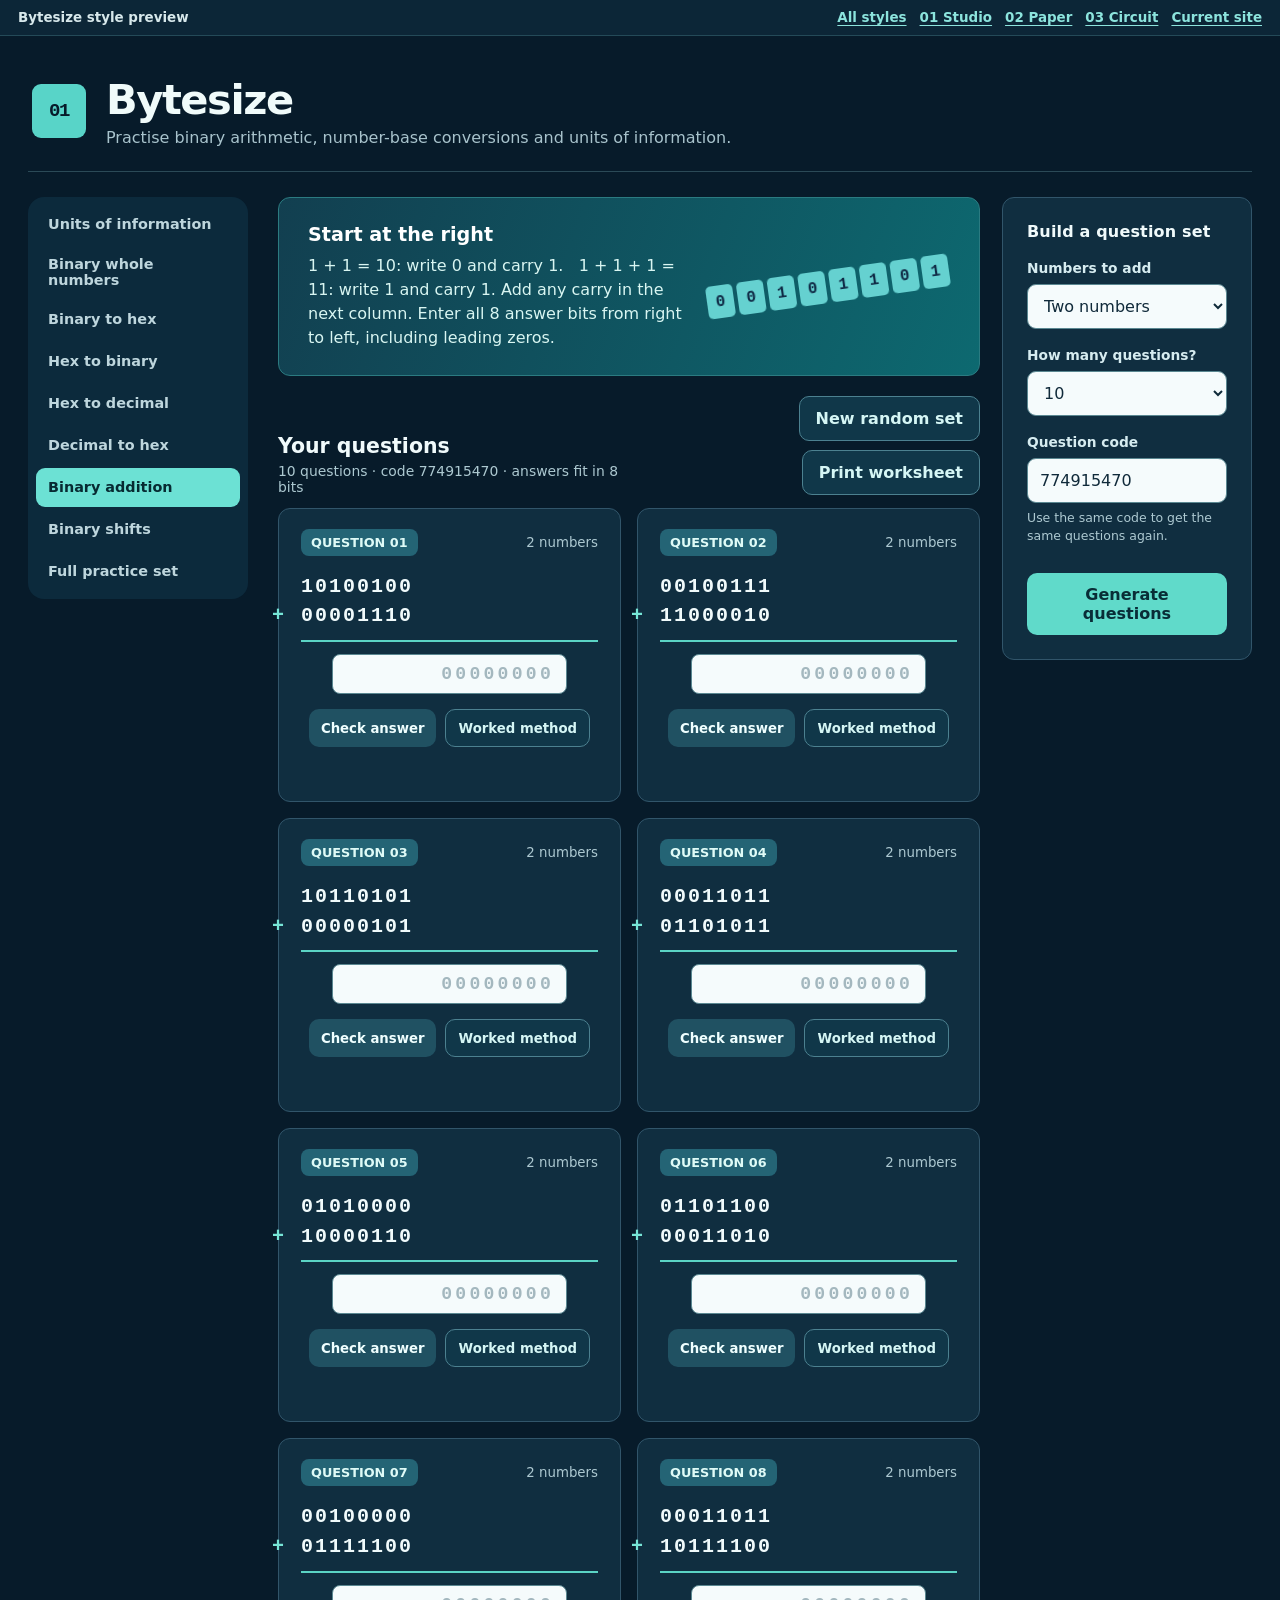
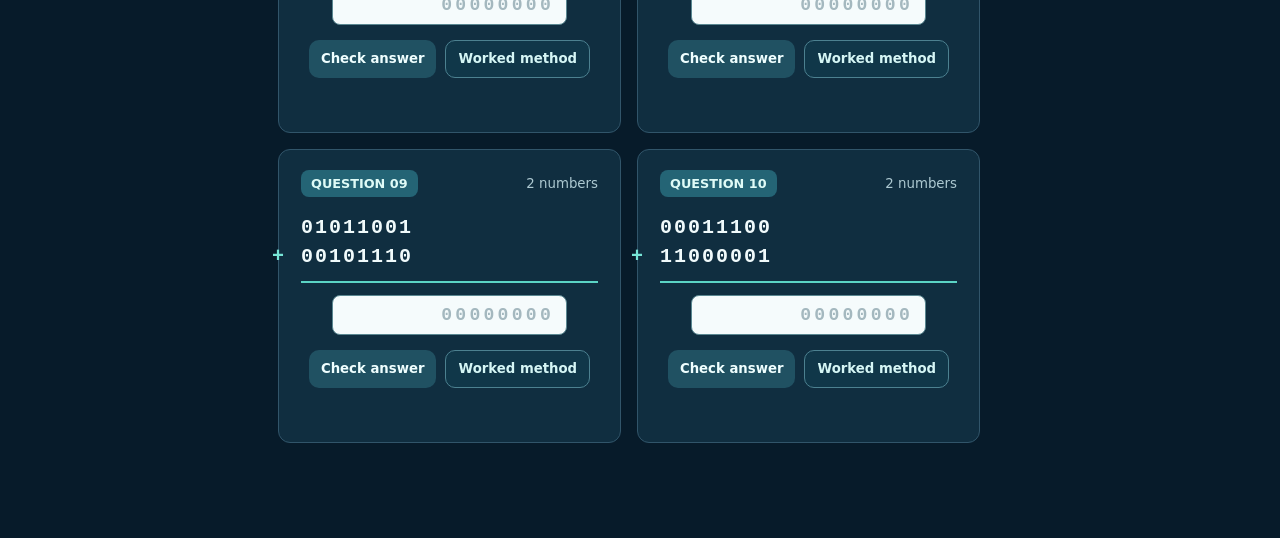
<file: student/style-studio.html>
<!doctype html>
<html lang="en">
<head>
  <meta charset="utf-8">
  <meta name="viewport" content="width=device-width, initial-scale=1">
  <meta name="theme-color" content="#102b46">
  <meta name="description" content="Practise binary addition and logical binary shifts with up to eight bits, instant feedback and printable questions.">
  <title>Bytesize · 01 · Midnight Studio</title>
  <link rel="icon" type="image/svg+xml" href="data:image/svg+xml,%3Csvg xmlns='http://www.w3.org/2000/svg' viewBox='0 0 64 64'%3E%3Crect width='64' height='64' rx='14' fill='%23102b46'/%3E%3Ctext x='10' y='43' font-family='monospace' font-size='29' font-weight='bold' fill='%2365d1d0'%3E01%3C/text%3E%3C/svg%3E">
  <style>
    :root{font-family:Inter,ui-sans-serif,system-ui,-apple-system,BlinkMacSystemFont,"Segoe UI",sans-serif;color:#19334a;background:#eef4f6;font-size:16px}*{box-sizing:border-box}body{margin:0}button,input,select{font:inherit}button{cursor:pointer}button:focus-visible,input:focus-visible,select:focus-visible{outline:3px solid #eb9d39;outline-offset:3px}.shell{max-width:1220px;margin:auto;padding:28px 28px 70px}.mast{display:flex;align-items:center;gap:20px;margin-bottom:24px}.mark{width:54px;height:54px;border-radius:14px;background:#102b46;color:#66d4d0;display:grid;place-items:center;font:700 19px ui-monospace,monospace;letter-spacing:-.08em}.mast h1{font-size:clamp(1.55rem,3vw,2.2rem);line-height:1.15;letter-spacing:-.035em;margin:0}.mast p{margin:4px 0 0;color:#526c7e}.workspace{display:grid;grid-template-columns:275px minmax(0,1fr);gap:22px;align-items:start}.panel,.question{background:#fff;border:1px solid #d6e3e8;border-radius:18px;box-shadow:0 8px 30px rgba(20,60,80,.045)}.panel{padding:24px;position:sticky;top:24px}.panel h2{font-size:1rem;margin:0 0 19px;letter-spacing:.01em}.field{display:block;margin:18px 0}.field span{display:block;font-size:.86rem;font-weight:700;margin-bottom:8px}.field select,.field input{width:100%;min-height:45px;padding:9px 12px;border:1px solid #a9c0ca;border-radius:9px;background:#fff;color:#19334a}.field small{display:block;color:#607787;font-size:.78rem;line-height:1.45;margin-top:6px}.button{border:0;border-radius:10px;padding:12px 16px;font-weight:700;min-height:45px}.primary{background:#126c82;color:#fff}.primary:hover{background:#0e5367}.secondary{background:#e4f2f5;color:#145d72}.secondary:hover{background:#d5e9ee}.outline{background:#fff;border:1px solid #b6cbd2;color:#175b6b}.actions{display:flex;flex-wrap:wrap;gap:9px}.panel .button{width:100%;margin-top:10px}.lesson{background:#102b46;color:white;border-radius:18px;padding:25px 29px;margin-bottom:20px;display:flex;align-items:center;justify-content:space-between;gap:20px;overflow:hidden}.lesson h2{font-size:1.2rem;margin:0 0 8px}.lesson p{margin:0;color:#d1e7ec;line-height:1.5;max-width:640px}.lesson .chips{display:flex;gap:4px;transform:rotate(-8deg);flex-shrink:0}.chips b{background:#65d1d0;color:#102b46;display:grid;place-items:center;width:27px;height:33px;border-radius:5px;font-family:ui-monospace,monospace}.set-head{display:flex;justify-content:space-between;align-items:end;gap:14px;margin:0 0 13px}.set-head h2{margin:0;font-size:1.28rem}.set-head p{margin:5px 0 0;color:#617a88;font-size:.87rem}.set-head .actions{justify-content:flex-end}.questions{display:grid;grid-template-columns:repeat(2,minmax(0,1fr));gap:16px}.question{padding:20px 22px}.q-top{display:flex;justify-content:space-between;align-items:center;margin-bottom:16px}.badge{color:#146a7e;background:#e4f4f6;padding:6px 10px;border-radius:8px;font-weight:800;font-size:.8rem}.q-top small{color:#667f8e}.calculation{max-width:330px;margin:auto;font:600 1.25rem/1.48 ui-monospace,SFMono-Regular,Menlo,Consolas,monospace;letter-spacing:.1em}.digits{display:grid;grid-template-columns:repeat(8,1fr);text-align:center}.operand{display:flex;align-items:center}.operator{width:29px;margin-left:-29px;color:#14758a}.sum-line{border-top:2px solid #207b92;margin:9px 0 12px}.answer-row{display:flex;align-items:center;gap:10px;justify-content:center}.answer{width:235px;max-width:100%;border:1.5px solid #9db8c2;border-radius:8px;padding:9px 12px;color:#16394f;background:#f9fcfd;letter-spacing:.18em;font:600 1.13rem ui-monospace,monospace;text-align:left}.addition-answer{text-align:right}.answer::placeholder{letter-spacing:.18em;color:#a4b8bf}.q-actions{display:flex;gap:9px;align-items:center;justify-content:center;margin-top:15px}.q-actions button{font-size:.83rem;min-height:38px;padding:8px 12px}.feedback{min-height:23px;text-align:center;font-size:.85rem;margin:11px 0 0;color:#536d7d}.feedback.good{color:#167552;font-weight:700}.feedback.bad{color:#a34032;font-weight:700}.tip{border-top:1px solid #e0eaee;padding-top:12px;margin:12px 0 0;font-size:.83rem;line-height:1.5;color:#345265}.empty{padding:30px;text-align:center;color:#607787}.status{position:fixed;bottom:18px;right:18px;background:#102b46;color:white;padding:11px 16px;border-radius:9px;box-shadow:0 7px 25px #102b4633;z-index:2;font-size:.85rem}.visually-hidden{position:absolute;width:1px;height:1px;padding:0;margin:-1px;overflow:hidden;clip:rect(0,0,0,0);white-space:nowrap;border:0}
    [hidden]{display:none!important}.topic-nav{display:flex;gap:8px;margin:0 0 22px;border-bottom:1px solid #cddde3}.topic-nav button{border:0;border-bottom:3px solid transparent;background:transparent;color:#526c7e;font-weight:700;padding:12px 18px;min-height:48px}.topic-nav button[aria-selected="true"]{color:#115e73;border-bottom-color:#126c82}.shift-example{font:700 1.18rem/1.7 ui-monospace,monospace;letter-spacing:.06em;white-space:nowrap}.shift-calculation{text-align:center;margin:8px auto 16px}.shift-calculation strong{display:block;font:700 1.35rem ui-monospace,monospace;letter-spacing:.12em;color:#173c52}.shift-calculation span{display:block;color:#426477;font-size:.87rem;margin-top:8px}.shift-note{background:#e8f4f6;border-left:4px solid #2e8496;border-radius:8px;padding:14px 17px;line-height:1.55;margin:18px 0}.shift-note strong{color:#124e62}.scenarios{margin-top:26px}.scenarios h2{font-size:1.25rem}.scenario{padding:17px 20px;margin:12px 0}.scenario p{margin:0 0 12px;line-height:1.5}.scenario label{display:block;margin:9px 0;cursor:pointer}.scenario input{margin-right:8px;accent-color:#126c82}.scenario .feedback{text-align:left;margin:9px 0 0}.shift-workspace .lesson{align-items:center}
    @media(max-width:900px){.workspace{grid-template-columns:1fr}.panel{position:static;display:grid;grid-template-columns:repeat(3,1fr);gap:0 14px}.panel h2,.panel .button{grid-column:1/-1}.lesson .chips{display:none}}@media(max-width:680px){.shell{padding:20px 15px 55px}.mast{gap:12px;flex-wrap:wrap}.mast>a{margin-left:0!important}.panel{display:block}.lesson{padding:20px}.set-head{align-items:start;flex-direction:column}.set-head .actions{justify-content:start}.questions{grid-template-columns:1fr}.question{padding:19px 20px}.calculation{font-size:1.08rem}.operator{width:25px;margin-left:-25px}.answer{width:210px}.topic-nav button{flex:1;padding:10px 8px}}@media print{@page{size:A4;margin:14mm}body{background:white}.shell{max-width:none;padding:0}.mast{margin:0 0 12px}.mast>a,.mark,.panel,.lesson,.set-head .actions,.q-actions,.feedback,.tip,.status,.topic-nav,.scenarios,.shift-note{display:none!important}.workspace{display:block}.set-head{margin:0 0 9px}.questions{gap:8mm}.question{box-shadow:none;border:1px solid #adbfc5;break-inside:avoid;padding:13px 17px;border-radius:8px}.q-top{margin-bottom:10px}.answer{border:0;border-bottom:1px solid #879ca3;border-radius:0;background:none}.answer::placeholder{color:transparent}}

    .topic-choices{display:grid;gap:4px}.topic-choices label{display:flex;align-items:center;gap:9px;padding:8px 4px;cursor:pointer;line-height:1.3}.topic-choices input{width:18px;height:18px;flex:0 0 auto;accent-color:#126c82}.all-selection{gap:5px}.panel .all-selection .button{width:auto;flex:1;margin-top:9px;font-size:.82rem;padding:8px}
    .conversion-nav{flex-wrap:wrap;gap:2px 10px;margin-top:0;margin-bottom:22px}.conversion-nav button{font-size:.94rem;padding:12px 18px}.reference{background:#e8f4f6;border-left:4px solid #2e8496;border-radius:8px;padding:15px 18px;line-height:1.55;margin:0 0 18px}.reference p{margin:0 0 7px}.reference p:last-child{margin:0}.reference table{border-collapse:collapse;margin:8px 0;width:100%;max-width:640px}.reference th,.reference td{padding:6px 10px;border-bottom:1px solid #bbd5dd;text-align:left}.conversion-prompt{font:700 1.35rem ui-monospace,monospace;text-align:center;overflow-wrap:anywhere;margin:18px 0}.conversion-prompt span{display:block;font:400 .9rem Inter,ui-sans-serif,system-ui,sans-serif;color:#526c7e;margin:7px 0}.conversion-hint{color:#526c7e;text-align:center;margin:0 0 12px;font-size:.84rem}.unit-answer{width:100%;max-width:220px;min-height:42px;border:1px solid #9db8c2;border-radius:8px;text-align:center;background:#f9fcfd;color:#16394f}.unit-choices{display:flex;justify-content:center;gap:8px;flex-wrap:wrap}.unit-choices button{min-width:48px}.unit-choices button[aria-pressed="true"]{background:#126c82;color:#fff}.unit-card .answer-row{margin:12px 0}.unit-card .feedback{min-height:40px}
    @media(max-width:680px){.conversion-nav{gap:0 5px}.conversion-nav button{flex:1 1 auto;font-size:.94rem;padding:10px 8px}.reference{padding:13px}.reference table{font-size:.84rem}}
    @media print{.conversion-nav{display:none!important}.reference{border:0;padding:0;background:none}}
  
.preview-switch{display:flex;align-items:center;justify-content:space-between;gap:12px;flex-wrap:wrap;padding:10px max(18px,calc((100vw - 1360px)/2));font-size:.84rem;font-weight:700}.preview-switch nav{display:flex;gap:13px;flex-wrap:wrap}.preview-switch a{text-decoration:underline;text-underline-offset:3px}.preview-switch a:focus-visible{outline:3px solid #eb9d39;outline-offset:3px}@media print{.preview-switch{display:none!important}}

:root{color:#eaf5f7;background:#071b2a}body{background:#071b2a}.preview-switch{background:#0c2637;color:#d7e8eb;border-bottom:1px solid #244a58}.preview-switch a{color:#8ce4dd}.shell{max-width:1480px;display:grid;grid-template-columns:220px minmax(0,1fr);grid-template-rows:auto minmax(0,1fr);column-gap:30px;padding:34px 28px 90px}.mast{grid-column:1/-1;padding:6px 4px 24px;border-bottom:1px solid #2b4a57;margin-bottom:25px}.mast h1{font-size:2.6rem;color:#f0fbfa}.mast p{color:#a8c3cc}.mark{background:#58d4c8;color:#071b2a;border-radius:9px}.topic-nav{grid-column:1;grid-row:2;display:flex;flex-direction:column;align-self:start;position:sticky;top:18px;gap:3px;border:0;padding:8px;background:#0c2a3c;border-radius:16px;margin:0}.conversion-nav button{width:100%;text-align:left;border:0;border-radius:9px;min-height:39px;padding:9px 12px;font-size:.9rem;color:#bed6dd}.topic-nav button[aria-selected=true]{color:#072a32;background:#6ce1d4;border:0}.shell>.workspace,.shell>#conversion-pages{grid-column:2;grid-row:2;min-width:0}.workspace{grid-template-columns:minmax(0,1fr) 250px;gap:22px}.workspace>aside{grid-column:2;grid-row:1}.workspace>main{grid-column:1;grid-row:1;min-width:0}.panel,.question{background:#102e40;border:1px solid #31556a;color:#f0fafb;box-shadow:none;border-radius:12px}.panel{top:18px}.panel h2,.set-head h2{color:#f0fafb}.field span{color:#d6ecf0}.field small,.set-head p,.q-top small,.feedback,.tip{color:#adc9d1}.lesson{background:linear-gradient(110deg,#123f50,#0d6970);border:1px solid #2b7b81;border-radius:12px}.lesson p{color:#d9f6f2}.primary{background:#60daca;color:#092d37}.primary:hover{background:#92f0df}.secondary{background:#205162;color:#efffff}.outline{background:#103749;color:#d5f6f5;border-color:#4c8190}.badge{background:#246475;color:#dffbf7}.operator{color:#76e5d6}.sum-line{border-color:#5bd4c5}.reference,.shift-note{background:#133c4c;border-left-color:#5bd4c5;color:#e0f2f4}.reference th,.reference td{border-bottom-color:#396374}.conversion-prompt span,.shift-calculation span{color:#b2d4da}.shift-calculation strong{color:#f1ffff}.unit-choices button[aria-pressed=true]{background:#60daca;color:#072a32}.tip{border-color:#365e6c}.answer,.unit-answer,.field input,.field select{background:#f5fbfc;color:#102a3a;border-color:#5a8791}.topic-choices label{color:#e4f3f5}.topic-choices input{accent-color:#64dbce}
@media(max-width:1100px){.shell{display:block;max-width:1000px}.topic-nav{position:static;flex-direction:row;flex-wrap:wrap;margin:0 0 22px}.conversion-nav button{width:auto}.workspace{grid-template-columns:275px minmax(0,1fr)}.workspace>aside,.workspace>main{grid-column:auto;grid-row:auto}}
@media(max-width:900px){.workspace{grid-template-columns:1fr}.workspace>aside,.workspace>main{grid-column:auto;grid-row:auto}}
@media print{body,:root{background:white;color:#19334a}.shell{display:block}.workspace{display:block}.panel,.question{background:white;color:#19334a;border-color:#adbfc5}.preview-switch{display:none!important}}

</style>
<link rel="stylesheet" href="worked-methods.css">
<script src="worked-methods.js"></script>
</head>
<body><div class="preview-switch"><span>Bytesize style preview</span><nav aria-label="Style previews"><a href="styles.html">All styles</a><a href="style-studio.html">01 Studio</a><a href="style-paper.html">02 Paper</a><a href="style-circuit.html">03 Circuit</a><a href="index.html">Current site</a></nav></div>
<div class="shell">
  <header class="mast"><div class="mark" aria-hidden="true">01</div><div><h1>Bytesize</h1><p>Practise binary arithmetic, number-base conversions and units of information.</p></div></header>
  <nav class="topic-nav conversion-nav" aria-label="Practice topics"><button type="button" id="units-tab" aria-controls="units-section" aria-selected="false">Units of information</button><button type="button" id="binary-decimal-tab" aria-controls="binary-decimal-section" aria-selected="false">Binary whole numbers</button><button type="button" id="binary-hex-tab" aria-controls="binary-hex-section" aria-selected="false">Binary to hex</button><button type="button" id="hex-binary-tab" aria-controls="hex-binary-section" aria-selected="false">Hex to binary</button><button type="button" id="hex-decimal-tab" aria-controls="hex-decimal-section" aria-selected="false">Hex to decimal</button><button type="button" id="decimal-hex-tab" aria-controls="decimal-hex-section" aria-selected="false">Decimal to hex</button><button type="button" id="addition-tab" aria-controls="addition-section" aria-selected="true">Binary addition</button><button type="button" id="shifts-tab" aria-controls="shifts-section" aria-selected="false">Binary shifts</button><button type="button" id="all-practice-tab" aria-controls="all-practice-section" aria-selected="false">Full practice set</button></nav>
  <div class="workspace" id="addition-section">
    <aside class="panel" aria-label="Question settings">
      <h2>Build a question set</h2>
      <label class="field"><span>Numbers to add</span><select id="mode"><option value="mixed">Mixed: two and three</option><option value="2" selected>Two numbers</option><option value="3">Three numbers</option></select></label>
      <label class="field"><span>How many questions?</span><select id="count"><option>6</option><option selected>10</option><option>15</option><option>20</option></select></label>
      <label class="field"><span>Question code</span><input id="seed" type="text" inputmode="numeric" pattern="[0-9]*" maxlength="10" aria-describedby="seed-help"><small id="seed-help">Use the same code to get the same questions again.</small></label>
      <button class="button primary" id="generate">Generate questions</button>
    </aside>
    <main>
      <section class="lesson"><div><h2>Start at the right</h2><p>1 + 1 = 10: write 0 and carry 1. &nbsp; 1 + 1 + 1 = 11: write 1 and carry 1. Add any carry in the next column. Enter all 8 answer bits from right to left, including leading zeros.</p></div><div class="chips" aria-hidden="true"><b>0</b><b>0</b><b>1</b><b>0</b><b>1</b><b>1</b><b>0</b><b>1</b></div></section>
      <div class="set-head"><div><h2>Your questions</h2><p id="set-info"></p></div><div class="actions"><button class="button outline" id="new-code">New random set</button><button class="button outline" id="print">Print worksheet</button></div></div>
      <div id="questions" class="questions" aria-live="polite"></div>
    </main>
  </div>
  <div class="workspace shift-workspace" id="shifts-section" hidden>
    <aside class="panel" aria-label="Binary shift question settings">
      <h2>Build a shift set</h2>
      <label class="field"><span>Shift direction</span><select id="shift-mode"><option value="mixed">Mixed: left and right</option><option value="left" selected>Left only</option><option value="right">Right only</option></select></label>
      <label class="field"><span>How many questions?</span><select id="shift-count"><option selected>6</option><option>10</option><option>15</option></select></label>
      <label class="field"><span>Question code</span><input id="shift-seed" type="text" inputmode="numeric" pattern="[0-9]*" maxlength="10" aria-describedby="shift-seed-help"><small id="shift-seed-help">Use the same code to get the same questions again.</small></label>
      <button class="button primary" id="shift-generate">Generate shift questions</button>
    </aside>
    <main>
      <section class="lesson"><div><h2>Move each bit, then fill empty places with 0</h2><p>A logical shift left by 1 doubles a number (×2). A logical shift right by 1 halves it (÷2) when it divides exactly. Each extra place doubles or halves again. Practise shifts of up to 6 places; every answer fits in 8 bits and uses a whole number.</p></div><div class="shift-example" aria-hidden="true">00010100<br>← 1<br>00101000</div></section>
      <div class="shift-note"><strong>When is a shift useful?</strong> To double a game score or halve an even quantity, use one place. To multiply or divide by 4, use two places. Bits moved off the edge are discarded; empty positions become 0.</div>
      <div class="set-head"><div><h2>Shift practice</h2><p id="shift-info">Logical shifts only · 8 bits · whole-number results</p></div><div class="actions"><button class="button outline" id="shift-new">New random set</button><button class="button outline" id="shift-print">Print worksheet</button></div></div>
      <div id="shift-questions" class="questions" aria-live="polite"></div>
      <section class="scenarios" aria-labelledby="scenarios-title"><h2 id="scenarios-title">Choose a shift for the situation</h2>
        <div class="question scenario"><p><strong>1.</strong> A game awards twice as many points in a bonus round. Which shift multiplies the score by 2?</p><label><input type="radio" name="situation-1" value="left">Logical shift left by 1</label><label><input type="radio" name="situation-1" value="right">Logical shift right by 1</label><button class="button secondary scenario-check" data-scenario="1" type="button">Check choice</button><p class="feedback" id="situation-feedback-1" role="status"></p></div>
        <div class="question scenario"><p><strong>2.</strong> 128 items are split equally into 4 groups. Which shift finds the number in each group?</p><label><input type="radio" name="situation-2" value="left">Logical shift left by 2</label><label><input type="radio" name="situation-2" value="right">Logical shift right by 2</label><button class="button secondary scenario-check" data-scenario="2" type="button">Check choice</button><p class="feedback" id="situation-feedback-2" role="status"></p></div>
      </section>
    </main>
  </div>
  <div id="conversion-pages"></div>
  <div class="workspace" id="all-practice-section" hidden>
    <aside class="panel" aria-label="Full practice set settings"><h2>Choose topics</h2><div id="all-practice-topics" class="topic-choices"></div><div class="actions all-selection"><button class="button outline" type="button" id="all-select">Select all</button><button class="button outline" type="button" id="all-clear">Clear</button></div><label class="field"><span>Questions in the set</span><select id="all-count"><option>10</option><option selected>20</option><option>30</option><option>40</option></select></label><label class="field"><span>Question code</span><input id="all-seed" type="text" inputmode="numeric" pattern="[0-9]*" maxlength="10" aria-describedby="all-seed-help"><small id="all-seed-help">Keep this code and your topic choices to repeat the set.</small></label><button class="button primary" id="all-generate" type="button">Generate full set</button></aside>
    <main><section class="lesson"><div><h2>Full practice set</h2><p>Choose any combination of addition, shifts, conversions and units. Every number-base question stays within 0–255.</p></div></section><div class="set-head"><div><h2>Practice questions</h2><p id="all-info"></p></div><div class="actions"><button class="button outline" id="all-new" type="button">New random set</button><button class="button outline" id="all-print" type="button">Print worksheet</button></div></div><div class="questions" id="all-questions" aria-live="polite"></div></main>
  </div>
</div>
<div id="status" class="status" role="status" hidden></div>
<script>
(() => {
  const $ = id => document.getElementById(id);
  const state = {questions:[]};
  const bit = n => n.toString(2).padStart(8,'0');
  function rng(seed){let x=(seed>>>0)||1;return ()=>{x^=x<<13;x^=x>>>17;x^=x<<5;return (x>>>0)/4294967296}}
  function valid(nums){if(nums.reduce((a,b)=>a+b,0)>255)return false;let carry=0;for(let bit=0;bit<8;bit++){let column=carry+nums.reduce((total,n)=>total+((n>>bit)&1),0);if(column>3)return false;carry=column>>1}return carry===0}
  function question(rand,number){for(let attempt=0;attempt<10000;attempt++){const nums=Array.from({length:number},()=>1+Math.floor(rand()*255));if(valid(nums))return nums}throw new Error('Could not generate a question')}
  function code(){return String(Math.floor(Math.random()*900000000)+100000000)}
  function toast(message){const el=$('status');el.textContent=message;el.hidden=false;clearTimeout(toast.timer);toast.timer=setTimeout(()=>el.hidden=true,2800)}
  function build(){let seed=$('seed').value.trim();if(!/^\d{1,10}$/.test(seed)){toast('Enter a question code using digits only.');$('seed').focus();return}let rand=rng(Number(seed));let mode=$('mode').value;let count=Number($('count').value);state.questions=Array.from({length:count},(_,i)=>question(rand,mode==='mixed'?(i%2?3:2):Number(mode)));render();$('set-info').textContent=`${count} questions · code ${seed} · answers fit in 8 bits`;{const url=new URL(location.href);url.searchParams.set('code',seed);url.searchParams.set('mode',mode);url.searchParams.set('count',String(count));history.replaceState(null,'',url)}}
  function render(){const host=$('questions');host.replaceChildren();state.questions.forEach((nums,i)=>{const card=document.createElement('article');card.className='question';card.dataset.methodKind='addition';const total=nums.reduce((a,b)=>a+b,0);const rows=nums.map((n,j)=>`<div class="operand"><span class="operator">${j?'+':''}</span><span class="digits">${[...bit(n)].map(b=>`<span>${b}</span>`).join('')}</span></div>`).join('');card.innerHTML=`<div class="q-top"><span class="badge">QUESTION ${String(i+1).padStart(2,'0')}</span><small>${nums.length} numbers</small></div><div class="calculation">${rows}<div class="sum-line"></div><div class="answer-row"><label class="visually-hidden" for="answer-${i}">Question ${i+1} answer in binary, exactly 8 bits</label><input class="answer addition-answer" id="answer-${i}" inputmode="numeric" pattern="[01]{8}" maxlength="8" autocomplete="off" placeholder="00000000" aria-describedby="feedback-${i}"></div></div><div class="q-actions"><button class="button secondary check">Check answer</button><button class="button outline method-help" aria-expanded="false">Worked method</button></div><p class="feedback" id="feedback-${i}" role="status"></p><div class="tip student-method-body" hidden></div>`;const input=card.querySelector('input');const feedback=card.querySelector('.feedback');const tip=card.querySelector('.tip');card.querySelector('.check').addEventListener('click',()=>{const value=input.value.trim();if(!/^[01]{8}$/.test(value)){feedback.className='feedback bad';feedback.textContent='Enter exactly 8 binary digits (0 and 1 only), including leading zeros.';return}const correct=parseInt(value,2)===total;feedback.className='feedback '+(correct?'good':'bad');feedback.textContent=correct?`Correct! ${bit(total)}`:'Not quite. Start at the right and check each carry.'});input.addEventListener('keydown',e=>{if(e.key==='Enter')card.querySelector('.check').click()});input.addEventListener('beforeinput',e=>{if(e.inputType==='insertText'){e.preventDefault();if(!/^[01]$/.test(e.data||''))return;if(input.value.length<8)input.value=e.data+input.value}else if(e.inputType==='deleteContentBackward'||e.inputType==='deleteContentForward'){e.preventDefault();input.value=input.selectionStart===0&&input.selectionEnd===input.value.length?'':input.value.slice(1)}});input.addEventListener('paste',e=>{e.preventDefault();const value=e.clipboardData.getData('text').trim();if(/^[01]{8}$/.test(value))input.value=value;else{feedback.className='feedback bad';feedback.textContent='Paste exactly 8 binary digits (0 and 1 only).'}});card.querySelector('.method-help').addEventListener('click',()=>globalThis.BytesizeMethods.toggle(card));host.append(card)})}
  $('generate').addEventListener('click',build);$('new-code').addEventListener('click',()=>{$('seed').value=code();build()});$('print').addEventListener('click',()=>window.print());
  const shiftState={questions:[]};
  function shiftQuestion(rand,direction){
    const places=1+Math.floor(rand()*6),factor=2**places;
    const number=direction==='left'?1+Math.floor(rand()*Math.floor(255/factor)):factor*(1+Math.floor(rand()*Math.floor(255/factor)));
    return {number,places,direction,result:direction==='left'?number*factor:number/factor};
  }
  function buildShifts(){
    const seed=$('shift-seed').value.trim();if(!/^\d{1,10}$/.test(seed)){toast('Enter a question code using digits only.');$('shift-seed').focus();return}
    const rand=rng(Number(seed)),mode=$('shift-mode').value,count=Number($('shift-count').value);
    shiftState.questions=Array.from({length:count},(_,i)=>shiftQuestion(rand,mode==='mixed'?(i%2?'right':'left'):mode));
    renderShifts();$('shift-info').textContent=`${count} questions · code ${seed} · logical shifts · 8 bits`;
    const url=new URL(location.href);url.searchParams.set('shiftcode',seed);url.searchParams.set('shiftmode',mode);url.searchParams.set('shiftcount',String(count));history.replaceState(null,'',url);
  }
  function renderShifts(){
    const host=$('shift-questions');host.replaceChildren();
    shiftState.questions.forEach((q,i)=>{
      const card=document.createElement('article');card.className='question';card.dataset.methodKind=q.kind==='shift-effect'?'shift-effect':'logical-shift';
      card.innerHTML=`<div class="q-top"><span class="badge">QUESTION ${String(i+1).padStart(2,'0')}</span><small>logical shift</small></div><div class="shift-calculation"><strong>${bit(q.number)}</strong><span>Shift ${q.direction} by ${q.places} ${q.places===1?'place':'places'}</span></div><div class="answer-row"><label class="visually-hidden" for="shift-answer-${i}">Question ${i+1} shifted binary answer, exactly 8 bits</label><input class="answer" id="shift-answer-${i}" inputmode="numeric" pattern="[01]{8}" maxlength="8" autocomplete="off" placeholder="00000000" aria-describedby="shift-feedback-${i}"></div><div class="q-actions"><button class="button secondary check">Check answer</button><button class="button outline method-help" aria-expanded="false">Worked method</button></div><p class="feedback" id="shift-feedback-${i}" role="status"></p><div class="tip student-method-body" hidden></div>`;
      const input=card.querySelector('input'),feedback=card.querySelector('.feedback'),tip=card.querySelector('.tip');
      card.querySelector('.check').addEventListener('click',()=>{const value=input.value.trim();if(!/^[01]{8}$/.test(value)){feedback.className='feedback bad';feedback.textContent='Enter exactly 8 binary digits (0 and 1 only), including leading zeros.';return}const correct=parseInt(value,2)===q.result;feedback.className='feedback '+(correct?'good':'bad');feedback.textContent=correct?`Correct! ${bit(q.result)} (${q.result} in decimal).`:`Not quite. Move each bit ${q.direction} ${q.places} ${q.places===1?'place':'places'} and fill the empty places with 0.`});
      input.addEventListener('keydown',e=>{if(e.key==='Enter')card.querySelector('.check').click()});
      input.addEventListener('paste',e=>{e.preventDefault();const value=e.clipboardData.getData('text').trim();if(/^[01]{8}$/.test(value))input.value=value;else{feedback.className='feedback bad';feedback.textContent='Paste exactly 8 binary digits (0 and 1 only).'}});
      card.querySelector('.method-help').addEventListener('click',()=>globalThis.BytesizeMethods.toggle(card));
      host.append(card);
    });
  }
  const conversionTopics=[
    {id:'binary-decimal',title:'Binary whole numbers',description:'Convert between 8-bit binary and decimal whole numbers from 0 to 255.',directions:['binary-decimal','decimal-binary'],tip:'Each bit has a place value: 128, 64, 32, 16, 8, 4, 2, 1. Add the values under the 1s. To write a decimal value in binary, choose the place values that sum to it.'},
    {id:'binary-hex',title:'Binary to hexadecimal',description:'Convert an 8-bit number into two hexadecimal digits.',directions:['binary-hex'],tip:'Split the bits into two groups of four. Convert each group to one hexadecimal digit (0–9 or A–F).'},
    {id:'hex-binary',title:'Hexadecimal to binary',description:'Convert two hexadecimal digits into 8 bits.',directions:['hex-binary'],tip:'Convert each hex digit to four bits, then join the two groups. A–F stand for 10–15.'},
    {id:'hex-decimal',title:'Hexadecimal to decimal',description:'Convert hexadecimal whole numbers to decimal values from 0 to 255.',directions:['hex-decimal'],tip:'Multiply the left hex digit by 16 and add the right hex digit. A–F stand for 10–15.'},
    {id:'decimal-hex',title:'Decimal to hexadecimal',description:'Convert decimal whole numbers from 0 to 255 into hexadecimal.',directions:['decimal-hex'],tip:'Divide by 16. The quotient is the first hex digit and the remainder is the second. Use A–F for values 10–15.'},
    {id:'units',title:'Units of information',description:'Practise bit values, logical shifts, and conversions between information units.',directions:[],tip:'A byte has 8 bits. Each unit step is ×1,000 or ÷1,000. With n bits there are 2^n patterns, and the largest unsigned whole number is 2^n − 1. Logical shifts multiply or divide by powers of 2.'}
  ];
  const conversionState={};
  const displayValue=(n,base)=>base==='binary'?bit(n):base==='hex'?n.toString(16).toUpperCase().padStart(2,'0'):String(n);
  const labelBase=base=>base==='binary'?'binary (base 2)':base==='hex'?'hexadecimal (base 16)':'decimal (base 10)';
  const unitNames=['B','kB','MB','GB','TB'];
  const unitFactor={b:.125,B:1,kB:1e3,MB:1e6,GB:1e9,TB:1e12};
  const unitFormat=n=>Number.isInteger(n)?n.toLocaleString('en-GB'):String(Number(n.toFixed(6)));
  function unitQuestion(rand,i){
    const kind=i%8;
    if(kind===0){const quantity=1+Math.floor(rand()*32),from=rand()<.5?'b':'B',to=from==='b'?'B':'b';return {kind:'convert',prompt:`${from==='b'?quantity*8:quantity} ${from} = ? ${to}`,answer:String(from==='b'?quantity:quantity*8),explain:'8 b = 1 B.'}}
    if(kind===1){
      const levels=['b','B','kB','MB','GB','TB'];const options=levels.slice(0,-2).flatMap((from,i)=>[[from,levels[i+2]],[levels[i+2],from]]);
      const [from,to]=options[Math.floor(rand()*options.length)],steps=unitFactor[to]/unitFactor[from],quantity=1+Math.floor(rand()*20);
      const source=steps>=1?quantity*steps:quantity;
      const result=source*unitFactor[from]/unitFactor[to];
      return {kind:'convert',prompt:`${unitFormat(source)} ${from} = ? ${to}`,answer:String(result),explain:`8 b = 1 B; each decimal prefix step is ×1,000. Convert ${from} to ${to} one step at a time.`};
    }
    if(kind===2){const index=Math.floor(rand()*4),n=1+Math.floor(rand()*12),same=rand()<.33;const left=`${n} ${unitNames[index+1]}`,right=same?`${n*1000} ${unitNames[index]}`:`${(n+(rand()<.5?-1:1))*1000} ${unitNames[index]}`;const leftValue=n*unitFactor[unitNames[index+1]],rightValue=Number(right.split(' ')[0])*unitFactor[unitNames[index]];return {kind:'compare',prompt:`Compare ${left} and ${right}`,answer:leftValue===rightValue?'=':leftValue>rightValue?'>':'<',explain:`1 ${unitNames[index+1]} = 1,000 ${unitNames[index]}.`}}
    if(kind===3){const index=Math.floor(rand()*4),name=['kilo','mega','giga','tera'][index];return {kind:'symbol',prompt:`Which symbol means ${name}byte?`,answer:unitNames[index+1],explain:`${name[0].toUpperCase()+name.slice(1)}byte is written ${unitNames[index+1]}.`}}
    if(kind===4){const bits=1+Math.floor(rand()*8);return {kind:'values',prompt:`State the number of different values that can be represented using ${bits} ${bits===1?'bit':'bits'}.`,answer:String(2**bits),explain:`Each bit has 2 possibilities, so ${bits} ${bits===1?'bit gives':'bits give'} 2^${bits} = ${2**bits} different values.`}}
    if(kind===5){const bits=1+Math.floor(rand()*8);return {kind:'maximum',prompt:`State the largest decimal whole number that can be represented using ${bits} ${bits===1?'bit':'bits'}.`,answer:String(2**bits-1),explain:`With ${bits} ${bits===1?'bit':'bits'}, the largest value is 2^${bits} − 1 = ${2**bits-1}.`}}
    if(kind===6){const places=1+Math.floor(rand()*6),factor=2**places;return {kind:'divide-shift',places,prompt:`Describe the logical binary shift that would divide a whole binary number by ${factor}.`,answer:`right by ${places}`,explain:`A logical right shift by ${places} ${places===1?'place':'places'} divides by ${factor}, provided the result remains a whole number.`}}
    const left=1+Math.floor(rand()*6),right=1+Math.floor(rand()*6),difference=left-right,operation=difference>=0?'multiply':'divide',factor=2**Math.abs(difference);
    return {kind:'shift-effect',left,right,operation,factor,prompt:`What is the arithmetic effect of logically shifting a binary number left by ${left} and then right by ${right}? Assume no significant bits are discarded and the result is a whole number.`,answer:difference===0?'no change':`${operation} by ${factor}`,explain:`Left by ${left} multiplies by 2^${left}; right by ${right} divides by 2^${right}. Overall: ${difference===0?'no change':`${operation} by ${factor}`}.`};
  }
  function validUnitResponse(q,value){
    if(q.kind==='values'||q.kind==='maximum')return /^(?:0|[1-9]\d*)$/.test(value)&&Number(value)===Number(q.answer);
    if(q.kind==='divide-shift'){
      const v=value.toLowerCase().trim().replace(/\s+/g,' ');
      const number=String(q.places),word=['','one','two','three','four','five','six'][q.places];
      return /right|>>/.test(v)&&new RegExp(`(?:\\b${number}\\b|\\b${word}\\b)`).test(v)&&!/left|<</.test(v);
    }
    if(q.kind==='shift-effect'){
      const v=value.toLowerCase().trim().replace(/\s+/g,' ');
      if(q.factor===1)return /^(?:no change|unchanged|same|x\s?1|×\s?1|multiply by 1|divide by 1)$/.test(v);
      const factor=String(q.factor);
      if(q.operation==='multiply')return new RegExp(`(?:multiply|multiplied|times|x|×|\\*)\\s*(?:by\\s*)?${factor}\\b`).test(v)&&!/divide|divided/.test(v);
      return new RegExp(`(?:divide|divided|÷|/)\\s*(?:by\\s*)?${factor}\\b`).test(v)&&!/multiply|multiplied/.test(v);
    }
    return false;
  }
  function initConversionPages(){
    const host=$('conversion-pages');
    for(const topic of conversionTopics){
      const section=document.createElement('div');section.className='workspace';section.id=`${topic.id}-section`;section.hidden=true;
      const reference=topic.id==='binary-decimal'?'<p><strong>Number bases:</strong> decimal uses digits 0–9, binary uses 0–1, and hexadecimal uses 0–9 and A–F. Computers use binary for data and instructions. The same bit pattern can represent an integer, text, an image or sound depending on how it is interpreted.</p><p><strong>Why hex?</strong> One hex digit stands for four bits, so hex is shorter and easier to read than a long binary pattern. The maximum here is 255 = 1111 1111 = FF.</p>':topic.id==='units'?'<p><strong>Bit and byte:</strong> a bit (b) is a 0 or 1; a byte (B) is 8 bits. Capitalisation matters.</p><table><thead><tr><th>Name</th><th>Symbol</th><th>Equivalent</th></tr></thead><tbody><tr><td>kilobyte</td><td>kB</td><td>1,000 B</td></tr><tr><td>megabyte</td><td>MB</td><td>1,000 kB</td></tr><tr><td>gigabyte</td><td>GB</td><td>1,000 MB</td></tr><tr><td>terabyte</td><td>TB</td><td>1,000 GB</td></tr></tbody></table><p>These are decimal prefixes (×1,000). Older uses of “kilobyte” sometimes meant powers of 2; use the decimal values here. Unit-conversion questions span at most two steps.</p>':'<p><strong>Range:</strong> 0–255 decimal = 0000 0000–1111 1111 binary = 00–FF hexadecimal. Hexadecimal uses A–F for 10–15.</p>';
      section.innerHTML=`<aside class="panel" aria-label="${topic.title} settings"><h2>Build a question set</h2><label class="field"><span>How many questions?</span><select id="${topic.id}-count"><option>6</option><option selected>10</option><option>15</option><option>20</option></select></label><label class="field"><span>Question code</span><input id="${topic.id}-seed" type="text" inputmode="numeric" pattern="[0-9]*" maxlength="10" aria-describedby="${topic.id}-seed-help"><small id="${topic.id}-seed-help">Use the same code to get the same questions again.</small></label><button class="button primary" id="${topic.id}-generate">Generate questions</button></aside><main><section class="lesson"><div><h2>${topic.title}</h2><p>${topic.description}</p></div></section><div class="reference">${reference}<p><strong>Method:</strong> ${topic.tip}</p></div><div class="set-head"><div><h2>Practice questions</h2><p id="${topic.id}-info"></p></div><div class="actions"><button class="button outline" id="${topic.id}-new">New random set</button><button class="button outline" id="${topic.id}-print">Print worksheet</button></div></div><div class="questions" id="${topic.id}-questions" aria-live="polite"></div></main>`;
      host.append(section);
      const params=new URLSearchParams(location.search),key=topic.id.replaceAll('-','');const saved=params.get(`${key}code`);
      $(`${topic.id}-seed`).value=saved&&/^\d{1,10}$/.test(saved)?saved:code();if(['6','10','15','20'].includes(params.get(`${key}count`)))$(`${topic.id}-count`).value=params.get(`${key}count`);
      $(`${topic.id}-generate`).addEventListener('click',()=>buildConversions(topic));$(`${topic.id}-new`).addEventListener('click',()=>{$(`${topic.id}-seed`).value=code();buildConversions(topic)});$(`${topic.id}-print`).addEventListener('click',()=>window.print());
      buildConversions(topic);
    }
  }
  function buildConversions(topic){
    const seed=$(`${topic.id}-seed`).value.trim();if(!/^\d{1,10}$/.test(seed)){toast('Enter a question code using digits only.');return}
    const rand=rng(Number(seed)),count=Number($(`${topic.id}-count`).value);
    const questions=Array.from({length:count},(_,i)=>{
      if(topic.id==='units')return unitQuestion(rand,i);
      const direction=topic.directions.length===1?topic.directions[0]:topic.directions[(i+Math.floor(Number(seed)%topic.directions.length))%topic.directions.length];
      const [from,to]=direction.split('-'),n=Math.floor(rand()*256);return {kind:'base',from,to,n,prompt:displayValue(n,from),answer:displayValue(n,to)};
    });
    conversionState[topic.id]=questions;renderConversions(topic);
    $(`${topic.id}-info`).textContent=`${count} questions · code ${seed}`;
    const key=topic.id.replaceAll('-',''),url=new URL(location.href);url.searchParams.set(`${key}code`,seed);url.searchParams.set(`${key}count`,String(count));history.replaceState(null,'',url);
  }
  function renderConversions(topic){
    const host=$(`${topic.id}-questions`);host.replaceChildren();
    conversionState[topic.id].forEach((q,i)=>{
      const card=document.createElement('article');card.className='question unit-card';card.dataset.methodKind=globalThis.BytesizeMethods.kindForQuestion(q);
      const prompt=q.kind==='base'?`<span>Convert ${labelBase(q.from)} to ${labelBase(q.to)}</span>${q.prompt}`:q.prompt;
      const placeholder=q.kind==='base'?(q.to==='binary'?'00000000':q.to==='hex'?'00':'0'):q.kind==='divide-shift'?'e.g. right by 2':q.kind==='shift-effect'?'e.g. divide by 2':q.kind==='symbol'?'e.g. kB':'Enter the number';
      const answer=q.kind==='compare'?'<div class="unit-choices"><button type="button" class="button outline" data-choice="&lt;" aria-pressed="false">&lt;</button><button type="button" class="button outline" data-choice="=" aria-pressed="false">=</button><button type="button" class="button outline" data-choice="&gt;" aria-pressed="false">&gt;</button></div>':q.kind==='symbol'?'<div class="unit-choices">'+unitNames.slice(1).map(v=>`<button type="button" class="button outline" data-choice="${v}" aria-pressed="false">${v}</button>`).join('')+'</div>':`<label class="visually-hidden" for="${topic.id}-answer-${i}">Question ${i+1} answer</label><input class="${q.kind==='base'?'answer':'unit-answer'}" id="${topic.id}-answer-${i}" autocomplete="off" spellcheck="false" inputmode="${q.kind==='base'&&q.to==='hex'||['divide-shift','shift-effect'].includes(q.kind)?'text':'numeric'}" maxlength="${['divide-shift','shift-effect'].includes(q.kind)?60:q.kind==='base'?(q.to==='binary'?8:q.to==='hex'?2:3):12}" placeholder="${placeholder}" aria-describedby="${topic.id}-feedback-${i}">`;
      card.innerHTML=`<div class="q-top"><span class="badge">QUESTION ${String(i+1).padStart(2,'0')}</span><small>${q.kind==='base'?'number bases':'units'}</small></div><div class="conversion-prompt">${prompt}</div><div class="answer-row">${answer}</div><div class="q-actions"><button class="button secondary check" type="button">Check answer</button><button class="button outline method-help" type="button" aria-expanded="false">Worked method</button></div><p class="feedback" id="${topic.id}-feedback-${i}" role="status"></p><div class="tip student-method-body" hidden></div>`;
      const input=card.querySelector('input'),feedback=card.querySelector('.feedback'),tip=card.querySelector('.tip');let selected='';
      card.querySelectorAll('[data-choice]').forEach(button=>button.addEventListener('click',()=>{selected=button.dataset.choice;card.querySelectorAll('[data-choice]').forEach(b=>b.setAttribute('aria-pressed',String(b===button)))}));
      if(input){input.addEventListener('keydown',e=>{if(e.key==='Enter')card.querySelector('.check').click()});}
      card.querySelector('.check').addEventListener('click',()=>{
        const value=input?input.value.trim():selected;
        const pattern=q.kind==='base'?(q.to==='binary'?/^[01]{8}$/:q.to==='hex'?/^[0-9A-Fa-f]{2}$/:/^(?:0|[1-9]\d{0,2})$/):q.kind==='convert'?/^(?:0|[1-9]\d{0,2}(?:,?\d{3})*)(?:\.\d+)?$/:null;
        if(!value||(pattern&&!pattern.test(value))){feedback.className='feedback bad';feedback.textContent=q.to==='binary'?'Enter exactly 8 bits, including leading zeros.':q.to==='hex'?'Enter two hexadecimal digits (00–FF).':q.to==='decimal'?'Enter a whole number from 0 to 255.':q.kind==='convert'?'Enter a number without a unit.':q.kind==='values'||q.kind==='maximum'?'Enter a whole number.':q.kind==='divide-shift'||q.kind==='shift-effect'?'Enter a short description.':'Choose an answer.';return}
        const correct=q.kind==='base'?q.to==='binary'?value===q.answer:q.to==='hex'?value.toUpperCase()===q.answer:Number(value)===q.n:q.kind==='convert'?Number(value.replaceAll(',',''))===Number(q.answer):['values','maximum','divide-shift','shift-effect'].includes(q.kind)?validUnitResponse(q,value):value===q.answer;
        feedback.className='feedback '+(correct?'good':'bad');feedback.textContent=correct?`Correct! ${q.answer}${q.kind==='base'?'':q.kind==='convert'?' (in the target unit)':''}`:'Not quite. Try again or use the worked method.';
      });
      card.querySelector('.method-help').addEventListener('click',()=>globalThis.BytesizeMethods.toggle(card));host.append(card);
    });
  }
  initConversionPages();

  const topics=['units','binary-decimal','binary-hex','hex-binary','hex-decimal','decimal-hex','addition','shifts','all-practice'];
  const allChoices=[
    ...conversionTopics.map(t=>({id:t.id,label:t.title})),
    {id:'addition',label:'Binary addition'},
    {id:'shifts',label:'Binary shifts'}
  ];
  const allState={questions:[]};
  function initAllPractice(){
    const host=$('all-practice-topics');
    for(const topic of allChoices){const label=document.createElement('label');label.innerHTML=`<input type="checkbox" value="${topic.id}" checked><span>${topic.label}</span>`;host.append(label)}
    $('all-select').addEventListener('click',()=>host.querySelectorAll('input').forEach(c=>c.checked=true));
    $('all-clear').addEventListener('click',()=>host.querySelectorAll('input').forEach(c=>c.checked=false));
    $('all-generate').addEventListener('click',buildAllPractice);
    $('all-new').addEventListener('click',()=>{$('all-seed').value=code();buildAllPractice()});
    $('all-print').addEventListener('click',()=>window.print());
    const params=new URLSearchParams(location.search),saved=params.get('allcode');$('all-seed').value=saved&&/^\d{1,10}$/.test(saved)?saved:code();
    if(['10','20','30','40'].includes(params.get('allcount')))$('all-count').value=params.get('allcount');
    const selected=params.get('alltopics');if(selected){const ids=selected.split(',');host.querySelectorAll('input').forEach(c=>c.checked=ids.includes(c.value))}
    buildAllPractice();
  }
  function buildAllPractice(){
    const selected=[...$('all-practice-topics').querySelectorAll('input:checked')].map(c=>c.value);
    if(!selected.length){toast('Select at least one topic.');$('all-info').textContent='Select at least one topic to generate questions.';return}
    const seed=$('all-seed').value.trim();if(!/^\d{1,10}$/.test(seed)){toast('Enter a question code using digits only.');$('all-seed').focus();return}
    const rand=rng(Number(seed)),count=Number($('all-count').value),offset=Math.floor(rand()*selected.length);let unitIndex=0;
    allState.questions=Array.from({length:count},(_,i)=>{
      const id=selected[(i+offset)%selected.length];
      if(id==='addition'){const nums=question(rand,rand()<.5?2:3);return {kind:'addition',id,nums,answer:bit(nums.reduce((a,b)=>a+b,0))}}
      if(id==='shifts'){const q=shiftQuestion(rand,rand()<.5?'left':'right');return {kind:'shift',id,...q,answer:bit(q.result)}}
      const topic=conversionTopics.find(t=>t.id===id);
      if(id==='units')return {id,...unitQuestion(rand,unitIndex++)};
      const direction=topic.directions.length===1?topic.directions[0]:topic.directions[(i+Math.floor(rand()*topic.directions.length))%topic.directions.length];
      const [from,to]=direction.split('-'),n=Math.floor(rand()*256);
      return {kind:'base',id,from,to,n,prompt:displayValue(n,from),answer:displayValue(n,to)};
    });
    renderAllPractice();$('all-info').textContent=`${count} questions · ${selected.length} ${selected.length===1?'topic':'topics'} · code ${seed}`;
    const url=new URL(location.href);url.searchParams.set('allcode',seed);url.searchParams.set('allcount',String(count));url.searchParams.set('alltopics',selected.join(','));history.replaceState(null,'',url);
  }
  function renderAllPractice(){
    const host=$('all-questions');host.replaceChildren();
    allState.questions.forEach((q,i)=>{
      const card=document.createElement('article');card.className='question unit-card';card.dataset.methodKind=globalThis.BytesizeMethods.kindForQuestion(q);
      const title=allChoices.find(t=>t.id===q.id).label;
      let prompt,help;
      if(q.kind==='addition'){prompt=`<div class="calculation">${q.nums.map((n,j)=>`<div class="operand"><span class="operator">${j?'+':''}</span><span class="digits">${[...bit(n)].map(b=>`<span>${b}</span>`).join('')}</span></div>`).join('')}<div class="sum-line"></div></div>`;help='Add right to left. Carry into the next column when necessary.'}
      else if(q.kind==='shift'){prompt=`<div class="shift-calculation"><strong>${bit(q.number)}</strong><span>Shift ${q.direction} by ${q.places} ${q.places===1?'place':'places'}</span></div>`;help=`A logical shift ${q.direction} by ${q.places} ${q.places===1?'place':'places'} ${q.direction==='left'?'multiplies':'divides'} by ${2**q.places}. Fill empty places with 0.`}
      else if(q.kind==='base'){prompt=`<div class="conversion-prompt"><span>Convert ${labelBase(q.from)} to ${labelBase(q.to)}</span>${q.prompt}</div>`;help=conversionTopics.find(t=>t.id===q.id).tip}
      else{prompt=`<div class="conversion-prompt">${q.prompt}</div>`;help=q.explain}
      const buttons=q.kind==='compare'?['<','=','>']:q.kind==='symbol'?unitNames.slice(1):null;
      const answer=buttons?`<div class="unit-choices">${buttons.map(v=>`<button type="button" class="button outline" data-choice="${v==='<'?'&lt;':v==='>'?'&gt;':v}" aria-pressed="false">${v==='<'?'&lt;':v==='>'?'&gt;':v}</button>`).join('')}</div>`:`<label class="visually-hidden" for="all-answer-${i}">Question ${i+1} answer</label><input class="${q.kind==='addition'?'answer addition-answer':['shift','base'].includes(q.kind)?'answer':'unit-answer'}" id="all-answer-${i}" autocomplete="off" spellcheck="false" inputmode="${q.kind==='base'&&q.to==='hex'||['divide-shift','shift-effect'].includes(q.kind)?'text':'numeric'}" maxlength="${q.kind==='base'&&q.to==='hex'?2:['divide-shift','shift-effect'].includes(q.kind)?60:12}" placeholder="${q.kind==='base'&&q.to==='hex'?'00':q.kind==='base'&&q.to==='decimal'?'0':['addition','shift'].includes(q.kind)||q.to==='binary'?'00000000':q.kind==='divide-shift'?'right by 2':q.kind==='shift-effect'?'divide by 2':'Enter number'}" aria-describedby="all-feedback-${i}">`;
      card.innerHTML=`<div class="q-top"><span class="badge">QUESTION ${String(i+1).padStart(2,'0')}</span><small>${title}</small></div>${prompt}<div class="answer-row">${answer}</div><div class="q-actions"><button type="button" class="button secondary check">Check answer</button><button type="button" class="button outline method-help" aria-expanded="false">Worked method</button></div><p class="feedback" id="all-feedback-${i}" role="status"></p><div class="tip student-method-body" hidden></div>`;
      const input=card.querySelector('input'),feedback=card.querySelector('.feedback'),tip=card.querySelector('.tip');let selected='';
      card.querySelectorAll('[data-choice]').forEach(b=>b.addEventListener('click',()=>{selected=b.dataset.choice;card.querySelectorAll('[data-choice]').forEach(c=>c.setAttribute('aria-pressed',String(c===b)))}));
      if(input){input.addEventListener('keydown',e=>{if(e.key==='Enter')card.querySelector('.check').click()});if(q.kind==='addition')input.addEventListener('beforeinput',e=>{if(e.inputType==='insertText'){e.preventDefault();if(/^[01]$/.test(e.data||'')&&input.value.length<8)input.value=e.data+input.value}else if(e.inputType==='deleteContentBackward'||e.inputType==='deleteContentForward'){e.preventDefault();input.value=input.selectionStart===0&&input.selectionEnd===input.value.length?'':input.value.slice(1)}})}
      card.querySelector('.check').addEventListener('click',()=>{
        const value=input?input.value.trim():selected;
        const binary=['addition','shift'].includes(q.kind)||q.kind==='base'&&q.to==='binary';
        const valid=binary?/^[01]{8}$/.test(value):q.kind==='base'&&q.to==='hex'?/^[0-9A-Fa-f]{2}$/.test(value):q.kind==='base'&&q.to==='decimal'?/^(?:0|[1-9]\d{0,2})$/.test(value)&&Number(value)<=255:q.kind==='convert'?/^(?:0|[1-9]\d{0,2}(?:,?\d{3})*)(?:\.\d+)?$/.test(value):!!value;
        if(!valid){feedback.className='feedback bad';feedback.textContent=binary?'Enter exactly 8 bits, including leading zeros.':q.kind==='base'&&q.to==='hex'?'Enter two hexadecimal digits.':q.kind==='base'?'Enter a whole number from 0 to 255.':q.kind==='convert'?'Enter a number without the unit.':q.kind==='values'||q.kind==='maximum'?'Enter a whole number.':q.kind==='divide-shift'||q.kind==='shift-effect'?'Enter a short description.':'Choose an answer.';return}
        const correct=q.kind==='base'&&q.to==='hex'?value.toUpperCase()===q.answer:q.kind==='base'&&q.to==='decimal'?Number(value)===q.n:q.kind==='convert'?Number(value.replaceAll(',',''))===Number(q.answer):['values','maximum','divide-shift','shift-effect'].includes(q.kind)?validUnitResponse(q,value):value===q.answer;
        feedback.className='feedback '+(correct?'good':'bad');feedback.textContent=correct?`Correct! ${q.answer}`:'Not quite. Try again or use the worked method.';
      });
      card.querySelector('.method-help').addEventListener('click',()=>globalThis.BytesizeMethods.toggle(card));host.append(card);
    });
  }
  initAllPractice();

  function selectTopic(topic){for(const name of topics){$(`${name}-section`).hidden=name!==topic;$(`${name}-tab`).setAttribute('aria-selected',String(name===topic))}const url=new URL(location.href);url.hash=topic;history.replaceState(null,'',url)}
  for(const name of topics)$(`${name}-tab`).addEventListener('click',()=>selectTopic(name));
  $('shift-generate').addEventListener('click',buildShifts);$('shift-new').addEventListener('click',()=>{$('shift-seed').value=code();buildShifts()});$('shift-print').addEventListener('click',()=>window.print());
  document.querySelectorAll('.scenario-check').forEach(button=>button.addEventListener('click',()=>{const n=button.dataset.scenario,choice=document.querySelector(`input[name="situation-${n}"]:checked`),feedback=$(`situation-feedback-${n}`);if(!choice){feedback.className='feedback bad';feedback.textContent='Choose a shift first.';return}const correct=choice.value===(n==='1'?'left':'right');feedback.className='feedback '+(correct?'good':'bad');feedback.textContent=correct?(n==='1'?'Correct. Left by 1 multiplies by 2.':'Correct. Right by 2 divides by 4, so each group has 32 items.'):(n==='1'?'Try again: doubling means multiplying by 2.':'Try again: splitting into 4 means dividing by 4.')}));
  const params=new URLSearchParams(location.search);const q=params.get('code');$('seed').value=q&&/^\d{1,10}$/.test(q)?q:code();if(['2','3','mixed'].includes(params.get('mode')))$('mode').value=params.get('mode');if(['6','10','15','20'].includes(params.get('count')))$('count').value=params.get('count');build();
  const sq=params.get('shiftcode');$('shift-seed').value=sq&&/^\d{1,10}$/.test(sq)?sq:code();if(['left','right','mixed'].includes(params.get('shiftmode')))$('shift-mode').value=params.get('shiftmode');if(['6','10','15'].includes(params.get('shiftcount')))$('shift-count').value=params.get('shiftcount');buildShifts();selectTopic(topics.includes(location.hash.slice(1))?location.hash.slice(1):'addition');
  if(document.modelContext?.registerTool){
    const register=tool=>{try{Promise.resolve(document.modelContext.registerTool(tool)).catch(()=>{})}catch{}};
    register({name:'generate_binary_addition_questions',title:'Generate binary addition questions',description:'Choose a question code, number of questions and whether to add two or three numbers. Updates the visible question set.',inputSchema:{type:'object',properties:{code:{type:'string',pattern:'^[0-9]{1,10}$'},mode:{type:'string',enum:['2','3','mixed']},count:{type:'integer',enum:[6,10,15,20]}},required:['code','mode','count'],additionalProperties:false},annotations:{readOnlyHint:false},execute(input){if(!input||!/^[0-9]{1,10}$/.test(input.code)||!['2','3','mixed'].includes(input.mode)||![6,10,15,20].includes(input.count))throw Error('Invalid question settings');$('seed').value=input.code;$('mode').value=input.mode;$('count').value=String(input.count);build();return{code:input.code,questions:state.questions.map((ns,i)=>({number:i+1,operands:ns.map(bit)}))}}});
    register({name:'check_binary_addition_answer',title:'Check a binary addition answer',description:'Check a student answer to a visible question and show the feedback on the page.',inputSchema:{type:'object',properties:{question:{type:'integer',minimum:1},answer:{type:'string',pattern:'^[01]{8}$'}},required:['question','answer'],additionalProperties:false},annotations:{readOnlyHint:false},execute(input){if(!input||!Number.isInteger(input.question)||input.question<1||input.question>state.questions.length||!/^[01]{8}$/.test(input.answer))throw Error('Invalid question or binary answer');const index=input.question-1;const field=$(`answer-${index}`);field.value=input.answer;field.closest('.question').querySelector('.check').click();return{question:input.question,correct:parseInt(input.answer,2)===state.questions[index].reduce((a,b)=>a+b,0),feedback:$(`feedback-${index}`).textContent}}});
  }
})();
</script>
</body>
</html>
</file>
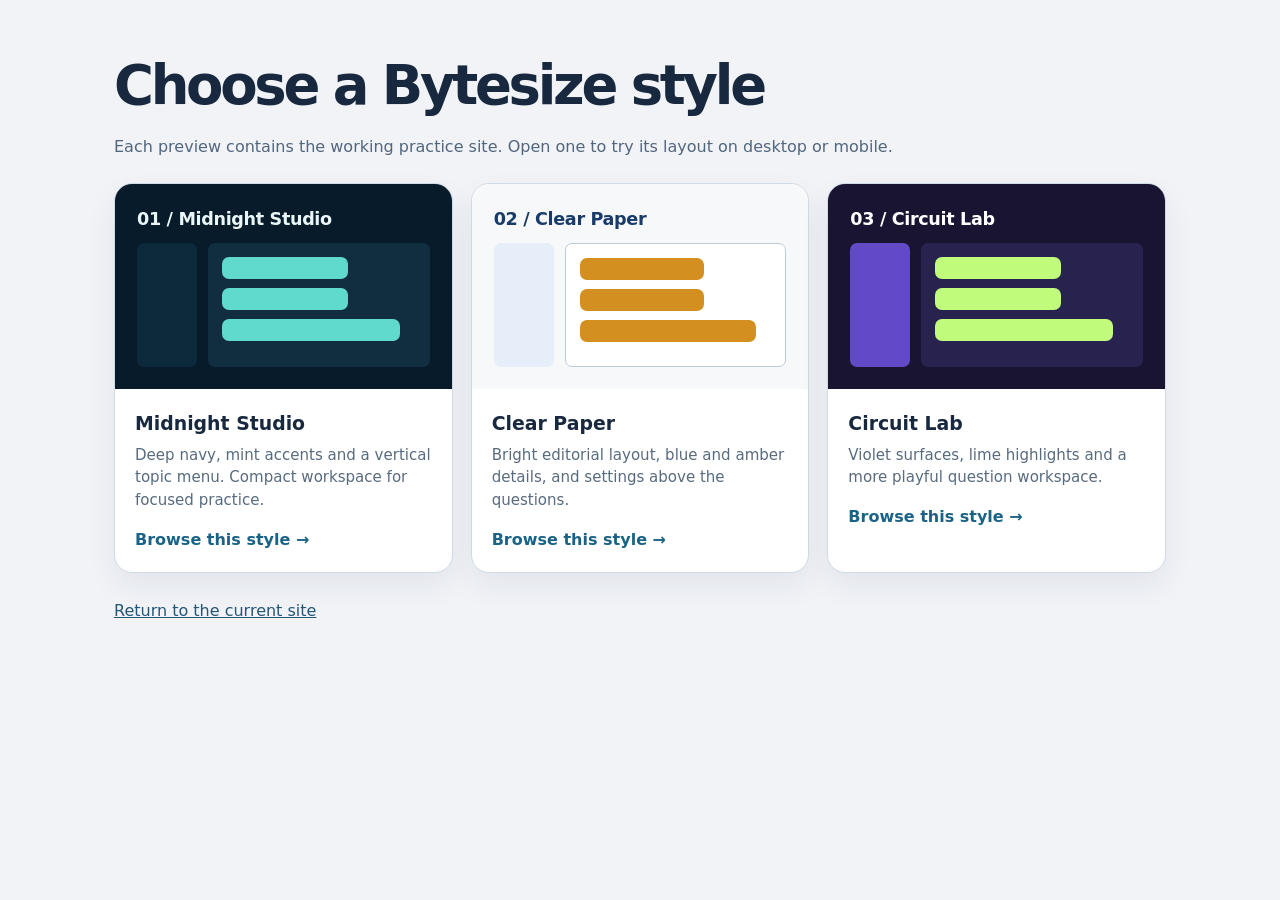
<file: student/styles.html>
<!doctype html><html lang="en"><head><meta charset="utf-8"><meta name="viewport" content="width=device-width,initial-scale=1"><title>Bytesize · Style previews</title><style>*{box-sizing:border-box}body{margin:0;background:#f1f3f7;color:#17283f;font:16px/1.5 system-ui,sans-serif}.wrap{max-width:1100px;margin:auto;padding:45px 24px 80px}h1{font-size:clamp(2.2rem,5vw,3.4rem);letter-spacing:-.06em;margin:0 0 8px}p{margin:0 0 24px;color:#52667d}.cards{display:grid;grid-template-columns:repeat(3,minmax(0,1fr));gap:18px}.card{display:block;overflow:hidden;background:white;color:inherit;text-decoration:none;border:1px solid #cfdae5;border-radius:18px;box-shadow:0 13px 30px #16315412;transition:transform .18s,box-shadow .18s}.card:hover,.card:focus-visible{transform:translateY(-4px);box-shadow:0 20px 40px #16315424;outline:3px solid #d69b35;outline-offset:3px}.sample{height:205px;padding:22px;display:grid;grid-template-columns:60px 1fr;grid-template-rows:26px 1fr;gap:11px}.sample b{grid-column:1/-1;font-size:1.1rem;letter-spacing:-.02em}.rail,.surface,.mini{border-radius:7px}.surface{padding:14px;display:flex;flex-direction:column;gap:9px}.mini{height:22px;width:65%}.mini:last-child{width:92%}.studio{background:#071b2a;color:#eaf5f7}.studio .rail{background:#0c2a3c}.studio .surface{background:#102e40}.studio .mini{background:#60daca}.paper{background:#f7f8fa;color:#183b68}.paper .rail{background:#e6eff9}.paper .surface{background:white;border:1px solid #bccbda}.paper .mini{background:#d39020}.circuit{background:#181431;color:#fff}.circuit .rail{background:#6249c5}.circuit .surface{background:#28224f}.circuit .mini{background:#c1fb7b}.copy{padding:20px}.copy h2{margin:0 0 7px;font-size:1.18rem}.copy p{margin:0;color:#586b7e;font-size:.94rem}.copy span{display:block;margin-top:16px;font-weight:700;color:#1b6386}.back{display:inline-block;margin-top:26px;color:#235677}@media(max-width:750px){.cards{grid-template-columns:1fr}.sample{height:160px}}</style></head><body><div class="wrap"><h1>Choose a Bytesize style</h1><p>Each preview contains the working practice site. Open one to try its layout on desktop or mobile.</p><div class="cards"><a class="card" href="style-studio.html"><div class="sample studio"><b>01 / Midnight Studio</b><div class="rail"></div><div class="surface"><div class="mini"></div><div class="mini"></div><div class="mini"></div></div></div><div class="copy"><h2>Midnight Studio</h2><p>Deep navy, mint accents and a vertical topic menu. Compact workspace for focused practice.</p><span>Browse this style →</span></div></a><a class="card" href="style-paper.html"><div class="sample paper"><b>02 / Clear Paper</b><div class="rail"></div><div class="surface"><div class="mini"></div><div class="mini"></div><div class="mini"></div></div></div><div class="copy"><h2>Clear Paper</h2><p>Bright editorial layout, blue and amber details, and settings above the questions.</p><span>Browse this style →</span></div></a><a class="card" href="style-circuit.html"><div class="sample circuit"><b>03 / Circuit Lab</b><div class="rail"></div><div class="surface"><div class="mini"></div><div class="mini"></div><div class="mini"></div></div></div><div class="copy"><h2>Circuit Lab</h2><p>Violet surfaces, lime highlights and a more playful question workspace.</p><span>Browse this style →</span></div></a></div><a class="back" href="index.html">Return to the current site</a></div></body></html>
</file>
<file: home.css>
:root {
  color-scheme: dark;
  font-family: Inter, ui-sans-serif, system-ui, -apple-system, BlinkMacSystemFont, "Segoe UI", sans-serif;
  color: #f6f3ff;
  background: #211b46;
  font-synthesis: none;
  --lime: #c1fb7b;
  --lavender: #ccbaff;
}
* { box-sizing: border-box; }
body { margin: 0; min-width: 280px; }
body::before {
  content: "";
  position: fixed;
  inset: 0;
  z-index: -1;
  pointer-events: none;
  background: radial-gradient(ellipse at 8% 10%, #6650b324, transparent 52%), radial-gradient(ellipse at 95% 65%, #8061ce14, transparent 45%);
}
a { color: inherit; }
a:focus-visible { outline: 3px solid var(--lime); outline-offset: 7px; }
.skip-link { position: fixed; top: -100px; left: 20px; z-index: 5; padding: 14px 18px; background: var(--lime); color: #211b46; border-radius: 8px; }
.skip-link:focus { top: 15px; }
.home-shell { max-width: 1160px; margin: auto; padding: 0 38px; }
.masthead { display: flex; align-items: center; justify-content: space-between; gap: 24px; padding: 24px 0; border-bottom: 1px solid #8273ad33; }
.brand { display: inline-flex; border-radius: 8px; flex-shrink: 0; }
.brand img { display: block; width: 224px; max-width: 100%; height: auto; }
.header-note { color: #c4bbdf; font-size: .83rem; }
.welcome { text-align: center; padding: 49px 0 34px; }
.eyebrow { display: flex; align-items: center; justify-content: center; gap: 9px; margin: 0 0 18px; font-size: .65rem; line-height: 1.6; font-weight: 700; letter-spacing: .17em; color: #c9c0e3; }
.eyebrow span { width: 7px; height: 7px; border-radius: 50%; background: var(--lime); box-shadow: 0 0 12px #c1fb7b55; flex-shrink: 0; }
h1 { font-size: clamp(2rem, 4.6vw, 3.65rem); font-weight: 760; letter-spacing: -.055em; line-height: 1.13; margin: 0 0 17px; }
h1 span { color: var(--lime); }
.welcome-copy { color: #d3cbe6; font-size: 1.05rem; line-height: 1.65; margin: 0; }
.choices { display: grid; grid-template-columns: repeat(2, minmax(0, 1fr)); gap: 24px; max-width: 980px; margin: auto; }
.choice { --accent: var(--lime); position: relative; display: flex; flex-direction: column; min-width: 0; padding: 29px 30px 25px; background: #2d2657; border: 1px solid #766699; border-radius: 20px; text-decoration: none; box-shadow: 0 9px 0 #16112e55; transition: transform .18s ease, border-color .18s ease, background .18s ease; }
.teacher { --accent: var(--lavender); background: #30265a; }
.choice::before { content: ""; position: absolute; top: -1px; left: 30px; right: 30px; height: 3px; background: var(--accent); border-radius: 0 0 4px 4px; }
.choice-top { display: flex; align-items: center; justify-content: space-between; gap: 16px; margin-bottom: 21px; }
.choice-icon { display: grid; place-items: center; width: 58px; height: 58px; color: var(--accent); background: #c1fb7b10; border: 1px solid #c1fb7b33; border-radius: 14px; }
.teacher .choice-icon { background: #b99aef14; border-color: #b99aef40; }
.choice-icon svg { width: 37px; height: 37px; stroke: currentColor; stroke-width: 1.7; stroke-linecap: round; stroke-linejoin: round; }
.choice-label { font-size: .62rem; font-weight: 750; letter-spacing: .12em; color: var(--accent); text-align: right; }
h2 { font-size: 2.1rem; letter-spacing: -.04em; line-height: 1.15; margin: 0 0 12px; }
.choice > p { color: #d5cee9; font-size: .96rem; line-height: 1.7; margin: 0; max-width: 360px; }
.choice-preview { display: flex; align-items: center; min-height: 63px; margin: 23px 0 26px; border: 1px solid #8f7baf4d; border-radius: 10px; background: #211b466b; padding: 12px 17px; }
.student-preview { justify-content: space-between; gap: 12px; }
.binary { color: #d0f4ad; font: 600 1.02rem ui-monospace, SFMono-Regular, Menlo, Consolas, monospace; white-space: nowrap; letter-spacing: .02em; }
.preview-check { display: grid; place-items: center; width: 27px; height: 27px; border-radius: 50%; background: #c1fb7b1a; color: var(--lime); flex-shrink: 0; }
.preview-check svg { width: 18px; height: 18px; stroke: currentColor; stroke-width: 2; stroke-linecap: round; stroke-linejoin: round; }
.teacher-preview { justify-content: space-between; gap: 12px; }
.teacher-preview > span { display: inline-flex; align-items: center; gap: 7px; font-size: .81rem; font-weight: 650; color: #e1d3ff; white-space: nowrap; }
.teacher-preview i { height: 7px; width: 7px; border-radius: 2px; background: #b8a4e6; }
.teacher-preview > span:nth-child(2) i { background: #bcdf9f; }
.teacher-preview > span:nth-child(3) i { background: #d6b998; }
.choice-action { display: flex; align-items: center; justify-content: space-between; gap: 14px; margin-top: auto; padding-top: 20px; border-top: 1px solid #8f7baf4d; color: var(--accent); font-size: .91rem; font-weight: 740; min-height: 48px; }
.choice-action > svg { width: 24px; height: 24px; stroke: currentColor; stroke-width: 1.8; stroke-linecap: round; stroke-linejoin: round; flex-shrink: 0; transition: transform .18s ease; }
@media (hover: hover) { .choice:hover { transform: translateY(-4px); border-color: var(--accent); background: #372d64; } .choice:hover .choice-action > svg { transform: translateX(4px); } }
.choice:active { transform: translateY(1px); }
.return-note { display: flex; align-items: center; justify-content: center; gap: 9px; text-align: center; color: #c6bde0; font-size: .76rem; line-height: 1.7; margin: 28px 0 40px; }
.return-note svg { width: 18px; height: 18px; stroke: #b4a2d8; stroke-width: 1.5; stroke-linecap: round; stroke-linejoin: round; flex-shrink: 0; }
footer { display: flex; justify-content: space-between; flex-wrap: wrap; gap: 8px 24px; padding: 20px 0 26px; border-top: 1px solid #8273ad33; color: #aca2c9; font-size: .68rem; line-height: 1.7; }
@media (max-width: 740px) {
  .home-shell { padding: 0 23px; }
  .masthead { padding: 17px 0; }
  .brand img { width: 182px; }
  .header-note { font-size: .7rem; max-width: 130px; line-height: 1.6; text-align: right; }
  .welcome { padding: 37px 0 29px; }
  .eyebrow { font-size: .58rem; letter-spacing: .11em; gap: 7px; }
  .choices { grid-template-columns: 1fr; gap: 23px; max-width: 480px; }
  .choice { padding: 25px 25px 22px; }
  .choice-top { margin-bottom: 17px; }
  h2 { font-size: 1.9rem; }
  .choice > p { max-width: none; }
  .choice-preview { margin: 20px 0; }
  .return-note { max-width: 380px; margin: 27px auto 30px; align-items: flex-start; }
  .return-note svg { margin-top: 2px; }
}
@media (max-width: 380px) {
  .home-shell { padding: 0 17px; }
  .brand img { width: 162px; }
  .header-note { display: none; }
  .choice { padding: 23px 21px 21px; }
  .choice-label { font-size: .56rem; }
  .choice-preview { padding: 11px 12px; }
  .binary { font-size: .91rem; }
  .teacher-preview { gap: 8px; }
  .teacher-preview > span { font-size: .75rem; gap: 5px; }
  .choice-action { font-size: .85rem; }
}
@media (prefers-reduced-motion: reduce) { *, *::before { transition: none !important; scroll-behavior: auto !important; } }
@media print { body { background: white; color: #211b46; } body::before { display: none; } .header-note, .return-note, footer { color: #54456f; } .choice { background: white; color: #211b46; box-shadow: none; border-color: #54456f; break-inside: avoid; } .choice > p { color: #54456f; } }
</file>
<file: hub-nav.css>
/* Return links are scoped to the new elements. Original application styles stay intact. */
.hub-student-header { position: relative; }
.hub-return { display: inline-flex; align-items: center; justify-content: center; gap: 7px; text-decoration: none; font-family: inherit; font-weight: 650; white-space: nowrap; }
.hub-return:focus-visible { outline: 3px solid #c1fb7b; outline-offset: 4px; }
.hub-return-student { position: absolute; top: 15px; right: 0; min-height: 44px; padding: 10px 15px; font-size: .84rem; color: #e8dcff; background: #30295c; border: 1px solid #8a78d6; border-radius: 9px; }
.hub-return-student:hover { color: #c1fb7b; border-color: #c1fb7b; }
.hub-return-teacher { min-height: 36px; }
.hub-return-teacher:focus-visible { outline-color: #8060b4; }
.hub-return-teacher:hover { background: #e9e0f8; border-color: #b5a2d3; }
@media (max-width: 680px) { .hub-return-student { position: static; margin-top: 14px; } }
@media print { .hub-return { display: none !important; } }
</file>
<file: student/practice-questions.css>
.bank-mode-picker { display:flex; align-items:center; flex-wrap:wrap; gap:12px; margin:0 0 22px; }
.bank-mode-picker label { font-weight:700; font-size:.9rem; }
.bank-mode-picker select, .bank-settings select { min-height:44px; border:1px solid #9b8cda; border-radius:8px; background:#faf9ff; color:#241e47; padding:9px 12px; font:inherit; max-width:100%; }
.student-bank-practice { min-width:0; }
.student-bank-practice .bank-heading p { color:#d0c7ee; }
.bank-settings { display:flex; align-items:flex-end; flex-wrap:wrap; gap:16px; padding:20px; margin:0 0 22px; border:1px solid #6559a4; border-radius:14px; background:#28224f; }
.bank-settings > label { display:grid; gap:9px; font-size:.85rem; font-weight:700; min-width:0; }
.bank-settings > label:first-child { flex:1 1 290px; }
.bank-settings > label:nth-child(2) { flex:0 1 160px; }
.bank-settings .button { min-height:44px; }
.student-bank-practice .bank-questions { align-items:start; margin-bottom:20px; }
.bank-question { min-width:0; }
.bank-question h3 { font-size:1.08rem; margin:0 0 13px; line-height:1.4; }
.bank-question .q-top { align-items:flex-start; gap:10px; }
.bank-question .q-top small { font-size:.76rem; line-height:1.6; text-align:right; }
.bank-prompt { line-height:1.65; overflow-wrap:anywhere; }
.bank-prompt .number-display { padding:14px 12px; margin:12px 0; background:#211b46; border:1px solid #6559a4; border-radius:9px; font:700 1.12rem/1.6 ui-monospace,SFMono-Regular,Consolas,monospace; letter-spacing:.04em; text-align:center; overflow-wrap:anywhere; }
.bank-figure { overflow-x:auto; margin:15px 0; }
.bank-figure table { border-collapse:collapse; width:100%; font-size:.85rem; line-height:1.5; }
.bank-figure th, .bank-figure td { border:1px solid #8a78d6; padding:9px; text-align:left; }
.bank-figure th { color:#e4d9ff; background:#241e49; }
.bank-field { margin:17px 0 0; }
.bank-field > label { display:block; font-weight:700; margin:0 0 8px; line-height:1.5; font-size:.88rem; }
.bank-question .bank-field input, .bank-question .bank-field textarea { width:100%; max-width:100%; min-width:0; min-height:44px; border:1px solid #9b8cda; border-radius:8px; padding:10px 12px; font:inherit; background:#faf9ff; color:#241e47; }
.bank-question .bank-field textarea { min-height:130px; resize:vertical; line-height:1.6; }
.bank-question .bank-field input[aria-invalid=true] { border-color:#eb9aaa; box-shadow:0 0 0 1px #eb9aaa; }
.bank-question .q-actions { justify-content:flex-start; flex-wrap:wrap; margin-top:17px; }
.bank-question .feedback { text-align:left; min-height:0; line-height:1.6; }
.bank-question .feedback:empty { display:none; }
.bank-question .feedback.good { color:#c7ffdc; }
.bank-question .feedback.bad { color:#ffd1d9; }
.bank-help, .bank-review { margin-top:16px; padding:15px; border-radius:9px; border:1px solid #8a78d6; background:#211b4677; line-height:1.6; font-size:.88rem; }
.bank-help p { margin:8px 0 0; }
.bank-help ol { margin:9px 0 0; padding-left:23px; }
.bank-help li + li { margin-top:7px; }
.bank-help code { color:#c1fb7b; white-space:pre-wrap; overflow-wrap:anywhere; }
.bank-review h4 { margin:0 0 8px; font-size:.95rem; }
.bank-review p { margin:0 0 12px; }
.bank-review label { display:flex; align-items:flex-start; gap:10px; margin:10px 0; line-height:1.6; }
.bank-review input { flex-shrink:0; width:18px; height:18px; accent-color:#c1fb7b; margin:3px 0 0; }
.bank-controls { display:flex; align-items:center; flex-wrap:wrap; gap:12px; margin:20px 0 30px; }
.bank-summary { flex-basis:100%; margin:0; color:#d0c7ee; font-size:.9rem; line-height:1.6; }
.bank-rle-editor { margin:15px 0; }
.bank-rle-editor p { font-size:.82rem; line-height:1.6; margin:0 0 10px; color:#d0c7ee; }
.bank-bit-row { display:flex; flex-wrap:wrap; gap:4px; }
.bank-bit { display:grid; place-items:center; width:32px; min-height:36px; border:1px solid #9b8cda; border-radius:5px; background:#241e47; color:#ece5ff; font:700 1rem ui-monospace,monospace; padding:4px; }
.bank-bit[data-value="1"] { background:#c1fb7b; color:#241e47; border-color:#c1fb7b; }
.full-practice-bank .bank-figure .number-display { text-align:center; font:700 1.05rem/1.55 ui-monospace,monospace; overflow-wrap:anywhere; }
.full-practice-bank .bank-figure .figure-caption { margin:.6rem 0; font-size:.84rem; }
.full-practice-bank .bank-figure svg { display:block; width:100%; max-width:320px; max-height:240px; margin:auto; padding:8px; border-radius:8px; background:#faf9ff; color:#342759; }
.full-practice-bank .bitmap-grid { display:grid; grid-template-columns:repeat(var(--cols),minmax(0,1fr)); width:min(100%,calc(var(--cols) * 40px)); margin:10px 0; border:1px solid #8173a9; }
.full-practice-bank .bitmap-grid .pixel { display:block; aspect-ratio:1; width:100%; min-width:0; border-radius:0; border:1px solid #8173a9; background:#fff; padding:0; }
.full-practice-bank .bitmap-grid .pixel.on { background:#211b46; }
.full-practice-bank .bitmap-grid .pixel:focus-visible { outline-offset:-3px; outline-color:#1a7a9e; }
.bank-print-name, .bank-print-space, .bank-print-workspace { display:none; }
.student-bank-practice button:focus-visible, .student-bank-practice input:focus-visible, .student-bank-practice textarea:focus-visible, .student-bank-practice select:focus-visible, .bank-mode-picker select:focus-visible { outline:3px solid #c1fb7b; outline-offset:3px; }
@media (max-width:900px) { .student-bank-practice .bank-questions { grid-template-columns:1fr; } }
@media (max-width:680px) { .bank-settings { padding:17px; gap:15px; } .bank-settings > label, .bank-settings > label:first-child, .bank-settings > label:nth-child(2) { flex:1 1 100%; } .bank-settings > button { width:100%; } .bank-prompt .number-display { font-size:1rem; } }
@media print {
 .bank-mode-picker, .bank-settings, .student-bank-practice .actions, .bank-controls, .bank-question .q-actions, .bank-question .feedback, .bank-help, .bank-review, .bank-rle-editor { display:none!important; }
 .bank-print-name { display:block; font-size:10pt; margin:0 0 5mm; }
 .student-bank-practice .bank-heading { margin-bottom:4mm; }
 .student-bank-practice .bank-heading p { color:#19334a; }
 .student-bank-practice .bank-questions { display:grid; grid-template-columns:1fr!important; gap:5mm; }
 .student-bank-practice .bank-question { background:white!important; color:#19334a!important; border:1px solid #879ca3; box-shadow:none!important; break-inside:avoid; padding:4mm; }
 .bank-question .bank-field input, .bank-question .bank-field textarea { display:none!important; }
 .bank-print-space { display:block; min-height:10mm; border-bottom:1px solid #879ca3; }
 .bank-print-workspace { display:block; min-height:28mm; background:repeating-linear-gradient(white 0,white 8mm,#b3b9c1 8.1mm,white 8.3mm); }
 .bank-figure th, .bank-figure td { color:#19334a; border-color:#879ca3; padding:2mm; }
 .bank-figure th, .bank-prompt .number-display { background:white; color:#19334a; border-color:#879ca3; }
 .bank-figure { overflow:visible; }
 .full-practice-bank { break-inside:avoid; }
 .full-practice-bank .bank-figure svg { max-height:54mm; }
 .full-practice-bank .bitmap-grid { -webkit-print-color-adjust:exact; print-color-adjust:exact; }
 .full-practice-bank .bitmap-grid.editable .pixel.on { background:white!important; }
}
</file>
<file: student/worked-methods.css>
.student-method { margin-top:16px; border:1px solid #8a78d6; border-radius:9px; padding:0 14px; font:inherit; color:inherit; }
.student-method > summary { cursor:pointer; min-height:44px; padding:12px 0; font-weight:700; font-size:.88rem; line-height:1.4; }
.student-method > summary:focus-visible,.method-help:focus-visible { outline:3px solid #c1fb7b; outline-offset:3px; }
.student-method-body { color:inherit; font-size:.9rem; line-height:1.65; padding:14px 0; overflow-wrap:anywhere; }
.student-method-body > strong { display:block; font-size:.98rem; }
.student-method-body p { margin:9px 0; color:inherit; }
.student-method-body ol { padding-left:23px; margin:10px 0; }
.student-method-body li + li { margin-top:9px; }
.student-method-example { border-left:3px solid #a28ad5; padding:12px 14px; margin:15px 0 0; background:rgba(133,116,184,.13); border-radius:0 7px 7px 0; }
.student-method-example code { font:650 .95em ui-monospace,monospace; color:inherit; background:transparent; padding:0; white-space:normal; }
.q-actions { flex-wrap:wrap; }
.bank-help .student-method-body { padding:0; }
@media print { .student-method,.student-method-body,.method-help { display:none!important; } }
</file>
<file: student/number-chain.css>
#number-chain-game { max-width:1040px; margin:0 auto; }
.chain-controls { display:flex; justify-content:space-between; align-items:center; gap:20px; flex-wrap:wrap; margin:0 0 18px; }
.chain-kicker { color:#c1fb7b; font-size:.76rem; font-weight:800; letter-spacing:.12em; }
.chain-controls h3 { margin:6px 0; font-size:1.35rem; }
.chain-controls p { margin:5px 0 0; line-height:1.6; color:#d0c7ee; }
.chain-progress { display:flex; gap:16px; align-items:center; flex-wrap:wrap; padding:15px 18px; border:1px solid #6559a4; background:#28224f; border-radius:12px; margin-bottom:20px; }
.chain-progress progress { appearance:none; width:160px; height:10px; border:0; border-radius:99px; background:#44386f; accent-color:#c1fb7b; overflow:hidden; }
.chain-progress progress::-webkit-progress-bar { background:#44386f; }
.chain-progress progress::-webkit-progress-value { background:#c1fb7b; border-radius:99px; }
.chain-progress progress::-moz-progress-bar { background:#c1fb7b; border-radius:99px; }
.chain-status { flex:1 1 260px; font-size:.88rem; line-height:1.5; margin:0; color:#eae3ff; }
.chain-start { display:flex; align-items:center; justify-content:center; gap:24px; max-width:720px; padding:14px 20px; margin:0 auto; border:2px solid #c1fb7b; border-radius:15px; background:#30265c; text-align:center; }
.chain-start > span { display:block; color:#c1fb7b; font-size:.75rem; font-weight:800; letter-spacing:.12em; }
.chain-start > strong { display:block; color:white; font:800 2.5rem/1.2 ui-monospace,SFMono-Regular,Consolas,monospace; margin:0; }
.chain-start p { margin:0; color:#d0c7ee; font-size:.88rem; line-height:1.5; }
.chain-steps { list-style:none; padding:0; margin:0 auto; max-width:720px; }
.chain-step { position:relative; margin-top:38px; padding:22px; background:#28224f; color:#f9f6ff; border:1px solid #7669b6; border-radius:16px; box-shadow:0 7px 0 rgba(12,8,41,.2); break-inside:avoid; }
.chain-step::before { content:'↓'; position:absolute; width:36px; height:30px; top:-35px; left:calc(50% - 18px); display:grid; place-items:center; color:#c1fb7b; font-size:1.6rem; font-weight:800; }
.chain-step-heading { display:flex; align-items:flex-start; gap:12px; margin-bottom:17px; }
.chain-step-heading > div { flex:1; min-width:0; }
.chain-step-number { display:grid; place-items:center; width:30px; height:30px; flex:0 0 30px; background:#c1fb7b; color:#251a52; font-weight:800; border-radius:7px; }
.chain-step h3 { margin:2px 0 7px; font-size:1.1rem; line-height:1.35; font-variant-numeric:tabular-nums; }
.chain-step-heading p { margin:0; color:#d0c7ee; font-size:.9rem; line-height:1.6; }
.chain-format { font-size:.65rem; letter-spacing:.06em; font-weight:700; color:#d3c7ff; padding-top:7px; white-space:nowrap; }
.chain-answer-row { display:flex; align-items:center; gap:14px; flex-wrap:wrap; }
.chain-answer-field { flex:1 1 300px; min-width:0; }
.chain-answer-field label { display:block; margin:0 0 9px; font-weight:750; font-size:.88rem; color:#fff; line-height:1.5; }
#number-chain-section input.chain-answer { display:block; width:100%; max-width:100%; min-height:58px; padding:12px; border:2px solid #b6a6f3; border-radius:9px; background:#fff; color:#241e47; font:700 1.45rem/1.25 ui-monospace,SFMono-Regular,Consolas,monospace; letter-spacing:.25em; text-align:center; box-shadow:0 3px 0 #100d2840; }
#number-chain-section input.chain-answer::placeholder { opacity:1; color:#625c79; font:500 .95rem/1.4 Inter,ui-sans-serif,system-ui,sans-serif; letter-spacing:0; }
#number-chain-section input.chain-answer[aria-invalid=true] { border-color:#f5a6b8; }
.chain-answer-field small { display:block; font-size:.75rem; line-height:1.5; color:#c9bfea; margin-top:7px; }
.chain-answer-row .button { min-height:46px; flex-shrink:0; margin-top:3px; }
.chain-answer-row .secondary:hover { background:#5f4fa9; color:#fff; }
.chain-correct { border-color:#c1fb7b; }
.chain-feedback { margin:10px 0 0; font-size:.9rem; line-height:1.55; font-weight:650; }
.chain-feedback:empty { display:none; }
.chain-feedback.good { color:#c1fb7b; }
.chain-feedback.bad { color:#ffd1d9; }
.chain-method { border-top:1px solid #6559a4; margin-top:16px; padding-top:12px; font-size:.85rem; line-height:1.65; }
.chain-method summary { cursor:pointer; font-weight:700; color:#e8dcff; padding:3px 0; }
.chain-method ol { padding-left:21px; margin:10px 0; color:#e9e0ff; }
.chain-method li + li { margin-top:7px; }
.chain-method p { padding:12px; background:#201a43; border-radius:8px; color:#e9e0ff; }
.chain-finish { max-width:720px; display:flex; justify-content:center; gap:12px; flex-wrap:wrap; margin:25px auto 40px; }
.chain-finish p { flex-basis:100%; text-align:center; color:#d0c7ee; font-size:.82rem; line-height:1.6; margin:0; }
#number-chain-section :is(button,input,summary):focus-visible { outline:3px solid #c1fb7b; outline-offset:4px; }
@media(max-width:680px) {
 .chain-controls { gap:14px; }
 .chain-controls .actions { width:100%; }
 .chain-controls .actions .button { flex:1; }
 .chain-progress { padding:14px; gap:10px; }
 .chain-progress progress { width:100%; }
 .chain-step { padding:19px 16px; }
 .chain-step-heading { flex-wrap:wrap; gap:10px; }
 .chain-format { margin-left:40px; margin-top:-6px; padding:0; }
 .chain-answer-field { flex-basis:100%; }
 .chain-answer-row .button { width:100%; margin:0; }
 .chain-finish .button { width:100%; }
}
@media print {
 #number-chain-section .chain-controls,#number-chain-section .chain-progress,#number-chain-section .chain-finish,.chain-method,.chain-feedback,.chain-answer-row button { display:none!important; }
 .chain-start,.chain-step { color:#19334a!important; background:white!important; border-color:#879ca3; box-shadow:none; }
 .chain-start > span,.chain-start > strong,.chain-start p,.chain-step h3,.chain-step label,.chain-step-heading p,.chain-format,.chain-answer-field small { color:#19334a!important; }
 .chain-step::before { color:#19334a; }
 .chain-answer { visibility:hidden; }
 .chain-answer-field { border-bottom:1px solid #879ca3; }
}

.chain-finish .chain-completion { color:#c1fb7b; font-size:1rem; font-weight:750; }
.chain-completion:empty { display:none; }
.chain-settings { display:flex; align-items:center; flex-wrap:wrap; gap:14px 24px; padding:16px 18px; margin:0 0 18px; border:1px solid #6559a4; border-radius:12px; background:#28224f; }
.chain-settings label { display:grid; gap:8px; font-size:.85rem; font-weight:700; min-width:0; flex:0 1 280px; }
.chain-settings select { min-height:44px; max-width:100%; padding:9px 12px; border:1px solid #9b8cda; border-radius:8px; background:#faf9ff; color:#241e47; font:inherit; }
.chain-settings p { flex:1 1 260px; color:#d0c7ee; font-size:.84rem; line-height:1.6; margin:0; }
.chain-ascii-reference { margin:0 0 18px; padding:14px; border:1px solid #7d6cb5; border-radius:9px; background:#201a43; }
.chain-ascii-reference > strong { display:block; font-size:.88rem; margin-bottom:8px; color:#c1fb7b; }
.chain-ascii-reference table { width:100%; border-collapse:collapse; font-size:.84rem; }
.chain-ascii-reference th,.chain-ascii-reference td { text-align:left; border-bottom:1px solid #6559a4; padding:7px; }
.chain-ascii-reference p { font-size:.8rem; color:#d0c7ee; line-height:1.6; margin:10px 0 0; }
.chain-pixel-label { display:block; font-weight:750; font-size:.88rem; line-height:1.5; margin-bottom:8px; color:#fff; }
.chain-pixel-instruction { margin:0 0 12px; color:#d0c7ee; font-size:.85rem; line-height:1.6; }
.chain-pixel-grid { display:grid; grid-template-columns:repeat(4,48px); gap:3px; width:max-content; padding:5px; border:2px solid #b6a6f3; border-radius:8px; background:#d8d3e8; }
.chain-pixel-grid .chain-pixel { display:block; width:48px; height:48px; min-height:48px; padding:0; border:1px solid #6d6586; border-radius:2px; background:#fff; cursor:pointer; }
.chain-pixel-grid .chain-pixel.is-dark { background:#111; border-color:#111; }
.chain-pixel-grid[aria-invalid=true] { border-color:#f5a6b8; }
#number-chain-section select:focus-visible { outline:3px solid #c1fb7b; outline-offset:4px; }
@media(max-width:680px) { .chain-settings label { flex-basis:100%; } }

#number-chain-print { display:none; }
@page number-chain-page { size:A4 portrait; margin:12mm; }
@media print {
 body.printing-number-chain { margin:0!important; padding:0!important; min-height:0!important; background:white!important; }
 body.printing-number-chain > :not(#number-chain-print) { display:none!important; }
 body.printing-number-chain #number-chain-print { display:block!important; page:number-chain-page; width:100%; max-width:186mm; margin:0 auto; padding:0; color:#111!important; background:white!important; }
 #number-chain-print .chain-print-sheet { box-sizing:border-box; display:grid; grid-template-rows:25mm 15mm 1fr 9mm; gap:4mm; width:100%; height:263mm; margin:0; padding:0; font:10pt/1.3 Arial,sans-serif; break-inside:avoid; }
 #number-chain-print .chain-print-heading h1 { margin:0 0 1.5mm; font-size:18pt; line-height:1.15; color:#111; }
 #number-chain-print .chain-print-heading p { margin:0; font-size:10pt; }
 #number-chain-print .chain-print-name { margin-top:3mm; font-size:9pt; white-space:nowrap; }
 #number-chain-print .chain-print-start { display:flex; align-items:center; justify-content:center; gap:3mm; border:1.5pt solid #222; border-radius:2mm; font-size:12pt; }
 #number-chain-print .chain-print-start strong { font-size:19pt; }
 #number-chain-print .chain-print-start span { font-size:10pt; }
 #number-chain-print .chain-print-steps { display:flex; flex-direction:column; justify-content:space-between; gap:5mm; list-style:none; margin:0; padding:0; }
 #number-chain-print .chain-print-steps > li { box-sizing:border-box; display:flex; align-items:center; gap:6mm; position:relative; height:34mm; padding:4mm; border:1pt solid #666; border-radius:2mm; break-inside:avoid; }
 #number-chain-print .chain-print-steps > li + li::before { content:'↓'; position:absolute; top:-7mm; left:50%; transform:translateX(-50%); color:#111; font-size:14pt; }
 #number-chain-print .chain-print-task h2 { margin:0 0 2mm; font-size:11pt; line-height:1.25; color:#111; }
 #number-chain-print .chain-print-task { flex:1; min-width:0; }
 #number-chain-print .chain-print-answer { flex:0 0 88mm; }
 #number-chain-print .chain-print-task p { margin:0; font-size:9pt; line-height:1.35; }
 #number-chain-print .chain-print-answer > span { display:block; font-size:9pt; margin-bottom:2mm; }
 #number-chain-print .chain-print-boxes { display:grid; grid-template-columns:repeat(8,10mm); height:11mm; }
 #number-chain-print .chain-print-boxes.chain-print-hex { grid-template-columns:repeat(2,10mm); }
 #number-chain-print .chain-print-boxes.chain-print-ascii { grid-template-columns:10mm; }
 #number-chain-print .chain-print-pixels { display:grid; grid-template-columns:repeat(4,8mm); grid-template-rows:repeat(2,8mm); width:32mm; height:16mm; }
 #number-chain-print .chain-print-pixels > span { border:1pt solid #222; background:white; }
 #number-chain-print .chain-print-task .chain-print-reference { font-size:8pt; line-height:1.25; margin-top:2mm; }
 #number-chain-print .chain-print-boxes > span { border:1pt solid #222; border-right:0; }
 #number-chain-print .chain-print-boxes > span:last-child { border-right:1pt solid #222; }
 #number-chain-print footer { font-size:9pt; line-height:1.35; color:#333; }
}
</file>
<file: student/topic-intro.css>
.lesson {
  background: linear-gradient(120deg, #6249c5, #953cb7);
  color: #fff;
  border-radius: 19px;
  padding: 25px 29px;
  margin: 0 0 20px;
  display: flex;
  align-items: center;
  justify-content: space-between;
  gap: 20px;
  overflow: hidden;
}

.lesson :is(h1, h2) {
  font-size: 1.2rem;
  margin: 0 0 8px;
}

.lesson p {
  margin: 0;
  color: #f7eaff;
  line-height: 1.5;
  max-width: 640px;
}

.workspace > .lesson {
  grid-column: 1 / -1;
  margin-bottom: 0;
}

@media (max-width: 680px) {
  .lesson { padding: 20px; }
}
</file>
<file: student/topic-menu.css>
/* Navigation only. Original activity and worksheet styles are retained. */
@media screen{
.student-topic-menu{background:#28224f;color:#f9f6ff;border:1px solid #64589e;border-radius:10px;padding:23px 26px 0;margin:0 0 27px;min-width:0}
.student-topic-menu-label{font-family:inherit;font-size:1rem;font-weight:700;letter-spacing:.01em;color:#faf7ff;margin-bottom:12px;line-height:normal}
.student-topic-menu .student-topic-groups{display:flex;align-items:stretch;flex-wrap:wrap;gap:0 25px;margin:0;padding:0;max-width:100%;border:0;background:none}
.student-topic-menu .student-topic-groups button{font-family:inherit;font-size:.85rem;font-weight:650;line-height:1.5;background:none;color:#d0c7ee;border:0;border-bottom:2px solid transparent;border-radius:0;padding:10px 0 15px;min-height:45px;flex:0 0 auto;white-space:nowrap;box-shadow:none}
.student-topic-menu .student-topic-groups button:hover{color:#f9f6ff}
.student-topic-menu .student-topic-groups button[aria-pressed=true]{color:#c1fb7b;border-bottom-color:#c1fb7b}
.student-topic-menu .student-activity-menu{display:flex;align-items:center;flex-wrap:wrap;gap:8px;margin:0;padding:13px 0 15px;border:0;background:none}
.student-topic-menu .student-activity-menu button{flex:0 0 auto;min-height:36px;padding:8px 13px;line-height:1.4;font-size:.77rem;font-weight:600;color:#d0c7ee;background:transparent;border:1px solid transparent;border-radius:6px;box-shadow:none;text-align:left}
.student-topic-menu .student-activity-menu button:hover{background:#342c69;color:#f9f6ff}
.student-topic-menu .student-activity-menu button[aria-selected=true]{background:#c1fb7b;color:#251a52;border-color:#c1fb7b}
.student-topic-menu :is(button,a):focus-visible{outline:3px solid #c1fb7b;outline-offset:3px}
.student-topic-menu .student-activity-menu[hidden],.student-topic-menu .student-activity-menu button[hidden]{display:none!important}
.student-topic-menu:has(.student-activity-menu[hidden]){padding-bottom:17px}
@media(max-width:900px){.student-topic-menu{padding:20px 20px 0}.student-topic-menu .student-topic-groups{gap:0 22px}.student-topic-menu .student-topic-groups button{font-size:.8rem;padding:10px 0 13px}.student-topic-menu .student-activity-menu{padding-top:12px}}
@media(max-width:550px){.student-topic-menu{padding:17px 16px 0;border-radius:8px;margin-bottom:22px}.student-topic-menu .student-topic-groups{gap:0 18px}.student-topic-menu .student-topic-groups button{font-size:.78rem;min-height:42px;padding:9px 0 12px}.student-topic-menu .student-activity-menu{gap:5px}.student-topic-menu .student-activity-menu button{font-size:.72rem;padding:8px 10px}.student-topic-menu-label{margin-bottom:9px}}
}
@media print{.student-topic-menu{display:none!important}}
</file>
<file: teacher/styles.css>
:root{--ink:#25263c;--muted:#737384;--purple:#7257c8;--purple-dark:#35284d;--lime:#c8f589;--line:#e4e3ec;--bg:#f6f6fa;--paper:#fff;--radius:17px;--qscale:1;font-family:Inter,ui-sans-serif,system-ui,-apple-system,BlinkMacSystemFont,"Segoe UI",sans-serif;color:var(--ink);background:var(--bg);font-size:15px;font-synthesis:none}
*{box-sizing:border-box}body{margin:0}button,input,select,textarea{font:inherit}button,a,input,select,textarea{-webkit-tap-highlight-color:transparent}button{cursor:pointer}button{color:inherit}a{color:#6245b2;text-underline-offset:3px}button:disabled{cursor:default;opacity:.45}button:focus-visible,a:focus-visible,input:focus-visible,textarea:focus-visible,select:focus-visible,summary:focus-visible{outline:3px solid #ad7c24;outline-offset:3px}button,input,select,textarea{border-radius:9px}button{touch-action:manipulation}h1,h2,h3,p{margin-top:0}h1,h2,h3{letter-spacing:-.035em}h1{font-size:2.2rem;line-height:1.15}h2{font-size:1.4rem}p{line-height:1.6}small{font-size:.8rem}.muted{color:var(--muted)}.mono,code{font-family:ui-monospace,SFMono-Regular,Menlo,monospace}code{background:#f0edf7;border-radius:4px;padding:2px 5px;overflow-wrap:anywhere}.hidden,[hidden]{display:none!important}.skip{position:fixed;left:20px;top:-100px;background:#fff;z-index:100;padding:14px}.skip:focus{top:10px}.sr-only{position:absolute;width:1px;height:1px;padding:0;overflow:hidden;clip:rect(0,0,0,0);white-space:nowrap}.ico{width:20px;height:20px;stroke:currentColor;stroke-width:1.8;fill:none;stroke-linecap:round;stroke-linejoin:round;flex-shrink:0;vertical-align:middle}.ico.sm{width:16px;height:16px}
.layout{display:grid;grid-template-columns:244px minmax(0,1fr);min-height:100vh}.sidebar{background:#211b33;color:#ded8ed;position:fixed;inset:0 auto 0 0;width:244px;display:flex;flex-direction:column;padding:30px 19px 20px;z-index:20}.brand{display:flex;align-items:center;gap:10px;background:none;border:0;color:white;text-align:left;padding:0 8px 0;margin-bottom:38px}.brand-mark{width:36px;height:42px;color:var(--lime);font-size:33px;font-weight:900;font-family:ui-monospace,monospace;letter-spacing:-.2em;transform:rotate(-8deg)}.brand strong{font-size:1.6rem;letter-spacing:-.06em;display:block}.brand small{font-size:.59rem;color:#c3b7dc;letter-spacing:.27em;font-weight:600}.nav-label{font-size:.65rem;letter-spacing:.16em;font-weight:700;color:#9b8eb2;padding:0 13px;margin-bottom:12px}.nav{display:grid;gap:5px}.nav button{display:flex;gap:12px;align-items:center;width:100%;background:transparent;border:0;color:#c8c1d8;text-align:left;padding:13px 14px;font-size:.89rem;font-weight:550;min-height:46px}.nav button:hover{background:#322941}.nav button.active{background:#3a2e53;color:#e5ffbf}.nav .count{margin-left:auto;border-radius:5px;background:#554569;font-size:.7rem;padding:2px 6px}.unit-tag{border:1px solid #4a3d5d;border-radius:12px;padding:16px;margin:30px 5px 16px}.unit-tag span{display:block;color:var(--lime);font-size:.7rem;font-weight:700;letter-spacing:.04em;margin-bottom:7px}.unit-tag strong{font-size:.9rem;line-height:1.4;display:block}.unit-tag p{font-size:.74rem;color:#aaa0bd;margin:7px 0 0;line-height:1.6}.sidebar-bottom{margin-top:auto}.sidebar-bottom button{background:transparent;border:0;color:#bcb0cf;padding:10px 12px;display:flex;align-items:center;gap:10px;font-size:.8rem}.sidebar-foot{padding:14px 13px 0;border-top:1px solid #3b304b;font-size:.65rem;color:#9c91ae;line-height:1.7;margin-top:16px}
.content{grid-column:2;min-width:0}.topbar{height:78px;position:sticky;top:0;background:#ffffffed;backdrop-filter:blur(12px);border-bottom:1px solid var(--line);display:flex;align-items:center;justify-content:space-between;padding:0 35px;z-index:15;gap:10px}.breadcrumb{font-size:.83rem;display:flex;align-items:center;gap:10px}.breadcrumb .muted{font-weight:450}.breadcrumb strong{font-weight:650}.top-actions{display:flex;gap:9px;align-items:center}.pill{padding:7px 10px;background:#f1edf9;border:1px solid #e5ddf4;color:#71579b;font-size:.7rem;font-weight:650;border-radius:7px;white-space:nowrap}.icon-btn{border:1px solid var(--line);background:#fff;display:inline-flex;align-items:center;justify-content:center;min-width:36px;min-height:36px;padding:8px;gap:6px}.icon-btn:hover{border-color:#9b83c8;background:#f5f1fc}.icon-btn.active{background:#eae2ff;color:#6044a4;border-color:#baaadf}.btn{min-height:40px;border:1px solid var(--line);padding:9px 15px;display:inline-flex;gap:8px;align-items:center;justify-content:center;background:#fff;font-size:.82rem;font-weight:650;text-decoration:none}.btn:hover{background:#f5f1fb;border-color:#b5a2d3}.btn.primary{background:#7355bd;color:white;border-color:#7355bd;box-shadow:0 3px 6px #4a34600e}.btn.primary:hover{background:#5f42a5}.btn.dark{background:#302343;border-color:#302343;color:white}.btn.lime{background:var(--lime);border-color:var(--lime);color:#302343}.btn.small{font-size:.72rem;min-height:32px;padding:6px 10px}.btn.ghost{border-color:transparent;background:transparent;color:#7657b5}.btn.danger{color:#a24248}.buttons{display:flex;gap:8px;flex-wrap:wrap;align-items:center}.mobile-menu{display:none}.page{padding:32px 35px 50px;max-width:1800px;margin:0 auto;animation:fade .2s ease}.eyebrow{font-size:.67rem;font-weight:750;letter-spacing:.15em;text-transform:uppercase;color:#8a739f;margin-bottom:12px}.page-heading{display:flex;justify-content:space-between;align-items:flex-start;gap:20px;margin-bottom:23px}.page-heading h1{margin:0 0 9px;font-size:1.8rem}.page-heading p{color:var(--muted);font-size:.88rem;margin-bottom:0}.divider{height:1px;background:var(--line);margin:20px 0}.section-title{display:flex;justify-content:space-between;align-items:center;gap:12px;margin:28px 0 15px}.section-title h2{font-size:1.08rem;margin:0}.section-title p{color:var(--muted);font-size:.8rem;margin:0}.tag{background:#f0edf6;padding:4px 7px;border-radius:5px;color:#847294;font-size:.64rem;font-weight:650;display:inline-flex;gap:5px;align-items:center}.panel{background:#fff;border:1px solid var(--line);border-radius:var(--radius);padding:23px}.panel h2{font-size:1.13rem}.panel p{font-size:.86rem;color:#737181}
.hero{background:#eae4f7;border:1px solid #ddd2ef;position:relative;border-radius:20px;padding:34px 36px;display:flex;align-items:center;justify-content:space-between;overflow:hidden;gap:30px}.hero-copy{max-width:610px;position:relative;z-index:1}.hero .eyebrow{color:#795a9e;font-size:.65rem}.hero h1{font-size:clamp(1.8rem,2.8vw,2.8rem);color:#39254e;max-width:610px;margin-bottom:14px;letter-spacing:-.045em}.hero p{font-size:.89rem;color:#786586;max-width:490px;margin-bottom:23px;line-height:1.8}.hero-art{width:260px;min-width:200px;height:185px;position:relative}.hero-art .mini-board{position:absolute;inset:14px 0 15px 0;background:white;border-radius:12px;border:1px solid #d8cce9;box-shadow:0 9px 0 #d6cbe4;transform:rotate(-5deg);padding:17px 20px}.mini-board .mini-label{font-size:.55rem;letter-spacing:.1em;color:#947bad;font-weight:750;margin-bottom:16px}.mini-binary{font:700 21px ui-monospace,monospace;color:#64517f;letter-spacing:3px;padding-bottom:7px;border-bottom:1px solid #ded8e7}.mini-answer{font:700 21px ui-monospace,monospace;letter-spacing:3px;color:#6b9369;padding-top:7px}.floating-tag{position:absolute;bottom:-2px;right:-15px;background:var(--lime);padding:10px 14px;border-radius:9px;font-size:.7rem;font-weight:750;color:#3a5530;transform:rotate(6deg);box-shadow:0 5px 12px #2e16471a}.hero-art .sparkle{position:absolute;top:0;right:-13px;color:#9c7dc9;font-size:25px}.quick-strip{display:grid;grid-template-columns:repeat(3,1fr);gap:14px;margin:19px 0 29px}.quick-card{border:1px solid var(--line);border-radius:12px;padding:17px 18px;display:flex;align-items:center;gap:13px;background:white;text-align:left}.quick-card:hover{border-color:#b0a0ce;transform:translateY(-1px)}.quick-icon{background:#f1edf8;color:#8462ac;width:39px;height:39px;display:grid;place-items:center;border-radius:10px}.quick-card strong{display:block;font-size:.8rem;margin-bottom:4px}.quick-card small{font-size:.71rem;color:#8a8796}.quick-card>.ico{margin-left:auto;color:#aba1bb;width:17px}
.library-toolbar{display:flex;gap:12px;align-items:center;margin:20px 0 17px;flex-wrap:wrap}.search-wrap{position:relative;flex:1;min-width:240px}.search-wrap>.ico{position:absolute;top:13px;left:13px;color:#aaa0b6;width:18px}.search-wrap input{width:100%;height:44px;padding:10px 40px;border:1px solid #e0dce8;background:#fff;font-size:.83rem}.library-toolbar select{border:1px solid #e0dce8;background:white;padding:11px;font-size:.82rem}.filter-chips{display:flex;gap:7px;flex-wrap:wrap;margin:0 0 25px}.filter-chips button{background:white;color:#82768e;border:1px solid var(--line);padding:7px 12px;border-radius:7px;font-size:.72rem}.filter-chips button.active{background:#eee8fa;color:#66479b;border-color:#ccbbe5}.topic-block{background:white;border:1px solid var(--line);border-radius:15px;margin:15px 0;overflow:hidden}.topic-head{padding:19px 22px;display:flex;align-items:center;gap:13px;border-bottom:1px solid #eeebf3}.topic-symbol{width:39px;height:39px;border-radius:10px;display:grid;place-items:center;background:color-mix(in srgb,var(--topic) 10%,white);color:var(--topic);font-size:1.08rem;font-weight:750}.topic-head h2{font-size:1.03rem;margin:0 0 4px}.topic-head p{color:#9890a2;font-size:.72rem;margin:0;line-height:1.4}.topic-head .tag{margin-left:auto}.skill-row{display:flex;align-items:center;gap:14px;padding:14px 22px;border-bottom:1px solid #f0edf4}.skill-row:last-child{border-bottom:0}.skill-row:hover{background:#fdfbff}.skill-meta{min-width:0;flex:1}.skill-meta strong{font-size:.83rem;font-weight:650;display:block;margin-bottom:4px}.skill-meta small{color:#908698;font-size:.73rem;line-height:1.4}.skill-row>.row-number{font:500 .65rem ui-monospace,monospace;color:#b6acbf;width:20px}.skill-row .buttons{gap:6px;flex-shrink:0}.fav{border:0;background:transparent;color:#b4a8c3;font-size:19px;padding:4px}.fav.selected{color:#9a69b9}.library-summary{display:flex;gap:20px;color:#9b91a6;font-size:.72rem;align-items:center;margin:20px 0 0}.dot{width:6px;height:6px;display:inline-block;border-radius:50%;background:#91b96c;margin-right:5px}.empty{text-align:center;padding:50px 25px;background:#fff;border:1px dashed #cfc3df;border-radius:14px;color:#887594}.empty h2{font-size:1.2rem;color:#4b3a62}.empty p{font-size:.85rem}
.teach-page{padding:25px 25px 35px}.teach-heading{display:flex;justify-content:space-between;align-items:center;gap:15px;margin-bottom:18px}.teach-heading .eyebrow{margin-bottom:7px}.teach-heading h1{font-size:1.55rem;margin:0 0 6px}.teach-heading p{margin:0;color:var(--muted);font-size:.82rem}.controls{background:white;border:1px solid var(--line);border-radius:12px;padding:10px 12px;display:flex;align-items:center;justify-content:space-between;flex-wrap:wrap;gap:10px;margin-bottom:17px}.segmented{display:flex;gap:3px;background:#f4f1f8;padding:4px;border-radius:9px}.segmented button{background:transparent;border:0;padding:8px 12px;color:#9785a5;font-size:.76rem;font-weight:650;white-space:nowrap}.segmented button.active{background:#fff;color:#5a3c85;box-shadow:0 1px 4px #49305f18}.controls .sep{width:1px;height:25px;background:var(--line);margin:0 4px}.controls .icon-btn{width:33px;height:33px;min-width:33px;min-height:33px;padding:7px}.controls .label{color:#8d7c9c;font-size:.71rem}.drawing-tools{display:flex;align-items:center;gap:6px}.swatch{width:19px;height:19px;border-radius:50%;border:2px solid white;outline:1px solid transparent;background:var(--swatch);padding:0;min-width:19px}.swatch.active{outline-color:var(--swatch)}.stage-grid{display:grid;grid-template-columns:repeat(3,minmax(0,1fr));gap:16px;align-items:stretch}.stage-card{position:relative;border-radius:15px;border:1px solid var(--line);background:white;overflow:hidden;box-shadow:0 4px 12px #41304c04;min-width:0;display:flex;flex-direction:column;--stage:#8264be;--stage-bg:#f1ecfb}.stage-card.we{--stage:#3b927e;--stage-bg:#eaf5ee}.stage-card.you{--stage:#b78229;--stage-bg:#fff5df}.stage-card.success{border-color:#77aa80;box-shadow:0 0 0 2px #77aa8025}.stage-head{padding:16px 18px 13px;background:var(--stage-bg);border-bottom:1px solid color-mix(in srgb,var(--stage) 17%,white);display:flex;align-items:center;gap:10px}.stage-number{border:1px solid color-mix(in srgb,var(--stage) 40%,white);color:var(--stage);width:28px;height:28px;border-radius:50%;font-size:.69rem;display:grid;place-items:center;font-weight:700}.stage-head strong{font-size:.91rem;color:var(--stage);letter-spacing:-.01em}.stage-head small{display:block;color:color-mix(in srgb,var(--stage) 75%,#4b475b);font-size:.65rem;margin-top:3px}.stage-head .stage-actions{margin-left:auto;display:flex;gap:4px}.stage-actions button{background:transparent;border:0;color:var(--stage);padding:4px;min-width:27px;min-height:28px}.stage-actions .ico{width:16px;height:16px}.stage-body{padding:22px 19px 19px;min-height:490px;position:relative;flex:1;font-size:calc(.91rem * var(--qscale))}.question-copy{line-height:1.65;font-weight:500;overflow-wrap:anywhere;margin-bottom:18px}.number-display{font:650 1.35em/1.6 ui-monospace,SFMono-Regular,Menlo,monospace;text-align:center;letter-spacing:.06em;color:#493660;margin:20px 0;overflow-wrap:anywhere}.binary-sum{font:600 1.4em/1.8 ui-monospace,monospace;letter-spacing:.17em;text-align:right;max-width:265px;margin:20px auto;color:#48345d}.binary-sum div{position:relative}.binary-sum span{position:absolute;left:0;color:#9b81b9}.binary-sum hr{border:0;border-top:2px solid #9e88b8}.table-wrap{max-width:100%;overflow-x:auto;margin:13px 0 17px}.table-wrap table{border-collapse:collapse;width:100%;font-size:.76em;text-align:center}.table-wrap th{background:#f4f1f8;color:#857293;font-weight:650}.table-wrap th,.table-wrap td{padding:8px 6px;border:1px solid #e5dfec}.huffman-tree{width:100%;max-height:270px;color:#776489;overflow:visible;display:block;margin:4px auto 18px}.huffman-tree text{font:14px ui-monospace,monospace;fill:#554366}.huffman-tree .leaf-label{font-weight:800;font-size:17px}.huffman-tree .edge-label{fill:#9463b4;font-size:14px;paint-order:stroke;stroke:white;stroke-width:5px}.waveform{width:100%;height:auto;margin:0 auto 18px;display:block}.waveform text{font:11px system-ui;fill:#7e7391}.answer-fields{margin:22px 0 8px;display:grid;gap:12px}.answer-field label{font-size:.74em;display:block;color:#8d7b9d;font-weight:600;margin:0 0 7px}.answer-field input,.answer-field textarea{padding:10px 12px;min-height:42px;width:100%;background:#fdfcff;border:1px solid #dcd4e7;color:#433250;font:500 .96em ui-monospace,monospace}.answer-field textarea{font-family:inherit;resize:vertical;min-height:100px;line-height:1.6}.answer-field input.good{border-color:#72a781;background:#f4fbf3}.answer-field input.bad{border-color:#cc898a;background:#fff9f8}.bit-inputs{display:grid;grid-template-columns:repeat(8,minmax(0,1fr));gap:3px}.bit-inputs input{padding:6px 0;text-align:center;font-size:1em;min-width:0}.bit-labels{display:grid;grid-template-columns:repeat(8,minmax(0,1fr));font:500 .55em ui-monospace,monospace;color:#a493b3;text-align:center;margin-bottom:5px}.answer-help{font-size:.65em;color:#9f8caa;margin:7px 0;line-height:1.6}.feedback{font-size:.78em;line-height:1.5;margin:10px 0;min-height:18px}.feedback.good{color:#3e8453;font-weight:650}.feedback.bad{color:#a65753}.hint{border-left:3px solid #ccb6e2;background:#f8f4fc;color:#816a95;padding:10px 12px;border-radius:0 7px 7px 0;font-size:.79em;line-height:1.6;margin:13px 0}.working-label{font-size:.66em;letter-spacing:.06em;text-transform:uppercase;color:#a997b5;margin:23px 0 8px}.step-list{margin:10px 0 18px;padding:0;list-style:none}.step-list li{padding:11px 0 11px 28px;border-bottom:1px solid #eee9f3;position:relative;font-size:.84em;line-height:1.6;color:#776086}.step-list .step-dot{position:absolute;left:0;top:12px;width:18px;height:18px;border-radius:50%;background:#f0e9fa;color:#8864a9;font:650 .66rem/18px system-ui;text-align:center}.model-answer{padding:15px;background:#f6f2fc;border:1px solid #e5daef;border-radius:10px;margin:15px 0;font-size:.85em;line-height:1.7;color:#634779}.model-answer>strong{font-size:.72em;text-transform:uppercase;letter-spacing:.07em;display:block;margin-bottom:7px;color:#9c79b2}.model-answer .model-row{display:flex;flex-wrap:wrap;gap:6px;justify-content:space-between;border-bottom:1px solid #e5daef;padding:5px 0}.model-answer ul{padding-left:17px;margin:0}.model-answer code{font-size:1.02em}.stage-foot{padding:13px 18px;border-top:1px solid #eee9f3;background:#fefcff;display:flex;gap:8px;justify-content:space-between;align-items:center}.stage-foot .btn{font-size:.69rem;padding:7px 9px;min-height:33px}.step-count{font-size:.62rem;color:#ac9db7;white-space:nowrap}.ink-layer{position:absolute;inset:0;width:100%;height:100%;pointer-events:none;z-index:5;touch-action:none;overflow:visible}.ink-layer.enabled{pointer-events:auto;cursor:crosshair}.teacher-note{margin:18px 0 0;border:1px dashed #d7c9e6;background:#f7f3fc;border-radius:10px;padding:13px 17px;color:#937eaa;font-size:.76rem;display:flex;align-items:center;gap:10px;line-height:1.6}.teacher-note strong{color:#816099}.focus-view .stage-card{display:none}.focus-view .stage-card.focused{display:flex}.focus-view.stage-grid{grid-template-columns:1fr;max-width:1000px;margin:auto}.focus-view .stage-body{font-size:calc(1.14rem * var(--qscale));min-height:490px;padding:35px 50px}.focus-view .huffman-tree{max-height:340px}.focus-view .binary-sum{max-width:350px}.focus-view .table-wrap{max-width:650px;margin-left:auto;margin-right:auto}.focus-view .answer-fields{max-width:650px;margin-left:auto;margin-right:auto}.focus-view .number-display{font-size:1.7em}.focus-view .bitmap-grid{max-width:280px}.lesson-nav{background:#eee9f8;border:1px solid #dcd1ed;color:#82689b;padding:10px 15px;border-radius:10px;display:flex;align-items:center;gap:12px;margin-bottom:17px;font-size:.8rem}.lesson-nav strong{color:#684888}.lesson-nav .buttons{margin-left:auto}.presentation .layout{grid-template-columns:1fr}.presentation .sidebar{display:none}.presentation .content{grid-column:1}.presentation .topbar{height:55px}.presentation .topbar .breadcrumb,.presentation .topbar .pill{display:none}.presentation .topbar{justify-content:flex-end}.presentation .teach-heading h1{font-size:1.8rem}.presentation .stage-body{font-size:calc(1.12rem * var(--qscale));min-height:60vh}.presentation .stage-grid{gap:20px}.presentation .stage-head{padding:16px 23px}
.builder-grid{display:grid;grid-template-columns:300px minmax(0,1fr);gap:22px;align-items:start}.settings-panel{position:sticky;top:99px}.field{margin-bottom:20px}.field>label,.field-label{display:block;font-size:.77rem;font-weight:650;color:#7b688d;margin-bottom:9px}.field select,.field input[type=text],.field input[type=number],.field textarea{width:100%;padding:10px 11px;background:white;border:1px solid #dcd3e6;min-height:42px}.field small{display:block;font-size:.67rem;color:#a28eb1;margin:7px 0;line-height:1.5}.check-group{display:grid;gap:9px;margin:12px 0 20px}.check-group label{font-size:.76rem;display:flex;align-items:center;gap:9px;color:#846f96;line-height:1.4}.check-group input{accent-color:#8060b4;width:16px;height:16px}.practice-grid{display:grid;grid-template-columns:repeat(2,minmax(0,1fr));gap:16px}.practice-card{background:white;border:1px solid var(--line);border-radius:14px;padding:21px;min-width:0;position:relative;font-size:calc(.91rem * var(--qscale))}.practice-card.success{border-color:#75ac7d;background:#fcfffb}.practice-card h3{font-size:.84rem;color:#8e709f;margin:0}.practice-card .q-meta{display:flex;align-items:center;gap:10px;margin-bottom:18px}.q-meta .badge{font:700 .68rem ui-monospace,monospace;padding:5px 7px;background:#eee8f8;color:#9678ab;border-radius:6px}.q-meta .tag{margin-left:auto;font-size:.58rem}.practice-card .buttons{margin-top:12px}.set-toolbar{display:flex;justify-content:space-between;gap:10px;align-items:center;margin-bottom:17px}.set-toolbar p{font-size:.8rem;color:#927e9e;margin:0}.worksheet-preview{background:white;border:1px solid var(--line);padding:30px;border-radius:14px}.worksheet-preview h2{font-size:1.2rem}.worksheet-item{border-bottom:1px solid #e5ddeb;padding:22px 0;break-inside:avoid;line-height:1.65;font-size:.87rem}.worksheet-item:last-child{border:0}.worksheet-item .number-display{font-size:1.3rem}.worksheet-item .huffman-tree{max-width:370px}.worksheet-item .question-copy{font-weight:450;margin:0 0 10px}.worksheet-item .figure{max-width:480px}.answer-space{height:48px;background:repeating-linear-gradient(white,white 23px,#e9e4ef 24px);margin-top:15px}.worksheet-item.written .answer-space{height:96px}.worksheet-item .table-wrap{max-width:550px}.print-tools{margin-top:15px;display:flex;gap:8px;flex-wrap:wrap}
.bitmap-grid{display:grid;grid-template-columns:repeat(var(--cols),1fr);width:180px;max-width:100%;margin:15px auto;border:1px solid #b3a6c1;background:white;aspect-ratio:var(--cols)/4}.bitmap-grid .pixel{min-width:0;min-height:0;aspect-ratio:1;border:1px solid #d5cddb;border-radius:0;background:white;padding:0;display:block}.bitmap-grid .pixel.on{background:#3d3150}.bitmap-grid .pixel:focus-visible{z-index:1;outline-offset:-4px}.figure-caption{font-size:.68em;text-align:center;color:#a08aaf;margin:10px 0 15px}.editable .pixel:hover{box-shadow:inset 0 0 0 3px #af9ac5}
.blank-controls{display:flex;gap:13px;flex-wrap:wrap;align-items:center;padding:12px 15px;background:white;border:1px solid var(--line);border-radius:12px;margin-bottom:14px}.blank-controls select{border:1px solid #ded5e9;padding:7px;background:white;font-size:.75rem;max-width:160px}.blank-controls .drawing-tools{flex-wrap:wrap}.blank-controls input[type=range]{width:75px;accent-color:#8965b7}.blank-controls .group{display:flex;gap:6px;align-items:center}.board-paper{width:100%;height:min(66vh,760px);min-height:390px;border:1px solid #d8cfe4;border-radius:12px;background:white;position:relative;overflow:hidden;box-shadow:0 5px 20px #51366d07}.board-svg{width:100%;height:100%;display:block;touch-action:none;cursor:crosshair}.board-svg text{font-family:ui-monospace,monospace}.blank-footer{display:flex;justify-content:space-between;align-items:center;gap:15px;margin:15px 0;color:#a08aaf;font-size:.73rem}.board-page-tabs{display:flex;align-items:center;gap:5px;flex-wrap:wrap}.board-page-tabs button{min-width:32px;height:32px;border:1px solid #ded5e8;background:white;color:#9b80ae;font-size:.75rem}.board-page-tabs button.active{background:#8462b2;color:white;border-color:#8462b2}.blank-save-note{font-size:.67rem;color:#a18cad;line-height:1.5}.queue-item{display:flex;align-items:center;gap:12px;background:white;border:1px solid var(--line);border-radius:11px;padding:14px 18px;margin-bottom:9px}.queue-item .queue-no{color:#b497c3;font:600 .75rem ui-monospace,monospace}.queue-item strong{font-size:.83rem;display:block}.queue-item small{font-size:.68rem;color:#a28bb0}.queue-item .buttons{margin-left:auto}.lesson-card{background:white;border:1px solid var(--line);border-radius:13px;padding:23px;margin-bottom:13px}.lesson-card h2{font-size:1.1rem;margin-bottom:7px}.lesson-card p{font-size:.8rem;color:#9b81ac}.lesson-card .tag{margin-bottom:16px}.split{display:grid;grid-template-columns:1.3fr 1fr;gap:25px;align-items:start}
dialog{border:1px solid #d9cee6;border-radius:18px;padding:28px;max-width:650px;width:calc(100% - 32px);max-height:88vh;overflow:auto;color:var(--ink);box-shadow:0 20px 90px #21133333}dialog::backdrop{background:#1f143b66;backdrop-filter:blur(3px)}dialog h2{font-size:1.35rem;margin-bottom:12px}dialog p,dialog li{font-size:.86rem;color:#8c719e;line-height:1.8}dialog li{margin-bottom:7px}dialog .dialog-top{display:flex;justify-content:space-between;gap:16px}dialog h3{font-size:1rem;color:#78568f;margin-top:24px}dialog .key-line{background:#f5effa;border-radius:8px;padding:12px}.sources-list{padding-left:17px}dialog form{margin-top:15px}kbd{border:1px solid #d3c4df;border-bottom-width:2px;padding:2px 6px;border-radius:4px;font-size:.73rem;background:#fff}.timer-badge{background:#eff6e8;color:#61843c;border-color:#d8e8c9;font:700 .8rem ui-monospace,monospace;min-width:75px}.timer-badge.done{background:#fff0e2;color:#ae652e;border-color:#f0d4bc}.timer-setup{display:flex;gap:10px;align-items:end;margin:22px 0}.timer-setup input{padding:10px;border:1px solid #d4c4df;width:120px}.timer-large{font:700 3rem ui-monospace,monospace;color:#73538b;margin:15px 0 22px}.timer-presets{display:flex;gap:7px;flex-wrap:wrap}.timer-presets button{border:1px solid #ddd0e7;background:#faf6ff;padding:10px;color:#8b68a2}.status-line{font-size:.72rem;color:#ad96b9;margin-top:17px;line-height:1.7}#toast{position:fixed;bottom:24px;left:50%;transform:translate(-50%,20px);background:#352345;color:#fff;padding:12px 20px;border-radius:10px;box-shadow:0 6px 25px #271b3b33;font-size:.82rem;z-index:100;opacity:0;pointer-events:none;transition:.2s;max-width:90%;text-align:center}#toast.show{opacity:1;transform:translate(-50%,0)}#print-root{display:none}.text-tools{display:flex;gap:8px;margin:12px 0}.file-input{display:none}.help-note{border:1px solid #e6dced;border-radius:9px;padding:12px;color:#a18aac;font-size:.77rem;line-height:1.7;background:#fbf8fe}.info-grid{display:grid;grid-template-columns:1fr 1fr;gap:12px}.info-grid .panel{padding:17px}.info-grid strong{font-size:.8rem;color:#89669e}.info-grid p{font-size:.75rem;margin:7px 0 0}.cover-note{font-size:.69rem;line-height:1.8;color:#a28aae;padding-top:16px}.intro-line{font-size:.8rem;color:#a38caf;line-height:1.8}.worksheet-options details{margin:10px 0}.worksheet-options summary{font-size:.76rem;color:#8c709d;cursor:pointer}.worksheet-options .check-group{padding-left:10px;gap:6px}.worksheet-options .check-group label{font-size:.7rem}.worksheet-options .buttons{gap:5px}.kbd-hint{font-size:.64rem;color:#b09cba}.toggle-label{font-size:.73rem;color:#9a80aa;display:flex;align-items:center;gap:7px}.toggle-label input{accent-color:#8965b7}.reveal-row{margin:12px 0}.quality-note{background:#f8f4fd;border:1px solid #e6d9f0;border-radius:9px;padding:13px;font-size:.76rem;color:#9b7daf;line-height:1.7}.print-header{border-bottom:2px solid #554465;margin-bottom:20px;padding-bottom:13px}.print-header h1{font-size:20pt}.print-header p{font-size:10pt;color:#666}.print-footer{font-size:9pt;color:#777;border-top:1px solid #bbb;padding-top:10px;margin-top:22px}.question-number{font-weight:750;color:#7e5a95;display:block;font-size:.72rem;margin-bottom:9px}.result-summary{padding:12px 16px;background:#f1f7ec;border-radius:9px;color:#68894d;font-size:.8rem;margin-bottom:16px}
.skill-meta small,.topic-head p,.quick-card small,.library-summary,.library-summary .btn,.answer-help,.answer-field label,.working-label,.step-count,.figure-caption,.set-toolbar p,.intro-line,.cover-note,.status-line,.blank-save-note,.blank-footer,.queue-item small,.lesson-card p,.help-note,.quality-note,.toggle-label,.kbd-hint{color:#786783}.pill{color:#6e527e}.filter-chips button{color:#74617e}.model-answer>strong{color:#80618f}.practice-card h3{color:#765889}.practice-card .q-meta .badge{color:#765889}.tag{color:#765e88}.topic-head .tag{color:#765e88}.figure-caption{line-height:1.7}.worksheet-preview .intro-line{color:#786783}.field small{color:#786783}.check-group label{color:#766282}
@keyframes fade{from{opacity:.5;transform:translateY(3px)}to{opacity:1;transform:translateY(0)}}@media(min-width:1600px){.page{padding:38px 48px}.teach-page{padding:28px 35px}.stage-body{padding:25px 26px}.hero{padding:42px 45px}.hero-art{margin-right:35px}}@media(max-width:1200px){.layout{grid-template-columns:210px minmax(0,1fr)}.sidebar{width:210px;padding:25px 13px}.page{padding:25px 24px}.topbar{padding:0 24px}.hero{padding:28px}.hero-art{width:205px;min-width:180px}.hero-art .mini-binary,.hero-art .mini-answer{font-size:17px;letter-spacing:2px}.stage-grid{gap:10px}.stage-body{padding:19px 14px;font-size:calc(.82rem * var(--qscale))}.stage-head{padding:13px 12px}.stage-head strong{font-size:.8rem}.stage-head small{font-size:.57rem}.stage-number{display:none}.stage-foot{padding:10px}.stage-foot .btn{font-size:.63rem;padding:6px 8px}.builder-grid{grid-template-columns:260px minmax(0,1fr)}.practice-grid{grid-template-columns:1fr}.quick-card{padding:14px 12px;gap:9px}.quick-card small{font-size:.65rem}.quick-card strong{font-size:.72rem}.quick-icon{width:32px;height:32px}.skill-row{padding:13px 18px}.skill-row .btn{padding:6px 9px}.hero-copy{max-width:460px}.controls{gap:9px}.controls .buttons{gap:5px}}
@media(max-width:980px){.layout{grid-template-columns:185px minmax(0,1fr)}.sidebar{width:185px;padding:25px 9px}.nav button{padding:12px 10px;font-size:.79rem;gap:9px}.brand{padding-left:8px}.brand strong{font-size:1.3rem}.brand small{font-size:.5rem}.unit-tag{padding:12px;margin:25px 5px}.hero-art{display:none}.hero-copy{max-width:100%}.stage-grid{grid-template-columns:1fr}.stage-body{min-height:300px;font-size:calc(1rem * var(--qscale))}.stage-head strong{font-size:1rem}.stage-head small{font-size:.7rem}.stage-number{display:grid}.stage-actions button{min-width:32px}.stage-foot .btn{font-size:.76rem}.quick-strip{gap:8px}.quick-card{display:block;position:relative}.quick-icon{margin-bottom:10px}.quick-card>.ico{position:absolute;top:20px;right:12px}.builder-grid{grid-template-columns:1fr}.settings-panel{position:static}.check-group{grid-template-columns:1fr 1fr}.split{grid-template-columns:1fr}.page-heading{flex-wrap:wrap}.practice-grid{grid-template-columns:repeat(2,minmax(0,1fr))}.pill{display:none}.skill-row .row-number{display:none}.skill-meta small{display:none}.skill-row .buttons .btn span{display:none}.skill-row .buttons .btn{min-width:33px}.skill-row .buttons .btn .ico{width:17px}.skill-row .buttons{gap:3px}.skill-row{gap:8px;padding:13px 16px}.topic-head{padding:17px 16px}.topic-head .tag{font-size:.58rem}.library-summary{gap:12px;flex-wrap:wrap}.teach-heading{align-items:flex-start;flex-wrap:wrap}.presentation .stage-grid{grid-template-columns:repeat(3,minmax(0,1fr))}.presentation .stage-body{font-size:calc(.9rem * var(--qscale))}.presentation .stage-head{padding:15px 12px}.focus-view.stage-grid{grid-template-columns:1fr}.focus-view .stage-body{padding:25px}.blank-footer{flex-wrap:wrap}}
@media(max-width:680px){.layout{display:block}.sidebar{transform:translateX(-100%);transition:.2s;width:244px}.sidebar.open{transform:none;box-shadow:30px 0 60px #25153744}.content{width:100%}.mobile-menu{display:inline-flex}.topbar{height:65px;padding:0 16px}.top-actions{gap:6px}.breadcrumb{gap:7px;font-size:.75rem}.breadcrumb .muted,.breadcrumb .crumb-sep{display:none}.top-actions .font-tools{display:none}.page,.teach-page{padding:22px 16px}.hero{padding:25px 23px;border-radius:14px}.hero h1{font-size:2rem}.hero p{font-size:.82rem}.hero .buttons{gap:7px}.hero .btn{font-size:.74rem;padding:9px 12px}.quick-card strong{font-size:.72rem}.quick-card small{display:none}.quick-strip{margin-bottom:23px}.quick-card>.ico{display:none}.quick-card{padding:13px 12px}.quick-icon{margin-bottom:9px;width:31px;height:31px}.section-title h2{font-size:1rem}.section-title p{font-size:.68rem}.search-wrap{min-width:180px}.library-toolbar{gap:7px}.library-toolbar select{max-width:145px;font-size:.75rem}.filter-chips{gap:5px;margin-bottom:18px}.filter-chips button{font-size:.65rem;padding:7px 10px}.topic-head .topic-symbol{width:34px;height:34px}.topic-head h2{font-size:.9rem}.topic-head p{font-size:.65rem}.topic-head .tag{display:none}.skill-meta strong{font-size:.76rem}.skill-row .buttons .btn span{display:none}.skill-row .buttons .btn{padding:6px;min-height:33px}.skill-row>.fav{font-size:17px}.skill-row{padding:12px 13px}.skill-row .buttons{gap:2px}.page-heading h1{font-size:1.5rem}.practice-grid{grid-template-columns:1fr}.check-group{grid-template-columns:1fr 1fr}.settings-panel{padding:19px}.controls .buttons{flex-wrap:wrap}.controls .drawing-tools{gap:7px}.controls .segmented button{font-size:.68rem;padding:7px 10px}.teach-heading h1{font-size:1.35rem}.teach-heading .buttons .btn{font-size:.7rem;padding:8px 10px}.stage-body{font-size:calc(.96rem * var(--qscale))}.teacher-note{font-size:.7rem;align-items:flex-start}.presentation .stage-grid{grid-template-columns:1fr}.presentation .stage-body{font-size:calc(1.1rem * var(--qscale))}.focus-view .stage-body{padding:23px;min-height:420px}.stage-foot .btn{font-size:.72rem}.worksheet-preview{padding:20px}.blank-controls{padding:11px;gap:8px}.blank-controls select{max-width:135px}.board-paper{min-height:350px;height:55vh}.blank-controls .btn{font-size:.7rem}.blank-controls .ico{width:17px}.queue-item{padding:13px 12px;gap:8px}.queue-item .buttons{gap:2px}.queue-item .icon-btn{min-width:29px;min-height:29px;padding:5px}.queue-item strong{font-size:.76rem}.info-grid{grid-template-columns:1fr}.lesson-nav{flex-wrap:wrap}.library-toolbar .btn{font-size:.7rem}.blank-controls .group label{font-size:.7rem}.status-line{font-size:.65rem}}
@media(prefers-reduced-motion:reduce){*{animation:none!important;transition:none!important;scroll-behavior:auto!important}}
@media print{@page{size:A4 landscape;margin:10mm}body,body.six-question-mode{background:white;color:#222;margin:0;overflow:visible;height:auto}#app,#toast,dialog,.skip{display:none!important}#print-root{display:block!important}a{color:inherit;text-decoration:none}}

/* Six-question classroom display. Only the card bodies scroll; the clock stays above them. */
.timer-sound-controls{display:flex;align-items:center;justify-content:space-between;gap:12px;flex-wrap:wrap;border-top:1px solid #e8dfee;margin-top:20px;padding-top:18px}.timer-sound-controls .toggle-label{font-size:.83rem;line-height:1.5}.timer-sound-controls input{width:17px;height:17px}
.topic-selection-actions{gap:6px;margin:7px 0}.topic-selection-status{font-size:.7rem;line-height:1.5;color:#786783;margin:6px 0 10px}
body.six-question-mode{overflow:hidden;background:#f1eef7}
.six-screen{height:100vh;height:100dvh;display:grid;grid-template-rows:auto minmax(0,1fr);background:#f1eef7;overflow:hidden}
.six-header{display:grid;grid-template-columns:minmax(180px,1fr) auto minmax(280px,1fr);gap:22px;align-items:center;background:white;border-bottom:1px solid #d8cce6;padding:15px 22px;box-shadow:0 3px 16px #32214308;z-index:2}
.six-title{min-width:0}.six-title .eyebrow{display:block;font-size:.6rem;letter-spacing:.12em;margin-bottom:7px}.six-title h1{font-size:clamp(1rem,1.7vw,1.5rem);margin:0 0 5px;line-height:1.2}.six-page-label{display:block;font-size:.7rem;line-height:1.5;color:#756480}
.six-timer{display:flex;align-items:center;gap:10px}.six-countdown{background:#302343;color:#f3ffde;border:2px solid #302343;padding:8px 18px;border-radius:12px;min-width:172px;text-align:center;box-shadow:0 3px 10px #35234316}.six-countdown:hover{border-color:#9d80c1}.six-clock-label{display:block;font-size:.54rem;font-weight:650;letter-spacing:.09em;white-space:nowrap;color:#d1c4e4}.six-countdown #six-timer-text{display:block;font:750 clamp(2rem,3vw,3rem)/1.12 ui-monospace,SFMono-Regular,Menlo,monospace;font-variant-numeric:tabular-nums;letter-spacing:.02em;margin-top:3px}.six-countdown.done{background:#984424;border-color:#984424;color:white}.six-countdown.done .six-clock-label{color:#fff4d9}.six-timer-buttons{display:grid;grid-template-columns:repeat(2,36px);gap:5px}.six-timer-buttons>.btn{grid-column:1/-1;min-height:31px}.six-timer-buttons .ico{width:16px;height:16px}.six-timer-buttons>.icon-btn{min-width:34px;min-height:29px;padding:5px}
.six-actions{display:flex;flex-direction:column;gap:9px;align-items:flex-end;min-width:0}.six-actions .buttons{justify-content:flex-end;gap:5px}.six-actions .btn{font-size:.7rem;min-height:33px;padding:7px 10px}.six-actions .icon-btn{min-width:32px;min-height:33px;padding:7px}.six-actions .ico{width:16px;height:16px}.six-exit-hint{font-size:.65rem;color:#806c8d}.six-pagination{display:flex;align-items:center;gap:9px;font-size:.67rem;color:#806c8d}.six-pagination .btn{font-size:.65rem;min-height:28px;padding:5px 8px}
.six-grid{min-height:0;display:grid;grid-template-columns:repeat(3,minmax(0,1fr));grid-template-rows:repeat(2,minmax(0,1fr));gap:14px;padding:16px;overflow:hidden}
.six-card{display:flex;flex-direction:column;min-width:0;min-height:0;overflow:hidden;background:white;border:1px solid #d8cce5;border-radius:13px;box-shadow:0 2px 6px #32214304}.six-card-head{display:flex;align-items:center;gap:9px;padding:10px 13px;background:#f9f6fc;border-bottom:1px solid #ece4f3;flex-shrink:0}.six-card-head>.badge{display:grid;place-items:center;min-width:27px;height:27px;border-radius:7px;background:#e7dcf7;color:#664987;font:700 .74rem ui-monospace,monospace}.six-card-head h2{font-size:clamp(.7rem,1vw,1rem);margin:0;min-width:0;line-height:1.25;flex:1}.six-card-head .tag{font-size:.58rem;flex-shrink:0}
.six-card-content{padding:15px 17px;overflow:auto;overscroll-behavior:contain;scrollbar-width:thin;min-height:0;flex:1;font-size:calc(clamp(.8rem,1.18vw,1.15rem) * var(--qscale));scrollbar-color:#c9b8d9 transparent}.six-card-content:focus-visible{outline-offset:-4px}.six-card-content .question-copy{margin-bottom:12px;line-height:1.55}.six-card-content .question-copy>p{margin:9px 0}.six-card-content .number-display{font-size:1.35em;margin:9px 0;line-height:1.5}.six-card-content .binary-sum{font-size:1.35em;margin:10px auto;line-height:1.6;max-width:255px}.six-card-content .binary-sum hr{margin:6px 0}.six-card-content .huffman-tree{max-height:150px;margin:5px auto 13px}.six-card-content .waveform{max-width:330px;max-height:145px}.six-card-content .bitmap-grid{width:128px;max-height:128px;margin:9px auto}.six-card-content .figure-caption{margin:6px 0;font-size:.68em}.six-card-content .table-wrap{font-size:1em;margin:9px 0}.six-card-content th,.six-card-content td{padding:6px}.six-card-content .model-answer{margin:12px 0 0;padding:11px 13px;font-size:.86em}.six-card-content .hint{margin:12px 0 0}
.six-card-foot{flex-shrink:0;display:flex;align-items:center;justify-content:space-between;gap:6px;border-top:1px solid #eee7f4;padding:7px 11px;color:#8b759a;font-size:.64rem}.six-card-foot .buttons{gap:4px}.six-card-foot .btn{font-size:.64rem;padding:5px 8px;min-height:28px}.six-card-foot .ico{width:13px;height:13px}.six-empty{min-width:0;min-height:0;display:grid;place-items:center;border:1px dashed #d6c8e2;border-radius:13px;color:#8b7897;font-size:.8rem}
@media(max-height:700px) and (min-width:900px){.six-header{padding:10px 18px}.six-countdown #six-timer-text{font-size:2rem}.six-countdown{min-width:158px;padding:6px 14px}.six-grid{padding:10px;gap:10px}.six-card-content{padding:10px 13px;font-size:calc(.86rem * var(--qscale))}.six-card-head{padding:8px 11px}.six-card-content .huffman-tree{max-height:120px}.six-card-content .bitmap-grid{width:100px}}
@media(max-width:900px){.six-header{grid-template-columns:minmax(130px,1fr) auto;gap:10px;padding:10px 14px}.six-actions{grid-column:1/-1;flex-direction:row;justify-content:space-between;align-items:center}.six-actions .buttons{justify-content:flex-start}.six-title h1{font-size:1.05rem}.six-countdown{min-width:145px;padding:6px 12px}.six-countdown #six-timer-text{font-size:2.25rem}.six-clock-label{font-size:.5rem}.six-page-label{font-size:.62rem}.six-grid{gap:8px;padding:10px}.six-card-head{padding:8px;gap:5px}.six-card-head .tag{display:none}.six-card-content{padding:10px;font-size:calc(.82rem * var(--qscale))}.six-card-foot{padding:6px;gap:2px}.six-card-foot>span{display:none}.six-card-foot .btn{padding:4px 6px}.six-card-content .huffman-tree{max-height:120px}}
@media(max-width:500px){.six-header{padding:9px;gap:8px}.six-title .eyebrow{font-size:.48rem;letter-spacing:.03em}.six-title h1{font-size:.85rem}.six-page-label{font-size:.54rem}.six-countdown{min-width:124px;padding:5px 8px}.six-countdown #six-timer-text{font-size:1.9rem}.six-timer{gap:6px}.six-timer-buttons{grid-template-columns:28px 28px;gap:3px}.six-timer-buttons>.icon-btn{min-width:27px}.six-timer-buttons>.btn{font-size:.65rem;padding:4px;min-height:28px}.six-actions .buttons{gap:3px}.six-actions .btn{font-size:.6rem;padding:5px 7px}.six-actions .icon-btn{min-width:28px;padding:5px}.six-exit-hint{display:none}.six-grid{gap:5px;padding:7px}.six-card-head{flex-wrap:wrap;padding:7px}.six-card-head>.badge{min-width:21px;height:21px;font-size:.6rem}.six-card-head h2{font-size:.63rem}.six-card-content{padding:8px;font-size:calc(.73rem * var(--qscale))}.six-card-foot .btn{font-size:.57rem;padding:4px}.six-card-foot .btn .ico{display:none}.six-card-content .huffman-tree{min-width:105px}}

/* Full-screen annotation controls remain beside the question board, below the visible clock. */
.six-header{row-gap:8px}.six-whiteboard-tools{grid-column:1/-1;display:flex;align-items:center;gap:13px;min-width:0;border-top:1px solid #eee6f5;padding-top:9px}.six-whiteboard-label{font-size:.7rem;font-weight:650;white-space:nowrap;color:#6b527d}.six-whiteboard-tools .drawing-tools{flex-wrap:wrap;gap:6px}.six-whiteboard-tools .icon-btn{width:30px;height:30px;min-width:30px;min-height:30px;padding:6px}.six-whiteboard-tools .ico{width:17px;height:17px}.ink-width-label{display:flex;align-items:center;gap:6px;font-size:.65rem;color:#786783;margin:0 4px}.ink-width-label input{width:65px;accent-color:#7352ad;cursor:pointer}.six-drawing-tip{margin-left:auto;color:#806c8d;font-size:.65rem}.six-card .six-card-content{padding:0;display:flex;flex-direction:column}.six-annotatable{position:relative;min-height:100%;flex:1 0 auto;min-width:0}.six-question-text{padding:15px 17px}.six-annotatable>.ink-layer{z-index:1}
@media(max-height:700px) and (min-width:900px){.six-question-text{padding:10px 13px}.six-whiteboard-tools{padding-top:7px}}
@media(max-width:1200px){.six-drawing-tip{display:none}}
@media(max-width:900px){.six-question-text{padding:10px}.six-whiteboard-tools{gap:10px}.six-whiteboard-label{font-size:.65rem}.six-whiteboard-tools .drawing-tools{gap:5px}}
@media(max-width:680px){.six-whiteboard-label{display:none}.six-whiteboard-tools .drawing-tools{width:100%;justify-content:center}.six-whiteboard-tools{padding-top:7px}}
@media(max-width:500px){.six-question-text{padding:8px}.ink-width-label input{width:45px}.six-whiteboard-tools .icon-btn{min-width:26px;width:26px;height:27px;min-height:27px;padding:5px}.six-whiteboard-tools .drawing-tools{gap:4px}}

/* Retrieval settings span the workspace above the full-width question grid. */
.board-page-controls{display:flex;align-items:center;flex-wrap:wrap;gap:12px}
.board-page-controls>.buttons{gap:5px}
.board-page-controls>.buttons .btn{font-size:.7rem;min-height:32px}
.board-template-controls{display:flex;align-items:center;flex-wrap:wrap;gap:13px 20px;padding:14px 16px;margin-bottom:14px;border:1px solid var(--line);border-radius:10px;background:white}
.board-template-controls label{display:flex;align-items:center;gap:9px;font-size:.74rem;color:#6e587e;line-height:1.4}
.board-template-controls select{min-height:33px;padding:6px 8px;border:1px solid #ded5e9;background:white;font-size:.73rem;max-width:265px}
.board-template-controls input[type=range]{width:135px;accent-color:#8060b4;cursor:pointer}
.board-template-controls output{min-width:23px;text-align:center;font:650 .78rem ui-monospace,monospace;color:#604884}
.board-template-controls .buttons{gap:6px}
.board-template-controls .icon-btn{min-height:32px;min-width:32px;padding:6px}
.board-template-note{font-size:.68rem;color:#786783;line-height:1.5}
.bitmap-settings .board-template-note{margin-left:auto;font-variant-numeric:tabular-nums}
.blank-toolbar{position:sticky;top:86px;z-index:14;background:var(--bg);margin-bottom:14px;border-radius:12px;box-shadow:0 4px 16px #30234312;max-height:calc(100dvh - 100px);overflow:auto;scrollbar-width:thin;overscroll-behavior:contain}
.blank-toolbar>.blank-controls{margin-bottom:8px}
.blank-toolbar>.board-template-controls{margin-bottom:0}
.board-bitmap-cell{cursor:pointer}
.board-bitmap-cell:focus-visible{outline:3px solid #8060b4;outline-offset:-3px}
.board-rle-cell{cursor:pointer}
.board-rle-cell:focus-visible .board-rle-bit{stroke:#8060b4;stroke-width:3}
.board-rle-feedback{flex-basis:100%;font-size:.76rem;line-height:1.5;margin:0}
.board-rle-feedback:empty{display:none}
.board-rle-feedback.good{color:#287e69}.board-rle-feedback.bad{color:#a14d50}
@media(max-width:680px){.blank-toolbar{top:73px;max-height:calc(100dvh - 87px)}}
.presentation .blank-toolbar{top:63px;max-height:calc(100dvh - 77px)}
@media(max-width:680px){.board-template-controls{padding:12px;gap:12px}.board-template-controls label{font-size:.7rem}.board-template-controls input[type=range]{width:110px}.board-template-controls select{max-width:230px}.bitmap-settings .board-template-note{margin-left:0}.board-page-controls{gap:10px}.blank-footer .blank-save-note{flex-basis:100%}}
.teach-page>.controls{position:sticky;top:86px;z-index:14;box-shadow:0 4px 16px #30234312}
@media(max-width:680px){.teach-page>.controls{top:73px}}
.presentation .teach-page>.controls{top:63px}
.practice-workspace{display:grid;gap:20px;min-width:0}
.practice-card .q-meta{flex-wrap:wrap}.practice-card .q-meta h3{flex:1;min-width:100px}.practice-question-refresh{flex-shrink:0;white-space:nowrap}.practice-card .q-meta .practice-question-refresh{margin-left:auto}
.six-card-head .practice-question-refresh{font-size:.62rem;min-height:28px;padding:5px 7px;gap:4px}.six-card-head .practice-question-refresh .ico{width:14px;height:14px}
.practice-settings-bar{padding:17px 20px;min-width:0}
.practice-settings-main{display:flex;align-items:center;flex-wrap:wrap;gap:12px 18px}
.practice-settings-main h2{font-size:1.05rem;margin:0;flex:1;min-width:130px}
.practice-settings-main .field{display:flex;align-items:center;gap:9px;margin:0}
.practice-settings-main .field label{margin:0;white-space:nowrap;font-size:.73rem}
.practice-settings-main .field select{width:65px;min-height:34px;padding:6px 8px;font-size:.8rem}
.practice-settings-main>.btn{min-height:35px;white-space:nowrap}
.practice-topic-options{border-top:1px solid var(--line);margin-top:13px;padding-top:11px}
.practice-topic-heading{display:flex;align-items:center;flex-wrap:wrap;gap:8px 14px;margin-bottom:10px}
.practice-topic-heading .field-label,.practice-topic-heading .topic-selection-actions,.practice-topic-heading .topic-selection-status{margin:0}
.practice-topic-heading .topic-selection-status{margin-left:auto}
.practice-topic-choices.check-group{display:flex;flex-wrap:wrap;gap:7px;margin:0}
.practice-topic-choices label{padding:7px 10px;border:1px solid var(--line);border-radius:7px;gap:7px;background:#faf9fc;font-size:.72rem;cursor:pointer}
.practice-topic-choices label:has(input:checked),.practice-topic-choices label:has(input:indeterminate){background:#f0eafa;border-color:#d5c6eb;color:#604884}
.practice-topic-choices input{margin:0;flex-shrink:0}
.practice-topic-choices [data-practice-topic-count]{font-size:.63rem;font-variant-numeric:tabular-nums;color:#7b688d}
.practice-type-options{border:1px solid var(--line);border-radius:9px;margin-top:12px;background:#fff}
.practice-type-options>summary{display:flex;align-items:center;gap:10px;list-style:none;padding:11px 13px;cursor:pointer;font-size:.77rem;font-weight:650;color:#654c86}
.practice-type-options>summary::-webkit-details-marker{display:none}
.practice-type-options>summary::before{content:'›';font-size:1.15rem;line-height:1;transition:transform .15s}
.practice-type-options[open]>summary::before{transform:rotate(90deg)}
.practice-types-count{margin-left:auto;font-size:.67rem;font-weight:500;white-space:nowrap;color:#786783}
.practice-types-help{margin:0;padding:0 14px 13px;font-size:.7rem;line-height:1.5;color:#786783}
.practice-type-groups{display:grid;grid-template-columns:repeat(2,minmax(0,1fr));gap:15px;padding:0 14px 15px}
.practice-type-group{min-width:0;margin:0;border:1px solid var(--line);border-radius:8px;padding:8px 12px 13px}
.practice-type-group legend{font-size:.75rem;font-weight:650;color:#604884;padding:0 5px;line-height:1.5}
.practice-type-group legend span{font-size:.64rem;font-weight:500;margin-left:4px;color:#8b7799}
.practice-type-actions{gap:4px;margin-bottom:8px}
.practice-type-actions .btn{font-size:.65rem;padding:4px 7px;min-height:29px}
.practice-type-list{display:grid;gap:10px}
.practice-type-list label{display:flex;align-items:flex-start;gap:8px;font-size:.75rem;line-height:1.45;color:#6e5b7c;cursor:pointer}
.practice-type-list input{width:16px;height:16px;margin:0;flex-shrink:0;accent-color:#8060b4}
.practice-type-list input:checked+span{color:#523772}
@media(min-width:1400px){.practice-type-groups{grid-template-columns:repeat(3,minmax(0,1fr))}}
@media(max-width:680px){.practice-type-groups{grid-template-columns:1fr;gap:12px;padding:0 11px 12px}.practice-type-options>summary{font-size:.72rem;padding:10px}.practice-types-count{font-size:.62rem}}
.practice-settings-bar .status-line{margin:11px 0 0;font-size:.67rem;line-height:1.5}
.practice-focused-skill{display:flex;align-items:center;gap:10px;flex-wrap:wrap;margin-top:9px}
.practice-focused-skill p{font-size:.76rem;margin:0;color:#786783}
.practice-workspace .practice-grid{grid-template-columns:repeat(2,minmax(0,1fr))}
@media(max-width:680px){.practice-settings-bar{padding:16px}.practice-settings-main{gap:10px}.practice-settings-main h2{flex-basis:100%}.practice-topic-heading{gap:7px 10px}.practice-topic-heading .topic-selection-status{margin-left:0}.practice-topic-choices label{font-size:.69rem;padding:7px 8px}.practice-workspace .practice-grid{grid-template-columns:1fr}.practice-workspace .set-toolbar{flex-wrap:wrap}}

/* Physical print dimensions also apply while measuring, before opening the print dialog. */
#print-root{width:277mm;margin:0;padding:0;color:#222;background:white;font:9pt/1.35 Arial,sans-serif;--qscale:1}
#print-root .print-question-page{width:277mm;height:188mm;display:flex;flex-direction:column;break-inside:avoid;page-break-inside:avoid}
#print-root .print-header{flex:none;height:auto;min-height:0;border-bottom:1px solid #777;margin:0 0 2mm;padding:0 0 2mm}
#print-root .print-header h1{font-size:12pt;line-height:1.15;letter-spacing:0;margin:0 0 2mm;overflow-wrap:anywhere;color:#222}
#print-root .print-page-details{display:flex;align-items:baseline;justify-content:space-between;gap:5mm}
#print-root .print-page-details p{font-size:9pt;line-height:1.3;margin:0;white-space:nowrap;color:#222}
#print-root .print-question-grid{display:grid;grid-template-columns:repeat(var(--print-columns),minmax(0,1fr));grid-template-rows:repeat(var(--print-rows),minmax(0,1fr));flex:1;min-height:0;width:100%;border-top:1px solid #777;border-left:1px solid #777}
#print-root .print-question-cell{min-width:0;min-height:0;border-right:1px solid #777;border-bottom:1px solid #777;padding:2.5mm;text-align:left;overflow-wrap:anywhere;break-inside:avoid;page-break-inside:avoid}
#print-root .print-question{height:100%;min-height:0;display:flex;flex-direction:column;font-size:9pt;line-height:1.35}
#print-root .print-question-content{flex:none;min-width:0}
#print-root .print-question-title{font-size:9pt;line-height:1.25;letter-spacing:0;margin:0 0 2mm;color:#222}
#print-root .print-question-title span{font-weight:400;font-size:7pt;white-space:nowrap;color:#555}
#print-root .question-copy{font-size:9pt;line-height:1.35;font-weight:400;margin:0 0 1.5mm}
#print-root .question-copy p{margin:0 0 1mm;line-height:inherit}
#print-root .figure{min-width:0}
#print-root .table-wrap{margin:1mm 0 2mm;overflow:visible;max-width:none}
#print-root table{font-size:7.5pt;width:100%;table-layout:auto;border-collapse:collapse}
#print-root th,#print-root td{padding:1mm;line-height:1.2;overflow-wrap:anywhere;color:#222;background:white;border-color:#aaa}
#print-root .number-display{font-size:11pt;line-height:1.4;margin:1mm 0 2mm;color:#222}
#print-root .binary-sum{font-size:12pt;line-height:1.4;max-width:52mm;margin:1mm auto 2mm;color:#222}
#print-root .binary-sum hr{margin:1mm 0;border-color:#555}
#print-root .huffman-tree{width:100%;height:clamp(12mm,calc(66mm / var(--print-rows)),33mm);max-height:33mm;margin:0 auto 2mm;color:#333}
#print-root .huffman-tree text{fill:#222}
#print-root .waveform{width:100%;height:clamp(12mm,calc(56mm / var(--print-rows)),28mm);max-height:28mm;margin:0 auto 2mm}
#print-root .bitmap-grid{width:22mm;margin:1mm auto 2mm;flex-shrink:0}
#print-root .pixel.on{background:#222;print-color-adjust:exact;-webkit-print-color-adjust:exact}
#print-root .figure-caption{font-size:7pt;line-height:1.25;margin:1mm 0 2mm;color:#444}
#print-root code{padding:0;font-size:1em;overflow-wrap:anywhere;color:#222;background:none}
#print-root .print-response-fields{margin-top:1mm}
#print-root .print-response-line{display:flex;align-items:baseline;gap:2mm;font-size:8pt;line-height:1.3;margin:1mm 0}
#print-root .print-response-blank{flex:1;min-width:10mm;border-bottom:1px solid #888}
#print-root .print-working-space{flex:1;min-height:clamp(3mm,calc(12mm / var(--print-rows)),5mm);margin-top:1.5mm;border-bottom:1px solid #ccc}
#print-root .written .print-working-space{background:repeating-linear-gradient(to bottom,transparent 0,transparent 5.8mm,#ddd 5.8mm,#ddd 6mm);print-color-adjust:exact;-webkit-print-color-adjust:exact}
#print-root .print-question-dense .table-wrap th,#print-root .print-question-dense .table-wrap td{padding:.7mm}
#print-root .model-answer{background:white;border:0;padding:1mm 0;color:#222;margin:1mm 0}
#print-root .model-answer strong{color:#333}
#print-root .model-answer .model-row{border-color:#bbb}
#print-root .step-list{margin:1mm 0 0;padding-left:4mm}
#print-root .step-list li{font-size:8pt;line-height:1.3;color:#333;margin:0 0 1mm}
@media screen{
 #print-root.print-measuring{display:block!important;visibility:hidden;position:fixed;left:-10000px;top:0}
}
@media print{
 @page bytesizeQuestions{size:A4 landscape;margin:10mm}
 @page bytesizeAnswers{size:A4 landscape;margin:10mm}
 #print-root.question-sheet{page:bytesizeQuestions}
 #print-root.answer-sheet{page:bytesizeAnswers}
 #print-root .print-question-page{break-after:page;page-break-after:always}
 #print-root .print-question-page:last-child{break-after:auto;page-break-after:auto}
}
</file>
<file: teacher/logic.css>
.logic-expression{display:inline-block;font-family:ui-monospace,SFMono-Regular,Consolas,monospace;line-height:1.7;overflow-wrap:anywhere;color:inherit}
.logic-overbar{display:inline-block;border-top:.075em solid currentColor;margin-top:.14em;padding-top:.03em;line-height:1.12;vertical-align:baseline}
.logic-op{display:inline-block;white-space:nowrap}
.logic-diagram{width:min(100%,370px);max-height:160px;display:block;margin:.65rem auto;color:#372757}
.logic-truth{border-collapse:collapse;width:auto;min-width:145px;max-width:100%;margin:.6rem 0;color:inherit;font-variant-numeric:tabular-nums}
.logic-truth th,.logic-truth td{padding:.16em .6em;border:1px solid #d4c7e2;text-align:center;min-width:22px}
.logic-truth th{background:#f0e9f8;font-weight:700}
.logic-truth td:last-child,.logic-truth th:last-child{border-left:2px solid #9d82bf}
.unit-heading{margin:24px 0 12px;display:flex;align-items:center;gap:10px}
.unit-heading h2{margin:0;font-size:1.14rem}
.unit-filter{display:flex;gap:7px;flex-wrap:wrap;margin:0 0 12px}
.unit-filter .btn[aria-pressed=true]{background:#7153a5;color:white;border-color:#7153a5}
.unit-options{border:1px solid var(--line);border-radius:9px;margin:7px 0;background:#fff;min-width:0}
.unit-options>summary{cursor:pointer;padding:9px 12px;color:#513775;font-size:.78rem;font-weight:700}
.unit-options>summary span{float:right;margin-left:8px;color:#77668b;font-size:.67rem;font-weight:500}
.unit-option-body{padding:0 11px 10px}
.unit-option-body .practice-type-groups{padding:0}
.worksheet-options .unit-options .unit-option-body>details{margin:3px 0;border-top:1px solid #eee7f4}
.worksheet-options .unit-options .unit-option-body>details>summary{font-size:.76rem;padding:7px 0;cursor:pointer}
.lw-panel{padding:clamp(13px,2vw,23px)}
.lw-toolbar,.lw-palette,.lw-controls,.lw-mode{display:flex;align-items:center;gap:8px;flex-wrap:wrap}
.lw-toolbar{justify-content:space-between;margin-bottom:12px}
.lw-toolbar:first-child{padding-bottom:13px;border-bottom:1px solid var(--line)}
.lw-palette .btn{border:1px dashed #baabcf;cursor:grab}
.lw-palette .btn:active,.lw-gate-label:active{cursor:grabbing}
.lw-palette svg{width:30px;height:23px;margin-right:3px}
.lw-input-count{display:flex;align-items:center;gap:7px;color:#635270;font-size:.8rem;font-weight:700}
.lw-input-count select{padding:7px 10px;border:1px solid #c2afda;border-radius:7px;background:white;color:var(--ink)}
.lw-instructions,.lw-status,.lw-controls>span{color:#6a5879;font-size:.78rem;line-height:1.5}
.lw-instructions{margin:.55rem 0}
.lw-status{min-height:1.25rem;margin:.6rem 0}
.lw-scroll{overflow:auto;border:1px solid #c7b4dd;border-radius:12px;margin:.65rem 0 .8rem;background:#faf7ff}
.lw-board{min-width:660px;position:relative;aspect-ratio:900/375;color:#473268;background-image:radial-gradient(#c7b6dd 1px,transparent 1px);background-size:20px 20px}
.lw-board>svg{position:absolute;inset:0;width:100%;height:100%;pointer-events:none}
.lw-port,.lw-gate-label,.lw-endpoint{position:absolute;transform:translate(-50%,-50%);font-family:inherit}
.lw-port{width:15px;height:14px;border:2px solid #7157a5;border-radius:50%;padding:0;background:white;cursor:crosshair;z-index:2}
.lw-port.in.wired{background:#cfc0e8}.lw-port.out{background:#ad8fe2;cursor:grab}.lw-port.out.picked{background:#e1ab4c;border-color:#744706;box-shadow:0 0 0 4px #ffdc8755}
.lw-port:hover,.lw-port:focus-visible{z-index:5;outline:2px solid #3e2569;outline-offset:1px}
.lw-gate-label,.lw-endpoint{background:#ede4f7;color:#452e65;border:1px solid #b39bcc;border-radius:5px;font-size:.71rem;padding:3px 6px;font-weight:800;white-space:nowrap}
.lw-gate-label{cursor:grab}.lw-gate-label.picked,.lw-slot.picked{border-color:#5e388e;box-shadow:0 0 0 2px #b49bd9}
.lw-expression{min-height:114px;padding:18px 12px;display:flex;align-items:center;gap:9px;flex-wrap:wrap;border:1px solid #c7b4dd;background:#faf7ff;border-radius:12px;margin:.75rem 0;color:#4b3067;overflow:auto}
.lw-expression .logic-expression{font-size:clamp(.92rem,1.6vw,1.14rem);white-space:nowrap}
.lw-q{font-weight:800;flex-shrink:0}.lw-slot{min-width:32px;min-height:32px;padding:3px 6px;border:1px solid #a991c5;border-radius:6px;background:white;color:inherit;font:inherit;font-size:.82em;cursor:pointer}
.lw-slot.empty-slot{border-style:dashed;background:#ede5fa;color:#67418e}
.logic-edit-negation{position:relative;display:inline-block;padding-top:14px}
.lw-slot.logic-negation-slot{position:absolute;inset:0 0 auto;display:block;width:100%;height:14px;min-width:0;min-height:0;padding:0;border:0;border-radius:3px;background:transparent}
.logic-negation-slot:hover,.logic-negation-slot.picked{background:#ede5fa}
.logic-overbar-mark{display:block;width:100%;border-top:2px solid currentColor;pointer-events:none}
.lw-palette .logic-overbar-mark{width:1.2em}
.lw-output{display:grid;grid-template-columns:minmax(0,3fr) minmax(160px,2fr);gap:17px;margin-top:15px;border:1px solid var(--line);padding:14px;border-radius:10px;background:#faf7ff}
.lw-output h3{font-size:.93rem;margin:0 0 6px}.lw-output p{font-size:.81rem;margin:5px 0;color:#635171}
.lw-output>div:only-child{grid-column:1/-1}
.lw-truth-scroll{max-height:min(50vh,360px);max-width:100%;overflow:auto}
.lw-truth-scroll .logic-truth{margin:0}
.lw-truth-scroll th{position:sticky;top:0}
@media(max-width:620px){.lw-output{grid-template-columns:1fr}.lw-panel .btn.small{min-height:39px}}
@media print{
 .logic-diagram{max-height:25mm;color:#222;margin:1mm auto}
 .logic-truth{min-width:0;margin:1mm 0}
 .logic-truth th,.logic-truth td{padding:0 .5em;border-color:#888;min-width:0}
 .logic-truth th{background:white;color:#222}
 .logic-expression{color:#222;line-height:1.3}
}
</file>
